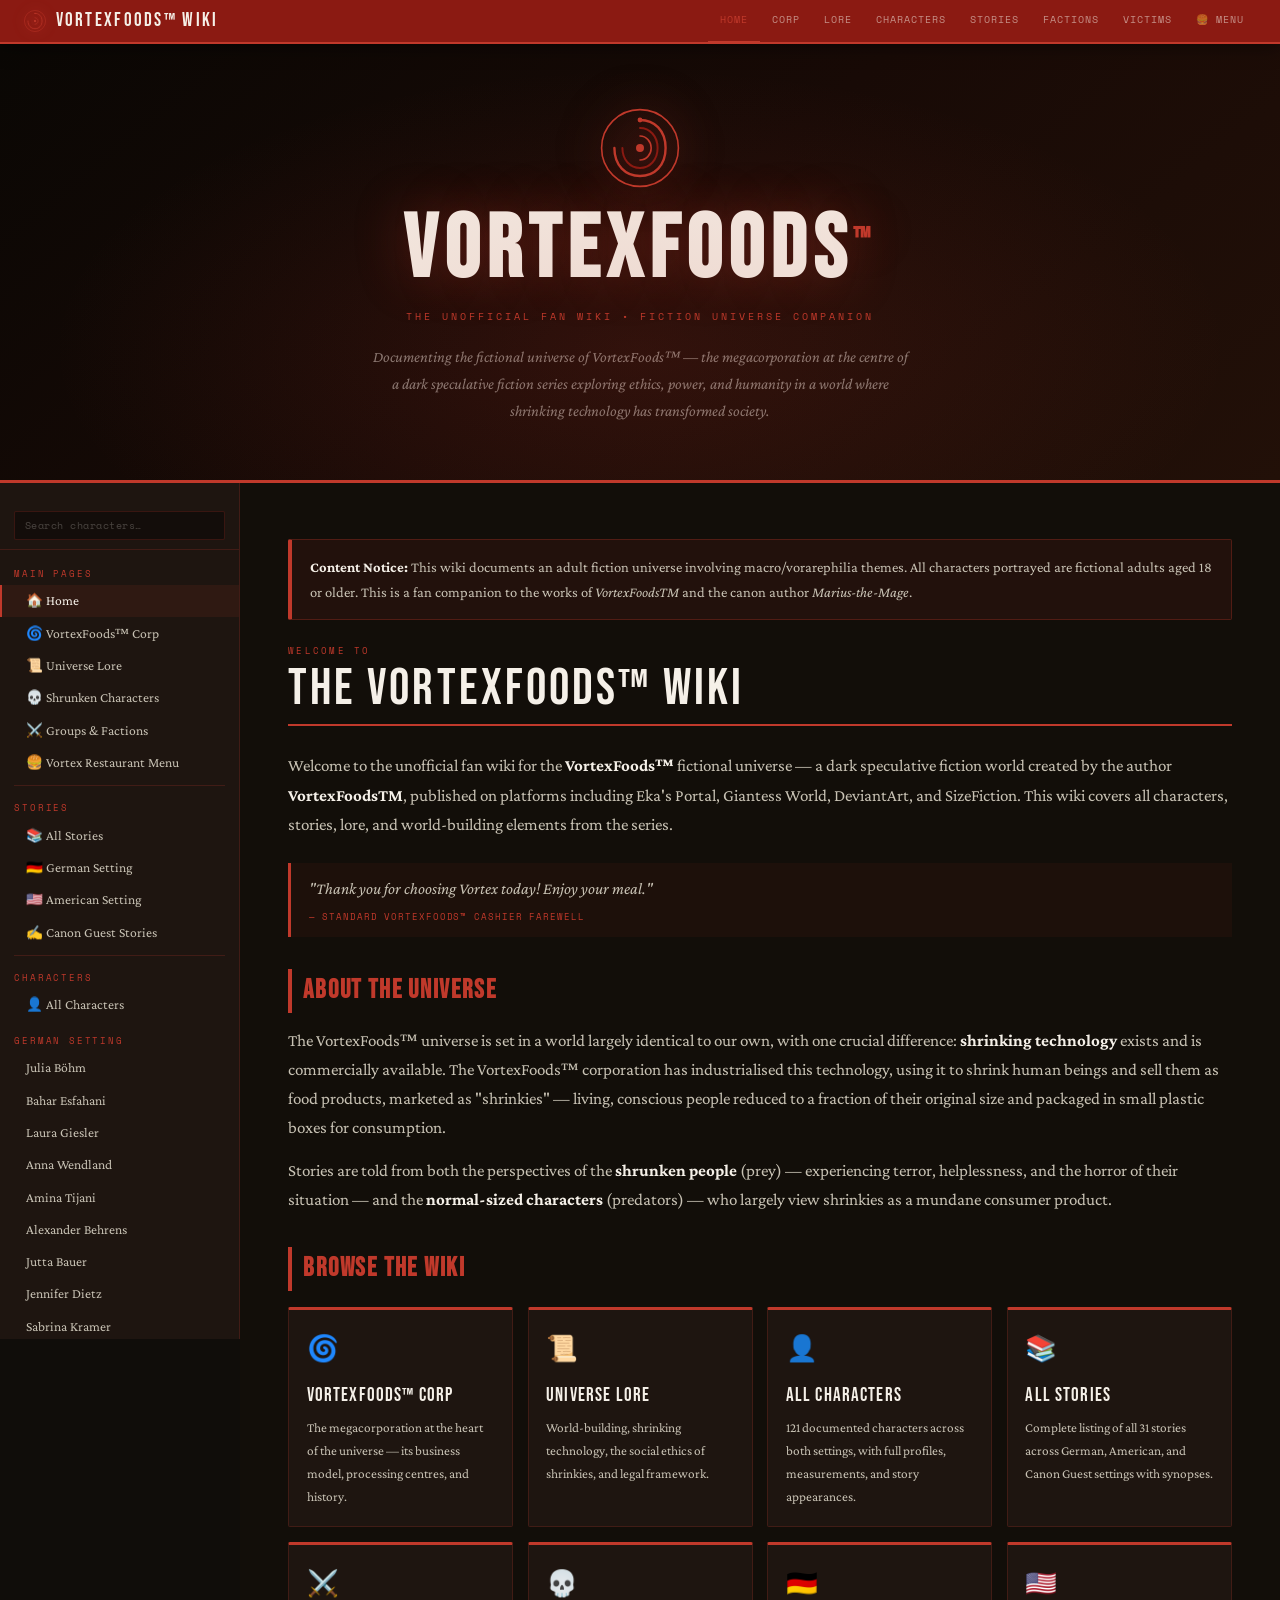
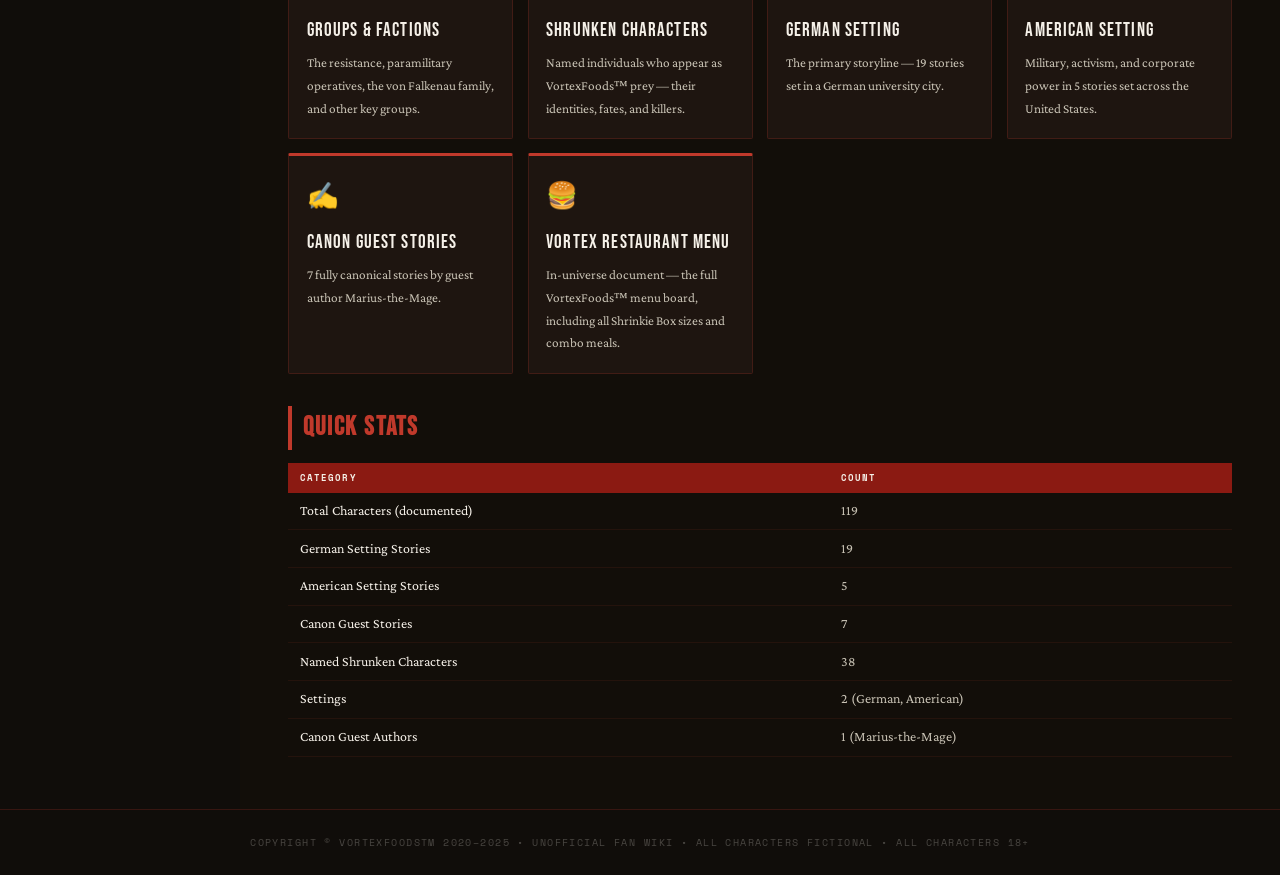
<file: index.html>
<!DOCTYPE html>
<html lang="en">
<head>
<meta charset="UTF-8">
<meta name="viewport" content="width=device-width, initial-scale=1.0">
<title>VortexFoods™ Wiki — Home</title>
<link rel="stylesheet" href="styles.css">
</head>
<body>

<div id="topbar"></div>

<div class="hero">
  <div class="hero-logo">
    <svg viewBox="0 0 100 100" fill="none" xmlns="http://www.w3.org/2000/svg">
      <circle cx="50" cy="50" r="48" stroke="#c0392b" stroke-width="2"/>
      <path d="M50 15 C68 15,82 28,82 50 C82 72,68 85,50 85 C32 85,18 72,18 50" stroke="#c0392b" stroke-width="3" fill="none" stroke-linecap="round"/>
      <path d="M50 25 C62 25,72 35,72 50 C72 65,62 75,50 75 C38 75,28 65,28 50" stroke="#8b1a12" stroke-width="2.5" fill="none" stroke-linecap="round"/>
      <path d="M50 35 C58 35,64 42,64 50 C64 58,58 65,50 65" stroke="#c0392b" stroke-width="2" fill="none" stroke-linecap="round"/>
      <circle cx="50" cy="50" r="5" fill="#c0392b"/>
      <circle cx="50" cy="15" r="3" fill="#c0392b"/>
    </svg>
  </div>
  <h1>VortexFoods<sup>™</sup></h1>
  <div class="hero-tag">The Unofficial Fan Wiki &bull; Fiction Universe Companion</div>
  <p class="hero-desc">Documenting the fictional universe of VortexFoods™ — the megacorporation at the centre of a dark speculative fiction series exploring ethics, power, and humanity in a world where shrinking technology has transformed society.</p>
</div>

<div class="wiki-layout">
  <nav id="sidebar"></nav>
  <main id="content" class="fade-in">

    <div class="callout">
      <strong>Content Notice:</strong> This wiki documents an adult fiction universe involving macro/vorarephilia themes. All characters portrayed are fictional adults aged 18 or older. This is a fan companion to the works of <em>VortexFoodsTM</em> and the canon author <em>Marius-the-Mage</em>.
    </div>

    <div class="page-eyebrow">Welcome to</div>
    <div class="page-title">The VortexFoods™ Wiki</div>

    <p>Welcome to the unofficial fan wiki for the <strong>VortexFoods™</strong> fictional universe — a dark speculative fiction world created by the author <strong>VortexFoodsTM</strong>, published on platforms including Eka's Portal, Giantess World, DeviantArt, and SizeFiction. This wiki covers all characters, stories, lore, and world-building elements from the series.</p>

    <div class="lore-quote">
      "Thank you for choosing Vortex today! Enjoy your meal."
      <cite>— Standard VortexFoods™ cashier farewell</cite>
    </div>

    <h2 class="sh">About the Universe</h2>
    <p>The VortexFoods™ universe is set in a world largely identical to our own, with one crucial difference: <strong>shrinking technology</strong> exists and is commercially available. The VortexFoods™ corporation has industrialised this technology, using it to shrink human beings and sell them as food products, marketed as "shrinkies" — living, conscious people reduced to a fraction of their original size and packaged in small plastic boxes for consumption.</p>
    <p>Stories are told from both the perspectives of the <strong>shrunken people</strong> (prey) — experiencing terror, helplessness, and the horror of their situation — and the <strong>normal-sized characters</strong> (predators) — who largely view shrinkies as a mundane consumer product.</p>

    <h2 class="sh">Browse the Wiki</h2>
    <div class="section-grid">
      <a class="section-card" href="corp.html">
        <span class="sc-icon">🌀</span>
        <div class="sc-card-title">VortexFoods™ Corp</div>
        <div class="sc-card-desc">The megacorporation at the heart of the universe — its business model, processing centres, and history.</div>
      </a>
      <a class="section-card" href="lore.html">
        <span class="sc-icon">📜</span>
        <div class="sc-card-title">Universe Lore</div>
        <div class="sc-card-desc">World-building, shrinking technology, the social ethics of shrinkies, and legal framework.</div>
      </a>
      <a class="section-card" href="characters.html">
        <span class="sc-icon">👤</span>
        <div class="sc-card-title">All Characters</div>
        <div class="sc-card-desc">121 documented characters across both settings, with full profiles, measurements, and story appearances.</div>
      </a>
      <a class="section-card" href="stories.html">
        <span class="sc-icon">📚</span>
        <div class="sc-card-title">All Stories</div>
        <div class="sc-card-desc">Complete listing of all 31 stories across German, American, and Canon Guest settings with synopses.</div>
      </a>
      <a class="section-card" href="factions.html">
        <span class="sc-icon">⚔️</span>
        <div class="sc-card-title">Groups & Factions</div>
        <div class="sc-card-desc">The resistance, paramilitary operatives, the von Falkenau family, and other key groups.</div>
      </a>
      <a class="section-card" href="shrunken.html">
        <span class="sc-icon">💀</span>
        <div class="sc-card-title">Shrunken Characters</div>
        <div class="sc-card-desc">Named individuals who appear as VortexFoods™ prey — their identities, fates, and killers.</div>
      </a>
      <a class="section-card" href="german.html">
        <span class="sc-icon">🇩🇪</span>
        <div class="sc-card-title">German Setting</div>
        <div class="sc-card-desc">The primary storyline — 19 stories set in a German university city.</div>
      </a>
      <a class="section-card" href="american.html">
        <span class="sc-icon">🇺🇸</span>
        <div class="sc-card-title">American Setting</div>
        <div class="sc-card-desc">Military, activism, and corporate power in 5 stories set across the United States.</div>
      </a>
      <a class="section-card" href="canon.html">
        <span class="sc-icon">✍️</span>
        <div class="sc-card-title">Canon Guest Stories</div>
        <div class="sc-card-desc">7 fully canonical stories by guest author Marius-the-Mage.</div>
      </a>
      <a class="section-card" href="menu.html">
        <span class="sc-icon">🍔</span>
        <div class="sc-card-title">Vortex Restaurant Menu</div>
        <div class="sc-card-desc">In-universe document — the full VortexFoods™ menu board, including all Shrinkie Box sizes and combo meals.</div>
      </a>
    </div>

    <h2 class="sh">Quick Stats</h2>
    <table class="wiki-table">
      <thead><tr><th>Category</th><th>Count</th></tr></thead>
      <tbody>
        <tr><td>Total Characters (documented)</td><td>119</td></tr>
        <tr><td>German Setting Stories</td><td>19</td></tr>
        <tr><td>American Setting Stories</td><td>5</td></tr>
        <tr><td>Canon Guest Stories</td><td>7</td></tr>
        <tr><td>Named Shrunken Characters</td><td>38</td></tr>
        <tr><td>Settings</td><td>2 (German, American)</td></tr>
        <tr><td>Canon Guest Authors</td><td>1 (Marius-the-Mage)</td></tr>
      </tbody>
    </table>

  </main>
</div>

<footer>COPYRIGHT © VORTEXFOODSTM 2020–2025 &bull; UNOFFICIAL FAN WIKI &bull; ALL CHARACTERS FICTIONAL &bull; ALL CHARACTERS 18+</footer>

<script src="data.js"></script>
<script>renderNav('index.html');</script>
</body>
</html>
</file>
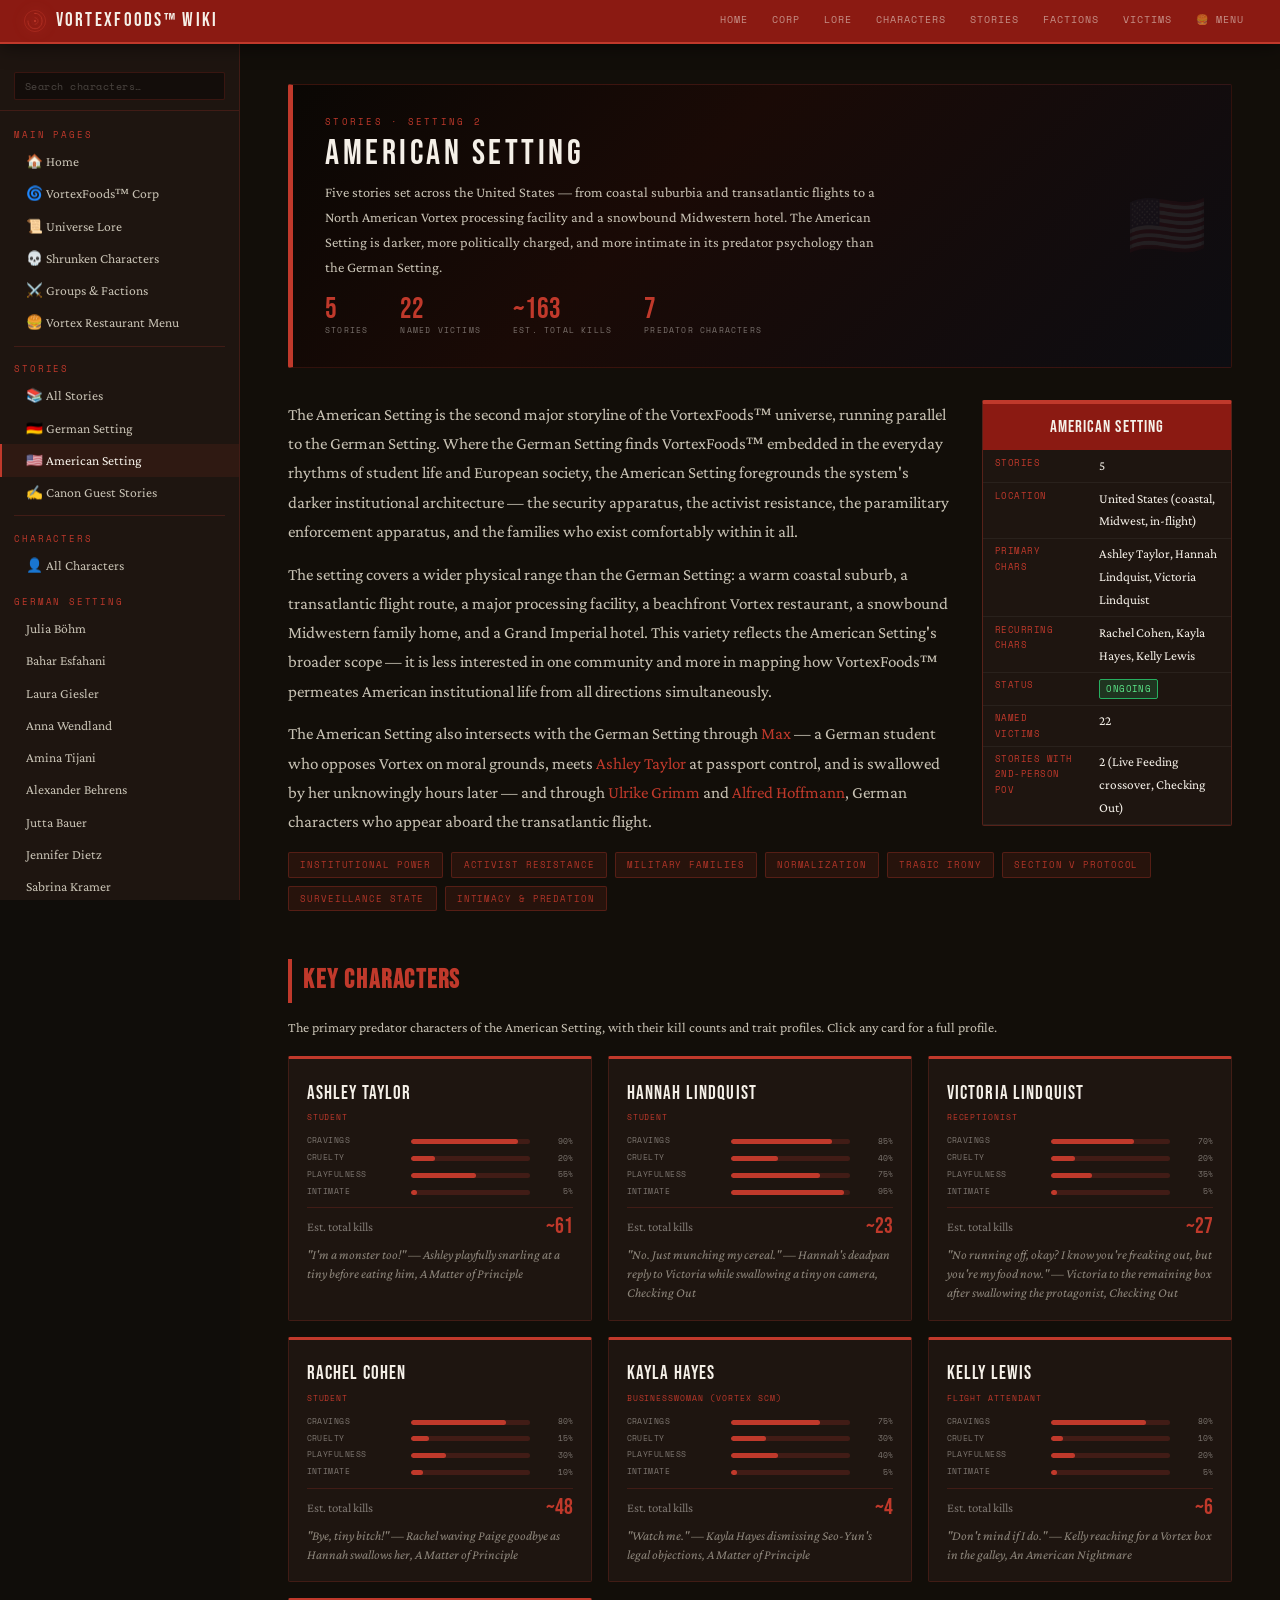
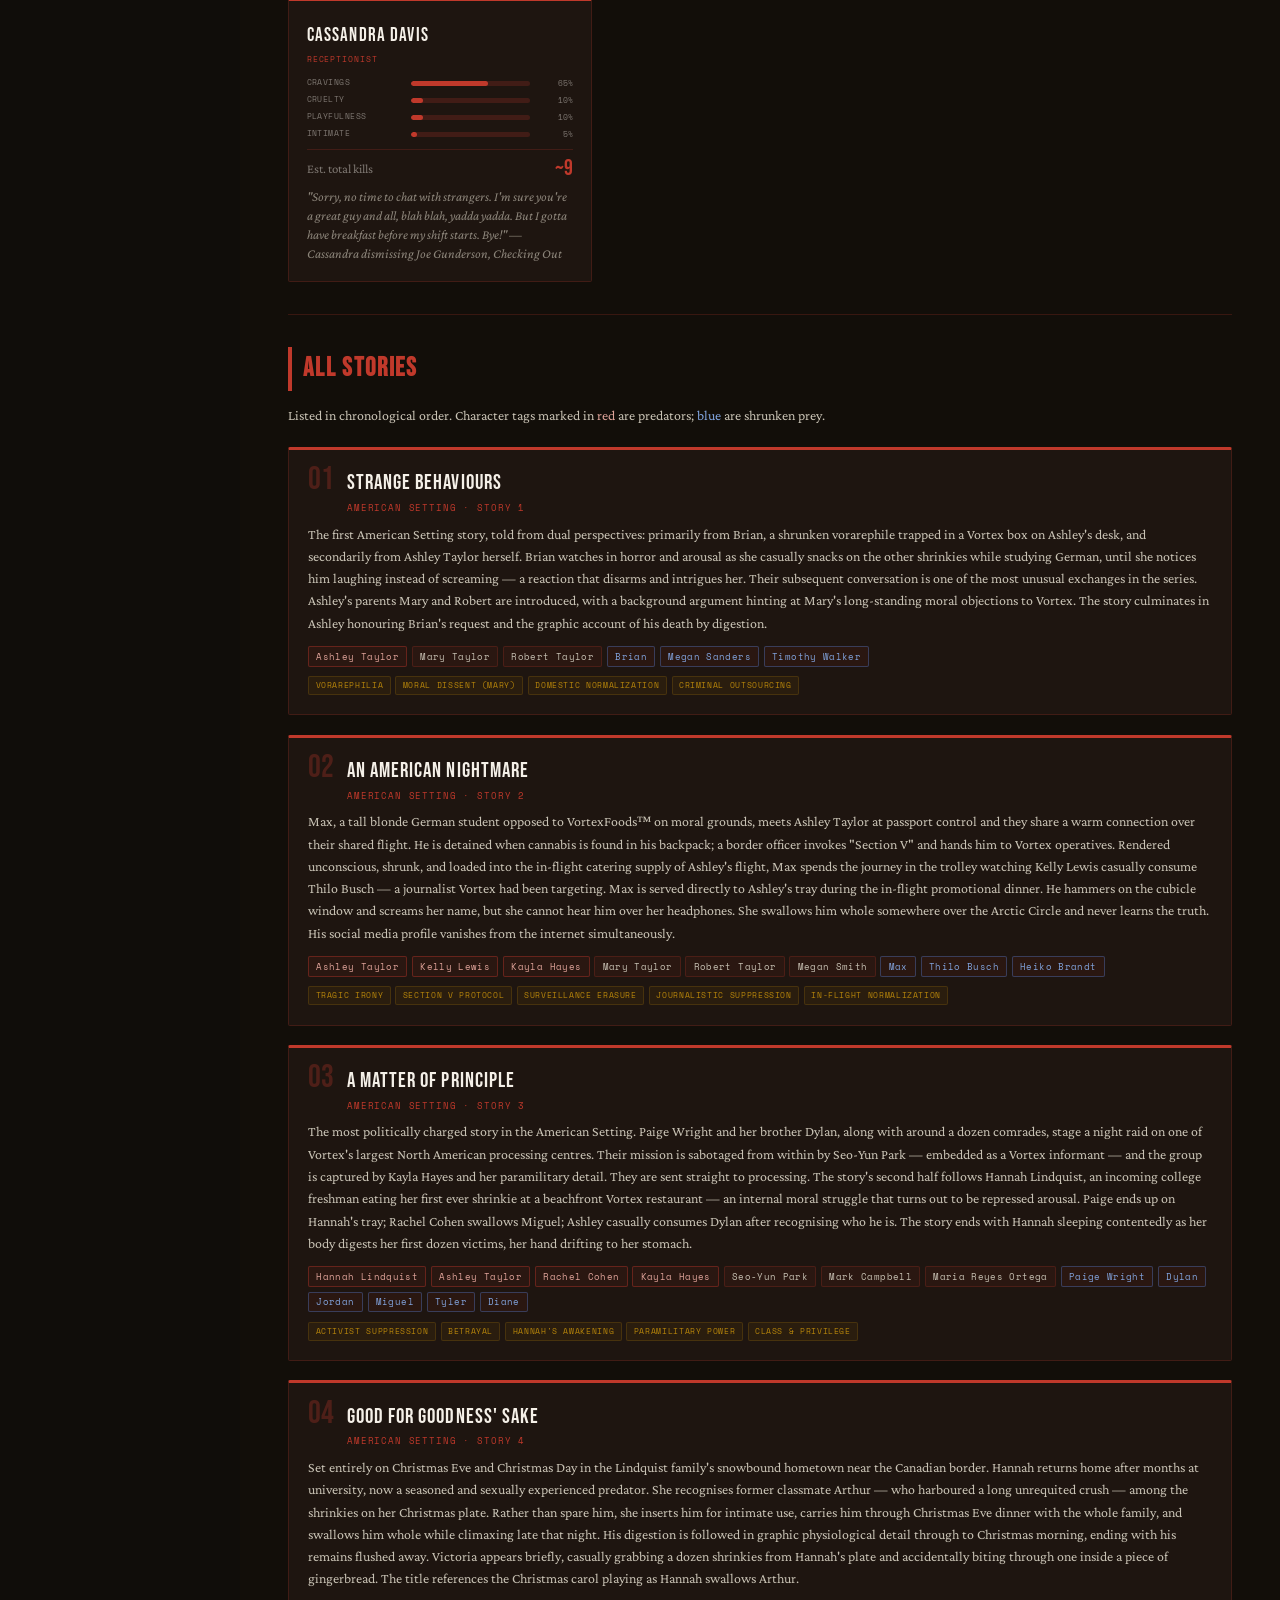
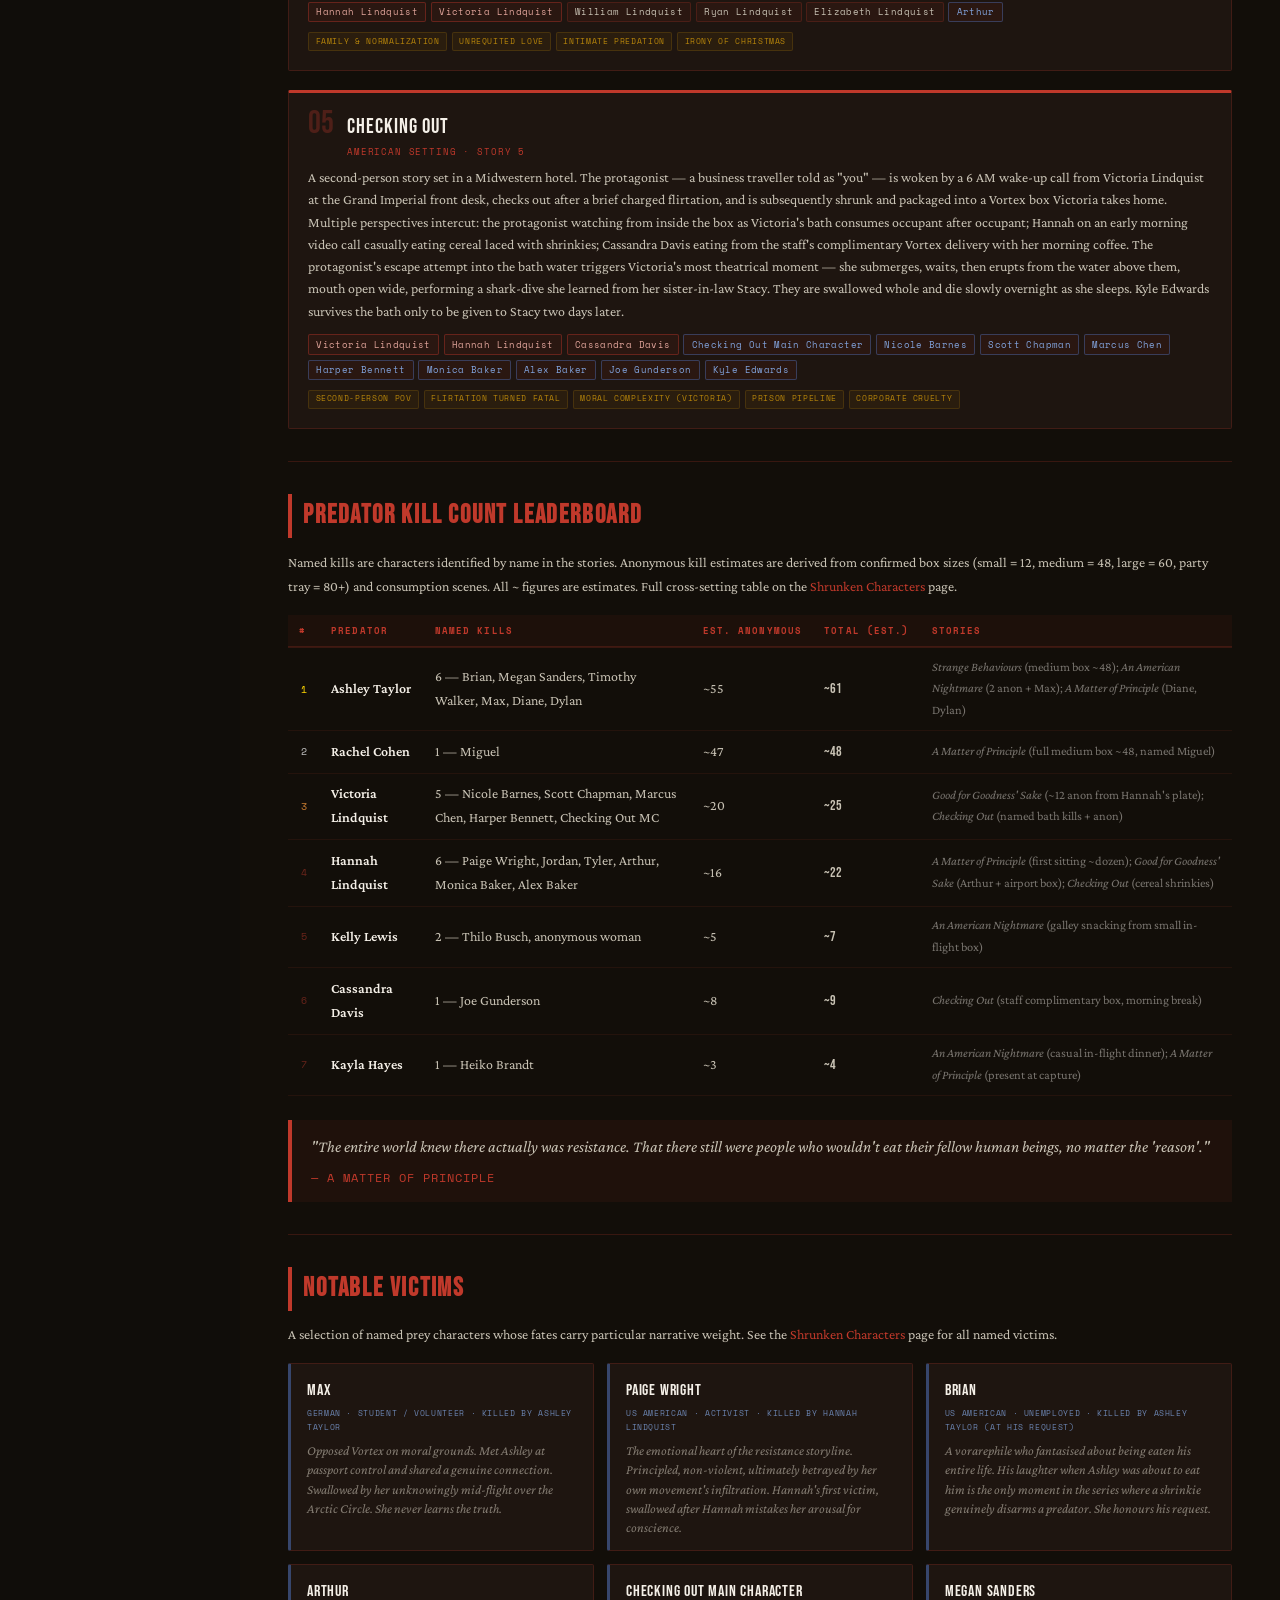
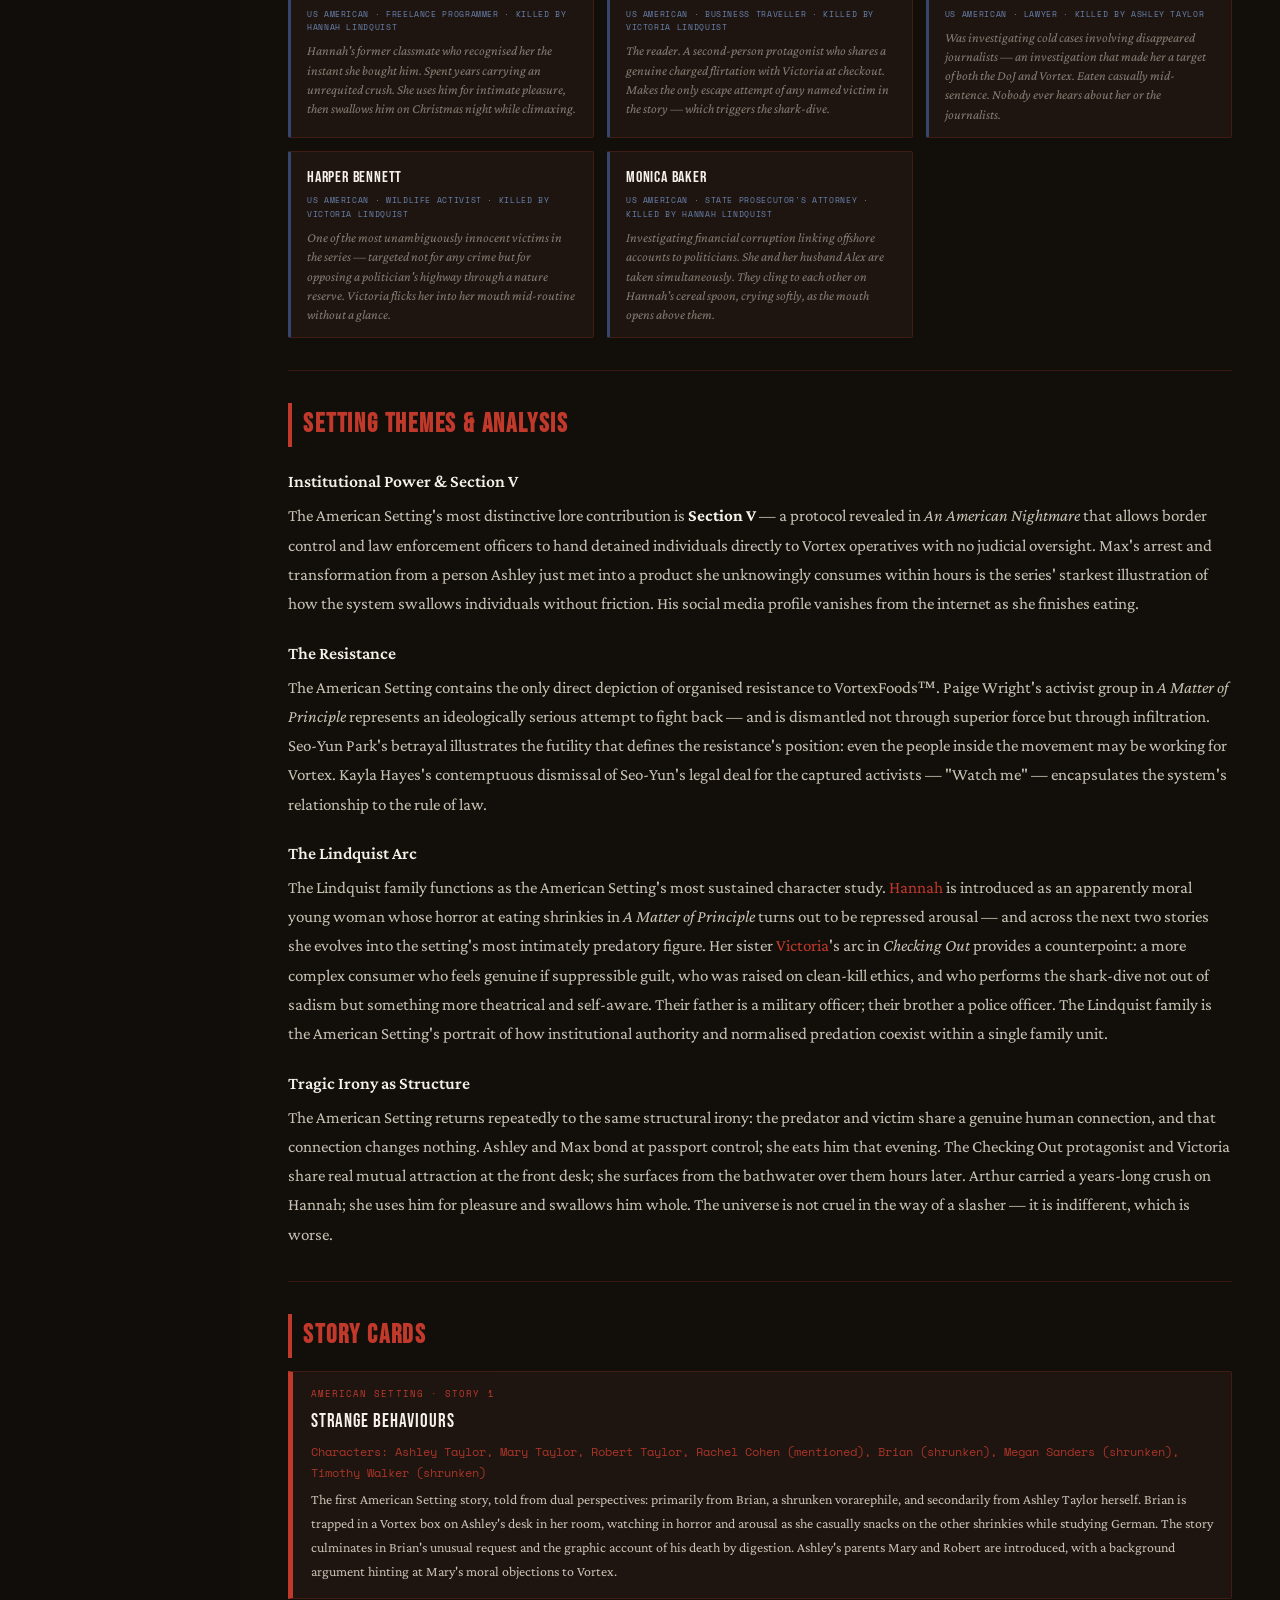
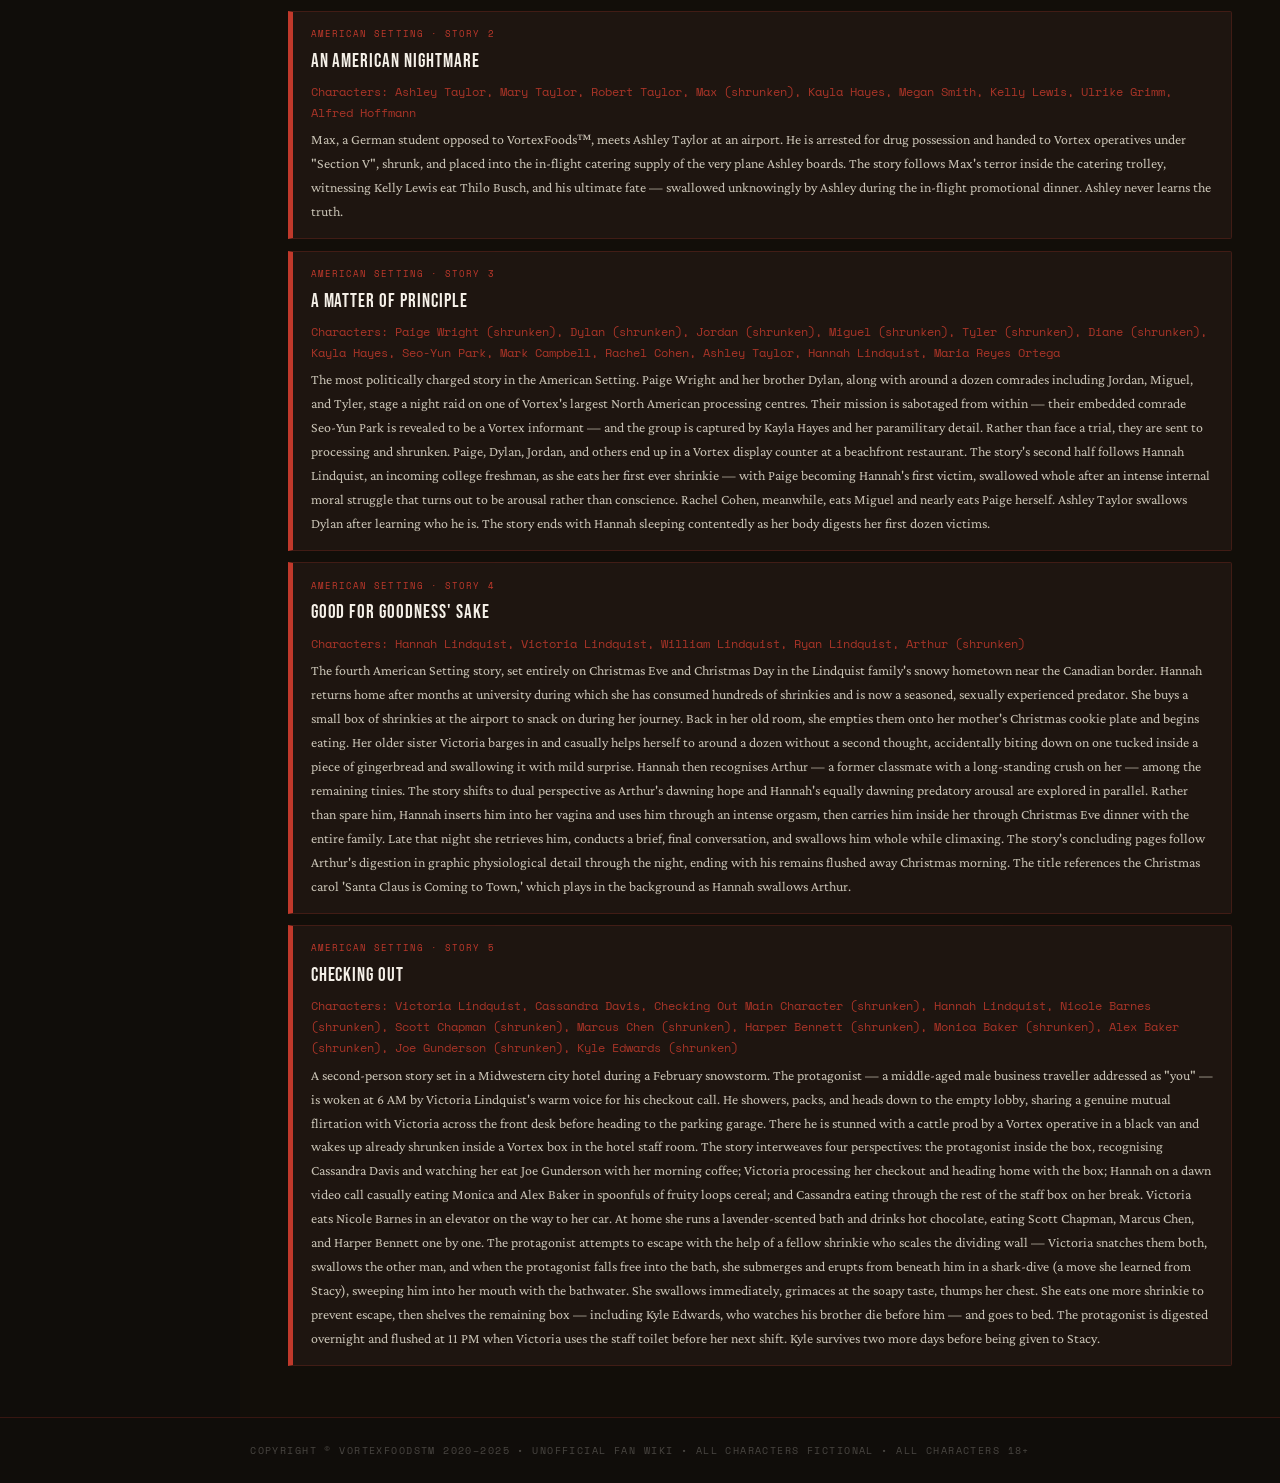
<file: american.html>
<!DOCTYPE html>
<html lang="en">
<head>
<meta charset="UTF-8">
<meta name="viewport" content="width=device-width, initial-scale=1.0">
<title>American Setting — VortexFoods™ Wiki</title>
<link rel="stylesheet" href="styles.css">
<style>

/* ── BANNER ── */
.am-banner {
  background: linear-gradient(135deg, #0a0704 0%, #1a0a06 40%, #0d0d12 100%);
  border: 1px solid var(--border);
  border-left: 5px solid var(--red);
  border-radius: 2px;
  padding: 1.8rem 2rem;
  margin-bottom: 2rem;
  position: relative;
  overflow: hidden;
}

.am-banner::before {
  content: '🇺🇸';
  position: absolute;
  right: 1.5rem;
  top: 50%;
  transform: translateY(-50%);
  font-size: 4rem;
  opacity: 0.08;
  pointer-events: none;
}

.am-banner-label {
  font-family: 'Space Mono', monospace;
  font-size: 9px;
  letter-spacing: 0.25em;
  text-transform: uppercase;
  color: var(--red);
  margin-bottom: 0.4rem;
}

.am-banner-title {
  font-family: 'Bebas Neue', sans-serif;
  font-size: 2.2rem;
  letter-spacing: 0.1em;
  color: var(--cream);
  line-height: 1;
  margin-bottom: 0.6rem;
}

.am-banner-stats {
  display: flex;
  gap: 2rem;
  flex-wrap: wrap;
  margin-top: 1rem;
}

.am-stat {
  display: flex;
  flex-direction: column;
}

.am-stat-val {
  font-family: 'Bebas Neue', sans-serif;
  font-size: 1.8rem;
  color: var(--red);
  line-height: 1;
}

.am-stat-label {
  font-family: 'Space Mono', monospace;
  font-size: 8px;
  letter-spacing: 0.15em;
  text-transform: uppercase;
  color: var(--muted);
}

/* ── THEME PILLS ── */
.theme-row {
  display: flex;
  flex-wrap: wrap;
  gap: 0.5rem;
  margin: 1rem 0;
}

.theme-pill {
  background: rgba(192,57,43,0.12);
  border: 1px solid rgba(192,57,43,0.3);
  border-radius: 2px;
  padding: 0.25rem 0.7rem;
  font-family: 'Space Mono', monospace;
  font-size: 9px;
  letter-spacing: 0.1em;
  text-transform: uppercase;
  color: rgba(192,57,43,0.9);
}

/* ── STORY SPOTLIGHT CARDS ── */
.story-spotlight {
  background: var(--mid);
  border: 1px solid var(--border);
  border-top: 3px solid var(--red);
  border-radius: 2px;
  margin-bottom: 1.2rem;
  overflow: hidden;
  transition: all var(--t);
}

.story-spotlight:hover {
  border-color: rgba(192,57,43,0.5);
  box-shadow: 0 4px 20px rgba(192,57,43,0.12);
}

.story-spotlight-head {
  display: flex;
  align-items: baseline;
  gap: 0.8rem;
  padding: 0.9rem 1.2rem 0.5rem;
}

.story-number {
  font-family: 'Bebas Neue', sans-serif;
  font-size: 2rem;
  color: rgba(192,57,43,0.3);
  line-height: 1;
  flex-shrink: 0;
}

.story-spotlight-title {
  font-family: 'Bebas Neue', sans-serif;
  font-size: 1.3rem;
  letter-spacing: 0.05em;
  color: var(--cream);
}

.story-spotlight-body {
  padding: 0 1.2rem 1.2rem;
}

.story-spotlight-desc {
  font-size: 0.87rem;
  color: var(--faint);
  margin-bottom: 0.7rem;
  line-height: 1.6;
}

.story-chars-row {
  display: flex;
  flex-wrap: wrap;
  gap: 0.3rem;
  margin-top: 0.5rem;
}

.story-char-tag {
  background: rgba(192,57,43,0.08);
  border: 1px solid var(--border);
  border-radius: 2px;
  padding: 0.1rem 0.45rem;
  font-family: 'Space Mono', monospace;
  font-size: 9px;
  letter-spacing: 0.04em;
  color: var(--faint);
}

.story-char-tag.pred { border-color: rgba(192,57,43,0.4); color: rgba(245,180,170,0.9); }
.story-char-tag.prey { border-color: rgba(80,120,200,0.4); color: rgba(140,180,245,0.9); }

.story-themes-mini {
  display: flex;
  flex-wrap: wrap;
  gap: 0.3rem;
  margin-top: 0.6rem;
}

.story-theme-tag {
  font-family: 'Space Mono', monospace;
  font-size: 8px;
  letter-spacing: 0.08em;
  text-transform: uppercase;
  color: var(--gold);
  background: rgba(184,134,11,0.08);
  border: 1px solid rgba(184,134,11,0.2);
  padding: 0.1rem 0.4rem;
  border-radius: 2px;
}

/* ── PREDATOR PROFILE CARDS ── */
.pred-cards {
  display: grid;
  grid-template-columns: repeat(auto-fill, minmax(280px, 1fr));
  gap: 1rem;
  margin-bottom: 1.5rem;
}

.pred-card {
  background: var(--mid);
  border: 1px solid var(--border);
  border-top: 3px solid var(--red);
  border-radius: 2px;
  padding: 1.1rem;
  transition: all var(--t);
  text-decoration: none;
  display: block;
  color: inherit;
}

.pred-card:hover {
  background: rgba(192,57,43,0.07);
  border-color: rgba(192,57,43,0.45);
  transform: translateY(-2px);
  box-shadow: 0 6px 20px rgba(192,57,43,0.15);
}

.pred-card-name {
  font-family: 'Bebas Neue', sans-serif;
  font-size: 1.2rem;
  letter-spacing: 0.06em;
  color: var(--cream);
  margin-bottom: 0.1rem;
}

.pred-card-role {
  font-family: 'Space Mono', monospace;
  font-size: 8px;
  letter-spacing: 0.12em;
  text-transform: uppercase;
  color: var(--red);
  margin-bottom: 0.6rem;
}

.pred-card-stat-row {
  display: flex;
  justify-content: space-between;
  align-items: center;
  font-size: 0.82rem;
  color: var(--faint);
  border-top: 1px solid var(--border);
  padding-top: 0.5rem;
  margin-top: 0.5rem;
}

.pred-card-kill {
  font-family: 'Bebas Neue', sans-serif;
  font-size: 1.4rem;
  color: var(--red);
  line-height: 1;
}

.pred-card-desc {
  font-size: 0.82rem;
  color: rgba(200,194,180,0.65);
  line-height: 1.45;
  margin-top: 0.4rem;
  font-style: italic;
}

/* ── MINI STAT BARS ── */
.mini-bar-row {
  margin: 0.2rem 0;
  display: flex;
  align-items: center;
  gap: 0.5rem;
  font-size: 0.75rem;
}

.mini-bar-label {
  font-family: 'Space Mono', monospace;
  font-size: 7.5px;
  letter-spacing: 0.06em;
  text-transform: uppercase;
  color: var(--muted);
  width: 6rem;
  flex-shrink: 0;
}

.mini-bar-track {
  flex: 1;
  height: 5px;
  background: var(--border);
  border-radius: 3px;
  overflow: hidden;
}

.mini-bar-fill {
  height: 100%;
  background: var(--red);
  border-radius: 3px;
}

.mini-bar-val {
  font-family: 'Space Mono', monospace;
  font-size: 8px;
  color: var(--muted);
  width: 2.2rem;
  text-align: right;
  flex-shrink: 0;
}

/* ── LEADERBOARD ── */
.leaderboard {
  width: 100%;
  border-collapse: collapse;
  margin-bottom: 1.5rem;
}

.leaderboard th {
  font-family: 'Space Mono', monospace;
  font-size: 9px;
  letter-spacing: 0.12em;
  text-transform: uppercase;
  color: var(--red);
  padding: 0.5rem 0.7rem;
  text-align: left;
  border-bottom: 2px solid var(--border);
  background: rgba(192,57,43,0.06);
}

.leaderboard td {
  padding: 0.55rem 0.7rem;
  border-bottom: 1px solid rgba(192,57,43,0.1);
  font-size: 0.87rem;
  color: var(--faint);
  vertical-align: middle;
}

.leaderboard tr:hover td {
  background: rgba(192,57,43,0.04);
}

.leaderboard td:first-child {
  font-family: 'Space Mono', monospace;
  font-size: 10px;
  color: rgba(192,57,43,0.5);
  width: 2rem;
  text-align: center;
}

.leaderboard .rank-1 td:first-child { color: #ffd700; }
.leaderboard .rank-2 td:first-child { color: #c0c0c0; }
.leaderboard .rank-3 td:first-child { color: #cd7f32; }

.lb-total {
  font-family: 'Bebas Neue', sans-serif;
  font-size: 1.1rem;
  color: var(--red);
}

.lb-named {
  color: var(--cream);
  font-size: 0.82rem;
}

/* ── VICTIM SPOTLIGHT ── */
.notable-victim-grid {
  display: grid;
  grid-template-columns: repeat(auto-fill, minmax(260px, 1fr));
  gap: 0.8rem;
  margin-bottom: 1.5rem;
}

.notable-victim {
  background: var(--mid);
  border: 1px solid var(--border);
  border-left: 3px solid rgba(80,120,200,0.5);
  border-radius: 2px;
  padding: 0.8rem 1rem;
  font-size: 0.83rem;
}

.notable-victim-name {
  font-family: 'Bebas Neue', sans-serif;
  font-size: 1rem;
  letter-spacing: 0.05em;
  color: var(--cream);
  margin-bottom: 0.15rem;
}

.notable-victim-meta {
  font-family: 'Space Mono', monospace;
  font-size: 8px;
  letter-spacing: 0.08em;
  text-transform: uppercase;
  color: rgba(140,180,245,0.7);
  margin-bottom: 0.4rem;
}

.notable-victim-desc {
  color: rgba(200,194,180,0.6);
  font-style: italic;
  line-height: 1.45;
}

/* ── DIVIDER ── */
.am-divider {
  border: none;
  border-top: 1px solid var(--border);
  margin: 2rem 0;
}

/* ── LORE QUOTE override ── */
.lore-quote {
  border-left: 4px solid var(--red);
  padding: 0.8rem 1.2rem;
  background: rgba(192,57,43,0.07);
  margin: 1.5rem 0;
  font-style: italic;
  color: var(--faint);
}

.lore-quote cite {
  display: block;
  margin-top: 0.4rem;
  font-size: 0.78rem;
  font-family: 'Space Mono', monospace;
  letter-spacing: 0.08em;
  color: var(--red);
  font-style: normal;
}

</style>
</head>
<body>

<div id="topbar"></div>

<div class="wiki-layout">
  <nav id="sidebar"></nav>
  <main id="content" class="fade-in">

    <!-- BANNER -->
    <div class="am-banner">
      <div class="am-banner-label">Stories · Setting 2</div>
      <div class="am-banner-title">American Setting</div>
      <p style="color:var(--faint);font-size:0.9rem;max-width:560px;">Five stories set across the United States — from coastal suburbia and transatlantic flights to a North American Vortex processing facility and a snowbound Midwestern hotel. The American Setting is darker, more politically charged, and more intimate in its predator psychology than the German Setting.</p>
      <div class="am-banner-stats">
        <div class="am-stat"><span class="am-stat-val">5</span><span class="am-stat-label">Stories</span></div>
        <div class="am-stat"><span class="am-stat-val">22</span><span class="am-stat-label">Named Victims</span></div>
        <div class="am-stat"><span class="am-stat-val">~163</span><span class="am-stat-label">Est. Total Kills</span></div>
        <div class="am-stat"><span class="am-stat-val">7</span><span class="am-stat-label">Predator Characters</span></div>
      </div>
    </div>

    <!-- INFOBOX + OVERVIEW -->
    <div class="clearfix">
      <div class="infobox">
        <div class="infobox-title">American Setting</div>
        <table>
          <tr><td>Stories</td><td>5</td></tr>
          <tr><td>Location</td><td>United States (coastal, Midwest, in-flight)</td></tr>
          <tr><td>Primary chars</td><td>Ashley Taylor, Hannah Lindquist, Victoria Lindquist</td></tr>
          <tr><td>Recurring chars</td><td>Rachel Cohen, Kayla Hayes, Kelly Lewis</td></tr>
          <tr><td>Status</td><td><span class="badge b-alive">Ongoing</span></td></tr>
          <tr><td>Named victims</td><td>22</td></tr>
          <tr><td>Stories with 2nd-person POV</td><td>2 (Live Feeding crossover, Checking Out)</td></tr>
        </table>
      </div>

      <p>The American Setting is the second major storyline of the VortexFoods™ universe, running parallel to the German Setting. Where the German Setting finds VortexFoods™ embedded in the everyday rhythms of student life and European society, the American Setting foregrounds the system's darker institutional architecture — the security apparatus, the activist resistance, the paramilitary enforcement apparatus, and the families who exist comfortably within it all.</p>

      <p>The setting covers a wider physical range than the German Setting: a warm coastal suburb, a transatlantic flight route, a major processing facility, a beachfront Vortex restaurant, a snowbound Midwestern family home, and a Grand Imperial hotel. This variety reflects the American Setting's broader scope — it is less interested in one community and more in mapping how VortexFoods™ permeates American institutional life from all directions simultaneously.</p>

      <p>The American Setting also intersects with the German Setting through <a href="characters.html#max">Max</a> — a German student who opposes Vortex on moral grounds, meets <a href="characters.html#ashley-taylor">Ashley Taylor</a> at passport control, and is swallowed by her unknowingly hours later — and through <a href="characters.html#ulrike-grimm">Ulrike Grimm</a> and <a href="characters.html#alfred-hoffmann">Alfred Hoffmann</a>, German characters who appear aboard the transatlantic flight.</p>

      <div class="theme-row">
        <span class="theme-pill">Institutional Power</span>
        <span class="theme-pill">Activist Resistance</span>
        <span class="theme-pill">Military Families</span>
        <span class="theme-pill">Normalization</span>
        <span class="theme-pill">Tragic Irony</span>
        <span class="theme-pill">Section V Protocol</span>
        <span class="theme-pill">Surveillance State</span>
        <span class="theme-pill">Intimacy & Predation</span>
      </div>
    </div>

    <!-- KEY CHARACTERS -->
    <h2 class="sh">Key Characters</h2>
    <p style="font-size:0.87rem;color:var(--faint);margin-bottom:1rem;">The primary predator characters of the American Setting, with their kill counts and trait profiles. Click any card for a full profile.</p>
    <div class="pred-cards" id="key-chars"></div>

    <hr class="am-divider">

    <!-- STORIES -->
    <h2 class="sh">All Stories</h2>
    <p style="font-size:0.87rem;color:var(--faint);margin-bottom:1.2rem;">Listed in chronological order. Character tags marked in <span style="color:rgba(245,180,170,0.9);">red</span> are predators; <span style="color:rgba(140,180,245,0.9);">blue</span> are shrunken prey.</p>

    <div class="story-spotlight">
      <div class="story-spotlight-head">
        <span class="story-number">01</span>
        <div>
          <div class="story-spotlight-title">Strange Behaviours</div>
          <div style="font-family:'Space Mono',monospace;font-size:8.5px;letter-spacing:0.1em;color:var(--red);">AMERICAN SETTING · STORY 1</div>
        </div>
      </div>
      <div class="story-spotlight-body">
        <p class="story-spotlight-desc">The first American Setting story, told from dual perspectives: primarily from Brian, a shrunken vorarephile trapped in a Vortex box on Ashley's desk, and secondarily from Ashley Taylor herself. Brian watches in horror and arousal as she casually snacks on the other shrinkies while studying German, until she notices him laughing instead of screaming — a reaction that disarms and intrigues her. Their subsequent conversation is one of the most unusual exchanges in the series. Ashley's parents Mary and Robert are introduced, with a background argument hinting at Mary's long-standing moral objections to Vortex. The story culminates in Ashley honouring Brian's request and the graphic account of his death by digestion.</p>
        <div class="story-chars-row">
          <span class="story-char-tag pred">Ashley Taylor</span>
          <span class="story-char-tag">Mary Taylor</span>
          <span class="story-char-tag">Robert Taylor</span>
          <span class="story-char-tag prey">Brian</span>
          <span class="story-char-tag prey">Megan Sanders</span>
          <span class="story-char-tag prey">Timothy Walker</span>
        </div>
        <div class="story-themes-mini">
          <span class="story-theme-tag">Vorarephilia</span>
          <span class="story-theme-tag">Moral Dissent (Mary)</span>
          <span class="story-theme-tag">Domestic Normalization</span>
          <span class="story-theme-tag">Criminal Outsourcing</span>
        </div>
      </div>
    </div>

    <div class="story-spotlight">
      <div class="story-spotlight-head">
        <span class="story-number">02</span>
        <div>
          <div class="story-spotlight-title">An American Nightmare</div>
          <div style="font-family:'Space Mono',monospace;font-size:8.5px;letter-spacing:0.1em;color:var(--red);">AMERICAN SETTING · STORY 2</div>
        </div>
      </div>
      <div class="story-spotlight-body">
        <p class="story-spotlight-desc">Max, a tall blonde German student opposed to VortexFoods™ on moral grounds, meets Ashley Taylor at passport control and they share a warm connection over their shared flight. He is detained when cannabis is found in his backpack; a border officer invokes "Section V" and hands him to Vortex operatives. Rendered unconscious, shrunk, and loaded into the in-flight catering supply of Ashley's flight, Max spends the journey in the trolley watching Kelly Lewis casually consume Thilo Busch — a journalist Vortex had been targeting. Max is served directly to Ashley's tray during the in-flight promotional dinner. He hammers on the cubicle window and screams her name, but she cannot hear him over her headphones. She swallows him whole somewhere over the Arctic Circle and never learns the truth. His social media profile vanishes from the internet simultaneously.</p>
        <div class="story-chars-row">
          <span class="story-char-tag pred">Ashley Taylor</span>
          <span class="story-char-tag pred">Kelly Lewis</span>
          <span class="story-char-tag pred">Kayla Hayes</span>
          <span class="story-char-tag">Mary Taylor</span>
          <span class="story-char-tag">Robert Taylor</span>
          <span class="story-char-tag">Megan Smith</span>
          <span class="story-char-tag prey">Max</span>
          <span class="story-char-tag prey">Thilo Busch</span>
          <span class="story-char-tag prey">Heiko Brandt</span>
        </div>
        <div class="story-themes-mini">
          <span class="story-theme-tag">Tragic Irony</span>
          <span class="story-theme-tag">Section V Protocol</span>
          <span class="story-theme-tag">Surveillance Erasure</span>
          <span class="story-theme-tag">Journalistic Suppression</span>
          <span class="story-theme-tag">In-Flight Normalization</span>
        </div>
      </div>
    </div>

    <div class="story-spotlight">
      <div class="story-spotlight-head">
        <span class="story-number">03</span>
        <div>
          <div class="story-spotlight-title">A Matter of Principle</div>
          <div style="font-family:'Space Mono',monospace;font-size:8.5px;letter-spacing:0.1em;color:var(--red);">AMERICAN SETTING · STORY 3</div>
        </div>
      </div>
      <div class="story-spotlight-body">
        <p class="story-spotlight-desc">The most politically charged story in the American Setting. Paige Wright and her brother Dylan, along with around a dozen comrades, stage a night raid on one of Vortex's largest North American processing centres. Their mission is sabotaged from within by Seo-Yun Park — embedded as a Vortex informant — and the group is captured by Kayla Hayes and her paramilitary detail. They are sent straight to processing. The story's second half follows Hannah Lindquist, an incoming college freshman eating her first ever shrinkie at a beachfront Vortex restaurant — an internal moral struggle that turns out to be repressed arousal. Paige ends up on Hannah's tray; Rachel Cohen swallows Miguel; Ashley casually consumes Dylan after recognising who he is. The story ends with Hannah sleeping contentedly as her body digests her first dozen victims, her hand drifting to her stomach.</p>
        <div class="story-chars-row">
          <span class="story-char-tag pred">Hannah Lindquist</span>
          <span class="story-char-tag pred">Ashley Taylor</span>
          <span class="story-char-tag pred">Rachel Cohen</span>
          <span class="story-char-tag pred">Kayla Hayes</span>
          <span class="story-char-tag">Seo-Yun Park</span>
          <span class="story-char-tag">Mark Campbell</span>
          <span class="story-char-tag">Maria Reyes Ortega</span>
          <span class="story-char-tag prey">Paige Wright</span>
          <span class="story-char-tag prey">Dylan</span>
          <span class="story-char-tag prey">Jordan</span>
          <span class="story-char-tag prey">Miguel</span>
          <span class="story-char-tag prey">Tyler</span>
          <span class="story-char-tag prey">Diane</span>
        </div>
        <div class="story-themes-mini">
          <span class="story-theme-tag">Activist Suppression</span>
          <span class="story-theme-tag">Betrayal</span>
          <span class="story-theme-tag">Hannah's Awakening</span>
          <span class="story-theme-tag">Paramilitary Power</span>
          <span class="story-theme-tag">Class & Privilege</span>
        </div>
      </div>
    </div>

    <div class="story-spotlight">
      <div class="story-spotlight-head">
        <span class="story-number">04</span>
        <div>
          <div class="story-spotlight-title">Good for Goodness' Sake</div>
          <div style="font-family:'Space Mono',monospace;font-size:8.5px;letter-spacing:0.1em;color:var(--red);">AMERICAN SETTING · STORY 4</div>
        </div>
      </div>
      <div class="story-spotlight-body">
        <p class="story-spotlight-desc">Set entirely on Christmas Eve and Christmas Day in the Lindquist family's snowbound hometown near the Canadian border. Hannah returns home after months at university, now a seasoned and sexually experienced predator. She recognises former classmate Arthur — who harboured a long unrequited crush — among the shrinkies on her Christmas plate. Rather than spare him, she inserts him for intimate use, carries him through Christmas Eve dinner with the whole family, and swallows him whole while climaxing late that night. His digestion is followed in graphic physiological detail through to Christmas morning, ending with his remains flushed away. Victoria appears briefly, casually grabbing a dozen shrinkies from Hannah's plate and accidentally biting through one inside a piece of gingerbread. The title references the Christmas carol playing as Hannah swallows Arthur.</p>
        <div class="story-chars-row">
          <span class="story-char-tag pred">Hannah Lindquist</span>
          <span class="story-char-tag pred">Victoria Lindquist</span>
          <span class="story-char-tag">William Lindquist</span>
          <span class="story-char-tag">Ryan Lindquist</span>
          <span class="story-char-tag">Elizabeth Lindquist</span>
          <span class="story-char-tag prey">Arthur</span>
        </div>
        <div class="story-themes-mini">
          <span class="story-theme-tag">Family & Normalization</span>
          <span class="story-theme-tag">Unrequited Love</span>
          <span class="story-theme-tag">Intimate Predation</span>
          <span class="story-theme-tag">Irony of Christmas</span>
        </div>
      </div>
    </div>

    <div class="story-spotlight">
      <div class="story-spotlight-head">
        <span class="story-number">05</span>
        <div>
          <div class="story-spotlight-title">Checking Out</div>
          <div style="font-family:'Space Mono',monospace;font-size:8.5px;letter-spacing:0.1em;color:var(--red);">AMERICAN SETTING · STORY 5</div>
        </div>
      </div>
      <div class="story-spotlight-body">
        <p class="story-spotlight-desc">A second-person story set in a Midwestern hotel. The protagonist — a business traveller told as "you" — is woken by a 6 AM wake-up call from Victoria Lindquist at the Grand Imperial front desk, checks out after a brief charged flirtation, and is subsequently shrunk and packaged into a Vortex box Victoria takes home. Multiple perspectives intercut: the protagonist watching from inside the box as Victoria's bath consumes occupant after occupant; Hannah on an early morning video call casually eating cereal laced with shrinkies; Cassandra Davis eating from the staff's complimentary Vortex delivery with her morning coffee. The protagonist's escape attempt into the bath water triggers Victoria's most theatrical moment — she submerges, waits, then erupts from the water above them, mouth open wide, performing a shark-dive she learned from her sister-in-law Stacy. They are swallowed whole and die slowly overnight as she sleeps. Kyle Edwards survives the bath only to be given to Stacy two days later.</p>
        <div class="story-chars-row">
          <span class="story-char-tag pred">Victoria Lindquist</span>
          <span class="story-char-tag pred">Hannah Lindquist</span>
          <span class="story-char-tag pred">Cassandra Davis</span>
          <span class="story-char-tag prey">Checking Out Main Character</span>
          <span class="story-char-tag prey">Nicole Barnes</span>
          <span class="story-char-tag prey">Scott Chapman</span>
          <span class="story-char-tag prey">Marcus Chen</span>
          <span class="story-char-tag prey">Harper Bennett</span>
          <span class="story-char-tag prey">Monica Baker</span>
          <span class="story-char-tag prey">Alex Baker</span>
          <span class="story-char-tag prey">Joe Gunderson</span>
          <span class="story-char-tag prey">Kyle Edwards</span>
        </div>
        <div class="story-themes-mini">
          <span class="story-theme-tag">Second-Person POV</span>
          <span class="story-theme-tag">Flirtation Turned Fatal</span>
          <span class="story-theme-tag">Moral Complexity (Victoria)</span>
          <span class="story-theme-tag">Prison Pipeline</span>
          <span class="story-theme-tag">Corporate Cruelty</span>
        </div>
      </div>
    </div>

    <hr class="am-divider">

    <!-- PREDATOR KILL COUNT LEADERBOARD -->
    <h2 class="sh">Predator Kill Count Leaderboard</h2>
    <p style="font-size:0.87rem;color:var(--faint);margin-bottom:1rem;">Named kills are characters identified by name in the stories. Anonymous kill estimates are derived from confirmed box sizes (small = 12, medium = 48, large = 60, party tray = 80+) and consumption scenes. All ~ figures are estimates. Full cross-setting table on the <a href="shrunken.html" style="color:var(--red);">Shrunken Characters</a> page.</p>

    <table class="leaderboard wiki-table">
      <thead>
        <tr>
          <th>#</th>
          <th>Predator</th>
          <th>Named Kills</th>
          <th>Est. Anonymous</th>
          <th>Total (est.)</th>
          <th>Stories</th>
        </tr>
      </thead>
      <tbody>
        <tr class="rank-1">
          <td>1</td>
          <td><a href="characters.html#ashley-taylor" style="color:var(--cream);font-weight:600;">Ashley Taylor</a></td>
          <td class="lb-named">6 — Brian, Megan Sanders, Timothy Walker, Max, Diane, Dylan</td>
          <td>~55</td>
          <td class="lb-total">~61</td>
          <td style="font-size:0.78rem;color:var(--muted);"><em>Strange Behaviours</em> (medium box ~48); <em>An American Nightmare</em> (2 anon + Max); <em>A Matter of Principle</em> (Diane, Dylan)</td>
        </tr>
        <tr class="rank-2">
          <td>2</td>
          <td><a href="characters.html#rachel-cohen" style="color:var(--cream);font-weight:600;">Rachel Cohen</a></td>
          <td class="lb-named">1 — Miguel</td>
          <td>~47</td>
          <td class="lb-total">~48</td>
          <td style="font-size:0.78rem;color:var(--muted);"><em>A Matter of Principle</em> (full medium box ~48, named Miguel)</td>
        </tr>
        <tr class="rank-3">
          <td>3</td>
          <td><a href="characters.html#victoria-lindquist" style="color:var(--cream);font-weight:600;">Victoria Lindquist</a></td>
          <td class="lb-named">5 — Nicole Barnes, Scott Chapman, Marcus Chen, Harper Bennett, Checking Out MC</td>
          <td>~20</td>
          <td class="lb-total">~25</td>
          <td style="font-size:0.78rem;color:var(--muted);"><em>Good for Goodness' Sake</em> (~12 anon from Hannah's plate); <em>Checking Out</em> (named bath kills + anon)</td>
        </tr>
        <tr>
          <td>4</td>
          <td><a href="characters.html#hannah-lindquist" style="color:var(--cream);font-weight:600;">Hannah Lindquist</a></td>
          <td class="lb-named">6 — Paige Wright, Jordan, Tyler, Arthur, Monica Baker, Alex Baker</td>
          <td>~16</td>
          <td class="lb-total">~22</td>
          <td style="font-size:0.78rem;color:var(--muted);"><em>A Matter of Principle</em> (first sitting ~dozen); <em>Good for Goodness' Sake</em> (Arthur + airport box); <em>Checking Out</em> (cereal shrinkies)</td>
        </tr>
        <tr>
          <td>5</td>
          <td><a href="characters.html#kelly-lewis" style="color:var(--cream);font-weight:600;">Kelly Lewis</a></td>
          <td class="lb-named">2 — Thilo Busch, anonymous woman</td>
          <td>~5</td>
          <td class="lb-total">~7</td>
          <td style="font-size:0.78rem;color:var(--muted);"><em>An American Nightmare</em> (galley snacking from small in-flight box)</td>
        </tr>
        <tr>
          <td>6</td>
          <td><a href="characters.html#cassandra-davis" style="color:var(--cream);font-weight:600;">Cassandra Davis</a></td>
          <td class="lb-named">1 — Joe Gunderson</td>
          <td>~8</td>
          <td class="lb-total">~9</td>
          <td style="font-size:0.78rem;color:var(--muted);"><em>Checking Out</em> (staff complimentary box, morning break)</td>
        </tr>
        <tr>
          <td>7</td>
          <td><a href="characters.html#kayla-hayes" style="color:var(--cream);font-weight:600;">Kayla Hayes</a></td>
          <td class="lb-named">1 — Heiko Brandt</td>
          <td>~3</td>
          <td class="lb-total">~4</td>
          <td style="font-size:0.78rem;color:var(--muted);"><em>An American Nightmare</em> (casual in-flight dinner); <em>A Matter of Principle</em> (present at capture)</td>
        </tr>
      </tbody>
    </table>

    <div class="lore-quote">
      "The entire world knew there actually was resistance. That there still were people who wouldn't eat their fellow human beings, no matter the 'reason'."
      <cite>— A Matter of Principle</cite>
    </div>

    <hr class="am-divider">

    <!-- NOTABLE VICTIMS -->
    <h2 class="sh">Notable Victims</h2>
    <p style="font-size:0.87rem;color:var(--faint);margin-bottom:1rem;">A selection of named prey characters whose fates carry particular narrative weight. See the <a href="shrunken.html" style="color:var(--red);">Shrunken Characters</a> page for all named victims.</p>

    <div class="notable-victim-grid" id="notable-victims-grid"></div>

    <hr class="am-divider">

    <!-- SETTING THEMES -->
    <h2 class="sh">Setting Themes & Analysis</h2>

    <h3 class="sub">Institutional Power & Section V</h3>
    <p>The American Setting's most distinctive lore contribution is <strong>Section V</strong> — a protocol revealed in <em>An American Nightmare</em> that allows border control and law enforcement officers to hand detained individuals directly to Vortex operatives with no judicial oversight. Max's arrest and transformation from a person Ashley just met into a product she unknowingly consumes within hours is the series' starkest illustration of how the system swallows individuals without friction. His social media profile vanishes from the internet as she finishes eating.</p>

    <h3 class="sub">The Resistance</h3>
    <p>The American Setting contains the only direct depiction of organised resistance to VortexFoods™. Paige Wright's activist group in <em>A Matter of Principle</em> represents an ideologically serious attempt to fight back — and is dismantled not through superior force but through infiltration. Seo-Yun Park's betrayal illustrates the futility that defines the resistance's position: even the people inside the movement may be working for Vortex. Kayla Hayes's contemptuous dismissal of Seo-Yun's legal deal for the captured activists — "Watch me" — encapsulates the system's relationship to the rule of law.</p>

    <h3 class="sub">The Lindquist Arc</h3>
    <p>The Lindquist family functions as the American Setting's most sustained character study. <a href="characters.html#hannah-lindquist">Hannah</a> is introduced as an apparently moral young woman whose horror at eating shrinkies in <em>A Matter of Principle</em> turns out to be repressed arousal — and across the next two stories she evolves into the setting's most intimately predatory figure. Her sister <a href="characters.html#victoria-lindquist">Victoria</a>'s arc in <em>Checking Out</em> provides a counterpoint: a more complex consumer who feels genuine if suppressible guilt, who was raised on clean-kill ethics, and who performs the shark-dive not out of sadism but something more theatrical and self-aware. Their father is a military officer; their brother a police officer. The Lindquist family is the American Setting's portrait of how institutional authority and normalised predation coexist within a single family unit.</p>

    <h3 class="sub">Tragic Irony as Structure</h3>
    <p>The American Setting returns repeatedly to the same structural irony: the predator and victim share a genuine human connection, and that connection changes nothing. Ashley and Max bond at passport control; she eats him that evening. The Checking Out protagonist and Victoria share real mutual attraction at the front desk; she surfaces from the bathwater over them hours later. Arthur carried a years-long crush on Hannah; she uses him for pleasure and swallows him whole. The universe is not cruel in the way of a slasher — it is indifferent, which is worse.</p>

    <hr class="am-divider">

    <!-- ALL STORIES (rendered from data) -->
    <h2 class="sh">Story Cards</h2>
    <div id="story-list"></div>

  </main>
</div>

<footer>COPYRIGHT © VORTEXFOODSTM 2020–2025 &bull; UNOFFICIAL FAN WIKI &bull; ALL CHARACTERS FICTIONAL &bull; ALL CHARACTERS 18+</footer>

<script src="data.js"></script>
<script>

const notableVictims = [
  {
    id: 'max',
    name: 'Max',
    meta: 'German · Student / Volunteer · Killed by Ashley Taylor',
    desc: 'Opposed Vortex on moral grounds. Met Ashley at passport control and shared a genuine connection. Swallowed by her unknowingly mid-flight over the Arctic Circle. She never learns the truth.'
  },
  {
    id: 'paige-wright',
    name: 'Paige Wright',
    meta: 'US American · Activist · Killed by Hannah Lindquist',
    desc: 'The emotional heart of the resistance storyline. Principled, non-violent, ultimately betrayed by her own movement\'s infiltration. Hannah\'s first victim, swallowed after Hannah mistakes her arousal for conscience.'
  },
  {
    id: 'brian',
    name: 'Brian',
    meta: 'US American · Unemployed · Killed by Ashley Taylor (at his request)',
    desc: 'A vorarephile who fantasised about being eaten his entire life. His laughter when Ashley was about to eat him is the only moment in the series where a shrinkie genuinely disarms a predator. She honours his request.'
  },
  {
    id: 'arthur',
    name: 'Arthur',
    meta: 'US American · Freelance programmer · Killed by Hannah Lindquist',
    desc: 'Hannah\'s former classmate who recognised her the instant she bought him. Spent years carrying an unrequited crush. She uses him for intimate pleasure, then swallows him on Christmas night while climaxing.'
  },
  {
    id: 'checking-out-main-character',
    name: 'Checking Out Main Character',
    meta: 'US American · Business Traveller · Killed by Victoria Lindquist',
    desc: 'The reader. A second-person protagonist who shares a genuine charged flirtation with Victoria at checkout. Makes the only escape attempt of any named victim in the story — which triggers the shark-dive.'
  },
  {
    id: 'megan-sanders',
    name: 'Megan Sanders',
    meta: 'US American · Lawyer · Killed by Ashley Taylor',
    desc: 'Was investigating cold cases involving disappeared journalists — an investigation that made her a target of both the DoJ and Vortex. Eaten casually mid-sentence. Nobody ever hears about her or the journalists.'
  },
  {
    id: 'harper-bennett',
    name: 'Harper Bennett',
    meta: 'US American · Wildlife Activist · Killed by Victoria Lindquist',
    desc: 'One of the most unambiguously innocent victims in the series — targeted not for any crime but for opposing a politician\'s highway through a nature reserve. Victoria flicks her into her mouth mid-routine without a glance.'
  },
  {
    id: 'monica-baker',
    name: 'Monica Baker',
    meta: 'US American · State Prosecutor\'s Attorney · Killed by Hannah Lindquist',
    desc: 'Investigating financial corruption linking offshore accounts to politicians. She and her husband Alex are taken simultaneously. They cling to each other on Hannah\'s cereal spoon, crying softly, as the mouth opens above them.'
  },
];

function makePredCard(c) {
  if (!c) return '';
  const bars = [
    { label: 'Cravings', val: c.shrinkieCravings },
    { label: 'Cruelty', val: c.cruelty },
    { label: 'Playfulness', val: c.playfulness },
    { label: 'Intimate', val: c.intimateBehavior },
  ].filter(b => b.val !== undefined);

  const namedKills = c.victims ? c.victims.filter(v => !v.startsWith('~') && !v.startsWith('Multiple') && !v.startsWith('Anonymous')).length : 0;
  const totalEst = c.estimatedAnonymousKills ? namedKills + c.estimatedAnonymousKills : namedKills;

  return `<a class="pred-card" href="characters.html#${c.id}">
    <div class="pred-card-name">${c.name}</div>
    <div class="pred-card-role">${c.occupation}</div>
    ${bars.map(b => `
      <div class="mini-bar-row">
        <span class="mini-bar-label">${b.label}</span>
        <div class="mini-bar-track"><div class="mini-bar-fill" style="width:${b.val}%"></div></div>
        <span class="mini-bar-val">${b.val}%</span>
      </div>`).join('')}
    <div class="pred-card-stat-row">
      <span style="font-size:0.8rem;color:var(--muted);">Est. total kills</span>
      <span class="pred-card-kill">~${totalEst}</span>
    </div>
    ${c.iconicQuote ? `<div class="pred-card-desc">${c.iconicQuote}</div>` : ''}
  </a>`;
}

function makeNotableVictimCard(v) {
  return `<div class="notable-victim">
    <a href="characters.html#${v.id}" style="text-decoration:none;">
      <div class="notable-victim-name">${v.name}</div>
    </a>
    <div class="notable-victim-meta">${v.meta}</div>
    <div class="notable-victim-desc">${v.desc}</div>
  </div>`;
}

function init() {
  renderNav('american.html');

  // Key predator cards — the most significant named predators
  const keyIds = ['ashley-taylor','hannah-lindquist','victoria-lindquist','rachel-cohen','kayla-hayes','kelly-lewis','cassandra-davis'];
  const grid = document.getElementById('key-chars');
  keyIds.forEach(id => {
    const c = americanCharacters.find(c => c.id === id);
    if (c) grid.innerHTML += makePredCard(c);
  });

  // Notable victims
  const nvGrid = document.getElementById('notable-victims-grid');
  notableVictims.forEach(v => {
    nvGrid.innerHTML += makeNotableVictimCard(v);
  });

  // Story cards from data
  const list = document.getElementById('story-list');
  americanStories.forEach(s => list.innerHTML += makeStoryCard(s, 'American Setting'));
}

init();
</script>
</body>
</html>
</file>
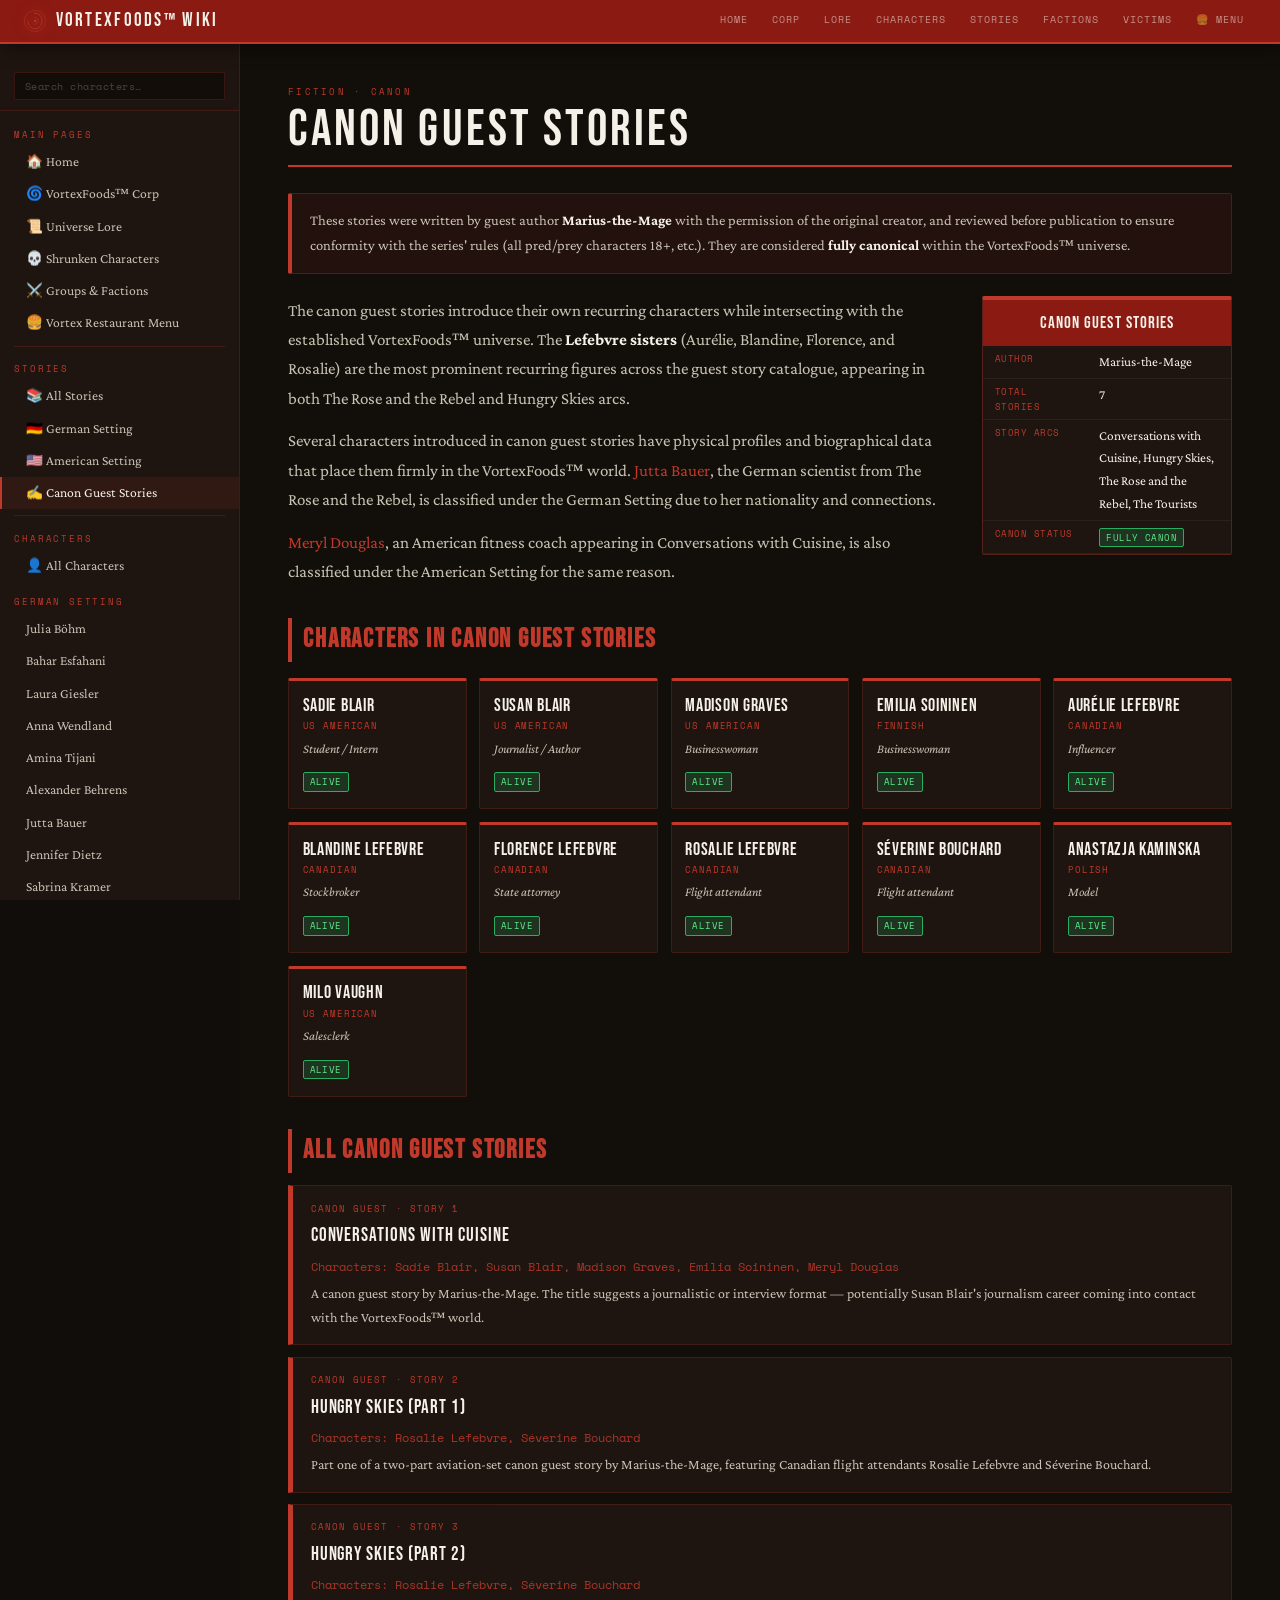
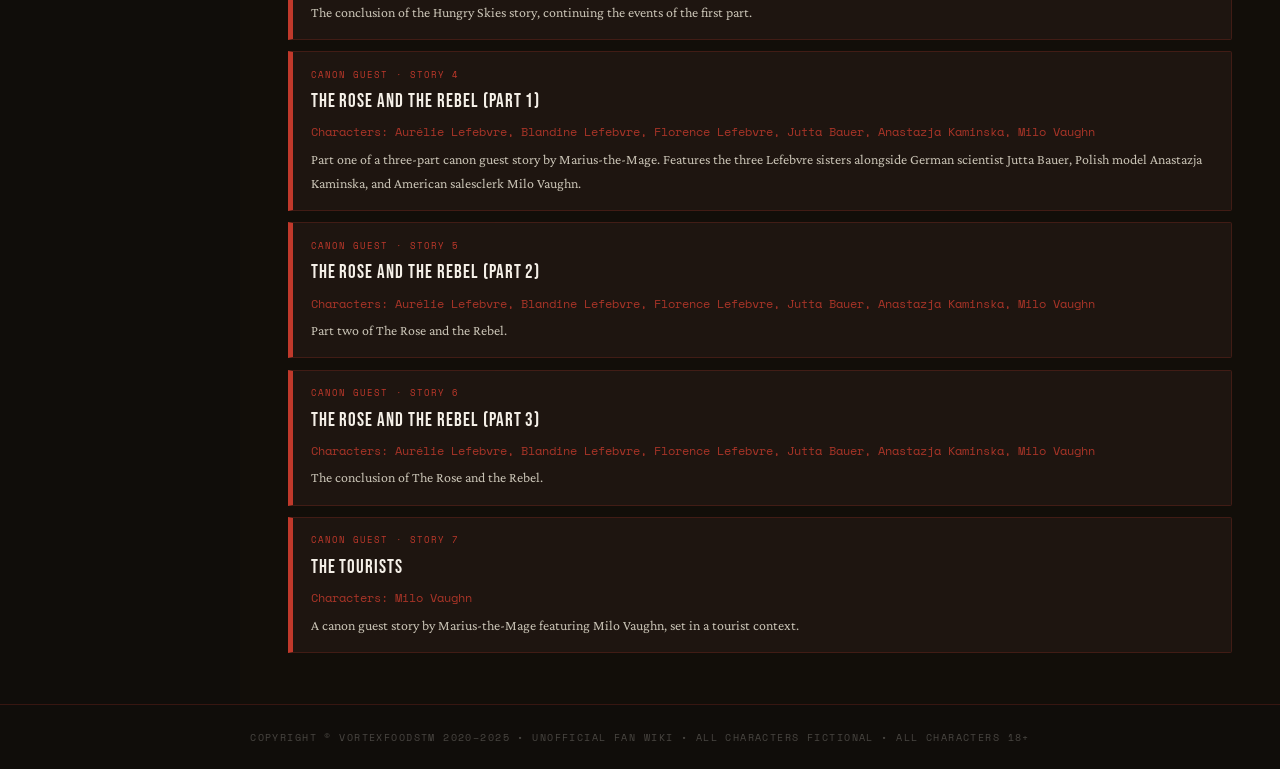
<file: canon.html>
<!DOCTYPE html>
<html lang="en">
<head>
<meta charset="UTF-8">
<meta name="viewport" content="width=device-width, initial-scale=1.0">
<title>Canon Guest Stories — VortexFoods™ Wiki</title>
<link rel="stylesheet" href="styles.css">
</head>
<body>

<div id="topbar"></div>

<div class="wiki-layout">
  <nav id="sidebar"></nav>
  <main id="content" class="fade-in">

    <div class="page-eyebrow">Fiction · Canon</div>
    <div class="page-title">Canon Guest Stories</div>

    <div class="callout">
      These stories were written by guest author <strong>Marius-the-Mage</strong> with the permission of the original creator, and reviewed before publication to ensure conformity with the series' rules (all pred/prey characters 18+, etc.). They are considered <strong>fully canonical</strong> within the VortexFoods™ universe.
    </div>

    <div class="clearfix">
      <div class="infobox">
        <div class="infobox-title">Canon Guest Stories</div>
        <table>
          <tr><td>Author</td><td>Marius-the-Mage</td></tr>
          <tr><td>Total stories</td><td>7</td></tr>
          <tr><td>Story arcs</td><td>Conversations with Cuisine, Hungry Skies, The Rose and the Rebel, The Tourists</td></tr>
          <tr><td>Canon status</td><td><span class="badge b-alive">Fully Canon</span></td></tr>
        </table>
      </div>

      <p>The canon guest stories introduce their own recurring characters while intersecting with the established VortexFoods™ universe. The <strong>Lefebvre sisters</strong> (Aurélie, Blandine, Florence, and Rosalie) are the most prominent recurring figures across the guest story catalogue, appearing in both The Rose and the Rebel and Hungry Skies arcs.</p>
      <p>Several characters introduced in canon guest stories have physical profiles and biographical data that place them firmly in the VortexFoods™ world. <a href="characters.html#jutta-bauer">Jutta Bauer</a>, the German scientist from The Rose and the Rebel, is classified under the German Setting due to her nationality and connections.</p>
      <p><a href="characters.html#meryl-douglas">Meryl Douglas</a>, an American fitness coach appearing in Conversations with Cuisine, is also classified under the American Setting for the same reason.</p>

      <h2 class="sh">Characters in Canon Guest Stories</h2>
      <div class="char-grid" id="guest-grid"></div>

      <h2 class="sh" style="clear:both;">All Canon Guest Stories</h2>
      <div id="story-list"></div>
    </div>

  </main>
</div>

<footer>COPYRIGHT © VORTEXFOODSTM 2020–2025 &bull; UNOFFICIAL FAN WIKI &bull; ALL CHARACTERS FICTIONAL &bull; ALL CHARACTERS 18+</footer>

<script src="data.js"></script>
<script>

function init() {
  renderNav('canon.html');

  const grid = document.getElementById('guest-grid');
  guestCharacters.forEach(c => grid.innerHTML += makeCharCard(c));

  const list = document.getElementById('story-list');
  canonStories.forEach(s => list.innerHTML += makeStoryCard(s, 'Canon Guest'));
}

init();
</script>
</body>
</html>
</file>
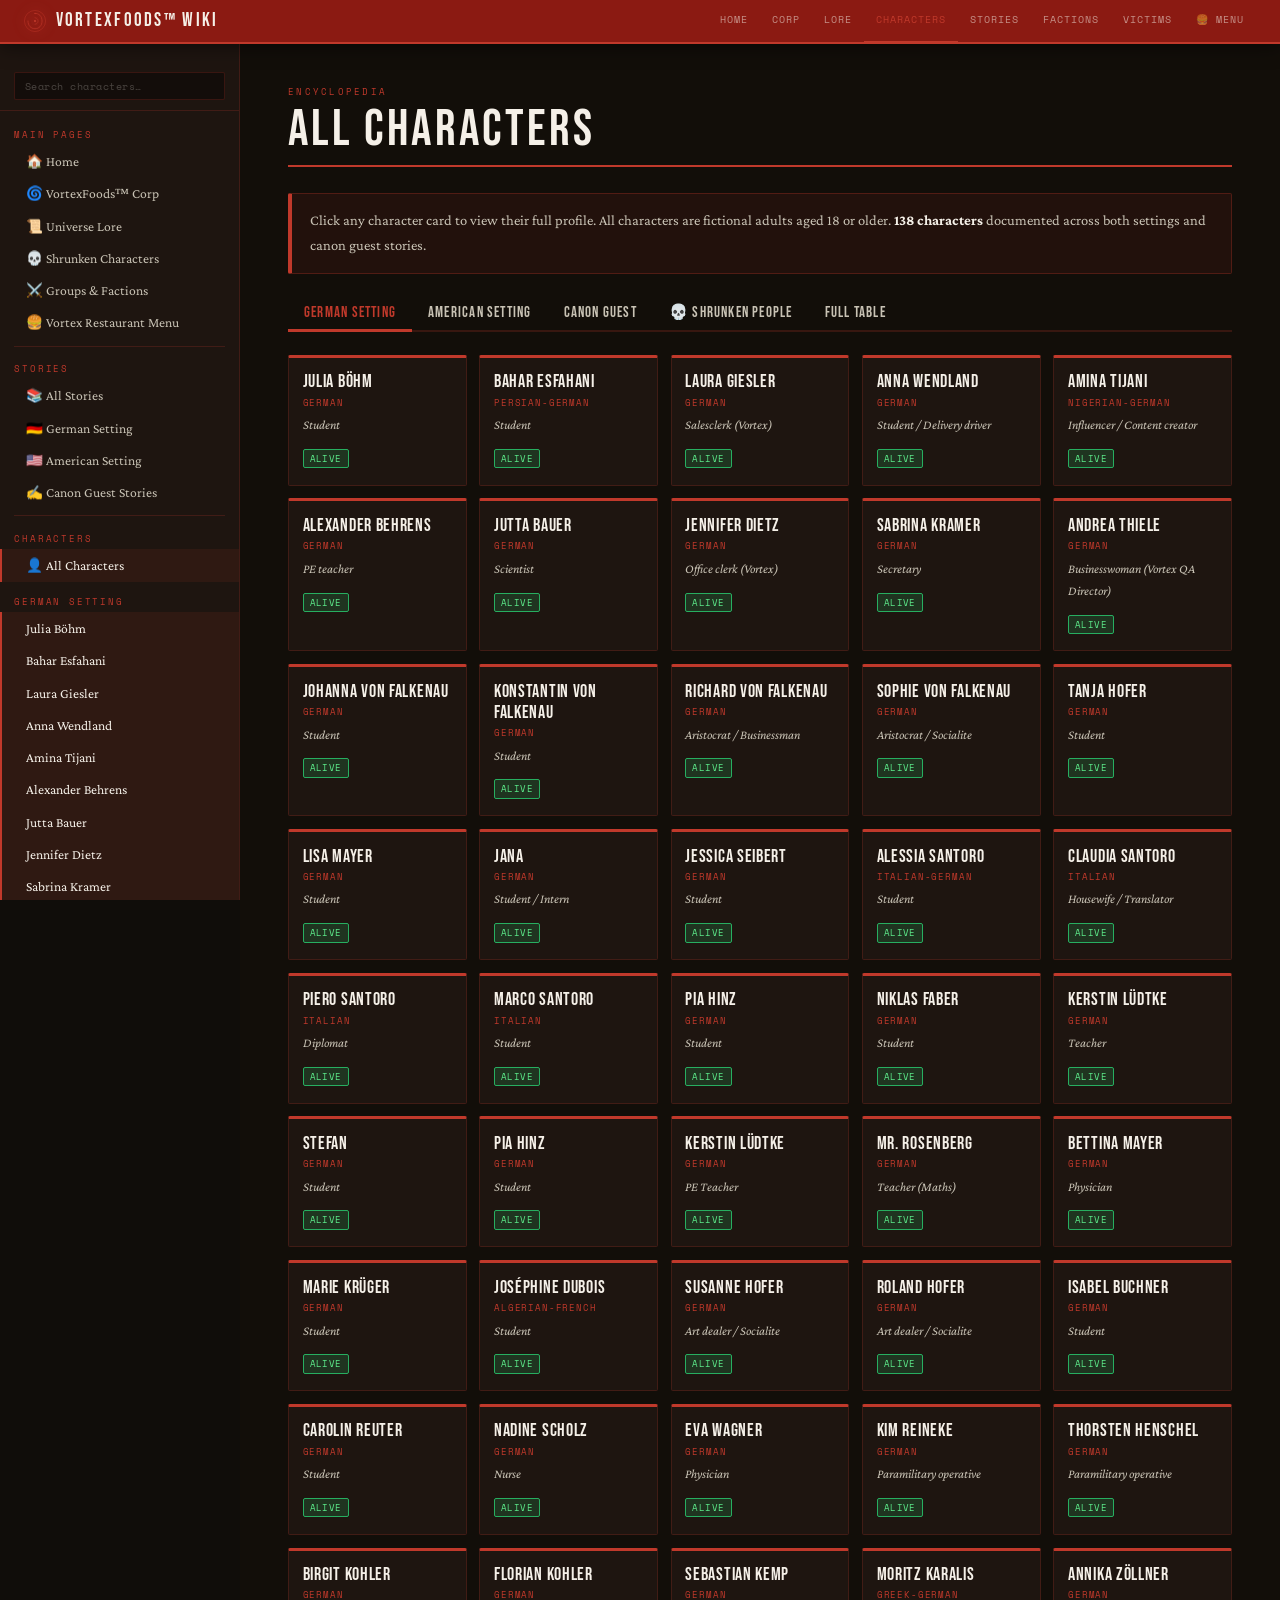
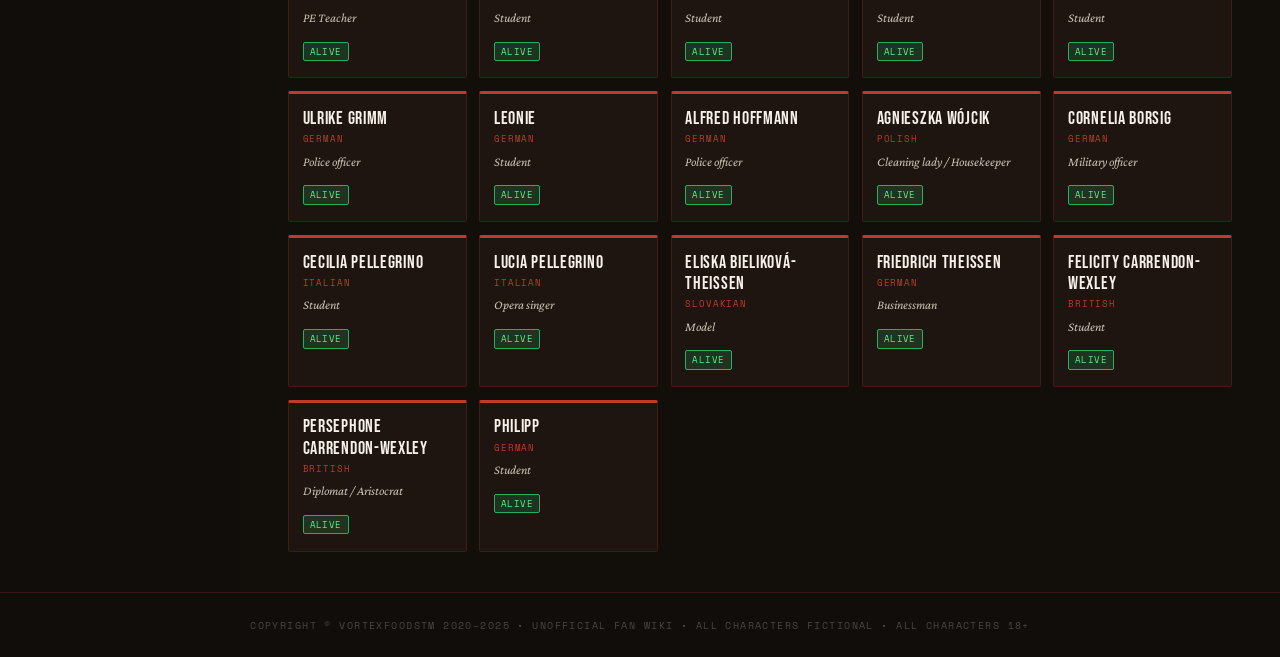
<file: characters.html>
<!DOCTYPE html>
<html lang="en">
<head>
<meta charset="UTF-8">
<meta name="viewport" content="width=device-width, initial-scale=1.0">
<title>Characters — VortexFoods™ Wiki</title>
<link rel="stylesheet" href="styles.css">
<style>
  .profile-section { display: none; }
  .profile-section.active { display: block; }
  .directory-section { display: block; }
  .directory-section.hidden { display: none; }
</style>
</head>
<body>

<div id="topbar"></div>

<div class="wiki-layout">
  <nav id="sidebar"></nav>
  <main id="content">

    <!-- DIRECTORY VIEW -->
    <div class="directory-section" id="directory">
      <div class="page-eyebrow">Encyclopedia</div>
      <div class="page-title">All Characters</div>

      <div class="callout">
        Click any character card to view their full profile. All characters are fictional adults aged 18 or older. <strong>138 characters</strong> documented across both settings and canon guest stories.
      </div>

      <div class="tab-bar">
        <button class="tab-btn active" onclick="switchTab(this,'tab-german')">German Setting</button>
        <button class="tab-btn" onclick="switchTab(this,'tab-american')">American Setting</button>
        <button class="tab-btn" onclick="switchTab(this,'tab-guest')">Canon Guest</button>
        <button class="tab-btn" onclick="switchTab(this,'tab-shrunken')">💀 Shrunken People</button>
        <button class="tab-btn" onclick="switchTab(this,'tab-table')">Full Table</button>
      </div>

      <div class="tab-panel active" id="tab-german">
        <div class="char-grid" id="grid-german"></div>
      </div>
      <div class="tab-panel" id="tab-american">
        <div class="char-grid" id="grid-american"></div>
      </div>
      <div class="tab-panel" id="tab-guest">
        <div class="char-grid" id="grid-guest"></div>
      </div>

      <!-- SHRUNKEN PEOPLE TAB -->
      <div class="tab-panel" id="tab-shrunken">
        <div class="callout" style="margin-bottom:1.2rem;">
          Shrunken characters are named individuals confirmed to appear in a shrunken, packaged state as VortexFoods™ products. They are grouped by nationality. Click any card for a full profile, or visit the <a href="shrunken.html" style="color:var(--red);">Shrunken Characters</a> page for full analysis.
        </div>

        <!-- Shrunken Americans -->
        <div style="display:flex;align-items:center;gap:0.7rem;margin:1.5rem 0 0.7rem;padding-bottom:0.4rem;border-bottom:2px solid var(--border);">
          <span style="font-size:1.5rem;">🇺🇸</span>
          <div>
            <div style="font-family:'Bebas Neue',sans-serif;font-size:1.3rem;letter-spacing:0.08em;color:var(--cream);">Shrunken Americans</div>
            <div style="font-size:0.79rem;color:var(--faint);font-style:italic;">US nationals — packaged in the American Setting</div>
          </div>
          <span style="margin-left:auto;font-family:'Space Mono',monospace;font-size:7.5px;letter-spacing:0.15em;text-transform:uppercase;color:var(--red);">20 Documented</span>
        </div>
        <div class="char-grid" id="grid-shrunken-american"></div>

        <!-- Shrunken Germans -->
        <div style="display:flex;align-items:center;gap:0.7rem;margin:2rem 0 0.7rem;padding-bottom:0.4rem;border-bottom:2px solid var(--border);">
          <span style="font-size:1.5rem;">🇩🇪</span>
          <div>
            <div style="font-family:'Bebas Neue',sans-serif;font-size:1.3rem;letter-spacing:0.08em;color:var(--cream);">Shrunken Germans</div>
            <div style="font-size:0.79rem;color:var(--faint);font-style:italic;">German nationals — intercepted, shrunk, sold as Vortex product</div>
          </div>
          <span style="margin-left:auto;font-family:'Space Mono',monospace;font-size:7.5px;letter-spacing:0.15em;text-transform:uppercase;color:var(--red);">24 Documented</span>
        </div>
        <div class="char-grid" id="grid-shrunken-german"></div>

        <!-- Shrunken Japanese -->
        <div style="display:flex;align-items:center;gap:0.7rem;margin:2rem 0 0.7rem;padding-bottom:0.4rem;border-bottom:2px solid var(--border);">
          <span style="font-size:1.5rem;">🇯🇵</span>
          <div>
            <div style="font-family:'Bebas Neue',sans-serif;font-size:1.3rem;letter-spacing:0.08em;color:var(--cream);">Shrunken Japanese</div>
            <div style="font-size:0.79rem;color:var(--faint);font-style:italic;">Japanese nationals — processed through international Vortex SED arrangements</div>
          </div>
          <span style="margin-left:auto;font-family:'Space Mono',monospace;font-size:7.5px;letter-spacing:0.15em;text-transform:uppercase;color:var(--red);">1 Documented</span>
        </div>
        <div class="char-grid" id="grid-shrunken-japanese"></div>

        <!-- Shrunken British -->
        <div style="display:flex;align-items:center;gap:0.7rem;margin:2rem 0 0.7rem;padding-bottom:0.4rem;border-bottom:2px solid var(--border);">
          <span style="font-size:1.5rem;">🇬🇧</span>
          <div>
            <div style="font-family:'Bebas Neue',sans-serif;font-size:1.3rem;letter-spacing:0.08em;color:var(--cream);">Shrunken British</div>
            <div style="font-size:0.79rem;color:var(--faint);font-style:italic;">British nationals — shrunken and processed through German Vortex operations</div>
          </div>
          <span style="margin-left:auto;font-family:'Space Mono',monospace;font-size:7.5px;letter-spacing:0.15em;text-transform:uppercase;color:var(--red);">1 Documented</span>
        </div>
        <div class="char-grid" id="grid-shrunken-british"></div>
          Anonymous victims — individuals consumed without confirmed names — are not listed here. Their estimated numbers are noted on individual predator character profiles. See <a href="shrunken.html" style="color:var(--red);">Shrunken Characters</a> for predator kill count tables and full context.
        </p>
      </div>

      <div class="tab-panel" id="tab-table">
        <table class="wiki-table">
          <thead><tr><th>Name</th><th>Nationality</th><th>Occupation</th><th>First Appearance</th><th>Status</th></tr></thead>
          <tbody id="all-table"></tbody>
        </table>
      </div>
    </div>

    <!-- PROFILE VIEW (shown when hash is set) -->
    <div class="profile-section" id="profile-view"></div>

  </main>
</div>

<footer>COPYRIGHT © VORTEXFOODSTM 2020–2025 &bull; UNOFFICIAL FAN WIKI &bull; ALL CHARACTERS FICTIONAL &bull; ALL CHARACTERS 18+</footer>

<script src="data.js"></script>
<script>

function switchTab(btn, tabId) {
  document.querySelectorAll('.tab-btn').forEach(b => b.classList.remove('active'));
  btn.classList.add('active');
  document.querySelectorAll('.tab-panel').forEach(p => p.classList.remove('active'));
  document.getElementById(tabId).classList.add('active');
}

function buildMeasTable(c) {
  if (c.height === 'Unknown') return '';
  return `
    <div class="infobox-meas">
      <div class="infobox-meas-label">Measurements</div>
      <table class="wiki-table" style="margin:0;font-size:0.8rem;">
        <tr><td>Height</td><td>${c.height}</td></tr>
        <tr><td>Weight</td><td>${c.weight}</td></tr>
        <tr><td>Chest</td><td>${c.chest}</td></tr>
        <tr><td>Waist</td><td>${c.waist}</td></tr>
        <tr><td>Hips</td><td>${c.hips}</td></tr>
      </table>
    </div>`;
}

function buildPercentageBar(label, value, color = '#c0392b') {
  return `
    <div style="margin-bottom:0.7rem;">
      <div style="display:flex;justify-content:space-between;margin-bottom:0.3rem;font-size:0.8rem;">
        <span style="color:var(--cream);font-weight:500;">${label}</span>
        <span style="color:var(--muted);font-family:'Space Mono',monospace;">${value}%</span>
      </div>
      <div style="width:100%;height:8px;background:var(--border);border-radius:4px;overflow:hidden;">
        <div style="width:${value}%;height:100%;background:${color};transition:width 0.3s ease;"></div>
      </div>
    </div>`;
}

function buildPercentageBars(c) {
  const isShrunken = shrunkenVictims.includes(c);
  
  // Predator bars
  if (typeof c.shrinkieCravings !== 'undefined') {
    return `
      <h2 class="sh">Predator Traits</h2>
      ${buildPercentageBar('Shrinkie Cravings', c.shrinkieCravings)}
      ${buildPercentageBar('Cruelty', c.cruelty)}
      ${buildPercentageBar('Playfulness', c.playfulness)}
      ${buildPercentageBar('Intimate Behavior', c.intimateBehavior)}
      ${buildPercentageBar('Supports Vortex/Righteousness', c.supportsVortex)}
    `;
  }
  
  // Prey bars
  if (typeof c.intelligence !== 'undefined' && isShrunken) {
    return `
      <h2 class="sh">Prey Traits</h2>
      ${buildPercentageBar('Intelligence', c.intelligence, '#3498db')}
      ${buildPercentageBar('Fear', c.fear, '#e74c3c')}
      ${buildPercentageBar('Vocalness', c.vocalness, '#f39c12')}
      ${buildPercentageBar('Obedient', c.obedient, '#2ecc71')}
      ${buildPercentageBar('Desire', c.desire, '#9b59b6')}
    `;
  }
  
  return '';
}

function buildProfile(c) {
  const isShrunken = shrunkenVictims.includes(c);

  let victimsHtml = '';
  if (c.victims && c.victims.length > 0) {
    victimsHtml = `<h2 class="sh">Named Victims</h2>
      <ul class="victims-list">
        ${c.victims.map(v => `<li>${v}</li>`).join('')}
      </ul>
      ${c.estimatedAnonymousKills ? `<p style="font-size:0.85rem;font-style:italic;color:var(--muted);">Plus approximately <strong style="color:var(--red)">${c.estimatedAnonymousKills}</strong> unnamed anonymous victims (estimated).</p>` : ''}`;
  }

  let iconicQuoteHtml = '';
  if (c.iconicQuote) {
    iconicQuoteHtml = `
      <div style="margin:1.5rem 0;padding:1rem;background:rgba(192,57,43,0.1);border-left:3px solid var(--red);border-radius:4px;">
        <div style="font-size:0.75rem;text-transform:uppercase;letter-spacing:0.1em;color:var(--red);margin-bottom:0.4rem;">Iconic Quote</div>
        <div style="font-style:italic;color:var(--cream);">${c.iconicQuote}</div>
      </div>`;
  }

  const percentageBarsHtml = buildPercentageBars(c);

  return `
    <div class="char-profile-nav">
      <a href="characters.html">← All Characters</a>
      <span>/</span>
      <span style="color:var(--red)">${c.setting}</span>
      <span>/</span>
      <span>${c.name}</span>
    </div>
    <div class="page-eyebrow">${c.setting} Character</div>
    <div class="page-title">${c.name}</div>
    <div class="clearfix">
      <div class="infobox">
        <div class="infobox-title">${c.name}</div>
        <table>
          <tr><td>Status</td><td>${badgeHTML(c.status)}</td></tr>
          <tr><td>Birthday</td><td>${c.birthday}</td></tr>
          <tr><td>Gender</td><td>${c.gender}</td></tr>
          <tr><td>Nationality</td><td>${c.nationality}</td></tr>
          <tr><td>Occupation</td><td>${c.occupation}</td></tr>
          ${!isShrunken ? `<tr><td>Hair</td><td>${c.hair}</td></tr><tr><td>Eyes</td><td>${c.eyes}</td></tr>` : ''}
          <tr><td>First Seen</td><td><em>${c.firstAppearance}</em></td></tr>
          ${isShrunken ? `<tr><td>Cause of death</td><td style="color:#e87070">${c.deathCause || '—'}</td></tr><tr><td>Killed by</td><td style="color:#e87070">${c.killer || '—'}</td></tr>` : ''}
        </table>
        ${buildMeasTable(c)}
      </div>

      ${iconicQuoteHtml}

      <h2 class="sh">Biography</h2>
      <p>${c.bio}</p>

      ${percentageBarsHtml}

      ${victimsHtml}

      <h2 class="sh">Story Appearances</h2>
      <ul class="story-appear-list">
        ${c.stories.map(s => `<li>${s}</li>`).join('')}
      </ul>
    </div>`;
}

function showProfile(id) {
  const all = allCharacters();
  const char = all.find(c => c.id === id);
  if (!char) return false;

  document.getElementById('directory').classList.add('hidden');
  const pv = document.getElementById('profile-view');
  pv.innerHTML = buildProfile(char);
  pv.classList.add('active', 'fade-in');
  document.title = `${char.name} — VortexFoods™ Wiki`;
  window.scrollTo(0, 0);
  return true;
}

function showDirectory() {
  document.getElementById('directory').classList.remove('hidden');
  const pv = document.getElementById('profile-view');
  pv.classList.remove('active');
  pv.innerHTML = '';
  document.title = 'Characters — VortexFoods™ Wiki';
}

let initDone = false;

function handleHash() {
  // Don't respond to hash events that fire before init() finishes building data
  if (!initDone) return;
  const hash = window.location.hash.replace('#', '');
  if (hash) {
    if (!showProfile(hash)) showDirectory();
  } else {
    showDirectory();
  }
}

const americanShrunkenIds = [
  'brian','megan-sanders','timothy-walker',
  'paige-wright','dylan','miguel','jordan','tyler','diane',
  'arthur',
  'joe-gunderson','nicole-barnes','scott-chapman','marcus-chen','harper-bennett','monica-baker','alex-baker','kyle-edwards','checking-out-main-character',
  'george-conway'
];
const germanShrunkenIds = ['max','thilo-busch','heiko-brandt','felix','yannik','daniel','christian-lange','nadine-kowalczyk','live-feeding-main-character','beyond-the-sea-main-character','jim-thompson','maike','markus','lars','bernd-zimmermann','andreas','jorg-strobel','swim-practice-main-character','manuel','frank-schuhmacher','ralf-wischnewski','javier-gutierrez','werner-schulze','jan','monika-sauer','dennis-wust','pascal','takeshi-maeda','george-conway','mirko','sascha','lukas','melanie','francesco-ricci','robert-fischer','kevin-drinking-game','matthias-drinking-game','christoph-drinking-game','karsten-dahlmann','marina-weber','ann-christin-schmidt','patrick-korner','benjamin-muller','rene-gotz','walter-drinking-game','jonas-drinking-game','marvin-drinking-game','dominik-drinking-game','thomas','christina','nele','aylin','michael','ramona','sandra','marina','justine','jutta-grunow','daniel-gno','marc','nina','karim','johannes','yvonne','jurgen','sophia-stomach-bug'];
const japaneseShrunkenIds = ['takeshi-maeda'];
const britishShrunkenIds = ['paul'];

function init() {
  renderNav('characters.html');

  // Build grids
  germanCharacters.forEach(c => {
    document.getElementById('grid-german').innerHTML += makeCharCard(c);
  });
  americanCharacters.forEach(c => {
    document.getElementById('grid-american').innerHTML += makeCharCard(c);
  });
  guestCharacters.forEach(c => {
    document.getElementById('grid-guest').innerHTML += makeCharCard(c);
  });

  // Shrunken nationality grids
  shrunkenVictims.filter(c => americanShrunkenIds.includes(c.id)).forEach(c => {
    document.getElementById('grid-shrunken-american').innerHTML += makeCharCard(c);
  });
  shrunkenVictims.filter(c => germanShrunkenIds.includes(c.id)).forEach(c => {
    document.getElementById('grid-shrunken-german').innerHTML += makeCharCard(c);
  });
  shrunkenVictims.filter(c => japaneseShrunkenIds.includes(c.id)).forEach(c => {
    document.getElementById('grid-shrunken-japanese').innerHTML += makeCharCard(c);
  });
  shrunkenVictims.filter(c => britishShrunkenIds.includes(c.id)).forEach(c => {
    document.getElementById('grid-shrunken-british').innerHTML += makeCharCard(c);
  });

  // Build full table
  const tbody = document.getElementById('all-table');
  allCharacters().forEach(c => {
    tbody.innerHTML += `<tr>
      <td><a href="characters.html#${c.id}">${c.name}</a></td>
      <td>${c.nationality}</td>
      <td>${c.occupation}</td>
      <td><em>${c.firstAppearance}</em></td>
      <td>${badgeHTML(c.status)}</td>
    </tr>`;
  });

  // Mark init complete, then handle the initial hash
  initDone = true;
  const hash = window.location.hash.replace('#', '');
  if (hash) {
    if (!showProfile(hash)) showDirectory();
  } else {
    showDirectory();
  }
}

window.addEventListener('hashchange', handleHash);
init();
</script>
</body>
</html>
</file>
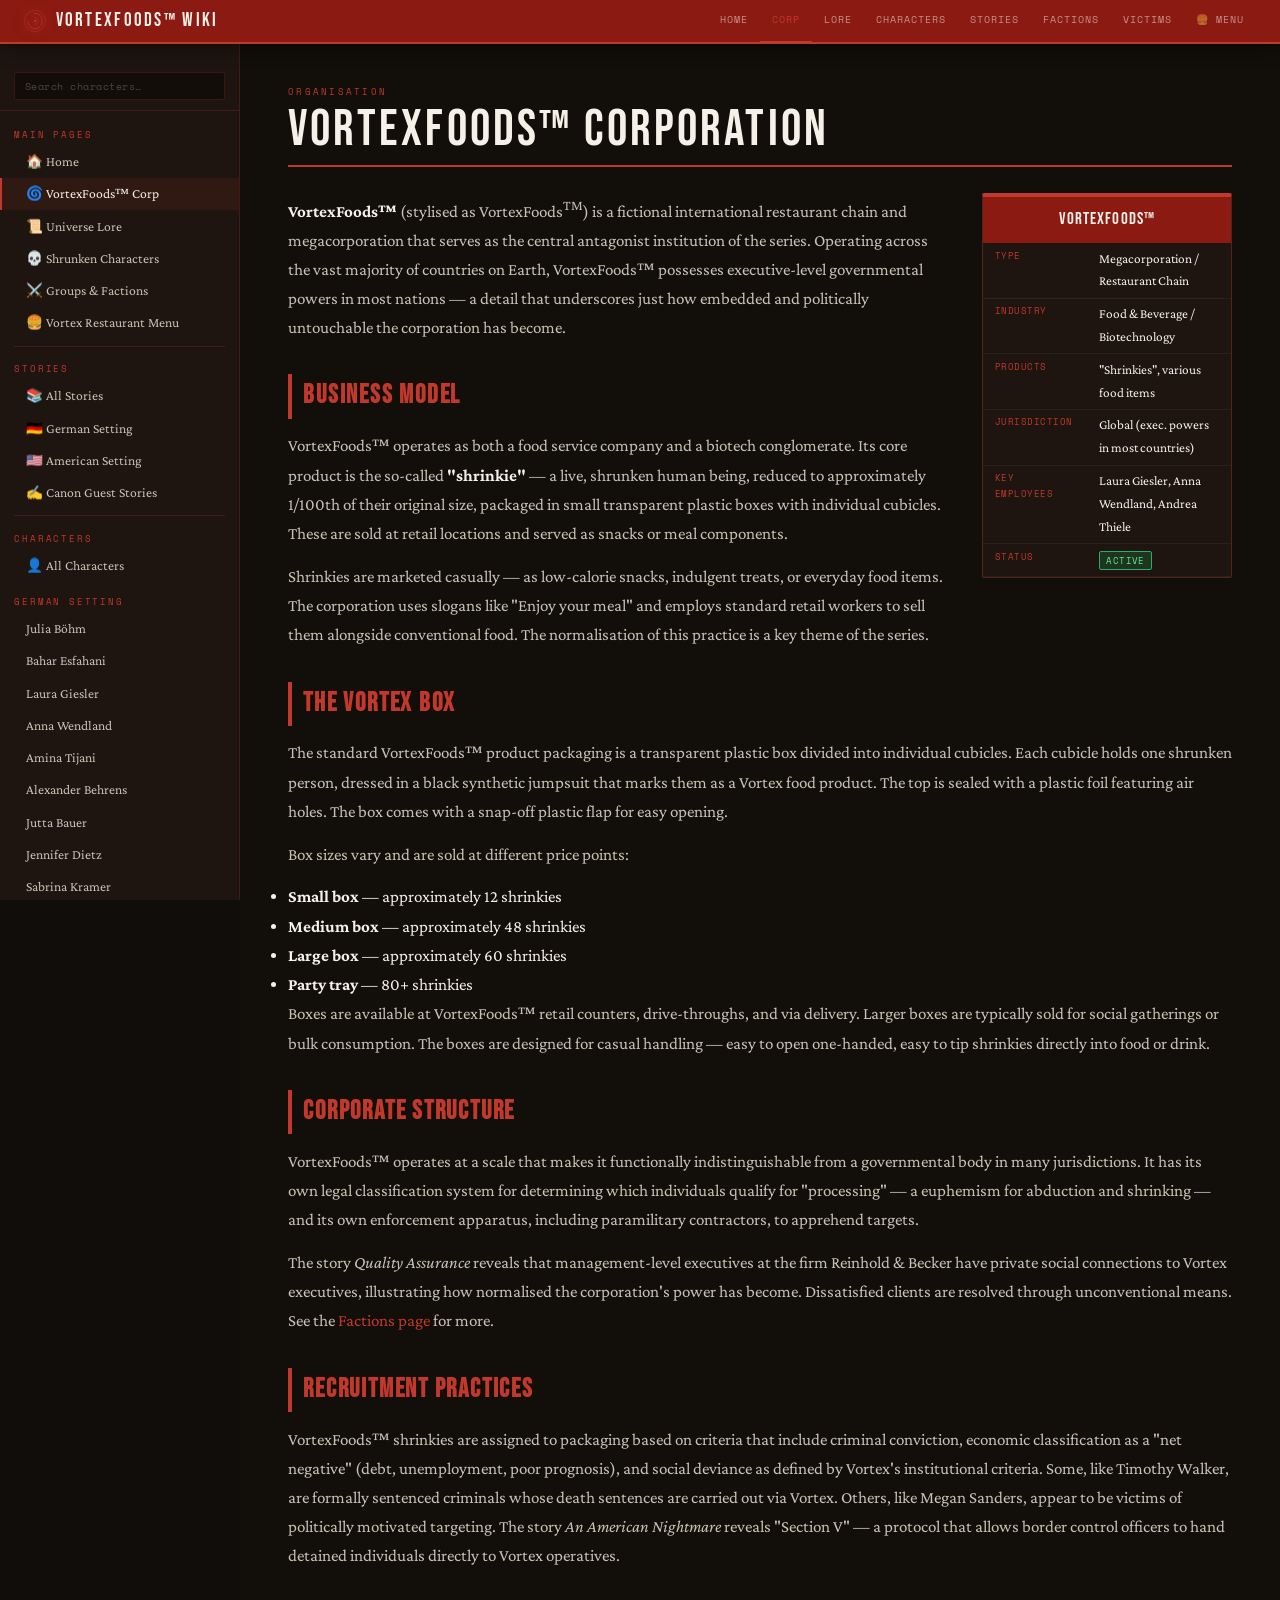
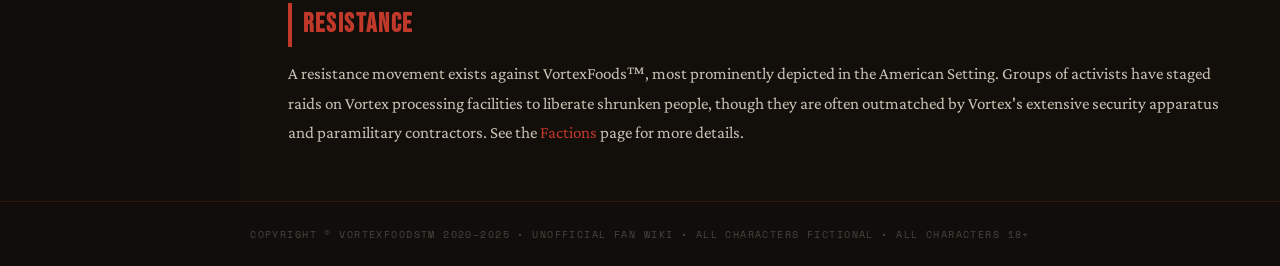
<file: corp.html>
<!DOCTYPE html>
<html lang="en">
<head>
<meta charset="UTF-8">
<meta name="viewport" content="width=device-width, initial-scale=1.0">
<title>VortexFoods™ Corp — Wiki</title>
<link rel="stylesheet" href="styles.css">
</head>
<body>

<div id="topbar"></div>

<div class="wiki-layout">
  <nav id="sidebar"></nav>
  <main id="content" class="fade-in">

    <div class="page-eyebrow">Organisation</div>
    <div class="page-title">VortexFoods™ Corporation</div>

    <div class="clearfix">
      <div class="infobox">
        <div class="infobox-title">VortexFoods™</div>
        <table>
          <tr><td>Type</td><td>Megacorporation / Restaurant Chain</td></tr>
          <tr><td>Industry</td><td>Food &amp; Beverage / Biotechnology</td></tr>
          <tr><td>Products</td><td>"Shrinkies", various food items</td></tr>
          <tr><td>Jurisdiction</td><td>Global (exec. powers in most countries)</td></tr>
          <tr><td>Key Employees</td><td>Laura Giesler, Anna Wendland, Andrea Thiele</td></tr>
          <tr><td>Status</td><td><span class="badge b-alive">Active</span></td></tr>
        </table>
      </div>

      <p><strong>VortexFoods™</strong> (stylised as VortexFoods<sup>TM</sup>) is a fictional international restaurant chain and megacorporation that serves as the central antagonist institution of the series. Operating across the vast majority of countries on Earth, VortexFoods™ possesses executive-level governmental powers in most nations — a detail that underscores just how embedded and politically untouchable the corporation has become.</p>

      <h2 class="sh">Business Model</h2>
      <p>VortexFoods™ operates as both a food service company and a biotech conglomerate. Its core product is the so-called <strong>"shrinkie"</strong> — a live, shrunken human being, reduced to approximately 1/100th of their original size, packaged in small transparent plastic boxes with individual cubicles. These are sold at retail locations and served as snacks or meal components.</p>
      <p>Shrinkies are marketed casually — as low-calorie snacks, indulgent treats, or everyday food items. The corporation uses slogans like "Enjoy your meal" and employs standard retail workers to sell them alongside conventional food. The normalisation of this practice is a key theme of the series.</p>

      <h2 class="sh">The Vortex Box</h2>
      <p>The standard VortexFoods™ product packaging is a transparent plastic box divided into individual cubicles. Each cubicle holds one shrunken person, dressed in a black synthetic jumpsuit that marks them as a Vortex food product. The top is sealed with a plastic foil featuring air holes. The box comes with a snap-off plastic flap for easy opening.</p>
      <p>Box sizes vary and are sold at different price points:</p>
      <ul>
        <li><strong>Small box</strong> — approximately 12 shrinkies</li>
        <li><strong>Medium box</strong> — approximately 48 shrinkies</li>
        <li><strong>Large box</strong> — approximately 60 shrinkies</li>
        <li><strong>Party tray</strong> — 80+ shrinkies</li>
      </ul>
      <p>Boxes are available at VortexFoods™ retail counters, drive-throughs, and via delivery. Larger boxes are typically sold for social gatherings or bulk consumption. The boxes are designed for casual handling — easy to open one-handed, easy to tip shrinkies directly into food or drink.</p>

      <h2 class="sh">Corporate Structure</h2>
      <p>VortexFoods™ operates at a scale that makes it functionally indistinguishable from a governmental body in many jurisdictions. It has its own legal classification system for determining which individuals qualify for "processing" — a euphemism for abduction and shrinking — and its own enforcement apparatus, including paramilitary contractors, to apprehend targets.</p>
      <p>The story <em>Quality Assurance</em> reveals that management-level executives at the firm Reinhold &amp; Becker have private social connections to Vortex executives, illustrating how normalised the corporation's power has become. Dissatisfied clients are resolved through unconventional means. See the <a href="factions.html">Factions page</a> for more.</p>

      <h2 class="sh">Recruitment Practices</h2>
      <p>VortexFoods™ shrinkies are assigned to packaging based on criteria that include criminal conviction, economic classification as a "net negative" (debt, unemployment, poor prognosis), and social deviance as defined by Vortex's institutional criteria. Some, like Timothy Walker, are formally sentenced criminals whose death sentences are carried out via Vortex. Others, like Megan Sanders, appear to be victims of politically motivated targeting. The story <em>An American Nightmare</em> reveals "Section V" — a protocol that allows border control officers to hand detained individuals directly to Vortex operatives.</p>

      <h2 class="sh">Resistance</h2>
      <p>A resistance movement exists against VortexFoods™, most prominently depicted in the American Setting. Groups of activists have staged raids on Vortex processing facilities to liberate shrunken people, though they are often outmatched by Vortex's extensive security apparatus and paramilitary contractors. See the <a href="factions.html">Factions</a> page for more details.</p>

    </div>

  </main>
</div>

<footer>COPYRIGHT © VORTEXFOODSTM 2020–2025 &bull; UNOFFICIAL FAN WIKI &bull; ALL CHARACTERS FICTIONAL &bull; ALL CHARACTERS 18+</footer>

<script src="data.js"></script>
<script>renderNav('corp.html');</script>
</body>
</html>
</file>
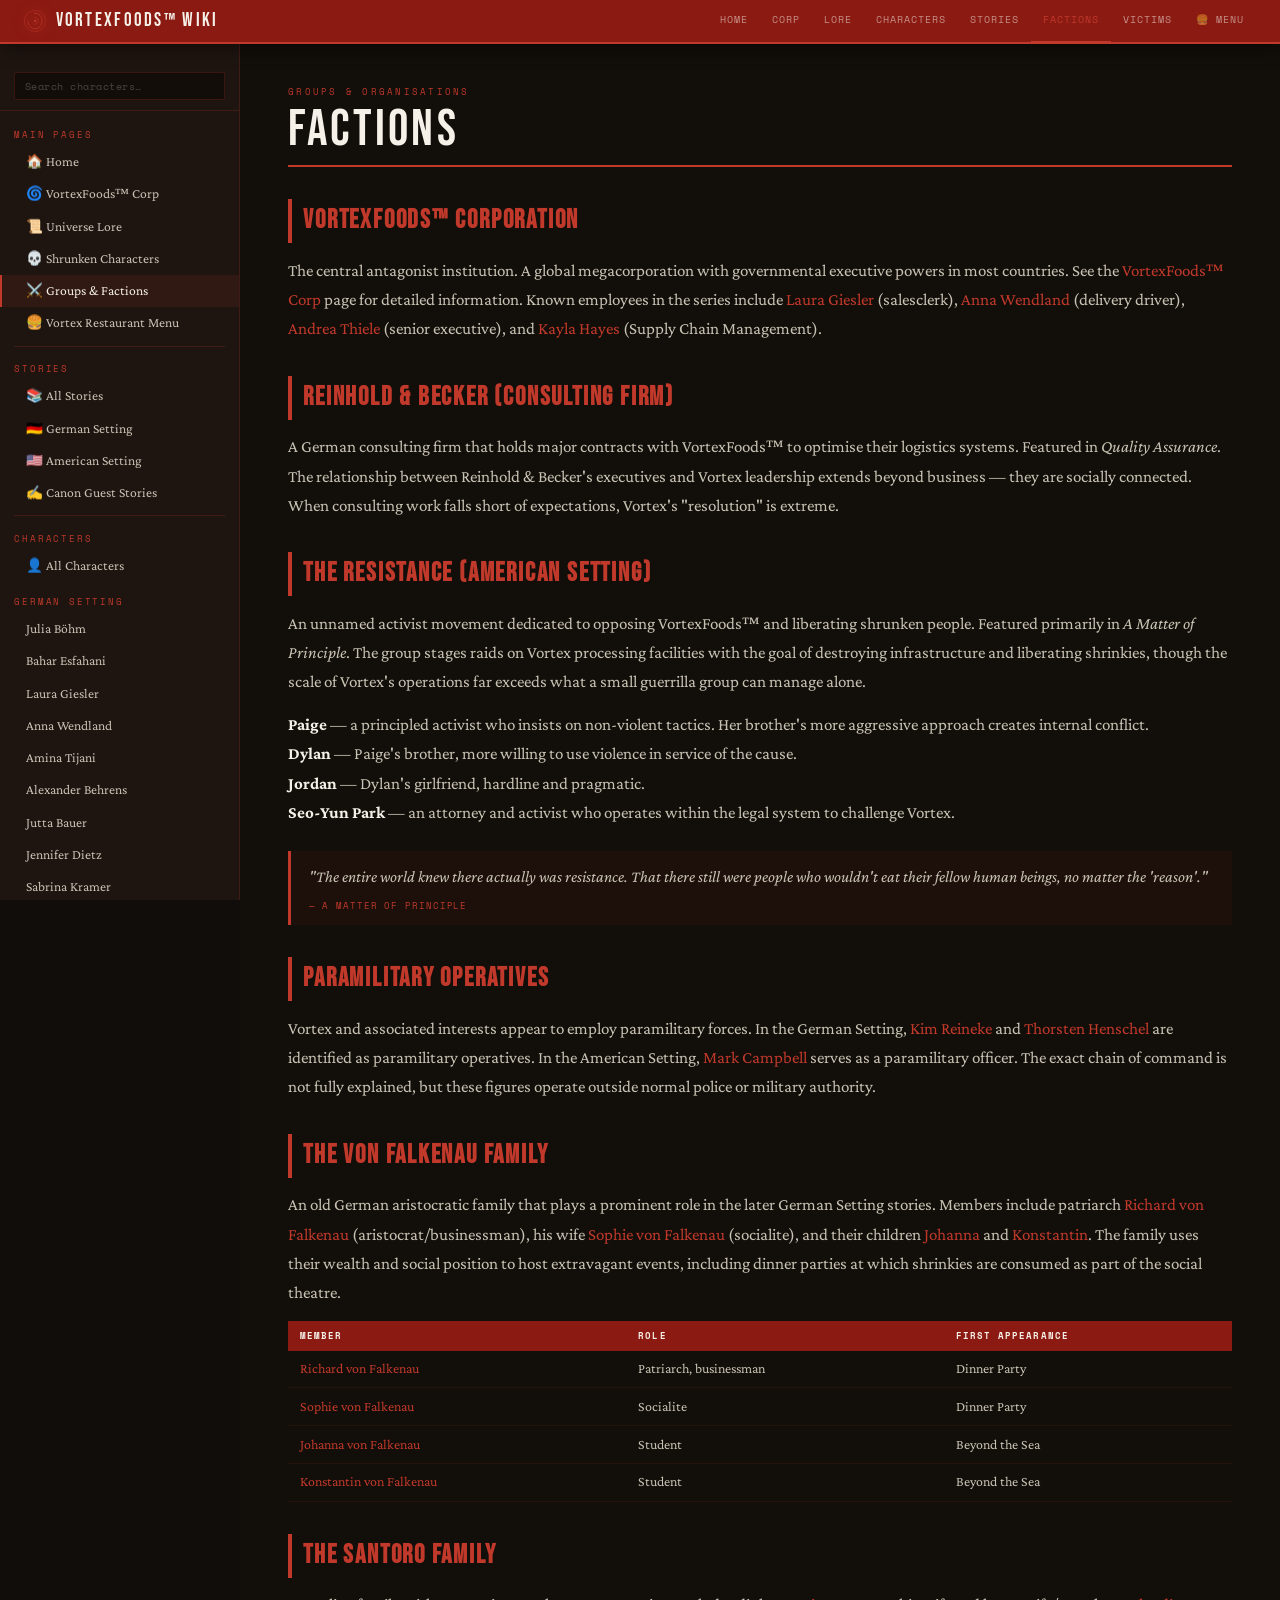
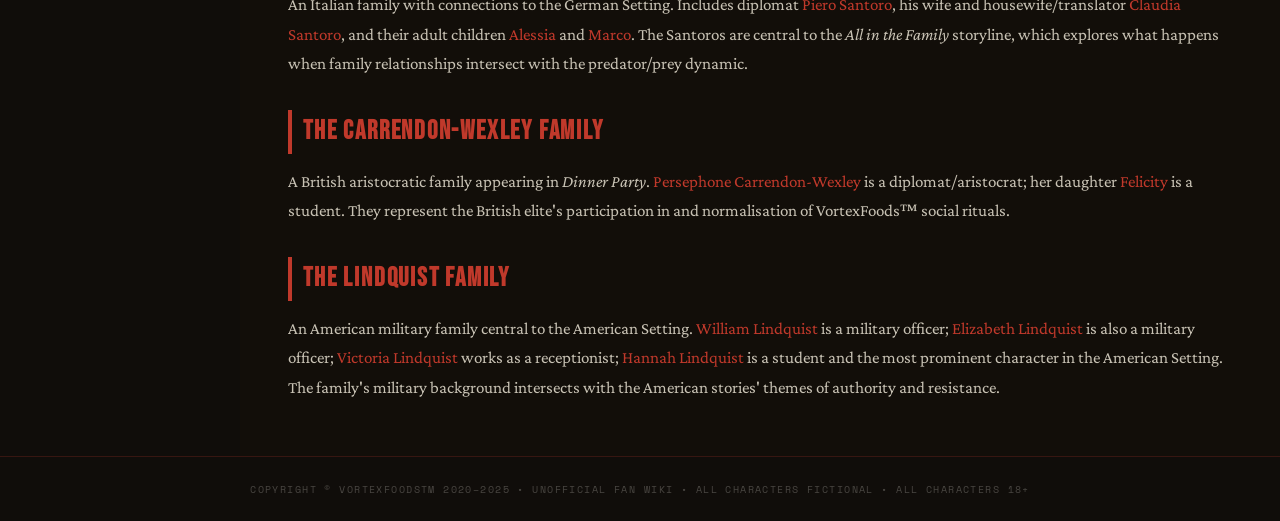
<file: factions.html>
<!DOCTYPE html>
<html lang="en">
<head>
<meta charset="UTF-8">
<meta name="viewport" content="width=device-width, initial-scale=1.0">
<title>Groups & Factions — VortexFoods™ Wiki</title>
<link rel="stylesheet" href="styles.css">
</head>
<body>

<div id="topbar"></div>

<div class="wiki-layout">
  <nav id="sidebar"></nav>
  <main id="content" class="fade-in">

    <div class="page-eyebrow">Groups & Organisations</div>
    <div class="page-title">Factions</div>

    <h2 class="sh">VortexFoods™ Corporation</h2>
    <p>The central antagonist institution. A global megacorporation with governmental executive powers in most countries. See the <a href="corp.html">VortexFoods™ Corp</a> page for detailed information. Known employees in the series include <a href="characters.html#laura-giesler">Laura Giesler</a> (salesclerk), <a href="characters.html#anna-wendland">Anna Wendland</a> (delivery driver), <a href="characters.html#andrea-thiele">Andrea Thiele</a> (senior executive), and <a href="characters.html#kayla-hayes">Kayla Hayes</a> (Supply Chain Management).</p>

    <h2 class="sh">Reinhold &amp; Becker (Consulting Firm)</h2>
    <p>A German consulting firm that holds major contracts with VortexFoods™ to optimise their logistics systems. Featured in <em>Quality Assurance</em>. The relationship between Reinhold &amp; Becker's executives and Vortex leadership extends beyond business — they are socially connected. When consulting work falls short of expectations, Vortex's "resolution" is extreme.</p>

    <h2 class="sh">The Resistance (American Setting)</h2>
    <p>An unnamed activist movement dedicated to opposing VortexFoods™ and liberating shrunken people. Featured primarily in <em>A Matter of Principle</em>. The group stages raids on Vortex processing facilities with the goal of destroying infrastructure and liberating shrinkies, though the scale of Vortex's operations far exceeds what a small guerrilla group can manage alone.</p>

    <p><strong>Paige</strong> — a principled activist who insists on non-violent tactics. Her brother's more aggressive approach creates internal conflict.<br>
    <strong>Dylan</strong> — Paige's brother, more willing to use violence in service of the cause.<br>
    <strong>Jordan</strong> — Dylan's girlfriend, hardline and pragmatic.<br>
    <a href="characters.html#seo-yun-park"><strong>Seo-Yun Park</strong></a> — an attorney and activist who operates within the legal system to challenge Vortex.</p>

    <div class="lore-quote">
      "The entire world knew there actually was resistance. That there still were people who wouldn't eat their fellow human beings, no matter the 'reason'."
      <cite>— A Matter of Principle</cite>
    </div>

    <h2 class="sh">Paramilitary Operatives</h2>
    <p>Vortex and associated interests appear to employ paramilitary forces. In the German Setting, <a href="characters.html#kim-reineke">Kim Reineke</a> and <a href="characters.html#thorsten-henschel">Thorsten Henschel</a> are identified as paramilitary operatives. In the American Setting, <a href="characters.html#mark-campbell">Mark Campbell</a> serves as a paramilitary officer. The exact chain of command is not fully explained, but these figures operate outside normal police or military authority.</p>

    <h2 class="sh">The Von Falkenau Family</h2>
    <p>An old German aristocratic family that plays a prominent role in the later German Setting stories. Members include patriarch <a href="characters.html#richard-von-falkenau">Richard von Falkenau</a> (aristocrat/businessman), his wife <a href="characters.html#sophie-von-falkenau">Sophie von Falkenau</a> (socialite), and their children <a href="characters.html#johanna-von-falkenau">Johanna</a> and <a href="characters.html#konstantin-von-falkenau">Konstantin</a>. The family uses their wealth and social position to host extravagant events, including dinner parties at which shrinkies are consumed as part of the social theatre.</p>

    <table class="wiki-table" style="margin-top:0.5rem;">
      <thead><tr><th>Member</th><th>Role</th><th>First Appearance</th></tr></thead>
      <tbody>
        <tr><td><a href="characters.html#richard-von-falkenau">Richard von Falkenau</a></td><td>Patriarch, businessman</td><td>Dinner Party</td></tr>
        <tr><td><a href="characters.html#sophie-von-falkenau">Sophie von Falkenau</a></td><td>Socialite</td><td>Dinner Party</td></tr>
        <tr><td><a href="characters.html#johanna-von-falkenau">Johanna von Falkenau</a></td><td>Student</td><td>Beyond the Sea</td></tr>
        <tr><td><a href="characters.html#konstantin-von-falkenau">Konstantin von Falkenau</a></td><td>Student</td><td>Beyond the Sea</td></tr>
      </tbody>
    </table>

    <h2 class="sh">The Santoro Family</h2>
    <p>An Italian family with connections to the German Setting. Includes diplomat <a href="characters.html#piero-santoro">Piero Santoro</a>, his wife and housewife/translator <a href="characters.html#claudia-santoro">Claudia Santoro</a>, and their adult children <a href="characters.html#alessia-santoro">Alessia</a> and <a href="characters.html#marco-santoro">Marco</a>. The Santoros are central to the <em>All in the Family</em> storyline, which explores what happens when family relationships intersect with the predator/prey dynamic.</p>

    <h2 class="sh">The Carrendon-Wexley Family</h2>
    <p>A British aristocratic family appearing in <em>Dinner Party</em>. <a href="characters.html#persephone-carrendon-wexley">Persephone Carrendon-Wexley</a> is a diplomat/aristocrat; her daughter <a href="characters.html#felicity-carrendon-wexley">Felicity</a> is a student. They represent the British elite's participation in and normalisation of VortexFoods™ social rituals.</p>

    <h2 class="sh">The Lindquist Family</h2>
    <p>An American military family central to the American Setting. <a href="characters.html#william-lindquist">William Lindquist</a> is a military officer; <a href="characters.html#elizabeth-lindquist">Elizabeth Lindquist</a> is also a military officer; <a href="characters.html#victoria-lindquist">Victoria Lindquist</a> works as a receptionist; <a href="characters.html#hannah-lindquist">Hannah Lindquist</a> is a student and the most prominent character in the American Setting. The family's military background intersects with the American stories' themes of authority and resistance.</p>

  </main>
</div>

<footer>COPYRIGHT © VORTEXFOODSTM 2020–2025 &bull; UNOFFICIAL FAN WIKI &bull; ALL CHARACTERS FICTIONAL &bull; ALL CHARACTERS 18+</footer>

<script src="data.js"></script>
<script>renderNav('factions.html');</script>
</body>
</html>
</file>
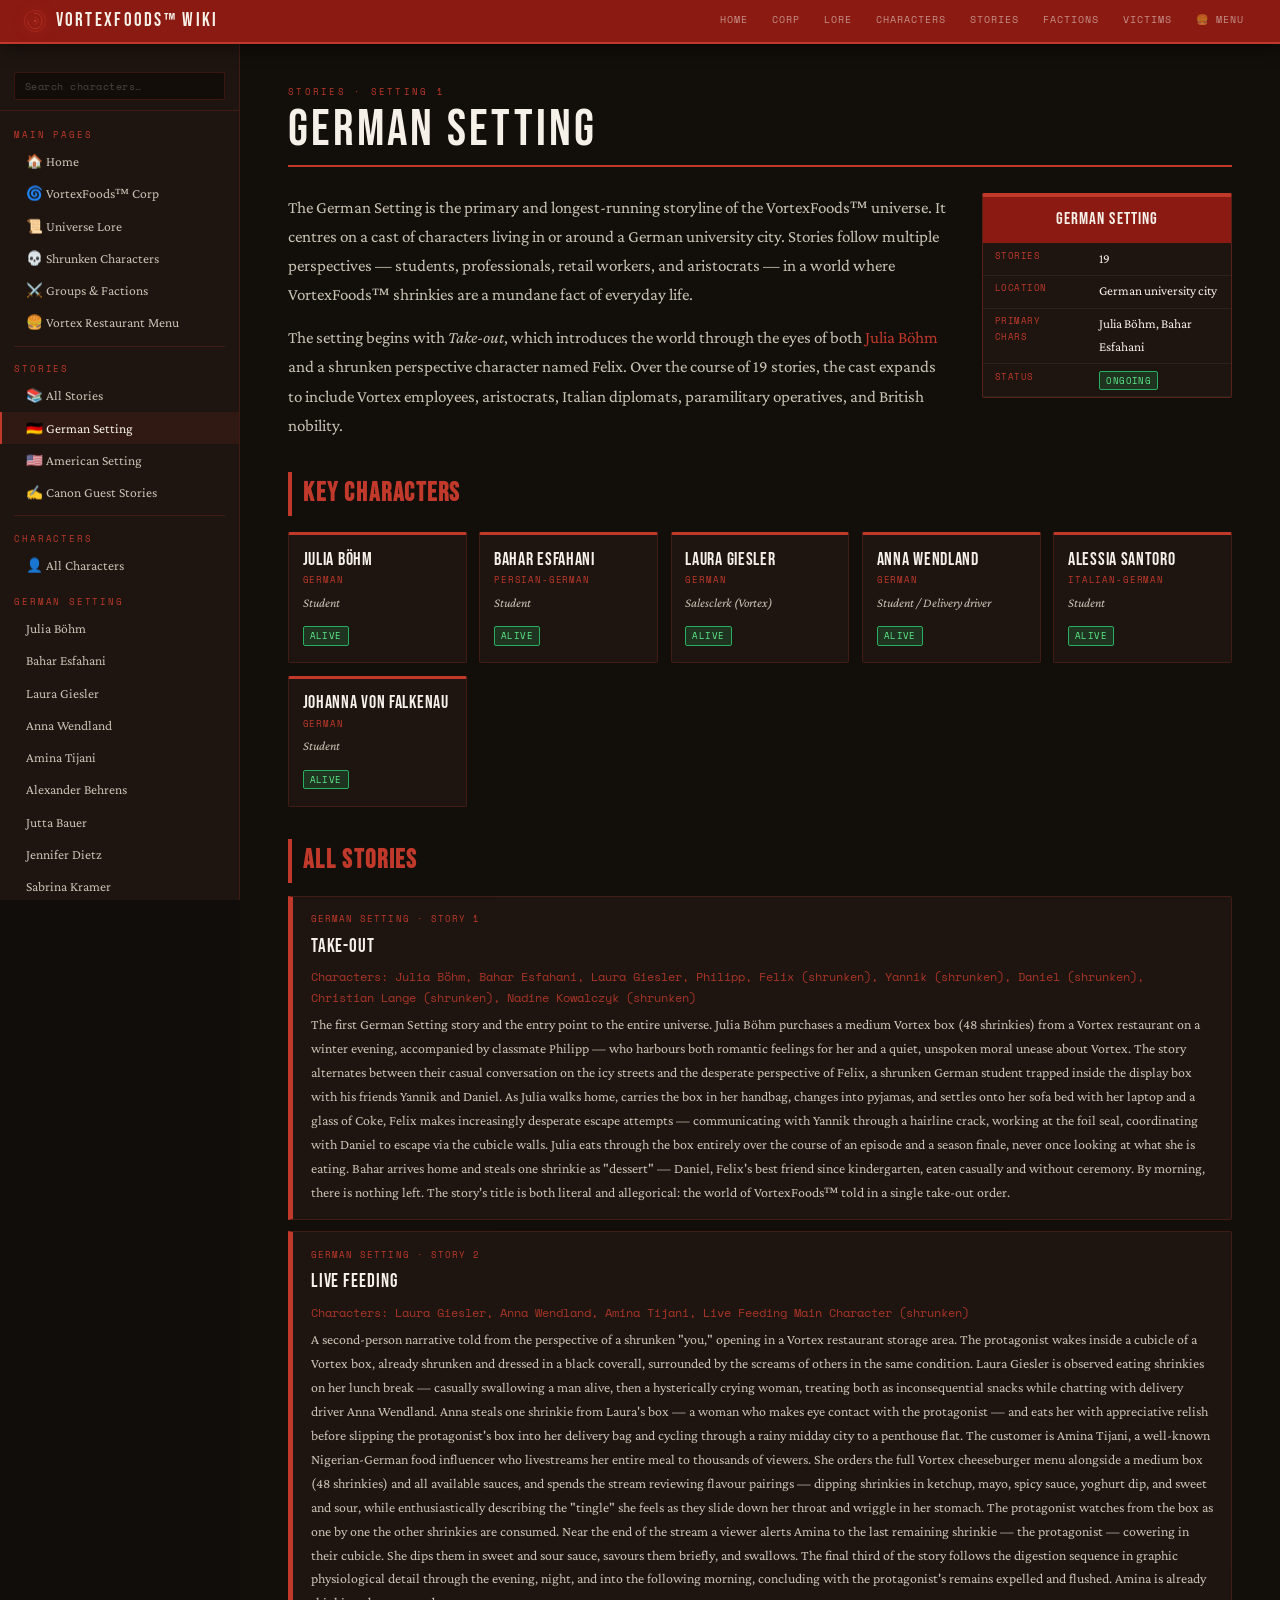
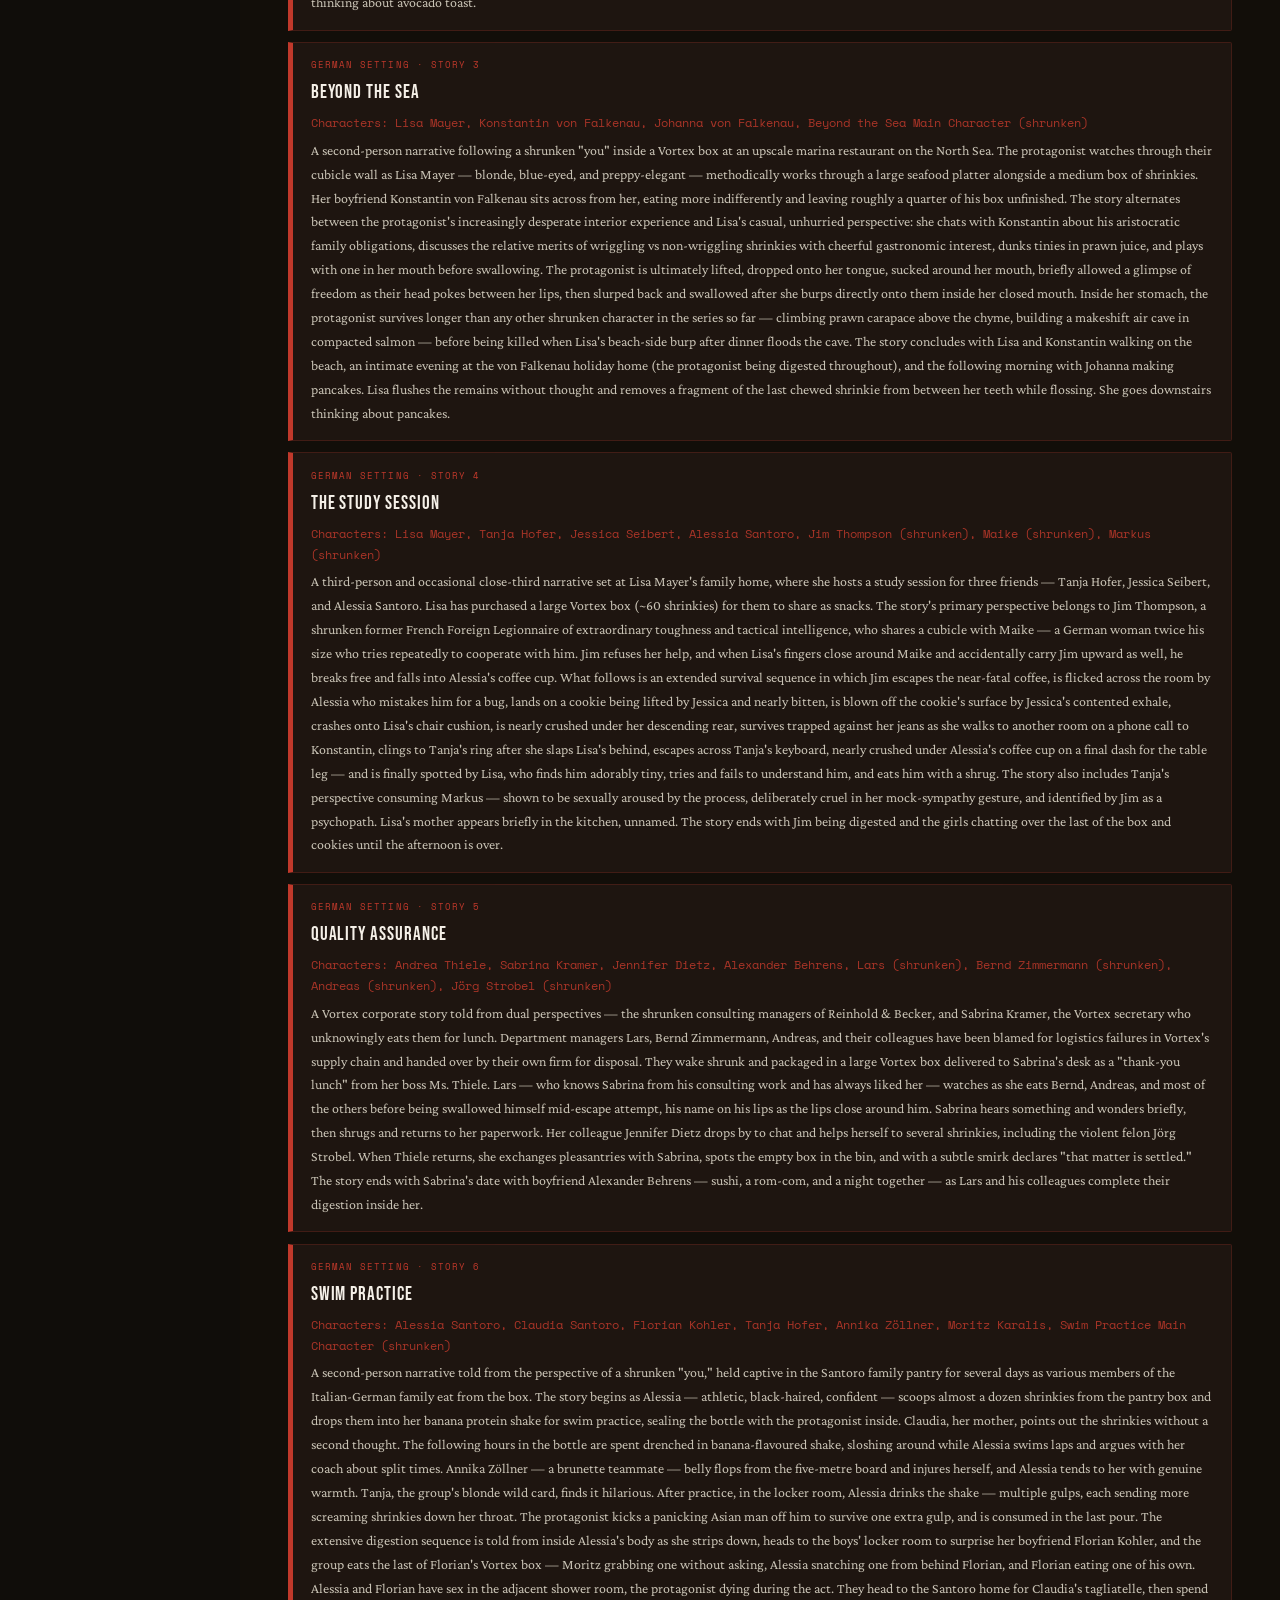
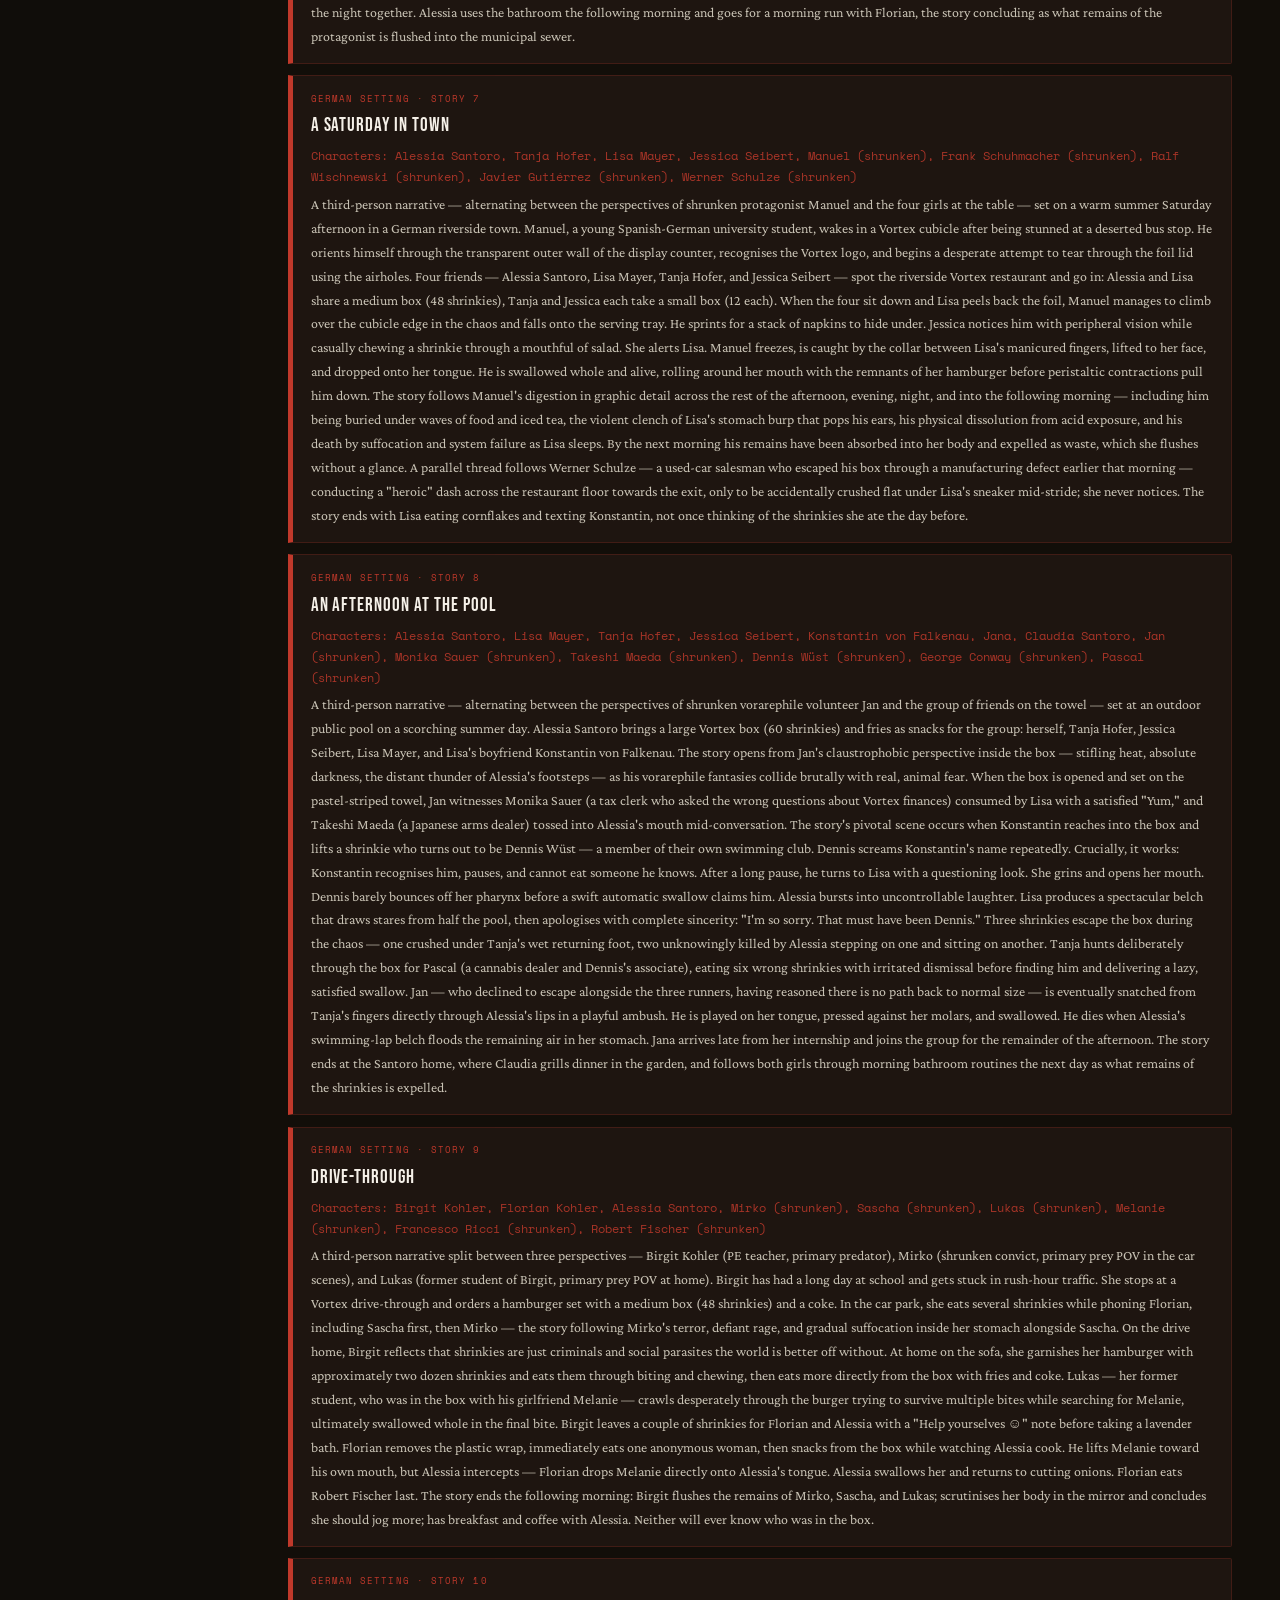
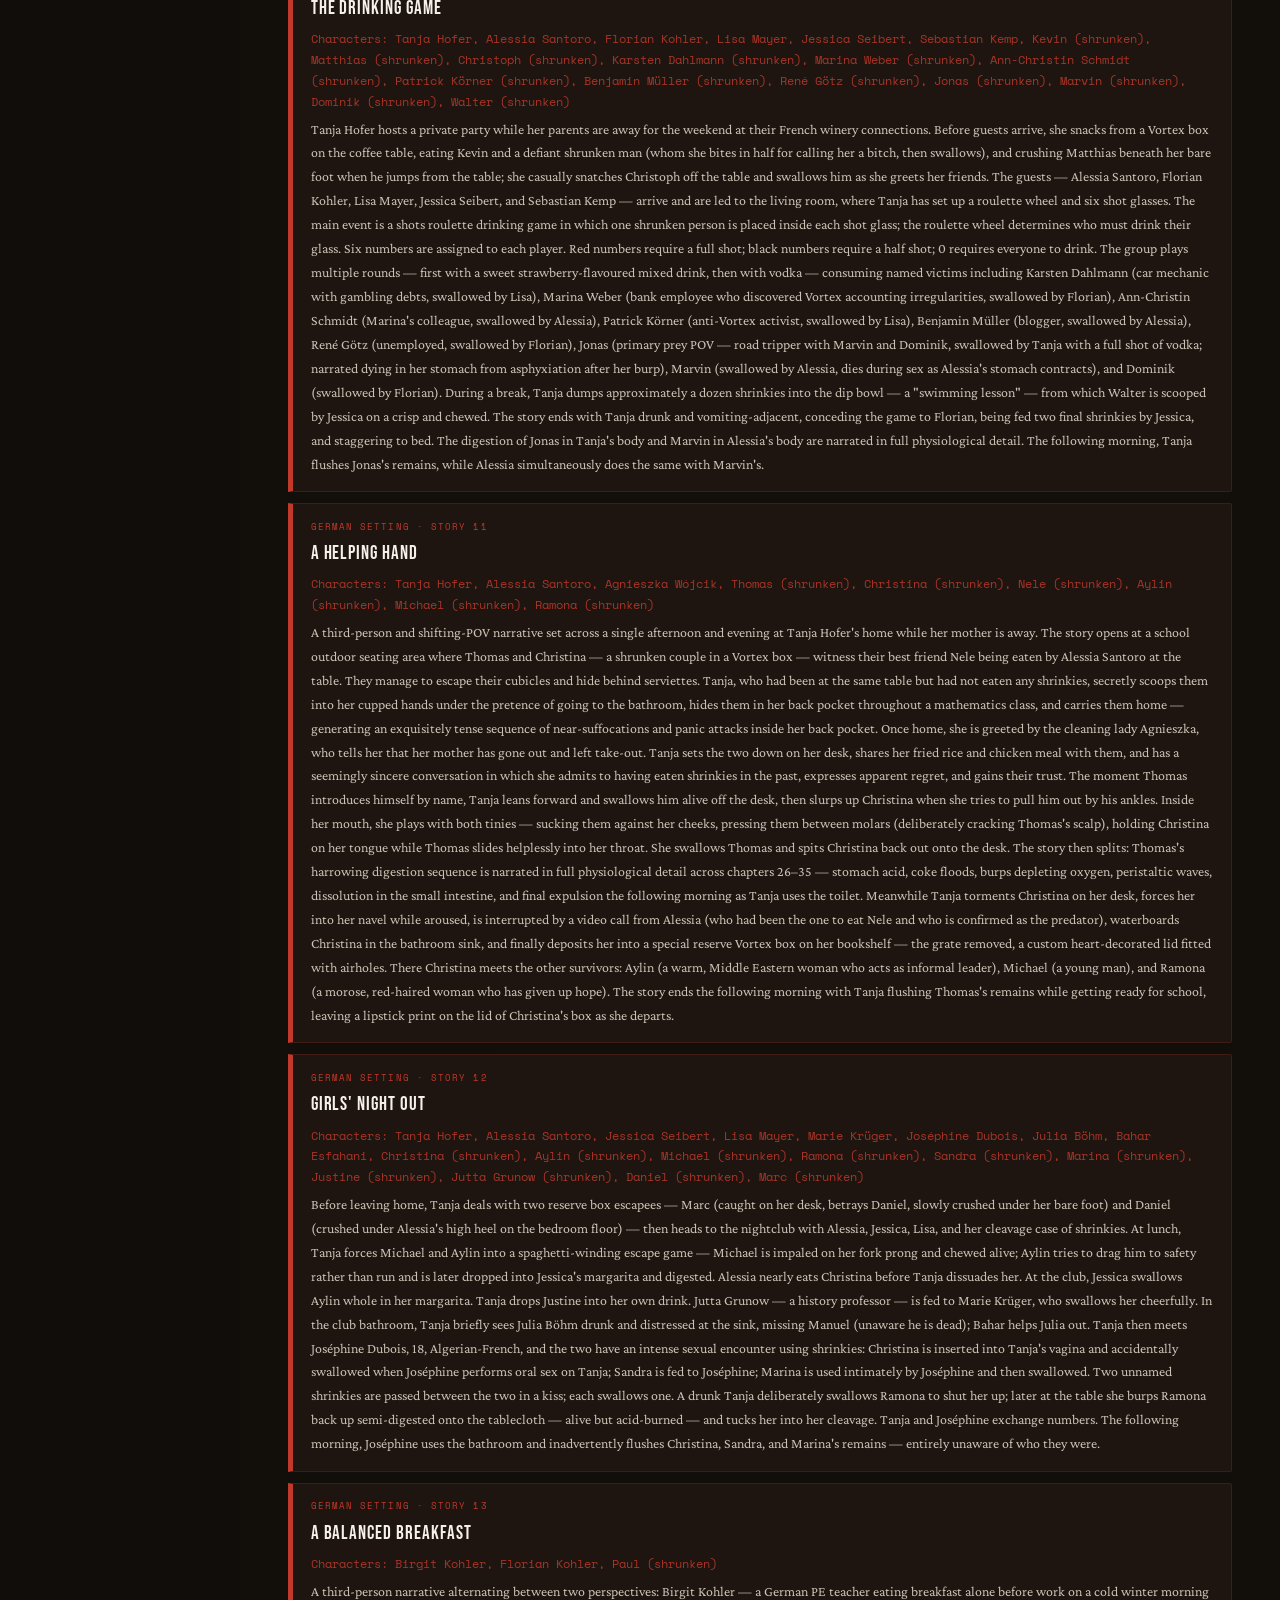
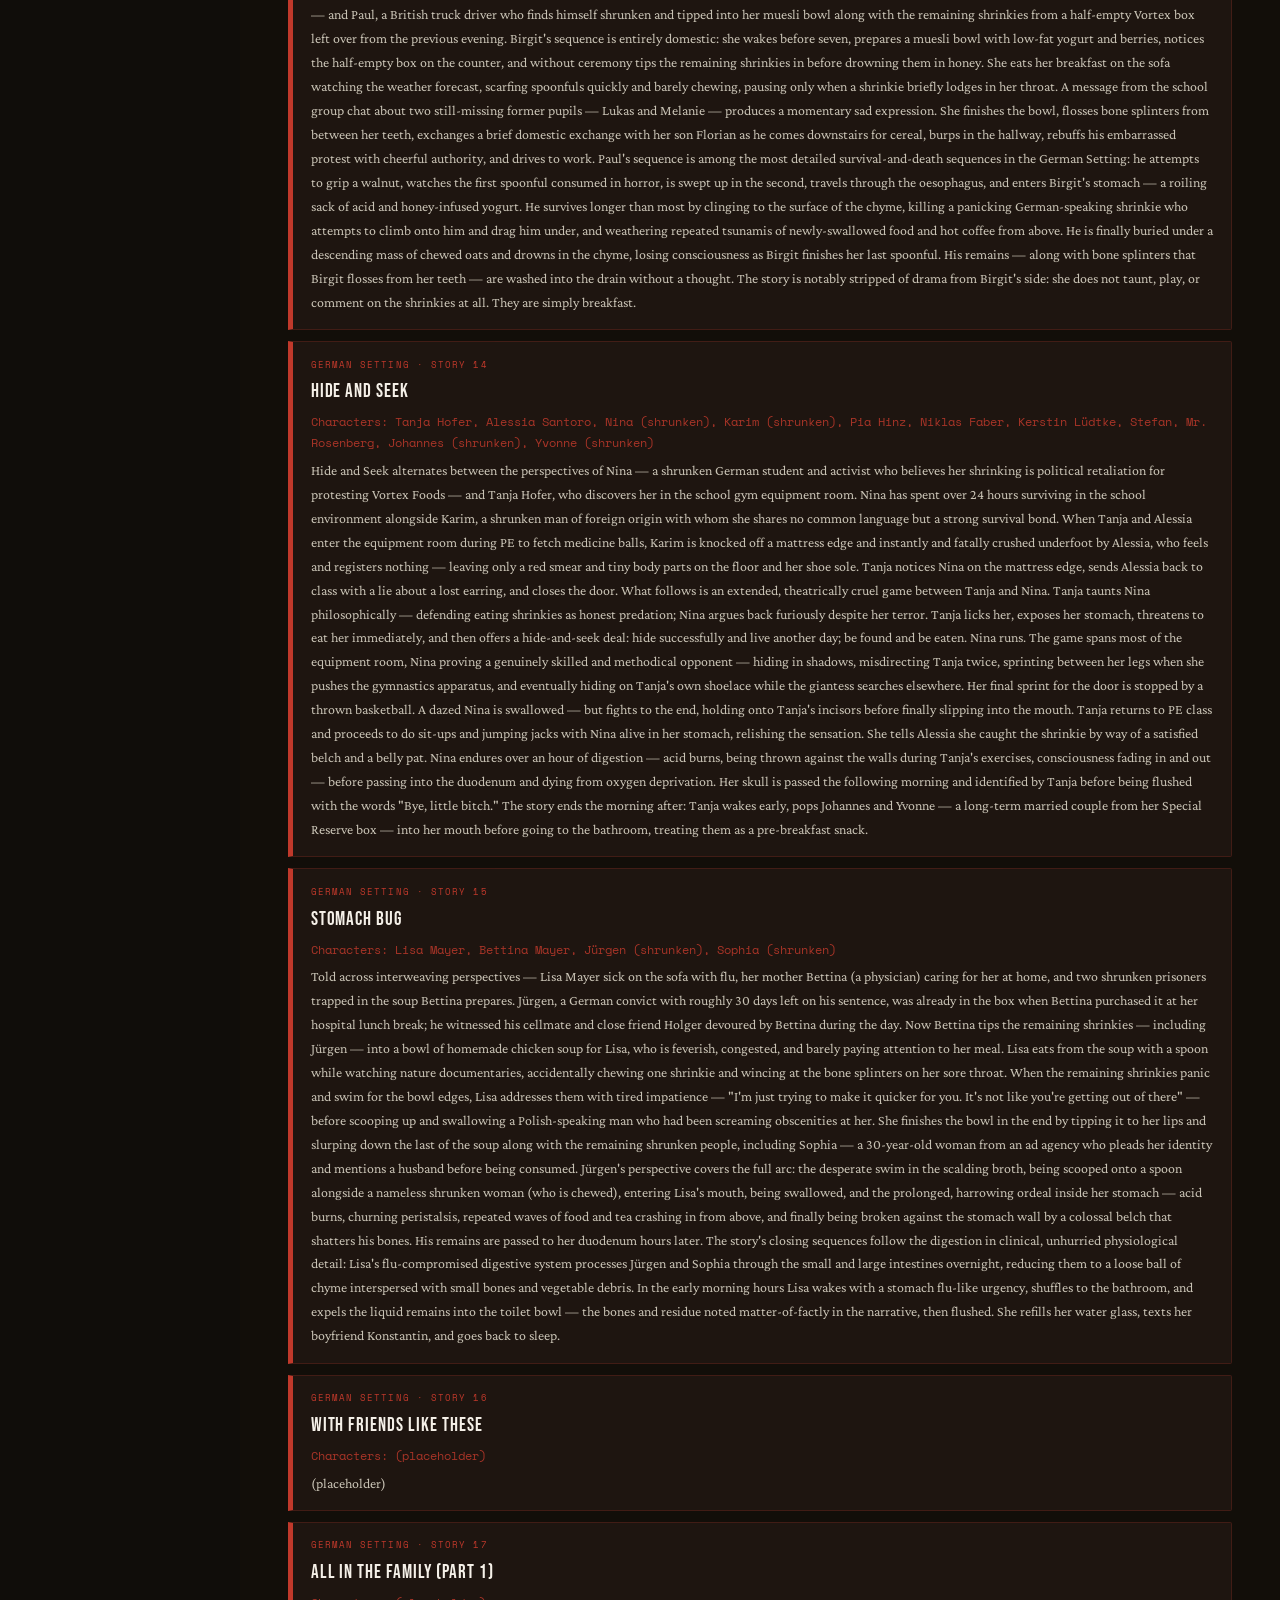
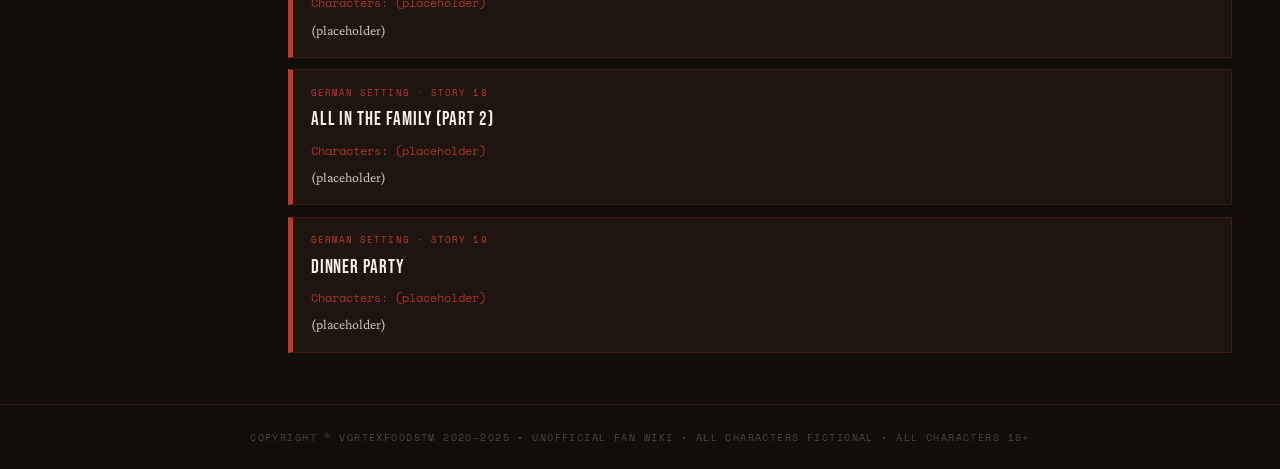
<file: german.html>
<!DOCTYPE html>
<html lang="en">
<head>
<meta charset="UTF-8">
<meta name="viewport" content="width=device-width, initial-scale=1.0">
<title>German Setting — VortexFoods™ Wiki</title>
<link rel="stylesheet" href="styles.css">
</head>
<body>

<div id="topbar"></div>

<div class="wiki-layout">
  <nav id="sidebar"></nav>
  <main id="content" class="fade-in">

    <div class="page-eyebrow">Stories · Setting 1</div>
    <div class="page-title">German Setting</div>

    <div class="clearfix">
      <div class="infobox">
        <div class="infobox-title">German Setting</div>
        <table>
          <tr><td>Stories</td><td>19</td></tr>
          <tr><td>Location</td><td>German university city</td></tr>
          <tr><td>Primary chars</td><td>Julia Böhm, Bahar Esfahani</td></tr>
          <tr><td>Status</td><td><span class="badge b-alive">Ongoing</span></td></tr>
        </table>
      </div>

      <p>The German Setting is the primary and longest-running storyline of the VortexFoods™ universe. It centres on a cast of characters living in or around a German university city. Stories follow multiple perspectives — students, professionals, retail workers, and aristocrats — in a world where VortexFoods™ shrinkies are a mundane fact of everyday life.</p>
      <p>The setting begins with <em>Take-out</em>, which introduces the world through the eyes of both <a href="characters.html#julia-bohm">Julia Böhm</a> and a shrunken perspective character named Felix. Over the course of 19 stories, the cast expands to include Vortex employees, aristocrats, Italian diplomats, paramilitary operatives, and British nobility.</p>

      <h2 class="sh">Key Characters</h2>
      <div class="char-grid" id="key-chars"></div>
    </div>

    <h2 class="sh">All Stories</h2>
    <div id="story-list"></div>

  </main>
</div>

<footer>COPYRIGHT © VORTEXFOODSTM 2020–2025 &bull; UNOFFICIAL FAN WIKI &bull; ALL CHARACTERS FICTIONAL &bull; ALL CHARACTERS 18+</footer>

<script src="data.js"></script>
<script>

function init() {
  renderNav('german.html');

  const keyIds = ['julia-bohm','bahar-esfahani','laura-giesler','anna-wendland','alessia-santoro','johanna-von-falkenau'];
  const grid = document.getElementById('key-chars');
  keyIds.forEach(id => {
    const c = germanCharacters.find(c => c.id === id);
    if (c) grid.innerHTML += makeCharCard(c);
  });

  const list = document.getElementById('story-list');
  germanStories.forEach(s => list.innerHTML += makeStoryCard(s, 'German Setting'));
}

init();
</script>
</body>
</html>
</file>
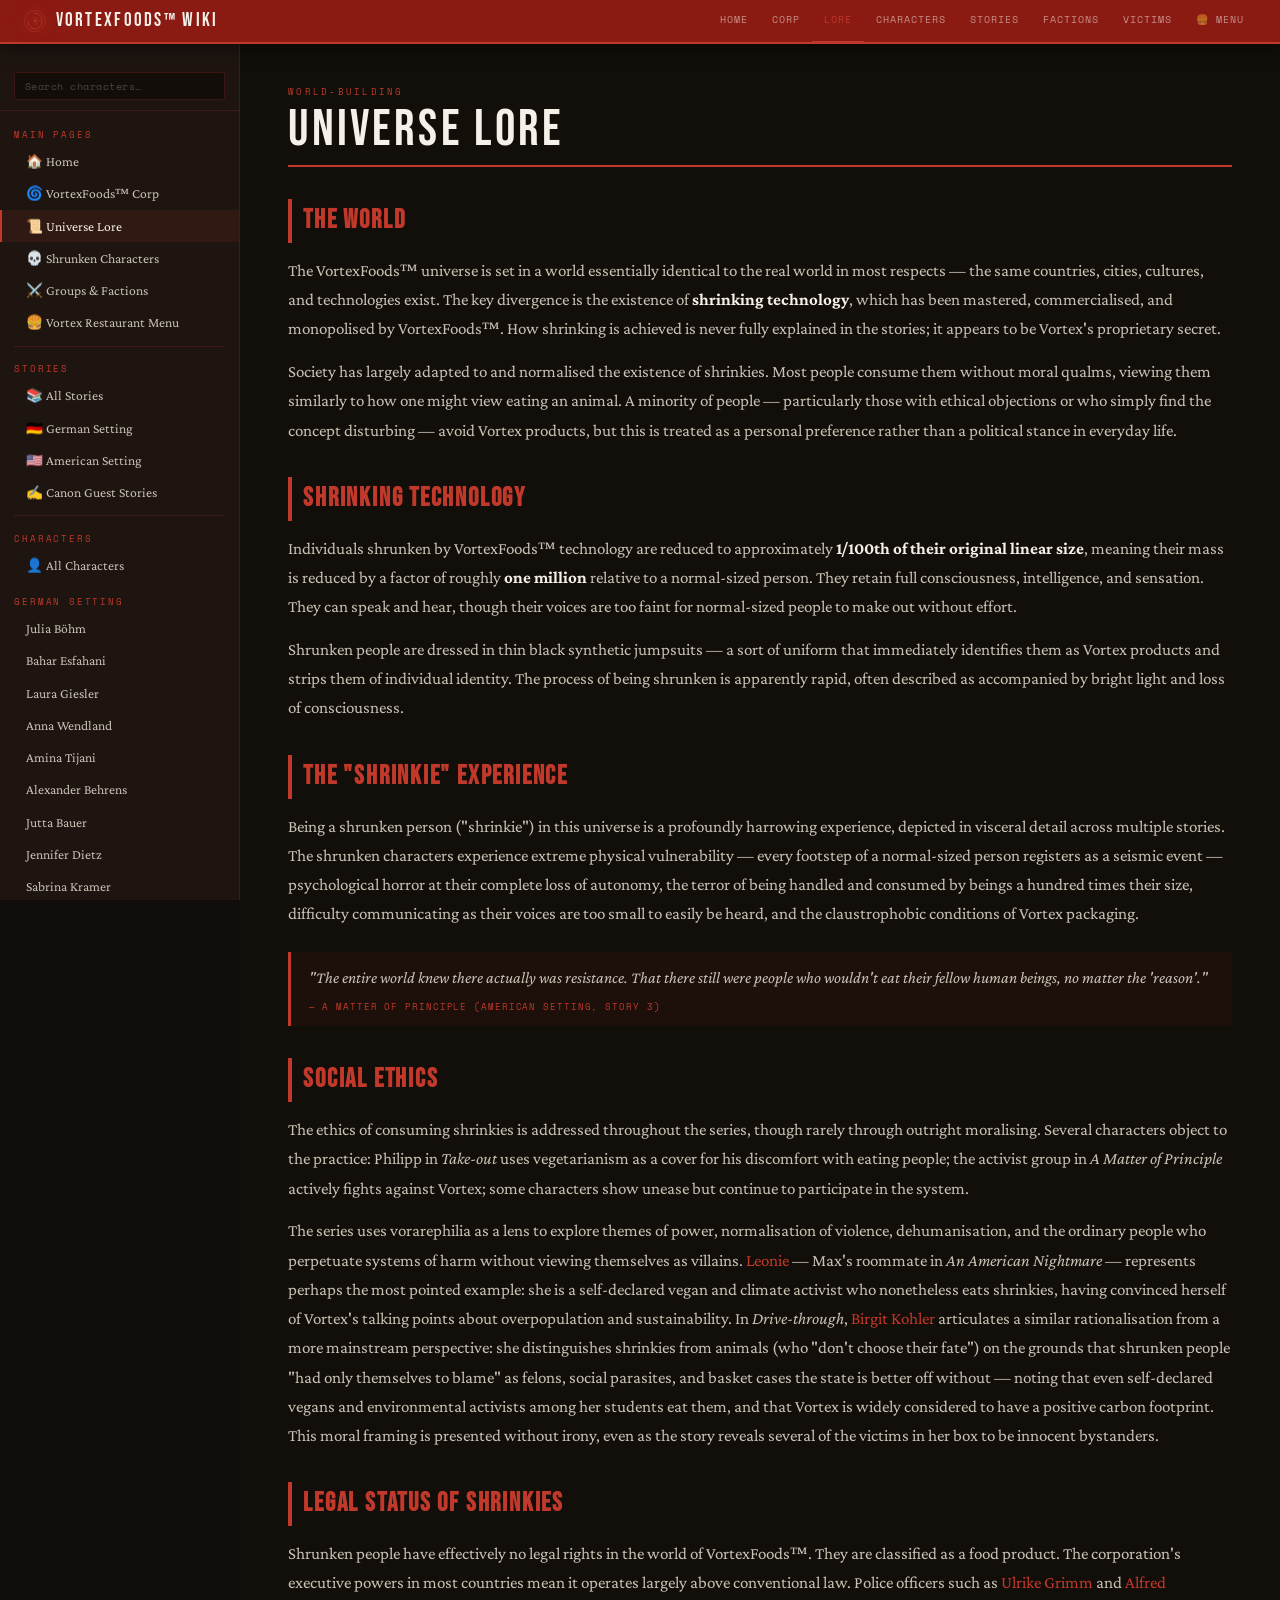
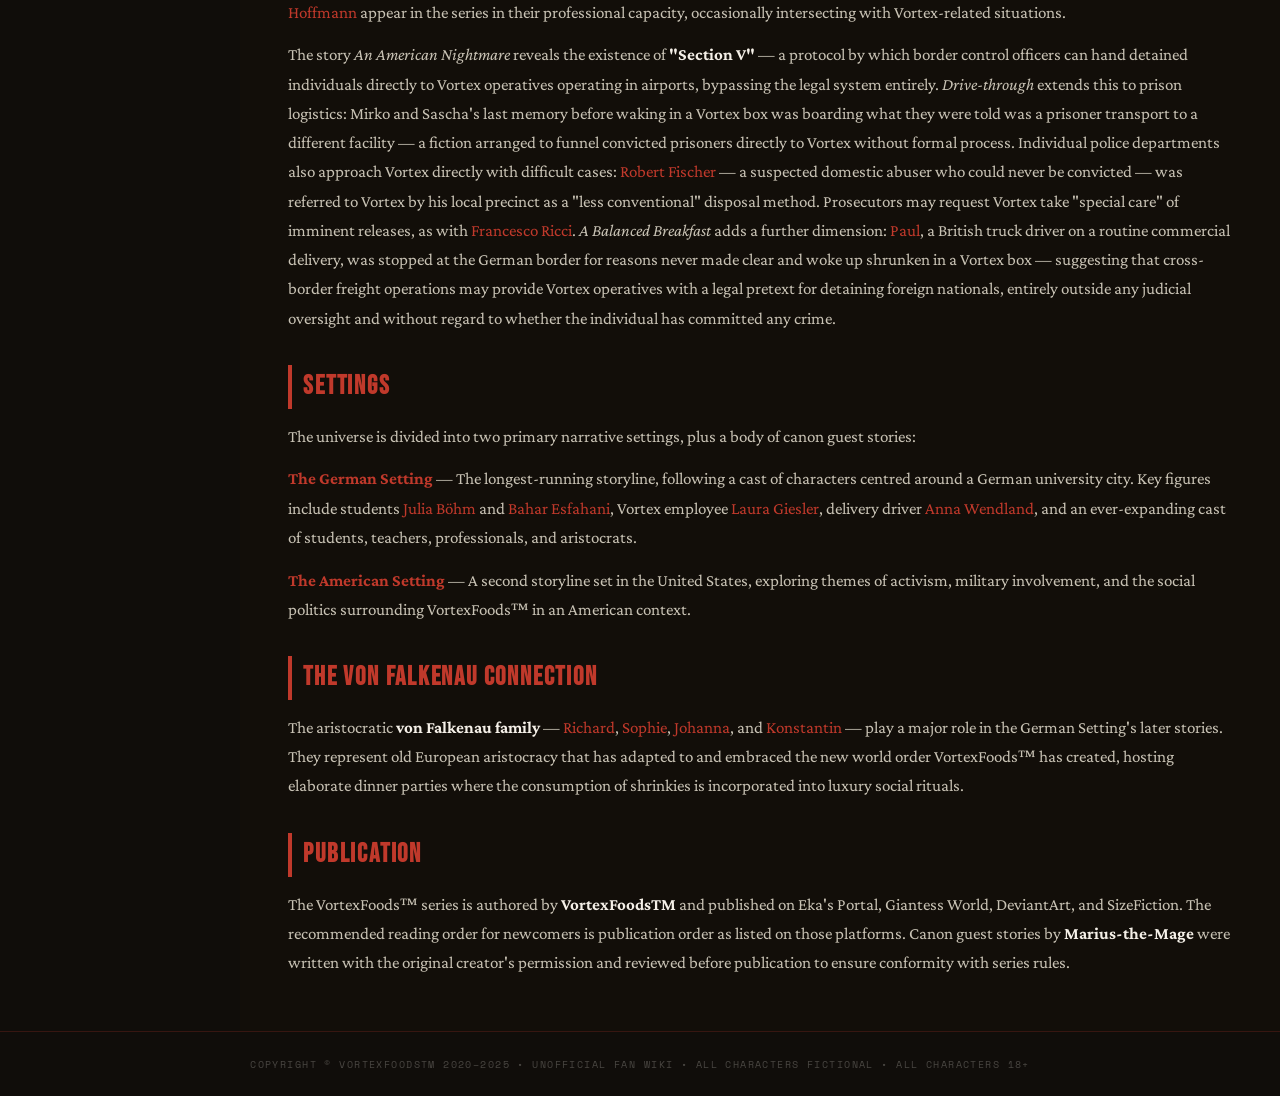
<file: lore.html>
<!DOCTYPE html>
<html lang="en">
<head>
<meta charset="UTF-8">
<meta name="viewport" content="width=device-width, initial-scale=1.0">
<title>Universe Lore — VortexFoods™ Wiki</title>
<link rel="stylesheet" href="styles.css">
</head>
<body>

<div id="topbar"></div>

<div class="wiki-layout">
  <nav id="sidebar"></nav>
  <main id="content" class="fade-in">

    <div class="page-eyebrow">World-Building</div>
    <div class="page-title">Universe Lore</div>

    <h2 class="sh">The World</h2>
    <p>The VortexFoods™ universe is set in a world essentially identical to the real world in most respects — the same countries, cities, cultures, and technologies exist. The key divergence is the existence of <strong>shrinking technology</strong>, which has been mastered, commercialised, and monopolised by VortexFoods™. How shrinking is achieved is never fully explained in the stories; it appears to be Vortex's proprietary secret.</p>
    <p>Society has largely adapted to and normalised the existence of shrinkies. Most people consume them without moral qualms, viewing them similarly to how one might view eating an animal. A minority of people — particularly those with ethical objections or who simply find the concept disturbing — avoid Vortex products, but this is treated as a personal preference rather than a political stance in everyday life.</p>

    <h2 class="sh">Shrinking Technology</h2>
    <p>Individuals shrunken by VortexFoods™ technology are reduced to approximately <strong>1/100th of their original linear size</strong>, meaning their mass is reduced by a factor of roughly <strong>one million</strong> relative to a normal-sized person. They retain full consciousness, intelligence, and sensation. They can speak and hear, though their voices are too faint for normal-sized people to make out without effort.</p>
    <p>Shrunken people are dressed in thin black synthetic jumpsuits — a sort of uniform that immediately identifies them as Vortex products and strips them of individual identity. The process of being shrunken is apparently rapid, often described as accompanied by bright light and loss of consciousness.</p>

    <h2 class="sh">The "Shrinkie" Experience</h2>
    <p>Being a shrunken person ("shrinkie") in this universe is a profoundly harrowing experience, depicted in visceral detail across multiple stories. The shrunken characters experience extreme physical vulnerability — every footstep of a normal-sized person registers as a seismic event — psychological horror at their complete loss of autonomy, the terror of being handled and consumed by beings a hundred times their size, difficulty communicating as their voices are too small to easily be heard, and the claustrophobic conditions of Vortex packaging.</p>

    <div class="lore-quote">
      "The entire world knew there actually was resistance. That there still were people who wouldn't eat their fellow human beings, no matter the 'reason'."
      <cite>— A Matter of Principle (American Setting, Story 3)</cite>
    </div>

    <h2 class="sh">Social Ethics</h2>
    <p>The ethics of consuming shrinkies is addressed throughout the series, though rarely through outright moralising. Several characters object to the practice: Philipp in <em>Take-out</em> uses vegetarianism as a cover for his discomfort with eating people; the activist group in <em>A Matter of Principle</em> actively fights against Vortex; some characters show unease but continue to participate in the system.</p>
    <p>The series uses vorarephilia as a lens to explore themes of power, normalisation of violence, dehumanisation, and the ordinary people who perpetuate systems of harm without viewing themselves as villains. <a href="characters.html#leonie">Leonie</a> — Max's roommate in <em>An American Nightmare</em> — represents perhaps the most pointed example: she is a self-declared vegan and climate activist who nonetheless eats shrinkies, having convinced herself of Vortex's talking points about overpopulation and sustainability. In <em>Drive-through</em>, <a href="characters.html#birgit-kohler">Birgit Kohler</a> articulates a similar rationalisation from a more mainstream perspective: she distinguishes shrinkies from animals (who "don't choose their fate") on the grounds that shrunken people "had only themselves to blame" as felons, social parasites, and basket cases the state is better off without — noting that even self-declared vegans and environmental activists among her students eat them, and that Vortex is widely considered to have a positive carbon footprint. This moral framing is presented without irony, even as the story reveals several of the victims in her box to be innocent bystanders.</p>

    <h2 class="sh">Legal Status of Shrinkies</h2>
    <p>Shrunken people have effectively no legal rights in the world of VortexFoods™. They are classified as a food product. The corporation's executive powers in most countries mean it operates largely above conventional law. Police officers such as <a href="characters.html#ulrike-grimm">Ulrike Grimm</a> and <a href="characters.html#alfred-hoffmann">Alfred Hoffmann</a> appear in the series in their professional capacity, occasionally intersecting with Vortex-related situations.</p>
    <p>The story <em>An American Nightmare</em> reveals the existence of <strong>"Section V"</strong> — a protocol by which border control officers can hand detained individuals directly to Vortex operatives operating in airports, bypassing the legal system entirely. <em>Drive-through</em> extends this to prison logistics: Mirko and Sascha's last memory before waking in a Vortex box was boarding what they were told was a prisoner transport to a different facility — a fiction arranged to funnel convicted prisoners directly to Vortex without formal process. Individual police departments also approach Vortex directly with difficult cases: <a href="characters.html#robert-fischer">Robert Fischer</a> — a suspected domestic abuser who could never be convicted — was referred to Vortex by his local precinct as a "less conventional" disposal method. Prosecutors may request Vortex take "special care" of imminent releases, as with <a href="characters.html#francesco-ricci">Francesco Ricci</a>. <em>A Balanced Breakfast</em> adds a further dimension: <a href="characters.html#paul">Paul</a>, a British truck driver on a routine commercial delivery, was stopped at the German border for reasons never made clear and woke up shrunken in a Vortex box — suggesting that cross-border freight operations may provide Vortex operatives with a legal pretext for detaining foreign nationals, entirely outside any judicial oversight and without regard to whether the individual has committed any crime.</p>

    <h2 class="sh">Settings</h2>
    <p>The universe is divided into two primary narrative settings, plus a body of canon guest stories:</p>
    <p><strong><a href="german.html">The German Setting</a></strong> — The longest-running storyline, following a cast of characters centred around a German university city. Key figures include students <a href="characters.html#julia-bohm">Julia Böhm</a> and <a href="characters.html#bahar-esfahani">Bahar Esfahani</a>, Vortex employee <a href="characters.html#laura-giesler">Laura Giesler</a>, delivery driver <a href="characters.html#anna-wendland">Anna Wendland</a>, and an ever-expanding cast of students, teachers, professionals, and aristocrats.</p>
    <p><strong><a href="american.html">The American Setting</a></strong> — A second storyline set in the United States, exploring themes of activism, military involvement, and the social politics surrounding VortexFoods™ in an American context.</p>

    <h2 class="sh">The Von Falkenau Connection</h2>
    <p>The aristocratic <strong>von Falkenau family</strong> — <a href="characters.html#richard-von-falkenau">Richard</a>, <a href="characters.html#sophie-von-falkenau">Sophie</a>, <a href="characters.html#johanna-von-falkenau">Johanna</a>, and <a href="characters.html#konstantin-von-falkenau">Konstantin</a> — play a major role in the German Setting's later stories. They represent old European aristocracy that has adapted to and embraced the new world order VortexFoods™ has created, hosting elaborate dinner parties where the consumption of shrinkies is incorporated into luxury social rituals.</p>

    <h2 class="sh">Publication</h2>
    <p>The VortexFoods™ series is authored by <strong>VortexFoodsTM</strong> and published on Eka's Portal, Giantess World, DeviantArt, and SizeFiction. The recommended reading order for newcomers is publication order as listed on those platforms. Canon guest stories by <strong>Marius-the-Mage</strong> were written with the original creator's permission and reviewed before publication to ensure conformity with series rules.</p>

  </main>
</div>

<footer>COPYRIGHT © VORTEXFOODSTM 2020–2025 &bull; UNOFFICIAL FAN WIKI &bull; ALL CHARACTERS FICTIONAL &bull; ALL CHARACTERS 18+</footer>

<script src="data.js"></script>
<script>renderNav('lore.html');</script>
</body>
</html>
</file>
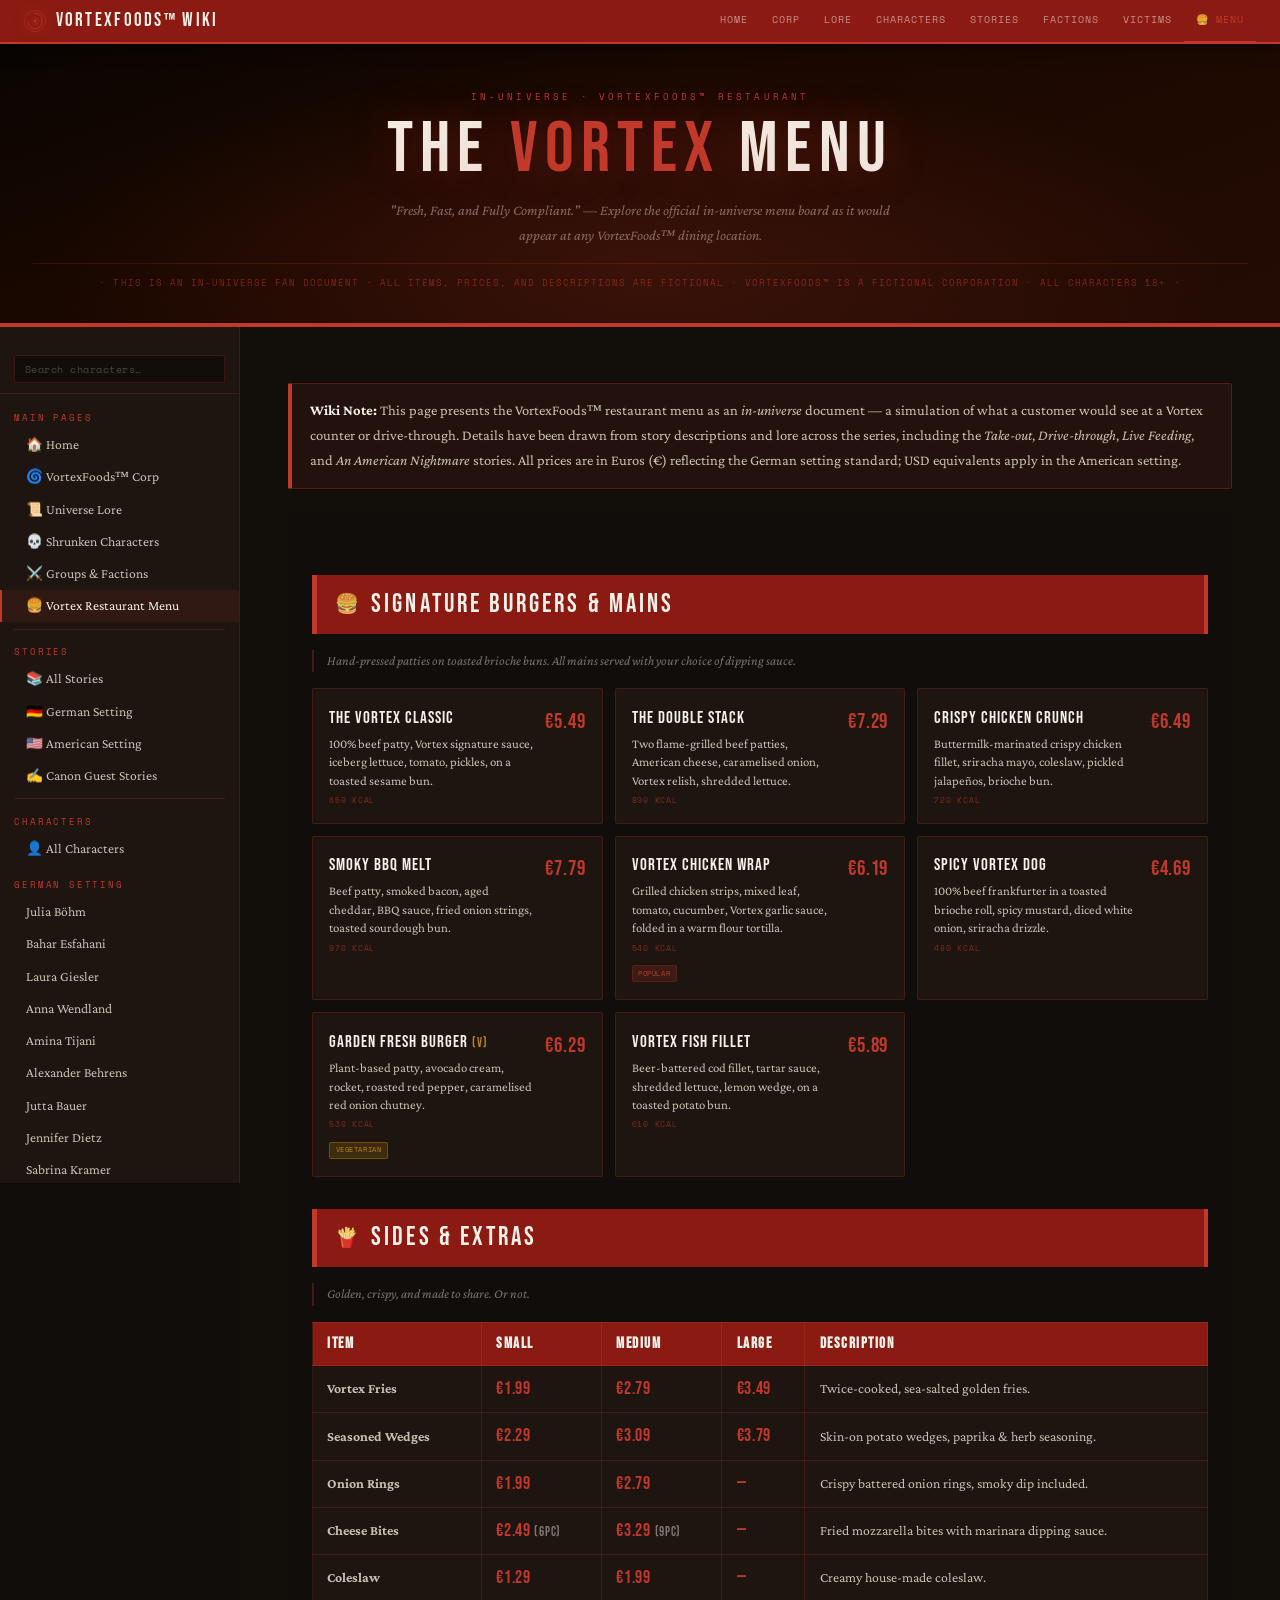
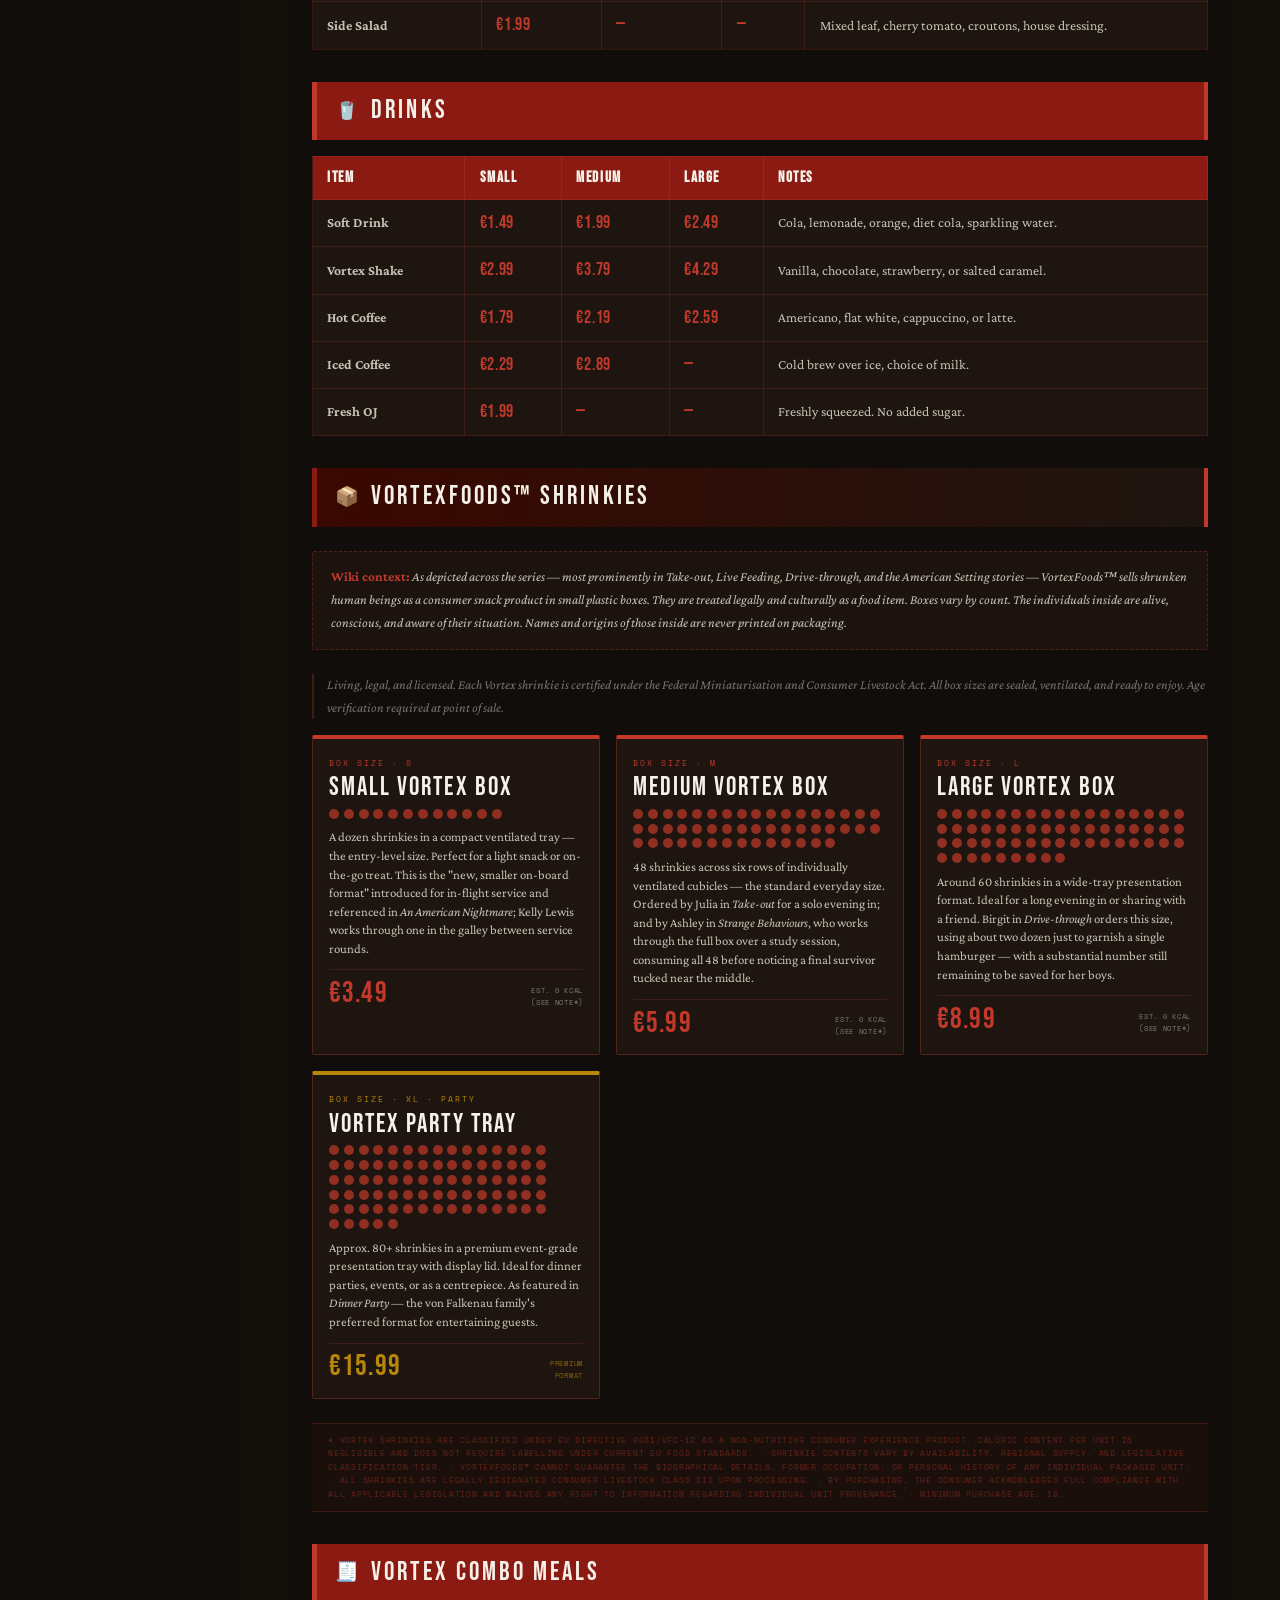
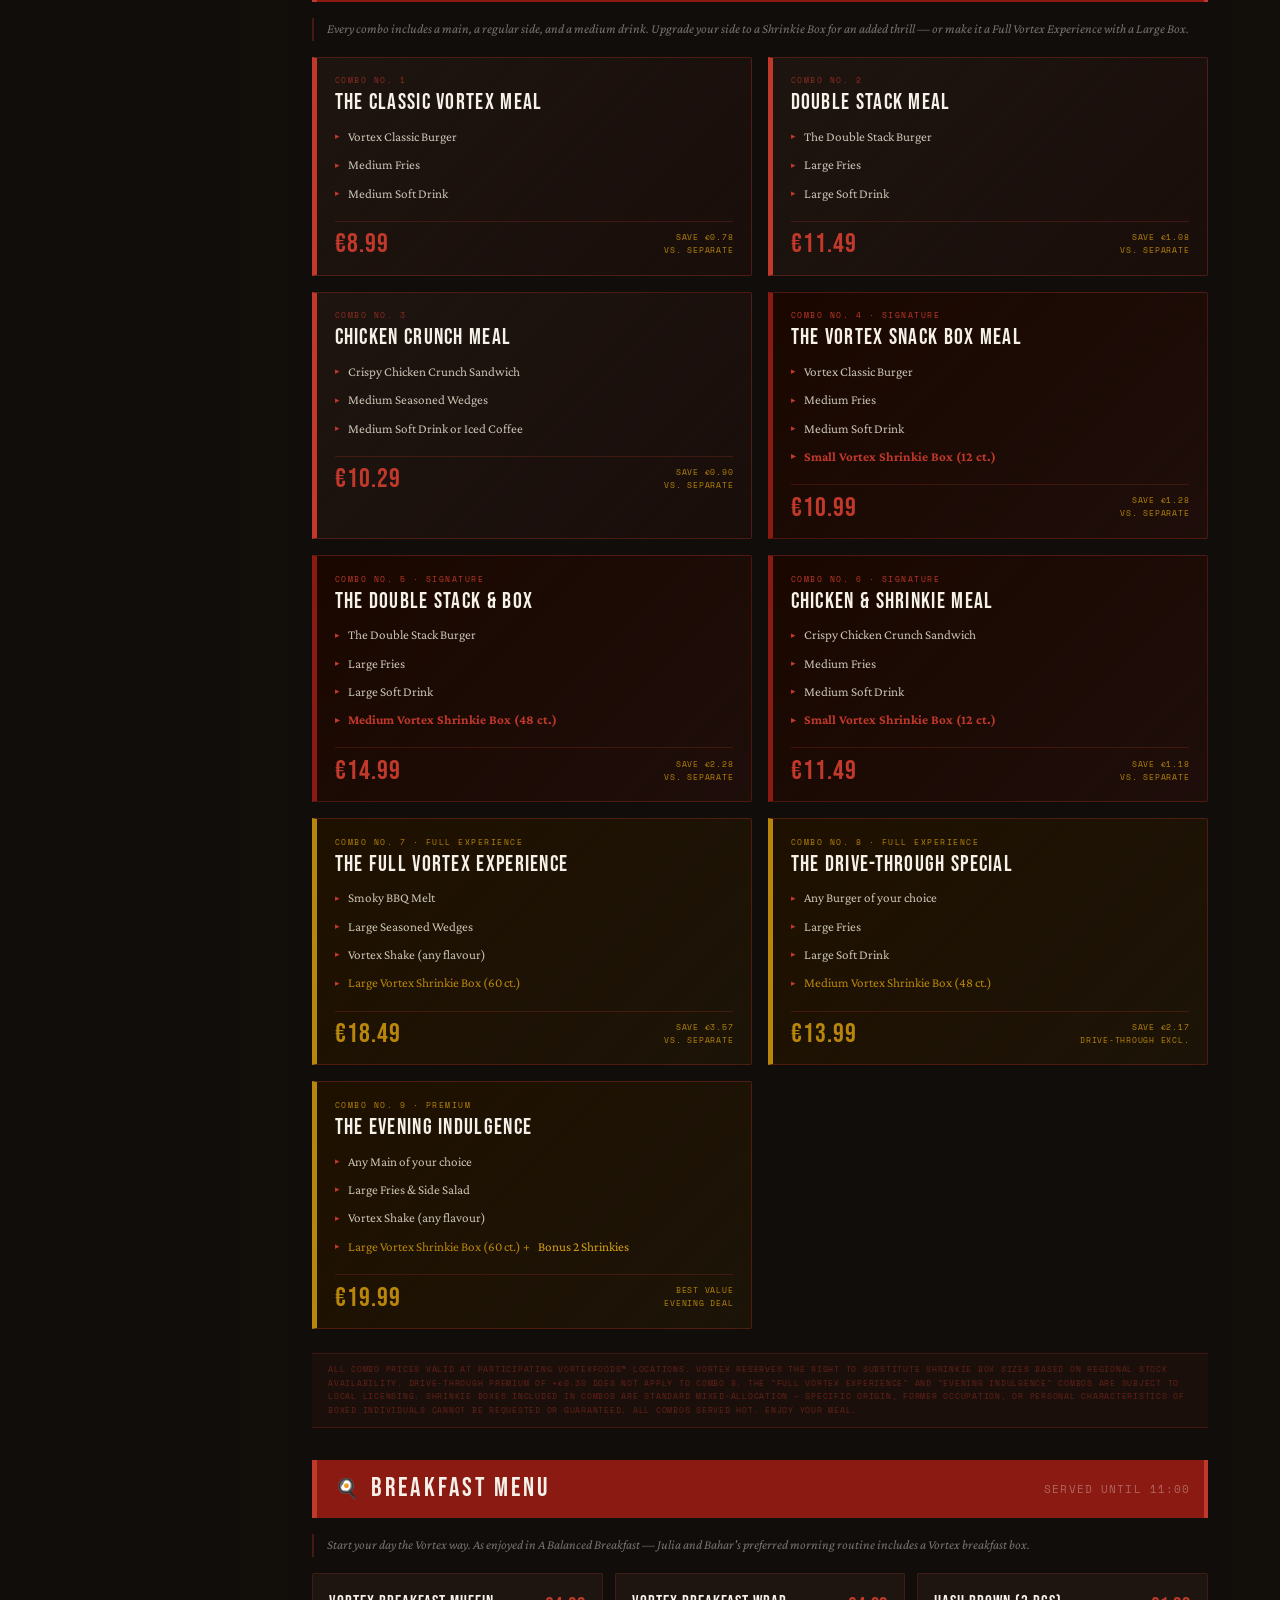
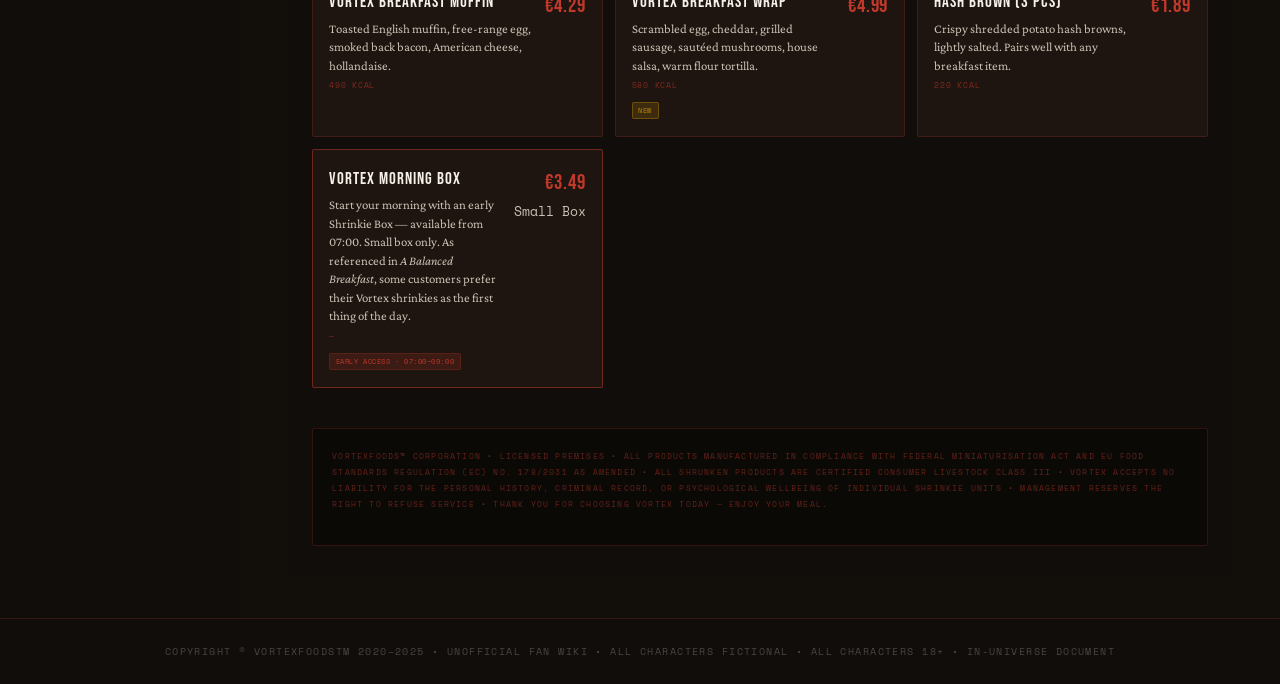
<file: menu.html>
<!DOCTYPE html>
<html lang="en">
<head>
<meta charset="UTF-8">
<meta name="viewport" content="width=device-width, initial-scale=1.0">
<title>The Vortex Menu — VortexFoods™ Wiki</title>
<link rel="stylesheet" href="styles.css">
<style>

/* ── MENU PAGE STYLES ─────────────────────────────── */

.menu-hero {
  background: linear-gradient(160deg, #0a0502 0%, #1a0800 40%, #240c04 100%);
  border-bottom: 4px solid var(--red);
  padding: 2.8rem 2rem 2rem;
  text-align: center;
  position: relative;
  overflow: hidden;
}

.menu-hero::before {
  content: '';
  position: absolute;
  inset: 0;
  background: radial-gradient(ellipse at 50% 80%, rgba(192,57,43,0.18) 0%, transparent 65%);
  pointer-events: none;
}

.menu-hero-eyebrow {
  font-family: 'Space Mono', monospace;
  font-size: 9px;
  letter-spacing: 0.35em;
  color: var(--red);
  text-transform: uppercase;
  margin-bottom: 0.6rem;
}

.menu-hero-title {
  font-family: 'Bebas Neue', sans-serif;
  font-size: clamp(2.4rem, 6vw, 4.5rem);
  letter-spacing: 0.1em;
  color: var(--cream);
  line-height: 1;
  text-shadow: 0 0 40px rgba(192,57,43,0.35);
}

.menu-hero-title span { color: var(--red); }

.menu-hero-sub {
  font-style: italic;
  color: rgba(245,240,232,0.45);
  font-size: 0.9rem;
  margin-top: 0.75rem;
  max-width: 540px;
  margin-left: auto;
  margin-right: auto;
}

.menu-disclaimer {
  font-family: 'Space Mono', monospace;
  font-size: 8.5px;
  letter-spacing: 0.12em;
  color: rgba(192,57,43,0.55);
  text-transform: uppercase;
  margin-top: 1rem;
  border-top: 1px solid var(--border);
  padding-top: 0.75rem;
}

/* ── MENU BOARD ───────────────────────────────────── */

.menu-board {
  background: var(--dark);
  padding: 2rem 1.5rem;
}

.menu-section-header {
  font-family: 'Bebas Neue', sans-serif;
  font-size: 1.6rem;
  letter-spacing: 0.12em;
  color: var(--cream);
  background: var(--dark-red);
  padding: 0.45rem 1.1rem;
  margin: 2rem 0 1rem;
  border-left: 5px solid var(--red);
  display: flex;
  align-items: center;
  gap: 0.6rem;
  position: relative;
}

.menu-section-header::after {
  content: '';
  position: absolute;
  right: 0;
  top: 0;
  bottom: 0;
  width: 4px;
  background: var(--red);
}

.menu-section-header .sec-icon {
  font-size: 1.2rem;
  filter: grayscale(0.2);
}

.menu-section-desc {
  font-size: 0.82rem;
  color: var(--muted);
  font-style: italic;
  margin-bottom: 1rem;
  padding-left: 0.2rem;
  border-left: 2px solid rgba(192,57,43,0.3);
  padding-left: 0.8rem;
}

.menu-grid {
  display: grid;
  grid-template-columns: repeat(auto-fill, minmax(280px, 1fr));
  gap: 0.75rem;
  margin-bottom: 0.5rem;
}

.menu-grid.wide {
  grid-template-columns: repeat(auto-fill, minmax(350px, 1fr));
}

.menu-item {
  background: var(--mid);
  border: 1px solid var(--border);
  border-radius: 2px;
  padding: 0.9rem 1rem;
  display: flex;
  justify-content: space-between;
  align-items: flex-start;
  gap: 0.75rem;
  transition: background var(--t), border-color var(--t);
}

.menu-item:hover {
  background: rgba(192,57,43,0.07);
  border-color: rgba(192,57,43,0.4);
}

.menu-item-info { flex: 1; min-width: 0; }

.menu-item-name {
  font-family: 'Bebas Neue', sans-serif;
  font-size: 1.05rem;
  letter-spacing: 0.06em;
  color: var(--cream);
  margin-bottom: 0.15rem;
}

.menu-item-desc {
  font-size: 0.8rem;
  color: var(--faint);
  line-height: 1.45;
}

.menu-item-cal {
  font-family: 'Space Mono', monospace;
  font-size: 7.5px;
  letter-spacing: 0.1em;
  color: rgba(192,57,43,0.6);
  text-transform: uppercase;
  margin-top: 0.3rem;
}

.menu-item-badge {
  font-family: 'Space Mono', monospace;
  font-size: 7px;
  letter-spacing: 0.08em;
  text-transform: uppercase;
  background: rgba(192,57,43,0.18);
  border: 1px solid var(--border);
  color: var(--red);
  border-radius: 2px;
  padding: 0.1rem 0.35rem;
  margin-top: 0.3rem;
  display: inline-block;
}

.menu-item-badge.new { background: rgba(184,134,11,0.2); border-color: rgba(184,134,11,0.4); color: var(--gold); }
.menu-item-badge.limited { background: rgba(100,60,0,0.3); border-color: rgba(184,134,11,0.3); color: #d4a017; }

.menu-price {
  font-family: 'Bebas Neue', sans-serif;
  font-size: 1.3rem;
  letter-spacing: 0.04em;
  color: var(--red);
  white-space: nowrap;
  flex-shrink: 0;
  text-align: right;
}

.menu-price .price-sm {
  font-size: 0.8rem;
  color: var(--faint);
  display: block;
  font-family: 'Space Mono', monospace;
  letter-spacing: 0;
  white-space: nowrap;
}

/* ── SHRINKIE BOXES ───────────────────────────────── */

.shrinkie-grid {
  display: grid;
  grid-template-columns: repeat(auto-fill, minmax(240px, 1fr));
  gap: 1rem;
  margin-bottom: 0.5rem;
}

.shrinkie-box {
  background: var(--mid);
  border: 1px solid rgba(192,57,43,0.35);
  border-top: 4px solid var(--red);
  border-radius: 2px;
  padding: 1.1rem 1rem 1rem;
  position: relative;
  transition: all var(--t);
}

.shrinkie-box:hover {
  background: rgba(192,57,43,0.06);
  border-color: var(--red);
  transform: translateY(-2px);
  box-shadow: 0 6px 22px rgba(192,57,43,0.18);
}

.shrinkie-box-label {
  font-family: 'Space Mono', monospace;
  font-size: 8px;
  letter-spacing: 0.25em;
  text-transform: uppercase;
  color: var(--red);
  margin-bottom: 0.3rem;
}

.shrinkie-box-name {
  font-family: 'Bebas Neue', sans-serif;
  font-size: 1.6rem;
  letter-spacing: 0.08em;
  color: var(--cream);
  line-height: 1;
  margin-bottom: 0.5rem;
}

.shrinkie-count {
  display: flex;
  gap: 0.3rem;
  margin-bottom: 0.6rem;
  flex-wrap: wrap;
}

.shrinkie-dot {
  width: 10px;
  height: 10px;
  border-radius: 50%;
  background: var(--red);
  opacity: 0.7;
  display: inline-block;
}

.shrinkie-box-desc {
  font-size: 0.8rem;
  color: var(--faint);
  line-height: 1.45;
  margin-bottom: 0.7rem;
}

.shrinkie-box-footer {
  display: flex;
  justify-content: space-between;
  align-items: flex-end;
  border-top: 1px solid var(--border);
  padding-top: 0.6rem;
  margin-top: 0.2rem;
}

.shrinkie-box-price {
  font-family: 'Bebas Neue', sans-serif;
  font-size: 1.8rem;
  color: var(--red);
  letter-spacing: 0.04em;
  line-height: 1;
}

.shrinkie-box-cal {
  font-family: 'Space Mono', monospace;
  font-size: 7px;
  letter-spacing: 0.1em;
  text-transform: uppercase;
  color: var(--muted);
  text-align: right;
}

/* ── COMBO MEALS ──────────────────────────────────── */

.combo-grid {
  display: grid;
  grid-template-columns: repeat(auto-fill, minmax(320px, 1fr));
  gap: 1rem;
}

.combo-card {
  background: linear-gradient(135deg, var(--mid) 0%, rgba(139,26,18,0.08) 100%);
  border: 1px solid rgba(192,57,43,0.3);
  border-left: 5px solid var(--red);
  border-radius: 0 2px 2px 0;
  padding: 1.1rem 1.1rem 1rem;
  transition: all var(--t);
}

.combo-card:hover {
  border-color: var(--red);
  background: linear-gradient(135deg, rgba(192,57,43,0.1) 0%, rgba(139,26,18,0.15) 100%);
  transform: translateX(3px);
}

.combo-number {
  font-family: 'Space Mono', monospace;
  font-size: 7.5px;
  letter-spacing: 0.2em;
  text-transform: uppercase;
  color: rgba(192,57,43,0.7);
  margin-bottom: 0.2rem;
}

.combo-name {
  font-family: 'Bebas Neue', sans-serif;
  font-size: 1.35rem;
  letter-spacing: 0.06em;
  color: var(--cream);
  margin-bottom: 0.5rem;
  line-height: 1.1;
}

.combo-contents {
  list-style: none;
  padding: 0;
  margin-bottom: 0.8rem;
}

.combo-contents li {
  font-size: 0.82rem;
  color: var(--faint);
  padding: 0.18rem 0;
  display: flex;
  align-items: center;
  gap: 0.5rem;
}

.combo-contents li::before {
  content: '▸';
  color: var(--red);
  font-size: 0.7em;
  flex-shrink: 0;
}

.combo-footer {
  display: flex;
  justify-content: space-between;
  align-items: center;
  border-top: 1px solid var(--border);
  padding-top: 0.6rem;
  margin-top: 0.2rem;
}

.combo-price {
  font-family: 'Bebas Neue', sans-serif;
  font-size: 1.7rem;
  color: var(--red);
  letter-spacing: 0.04em;
  line-height: 1;
}

.combo-saving {
  font-family: 'Space Mono', monospace;
  font-size: 7.5px;
  letter-spacing: 0.1em;
  text-transform: uppercase;
  color: var(--gold);
  text-align: right;
}

/* ── SIZE SELECTOR TABLE ──────────────────────────── */

.size-table-wrap {
  overflow-x: auto;
  margin-bottom: 1rem;
}

.size-table {
  width: 100%;
  border-collapse: collapse;
  font-size: 0.86rem;
}

.size-table th {
  background: var(--dark-red);
  color: var(--cream);
  font-family: 'Bebas Neue', sans-serif;
  font-size: 0.95rem;
  letter-spacing: 0.1em;
  padding: 0.5rem 0.9rem;
  text-align: left;
  border: 1px solid rgba(192,57,43,0.3);
}

.size-table td {
  padding: 0.5rem 0.9rem;
  border: 1px solid var(--border);
  color: var(--faint);
  background: var(--mid);
}

.size-table tr:hover td { background: rgba(192,57,43,0.06); }

.size-table .price-cell {
  color: var(--red);
  font-family: 'Bebas Neue', sans-serif;
  font-size: 1.1rem;
  letter-spacing: 0.04em;
}

/* ── FOOTNOTE STRIP ───────────────────────────────── */

.menu-footnote {
  background: rgba(192,57,43,0.06);
  border-top: 1px solid var(--border);
  border-bottom: 1px solid var(--border);
  padding: 0.6rem 1rem;
  font-family: 'Space Mono', monospace;
  font-size: 7.5px;
  letter-spacing: 0.1em;
  text-transform: uppercase;
  color: rgba(192,57,43,0.45);
  margin: 1.5rem 0;
  line-height: 1.8;
}

/* ── WIKI NOTE ────────────────────────────────────── */

.menu-wiki-note {
  background: rgba(30,21,16,0.9);
  border: 1px dashed rgba(192,57,43,0.35);
  border-radius: 2px;
  padding: 0.9rem 1.1rem;
  margin: 1.5rem 0;
  font-size: 0.83rem;
  color: var(--faint);
  font-style: italic;
}

.menu-wiki-note strong { color: var(--red); font-style: normal; }

</style>
</head>
<body>

<div id="topbar"></div>

<!-- IN-UNIVERSE MENU HERO -->
<div class="menu-hero">
  <div class="menu-hero-eyebrow">In-Universe · VortexFoods™ Restaurant</div>
  <div class="menu-hero-title">THE <span>VORTEX</span> MENU</div>
  <p class="menu-hero-sub">"Fresh, Fast, and Fully Compliant." — Explore the official in-universe menu board as it would appear at any VortexFoods™ dining location.</p>
  <div class="menu-disclaimer">
    · This is an in-universe fan document ·  All items, prices, and descriptions are fictional ·  VortexFoods™ is a fictional corporation ·  All characters 18+ ·
  </div>
</div>

<div class="wiki-layout">
  <nav id="sidebar"></nav>
  <main id="content" class="fade-in">

    <div class="callout">
      <strong>Wiki Note:</strong> This page presents the VortexFoods™ restaurant menu as an <em>in-universe</em> document — a simulation of what a customer would see at a Vortex counter or drive-through. Details have been drawn from story descriptions and lore across the series, including the <em>Take-out</em>, <em>Drive-through</em>, <em>Live Feeding</em>, and <em>An American Nightmare</em> stories. All prices are in Euros (€) reflecting the German setting standard; USD equivalents apply in the American setting.
    </div>

    <div class="menu-board">

      <!-- ═══════════ SECTION: SIGNATURES ═══════════ -->
      <div class="menu-section-header">
        <span class="sec-icon">🍔</span> Signature Burgers &amp; Mains
      </div>
      <p class="menu-section-desc">Hand-pressed patties on toasted brioche buns. All mains served with your choice of dipping sauce.</p>

      <div class="menu-grid">

        <div class="menu-item">
          <div class="menu-item-info">
            <div class="menu-item-name">The Vortex Classic</div>
            <div class="menu-item-desc">100% beef patty, Vortex signature sauce, iceberg lettuce, tomato, pickles, on a toasted sesame bun.</div>
            <div class="menu-item-cal">650 kcal</div>
          </div>
          <div class="menu-price">€5.49</div>
        </div>

        <div class="menu-item">
          <div class="menu-item-info">
            <div class="menu-item-name">The Double Stack</div>
            <div class="menu-item-desc">Two flame-grilled beef patties, American cheese, caramelised onion, Vortex relish, shredded lettuce.</div>
            <div class="menu-item-cal">890 kcal</div>
          </div>
          <div class="menu-price">€7.29</div>
        </div>

        <div class="menu-item">
          <div class="menu-item-info">
            <div class="menu-item-name">Crispy Chicken Crunch</div>
            <div class="menu-item-desc">Buttermilk-marinated crispy chicken fillet, sriracha mayo, coleslaw, pickled jalapeños, brioche bun.</div>
            <div class="menu-item-cal">720 kcal</div>
          </div>
          <div class="menu-price">€6.49</div>
        </div>

        <div class="menu-item">
          <div class="menu-item-info">
            <div class="menu-item-name">Smoky BBQ Melt</div>
            <div class="menu-item-desc">Beef patty, smoked bacon, aged cheddar, BBQ sauce, fried onion strings, toasted sourdough bun.</div>
            <div class="menu-item-cal">970 kcal</div>
          </div>
          <div class="menu-price">€7.79</div>
        </div>

        <div class="menu-item">
          <div class="menu-item-info">
            <div class="menu-item-name">Vortex Chicken Wrap</div>
            <div class="menu-item-desc">Grilled chicken strips, mixed leaf, tomato, cucumber, Vortex garlic sauce, folded in a warm flour tortilla.</div>
            <div class="menu-item-cal">540 kcal</div>
            <span class="menu-item-badge">Popular</span>
          </div>
          <div class="menu-price">€6.19</div>
        </div>

        <div class="menu-item">
          <div class="menu-item-info">
            <div class="menu-item-name">Spicy Vortex Dog</div>
            <div class="menu-item-desc">100% beef frankfurter in a toasted brioche roll, spicy mustard, diced white onion, sriracha drizzle.</div>
            <div class="menu-item-cal">480 kcal</div>
          </div>
          <div class="menu-price">€4.69</div>
        </div>

        <div class="menu-item">
          <div class="menu-item-info">
            <div class="menu-item-name">Garden Fresh Burger <span style="color:var(--gold);font-size:0.75em;">(V)</span></div>
            <div class="menu-item-desc">Plant-based patty, avocado cream, rocket, roasted red pepper, caramelised red onion chutney.</div>
            <div class="menu-item-cal">530 kcal</div>
            <span class="menu-item-badge new">Vegetarian</span>
          </div>
          <div class="menu-price">€6.29</div>
        </div>

        <div class="menu-item">
          <div class="menu-item-info">
            <div class="menu-item-name">Vortex Fish Fillet</div>
            <div class="menu-item-desc">Beer-battered cod fillet, tartar sauce, shredded lettuce, lemon wedge, on a toasted potato bun.</div>
            <div class="menu-item-cal">610 kcal</div>
          </div>
          <div class="menu-price">€5.89</div>
        </div>

      </div>

      <!-- ═══════════ SECTION: SIDES ═══════════ -->
      <div class="menu-section-header">
        <span class="sec-icon">🍟</span> Sides &amp; Extras
      </div>
      <p class="menu-section-desc">Golden, crispy, and made to share. Or not.</p>

      <div class="size-table-wrap">
        <table class="size-table">
          <thead>
            <tr>
              <th>Item</th>
              <th>Small</th>
              <th>Medium</th>
              <th>Large</th>
              <th>Description</th>
            </tr>
          </thead>
          <tbody>
            <tr>
              <td><strong>Vortex Fries</strong></td>
              <td class="price-cell">€1.99</td>
              <td class="price-cell">€2.79</td>
              <td class="price-cell">€3.49</td>
              <td>Twice-cooked, sea-salted golden fries.</td>
            </tr>
            <tr>
              <td><strong>Seasoned Wedges</strong></td>
              <td class="price-cell">€2.29</td>
              <td class="price-cell">€3.09</td>
              <td class="price-cell">€3.79</td>
              <td>Skin-on potato wedges, paprika &amp; herb seasoning.</td>
            </tr>
            <tr>
              <td><strong>Onion Rings</strong></td>
              <td class="price-cell">€1.99</td>
              <td class="price-cell">€2.79</td>
              <td class="price-cell">—</td>
              <td>Crispy battered onion rings, smoky dip included.</td>
            </tr>
            <tr>
              <td><strong>Cheese Bites</strong></td>
              <td class="price-cell">€2.49 <span style="color:var(--muted);font-size:0.75em;">(6pc)</span></td>
              <td class="price-cell">€3.29 <span style="color:var(--muted);font-size:0.75em;">(9pc)</span></td>
              <td class="price-cell">—</td>
              <td>Fried mozzarella bites with marinara dipping sauce.</td>
            </tr>
            <tr>
              <td><strong>Coleslaw</strong></td>
              <td class="price-cell">€1.29</td>
              <td class="price-cell">€1.99</td>
              <td class="price-cell">—</td>
              <td>Creamy house-made coleslaw.</td>
            </tr>
            <tr>
              <td><strong>Side Salad</strong></td>
              <td class="price-cell">€1.99</td>
              <td class="price-cell">—</td>
              <td class="price-cell">—</td>
              <td>Mixed leaf, cherry tomato, croutons, house dressing.</td>
            </tr>
          </tbody>
        </table>
      </div>

      <!-- ═══════════ SECTION: DRINKS ═══════════ -->
      <div class="menu-section-header">
        <span class="sec-icon">🥤</span> Drinks
      </div>

      <div class="size-table-wrap">
        <table class="size-table">
          <thead>
            <tr>
              <th>Item</th>
              <th>Small</th>
              <th>Medium</th>
              <th>Large</th>
              <th>Notes</th>
            </tr>
          </thead>
          <tbody>
            <tr>
              <td><strong>Soft Drink</strong></td>
              <td class="price-cell">€1.49</td>
              <td class="price-cell">€1.99</td>
              <td class="price-cell">€2.49</td>
              <td>Cola, lemonade, orange, diet cola, sparkling water.</td>
            </tr>
            <tr>
              <td><strong>Vortex Shake</strong></td>
              <td class="price-cell">€2.99</td>
              <td class="price-cell">€3.79</td>
              <td class="price-cell">€4.29</td>
              <td>Vanilla, chocolate, strawberry, or salted caramel.</td>
            </tr>
            <tr>
              <td><strong>Hot Coffee</strong></td>
              <td class="price-cell">€1.79</td>
              <td class="price-cell">€2.19</td>
              <td class="price-cell">€2.59</td>
              <td>Americano, flat white, cappuccino, or latte.</td>
            </tr>
            <tr>
              <td><strong>Iced Coffee</strong></td>
              <td class="price-cell">€2.29</td>
              <td class="price-cell">€2.89</td>
              <td class="price-cell">—</td>
              <td>Cold brew over ice, choice of milk.</td>
            </tr>
            <tr>
              <td><strong>Fresh OJ</strong></td>
              <td class="price-cell">€1.99</td>
              <td class="price-cell">—</td>
              <td class="price-cell">—</td>
              <td>Freshly squeezed. No added sugar.</td>
            </tr>
          </tbody>
        </table>
      </div>

      <!-- ═══════════ SECTION: SHRINKIES ═══════════ -->
      <div class="menu-section-header" style="border-left-color:#8b1a12; background: linear-gradient(90deg, #3a0800 0%, #1e1510 100%);">
        <span class="sec-icon">📦</span> VortexFoods™ Shrinkies
      </div>

      <div class="menu-wiki-note">
        <strong>Wiki context:</strong> As depicted across the series — most prominently in <em>Take-out</em>, <em>Live Feeding</em>, <em>Drive-through</em>, and the American Setting stories — VortexFoods™ sells shrunken human beings as a consumer snack product in small plastic boxes. They are treated legally and culturally as a food item. Boxes vary by count. The individuals inside are alive, conscious, and aware of their situation. Names and origins of those inside are never printed on packaging.
      </div>

      <p class="menu-section-desc">Living, legal, and licensed. Each Vortex shrinkie is certified under the Federal Miniaturisation and Consumer Livestock Act. All box sizes are sealed, ventilated, and ready to enjoy. Age verification required at point of sale.</p>

      <div class="shrinkie-grid">

        <!-- SMALL BOX -->
        <div class="shrinkie-box">
          <div class="shrinkie-box-label">Box Size · S</div>
          <div class="shrinkie-box-name">Small Vortex Box</div>
          <div class="shrinkie-count">
            <span class="shrinkie-dot"></span><span class="shrinkie-dot"></span><span class="shrinkie-dot"></span><span class="shrinkie-dot"></span><span class="shrinkie-dot"></span><span class="shrinkie-dot"></span>
            <span class="shrinkie-dot"></span><span class="shrinkie-dot"></span><span class="shrinkie-dot"></span><span class="shrinkie-dot"></span><span class="shrinkie-dot"></span><span class="shrinkie-dot"></span>
          </div>
          <div class="shrinkie-box-desc">A dozen shrinkies in a compact ventilated tray — the entry-level size. Perfect for a light snack or on-the-go treat. This is the "new, smaller on-board format" introduced for in-flight service and referenced in <em>An American Nightmare</em>; Kelly Lewis works through one in the galley between service rounds.</div>
          <div class="shrinkie-box-footer">
            <div class="shrinkie-box-price">€3.49</div>
            <div class="shrinkie-box-cal">Est. 0 kcal<br>(see note*)</div>
          </div>
        </div>

        <!-- MEDIUM BOX -->
        <div class="shrinkie-box">
          <div class="shrinkie-box-label">Box Size · M</div>
          <div class="shrinkie-box-name">Medium Vortex Box</div>
          <div class="shrinkie-count">
            <span class="shrinkie-dot"></span><span class="shrinkie-dot"></span><span class="shrinkie-dot"></span><span class="shrinkie-dot"></span><span class="shrinkie-dot"></span><span class="shrinkie-dot"></span><span class="shrinkie-dot"></span><span class="shrinkie-dot"></span>
            <span class="shrinkie-dot"></span><span class="shrinkie-dot"></span><span class="shrinkie-dot"></span><span class="shrinkie-dot"></span><span class="shrinkie-dot"></span><span class="shrinkie-dot"></span><span class="shrinkie-dot"></span><span class="shrinkie-dot"></span>
            <span class="shrinkie-dot"></span><span class="shrinkie-dot"></span><span class="shrinkie-dot"></span><span class="shrinkie-dot"></span><span class="shrinkie-dot"></span><span class="shrinkie-dot"></span><span class="shrinkie-dot"></span><span class="shrinkie-dot"></span>
            <span class="shrinkie-dot"></span><span class="shrinkie-dot"></span><span class="shrinkie-dot"></span><span class="shrinkie-dot"></span><span class="shrinkie-dot"></span><span class="shrinkie-dot"></span><span class="shrinkie-dot"></span><span class="shrinkie-dot"></span>
            <span class="shrinkie-dot"></span><span class="shrinkie-dot"></span><span class="shrinkie-dot"></span><span class="shrinkie-dot"></span><span class="shrinkie-dot"></span><span class="shrinkie-dot"></span><span class="shrinkie-dot"></span><span class="shrinkie-dot"></span>
            <span class="shrinkie-dot"></span><span class="shrinkie-dot"></span><span class="shrinkie-dot"></span><span class="shrinkie-dot"></span><span class="shrinkie-dot"></span><span class="shrinkie-dot"></span><span class="shrinkie-dot"></span><span class="shrinkie-dot"></span>
          </div>
          <div class="shrinkie-box-desc">48 shrinkies across six rows of individually ventilated cubicles — the standard everyday size. Ordered by Julia in <em>Take-out</em> for a solo evening in; and by Ashley in <em>Strange Behaviours</em>, who works through the full box over a study session, consuming all 48 before noticing a final survivor tucked near the middle.</div>
          <div class="shrinkie-box-footer">
            <div class="shrinkie-box-price">€5.99</div>
            <div class="shrinkie-box-cal">Est. 0 kcal<br>(see note*)</div>
          </div>
        </div>

        <!-- LARGE BOX -->
        <div class="shrinkie-box">
          <div class="shrinkie-box-label">Box Size · L</div>
          <div class="shrinkie-box-name">Large Vortex Box</div>
          <div class="shrinkie-count">
            <span class="shrinkie-dot"></span><span class="shrinkie-dot"></span><span class="shrinkie-dot"></span><span class="shrinkie-dot"></span><span class="shrinkie-dot"></span><span class="shrinkie-dot"></span><span class="shrinkie-dot"></span><span class="shrinkie-dot"></span><span class="shrinkie-dot"></span><span class="shrinkie-dot"></span>
            <span class="shrinkie-dot"></span><span class="shrinkie-dot"></span><span class="shrinkie-dot"></span><span class="shrinkie-dot"></span><span class="shrinkie-dot"></span><span class="shrinkie-dot"></span><span class="shrinkie-dot"></span><span class="shrinkie-dot"></span><span class="shrinkie-dot"></span><span class="shrinkie-dot"></span>
            <span class="shrinkie-dot"></span><span class="shrinkie-dot"></span><span class="shrinkie-dot"></span><span class="shrinkie-dot"></span><span class="shrinkie-dot"></span><span class="shrinkie-dot"></span><span class="shrinkie-dot"></span><span class="shrinkie-dot"></span><span class="shrinkie-dot"></span><span class="shrinkie-dot"></span>
            <span class="shrinkie-dot"></span><span class="shrinkie-dot"></span><span class="shrinkie-dot"></span><span class="shrinkie-dot"></span><span class="shrinkie-dot"></span><span class="shrinkie-dot"></span><span class="shrinkie-dot"></span><span class="shrinkie-dot"></span><span class="shrinkie-dot"></span><span class="shrinkie-dot"></span>
            <span class="shrinkie-dot"></span><span class="shrinkie-dot"></span><span class="shrinkie-dot"></span><span class="shrinkie-dot"></span><span class="shrinkie-dot"></span><span class="shrinkie-dot"></span><span class="shrinkie-dot"></span><span class="shrinkie-dot"></span><span class="shrinkie-dot"></span><span class="shrinkie-dot"></span>
            <span class="shrinkie-dot"></span><span class="shrinkie-dot"></span><span class="shrinkie-dot"></span><span class="shrinkie-dot"></span><span class="shrinkie-dot"></span><span class="shrinkie-dot"></span><span class="shrinkie-dot"></span><span class="shrinkie-dot"></span><span class="shrinkie-dot"></span><span class="shrinkie-dot"></span>
          </div>
          <div class="shrinkie-box-desc">Around 60 shrinkies in a wide-tray presentation format. Ideal for a long evening in or sharing with a friend. Birgit in <em>Drive-through</em> orders this size, using about two dozen just to garnish a single hamburger — with a substantial number still remaining to be saved for her boys.</div>
          <div class="shrinkie-box-footer">
            <div class="shrinkie-box-price">€8.99</div>
            <div class="shrinkie-box-cal">Est. 0 kcal<br>(see note*)</div>
          </div>
        </div>

        <!-- PARTY TRAY -->
        <div class="shrinkie-box" style="border-top-color: var(--gold);">
          <div class="shrinkie-box-label" style="color:var(--gold);">Box Size · XL · Party</div>
          <div class="shrinkie-box-name">Vortex Party Tray</div>
          <div class="shrinkie-count" style="flex-wrap:wrap;max-width:220px;">
            <span class="shrinkie-dot"></span><span class="shrinkie-dot"></span><span class="shrinkie-dot"></span><span class="shrinkie-dot"></span><span class="shrinkie-dot"></span><span class="shrinkie-dot"></span><span class="shrinkie-dot"></span><span class="shrinkie-dot"></span><span class="shrinkie-dot"></span><span class="shrinkie-dot"></span>
            <span class="shrinkie-dot"></span><span class="shrinkie-dot"></span><span class="shrinkie-dot"></span><span class="shrinkie-dot"></span><span class="shrinkie-dot"></span><span class="shrinkie-dot"></span><span class="shrinkie-dot"></span><span class="shrinkie-dot"></span><span class="shrinkie-dot"></span><span class="shrinkie-dot"></span>
            <span class="shrinkie-dot"></span><span class="shrinkie-dot"></span><span class="shrinkie-dot"></span><span class="shrinkie-dot"></span><span class="shrinkie-dot"></span><span class="shrinkie-dot"></span><span class="shrinkie-dot"></span><span class="shrinkie-dot"></span><span class="shrinkie-dot"></span><span class="shrinkie-dot"></span>
            <span class="shrinkie-dot"></span><span class="shrinkie-dot"></span><span class="shrinkie-dot"></span><span class="shrinkie-dot"></span><span class="shrinkie-dot"></span><span class="shrinkie-dot"></span><span class="shrinkie-dot"></span><span class="shrinkie-dot"></span><span class="shrinkie-dot"></span><span class="shrinkie-dot"></span>
            <span class="shrinkie-dot"></span><span class="shrinkie-dot"></span><span class="shrinkie-dot"></span><span class="shrinkie-dot"></span><span class="shrinkie-dot"></span><span class="shrinkie-dot"></span><span class="shrinkie-dot"></span><span class="shrinkie-dot"></span><span class="shrinkie-dot"></span><span class="shrinkie-dot"></span>
            <span class="shrinkie-dot"></span><span class="shrinkie-dot"></span><span class="shrinkie-dot"></span><span class="shrinkie-dot"></span><span class="shrinkie-dot"></span><span class="shrinkie-dot"></span><span class="shrinkie-dot"></span><span class="shrinkie-dot"></span><span class="shrinkie-dot"></span><span class="shrinkie-dot"></span>
            <span class="shrinkie-dot"></span><span class="shrinkie-dot"></span><span class="shrinkie-dot"></span><span class="shrinkie-dot"></span><span class="shrinkie-dot"></span><span class="shrinkie-dot"></span><span class="shrinkie-dot"></span><span class="shrinkie-dot"></span><span class="shrinkie-dot"></span><span class="shrinkie-dot"></span>
            <span class="shrinkie-dot"></span><span class="shrinkie-dot"></span><span class="shrinkie-dot"></span><span class="shrinkie-dot"></span><span class="shrinkie-dot"></span><span class="shrinkie-dot"></span><span class="shrinkie-dot"></span><span class="shrinkie-dot"></span><span class="shrinkie-dot"></span><span class="shrinkie-dot"></span>
          </div>
          <div class="shrinkie-box-desc">Approx. 80+ shrinkies in a premium event-grade presentation tray with display lid. Ideal for dinner parties, events, or as a centrepiece. As featured in <em>Dinner Party</em> — the von Falkenau family's preferred format for entertaining guests.</div>
          <div class="shrinkie-box-footer">
            <div class="shrinkie-box-price" style="color:var(--gold);">€15.99</div>
            <div class="shrinkie-box-cal" style="color:var(--gold);opacity:0.7;">Premium<br>Format</div>
          </div>
        </div>

      </div>

      <div class="menu-footnote">
        * Vortex shrinkies are classified under EU Directive 2031/VFC-12 as a non-nutritive consumer experience product. Caloric content per unit is negligible and does not require labelling under current EU food standards. · Shrinkie contents vary by availability, regional supply, and legislative classification tier. · VortexFoods™ cannot guarantee the biographical details, former occupation, or personal history of any individual packaged unit. · All shrinkies are legally designated Consumer Livestock Class III upon processing. · By purchasing, the consumer acknowledges full compliance with all applicable legislation and waives any right to information regarding individual unit provenance. · Minimum purchase age: 18.
      </div>

      <!-- ═══════════ SECTION: COMBO MEALS ═══════════ -->
      <div class="menu-section-header">
        <span class="sec-icon">🧾</span> Vortex Combo Meals
      </div>
      <p class="menu-section-desc">Every combo includes a main, a regular side, and a medium drink. Upgrade your side to a Shrinkie Box for an added thrill — or make it a Full Vortex Experience with a Large Box.</p>

      <div class="combo-grid">

        <div class="combo-card">
          <div class="combo-number">Combo No. 1</div>
          <div class="combo-name">The Classic Vortex Meal</div>
          <ul class="combo-contents">
            <li>Vortex Classic Burger</li>
            <li>Medium Fries</li>
            <li>Medium Soft Drink</li>
          </ul>
          <div class="combo-footer">
            <div class="combo-price">€8.99</div>
            <div class="combo-saving">Save €0.78<br>vs. separate</div>
          </div>
        </div>

        <div class="combo-card">
          <div class="combo-number">Combo No. 2</div>
          <div class="combo-name">Double Stack Meal</div>
          <ul class="combo-contents">
            <li>The Double Stack Burger</li>
            <li>Large Fries</li>
            <li>Large Soft Drink</li>
          </ul>
          <div class="combo-footer">
            <div class="combo-price">€11.49</div>
            <div class="combo-saving">Save €1.08<br>vs. separate</div>
          </div>
        </div>

        <div class="combo-card">
          <div class="combo-number">Combo No. 3</div>
          <div class="combo-name">Chicken Crunch Meal</div>
          <ul class="combo-contents">
            <li>Crispy Chicken Crunch Sandwich</li>
            <li>Medium Seasoned Wedges</li>
            <li>Medium Soft Drink or Iced Coffee</li>
          </ul>
          <div class="combo-footer">
            <div class="combo-price">€10.29</div>
            <div class="combo-saving">Save €0.90<br>vs. separate</div>
          </div>
        </div>

        <div class="combo-card" style="border-left-color: #8b1a12; background: linear-gradient(135deg, #1a0800 0%, rgba(139,26,18,0.12) 100%);">
          <div class="combo-number" style="color:var(--red);">Combo No. 4 · Signature</div>
          <div class="combo-name">The Vortex Snack Box Meal</div>
          <ul class="combo-contents">
            <li>Vortex Classic Burger</li>
            <li>Medium Fries</li>
            <li>Medium Soft Drink</li>
            <li style="color: var(--red); font-weight: bold;">Small Vortex Shrinkie Box (12 ct.)</li>
          </ul>
          <div class="combo-footer">
            <div class="combo-price">€10.99</div>
            <div class="combo-saving">Save €1.28<br>vs. separate</div>
          </div>
        </div>

        <div class="combo-card" style="border-left-color: #8b1a12; background: linear-gradient(135deg, #1a0800 0%, rgba(139,26,18,0.12) 100%);">
          <div class="combo-number" style="color:var(--red);">Combo No. 5 · Signature</div>
          <div class="combo-name">The Double Stack &amp; Box</div>
          <ul class="combo-contents">
            <li>The Double Stack Burger</li>
            <li>Large Fries</li>
            <li>Large Soft Drink</li>
            <li style="color: var(--red); font-weight: bold;">Medium Vortex Shrinkie Box (48 ct.)</li>
          </ul>
          <div class="combo-footer">
            <div class="combo-price">€14.99</div>
            <div class="combo-saving">Save €2.28<br>vs. separate</div>
          </div>
        </div>

        <div class="combo-card" style="border-left-color: #8b1a12; background: linear-gradient(135deg, #1a0800 0%, rgba(139,26,18,0.12) 100%);">
          <div class="combo-number" style="color:var(--red);">Combo No. 6 · Signature</div>
          <div class="combo-name">Chicken &amp; Shrinkie Meal</div>
          <ul class="combo-contents">
            <li>Crispy Chicken Crunch Sandwich</li>
            <li>Medium Fries</li>
            <li>Medium Soft Drink</li>
            <li style="color: var(--red); font-weight: bold;">Small Vortex Shrinkie Box (12 ct.)</li>
          </ul>
          <div class="combo-footer">
            <div class="combo-price">€11.49</div>
            <div class="combo-saving">Save €1.18<br>vs. separate</div>
          </div>
        </div>

        <div class="combo-card" style="border-left-color: var(--gold); background: linear-gradient(135deg, #1f1100 0%, rgba(100,60,0,0.15) 100%);">
          <div class="combo-number" style="color:var(--gold);">Combo No. 7 · Full Experience</div>
          <div class="combo-name">The Full Vortex Experience</div>
          <ul class="combo-contents">
            <li>Smoky BBQ Melt</li>
            <li>Large Seasoned Wedges</li>
            <li>Vortex Shake (any flavour)</li>
            <li style="color: var(--gold);">Large Vortex Shrinkie Box (60 ct.)</li>
          </ul>
          <div class="combo-footer">
            <div class="combo-price" style="color:var(--gold);">€18.49</div>
            <div class="combo-saving" style="color:var(--gold);">Save €3.57<br>vs. separate</div>
          </div>
        </div>

        <div class="combo-card" style="border-left-color: var(--gold); background: linear-gradient(135deg, #1f1100 0%, rgba(100,60,0,0.15) 100%);">
          <div class="combo-number" style="color:var(--gold);">Combo No. 8 · Full Experience</div>
          <div class="combo-name">The Drive-Through Special</div>
          <ul class="combo-contents">
            <li>Any Burger of your choice</li>
            <li>Large Fries</li>
            <li>Large Soft Drink</li>
            <li style="color: var(--gold);">Medium Vortex Shrinkie Box (48 ct.)</li>
          </ul>
          <div class="combo-footer">
            <div class="combo-price" style="color:var(--gold);">€13.99</div>
            <div class="combo-saving" style="color:var(--gold);">Save €2.17<br>drive-through excl.</div>
          </div>
        </div>

        <div class="combo-card" style="border-left-color: var(--gold); background: linear-gradient(135deg, #1f1100 0%, rgba(100,60,0,0.15) 100%);">
          <div class="combo-number" style="color:var(--gold);">Combo No. 9 · Premium</div>
          <div class="combo-name">The Evening Indulgence</div>
          <ul class="combo-contents">
            <li>Any Main of your choice</li>
            <li>Large Fries &amp; Side Salad</li>
            <li>Vortex Shake (any flavour)</li>
            <li style="color: var(--gold);">Large Vortex Shrinkie Box (60 ct.) + <span style="color:#d4a017;">Bonus 2 Shrinkies</span></li>
          </ul>
          <div class="combo-footer">
            <div class="combo-price" style="color:var(--gold);">€19.99</div>
            <div class="combo-saving" style="color:var(--gold);">Best Value<br>Evening Deal</div>
          </div>
        </div>

      </div>

      <div class="menu-footnote">
        All combo prices valid at participating VortexFoods™ locations. Vortex reserves the right to substitute shrinkie box sizes based on regional stock availability. Drive-through premium of +€0.30 does not apply to Combo 8. The "Full Vortex Experience" and "Evening Indulgence" combos are subject to local licensing. Shrinkie boxes included in combos are standard mixed-allocation — specific origin, former occupation, or personal characteristics of boxed individuals cannot be requested or guaranteed. All combos served hot. Enjoy your meal.
      </div>

      <!-- ═══════════ SECTION: BREAKFAST ═══════════ -->
      <div class="menu-section-header">
        <span class="sec-icon">🍳</span> Breakfast Menu
        <span style="font-size:0.7rem;font-family:'Space Mono',monospace;letter-spacing:0.1em;margin-left:auto;color:rgba(245,240,232,0.35);">SERVED UNTIL 11:00</span>
      </div>
      <p class="menu-section-desc">Start your day the Vortex way. As enjoyed in <em>A Balanced Breakfast</em> — Julia and Bahar's preferred morning routine includes a Vortex breakfast box.</p>

      <div class="menu-grid">

        <div class="menu-item">
          <div class="menu-item-info">
            <div class="menu-item-name">Vortex Breakfast Muffin</div>
            <div class="menu-item-desc">Toasted English muffin, free-range egg, smoked back bacon, American cheese, hollandaise.</div>
            <div class="menu-item-cal">490 kcal</div>
          </div>
          <div class="menu-price">€4.29</div>
        </div>

        <div class="menu-item">
          <div class="menu-item-info">
            <div class="menu-item-name">Vortex Breakfast Wrap</div>
            <div class="menu-item-desc">Scrambled egg, cheddar, grilled sausage, sautéed mushrooms, house salsa, warm flour tortilla.</div>
            <div class="menu-item-cal">580 kcal</div>
            <span class="menu-item-badge new">New</span>
          </div>
          <div class="menu-price">€4.99</div>
        </div>

        <div class="menu-item">
          <div class="menu-item-info">
            <div class="menu-item-name">Hash Brown (3 pcs)</div>
            <div class="menu-item-desc">Crispy shredded potato hash browns, lightly salted. Pairs well with any breakfast item.</div>
            <div class="menu-item-cal">220 kcal</div>
          </div>
          <div class="menu-price">€1.89</div>
        </div>

        <div class="menu-item" style="border-color:rgba(192,57,43,0.5);">
          <div class="menu-item-info">
            <div class="menu-item-name">Vortex Morning Box</div>
            <div class="menu-item-desc">Start your morning with an early Shrinkie Box — available from 07:00. Small box only. As referenced in <em>A Balanced Breakfast</em>, some customers prefer their Vortex shrinkies as the first thing of the day.</div>
            <div class="menu-item-cal">—</div>
            <span class="menu-item-badge">Early Access · 07:00–09:00</span>
          </div>
          <div class="menu-price">€3.49<span class="price-sm">Small Box</span></div>
        </div>

      </div>

      <!-- ═══════════ FOOTER NOTE ═══════════ -->
      <div style="margin-top:2.5rem; padding: 1.2rem; background: rgba(0,0,0,0.3); border: 1px solid var(--border); border-radius:2px;">
        <p style="font-family:'Space Mono',monospace;font-size:8px;letter-spacing:0.15em;text-transform:uppercase;color:rgba(192,57,43,0.5);line-height:2;">
          VORTEXFOODS™ CORPORATION &bull; LICENSED PREMISES &bull; ALL PRODUCTS MANUFACTURED IN COMPLIANCE WITH FEDERAL MINIATURISATION ACT AND EU FOOD STANDARDS REGULATION (EC) NO. 178/2031 AS AMENDED &bull; ALL SHRUNKEN PRODUCTS ARE CERTIFIED CONSUMER LIVESTOCK CLASS III &bull; VORTEX ACCEPTS NO LIABILITY FOR THE PERSONAL HISTORY, CRIMINAL RECORD, OR PSYCHOLOGICAL WELLBEING OF INDIVIDUAL SHRINKIE UNITS &bull; MANAGEMENT RESERVES THE RIGHT TO REFUSE SERVICE &bull; THANK YOU FOR CHOOSING VORTEX TODAY — ENJOY YOUR MEAL.
        </p>
      </div>

    </div><!-- /menu-board -->

  </main>
</div>

<footer>COPYRIGHT © VORTEXFOODSTM 2020–2025 &bull; UNOFFICIAL FAN WIKI &bull; ALL CHARACTERS FICTIONAL &bull; ALL CHARACTERS 18+ &bull; IN-UNIVERSE DOCUMENT</footer>

<script src="data.js"></script>
<script>renderNav('menu.html');</script>
</body>
</html>
</file>
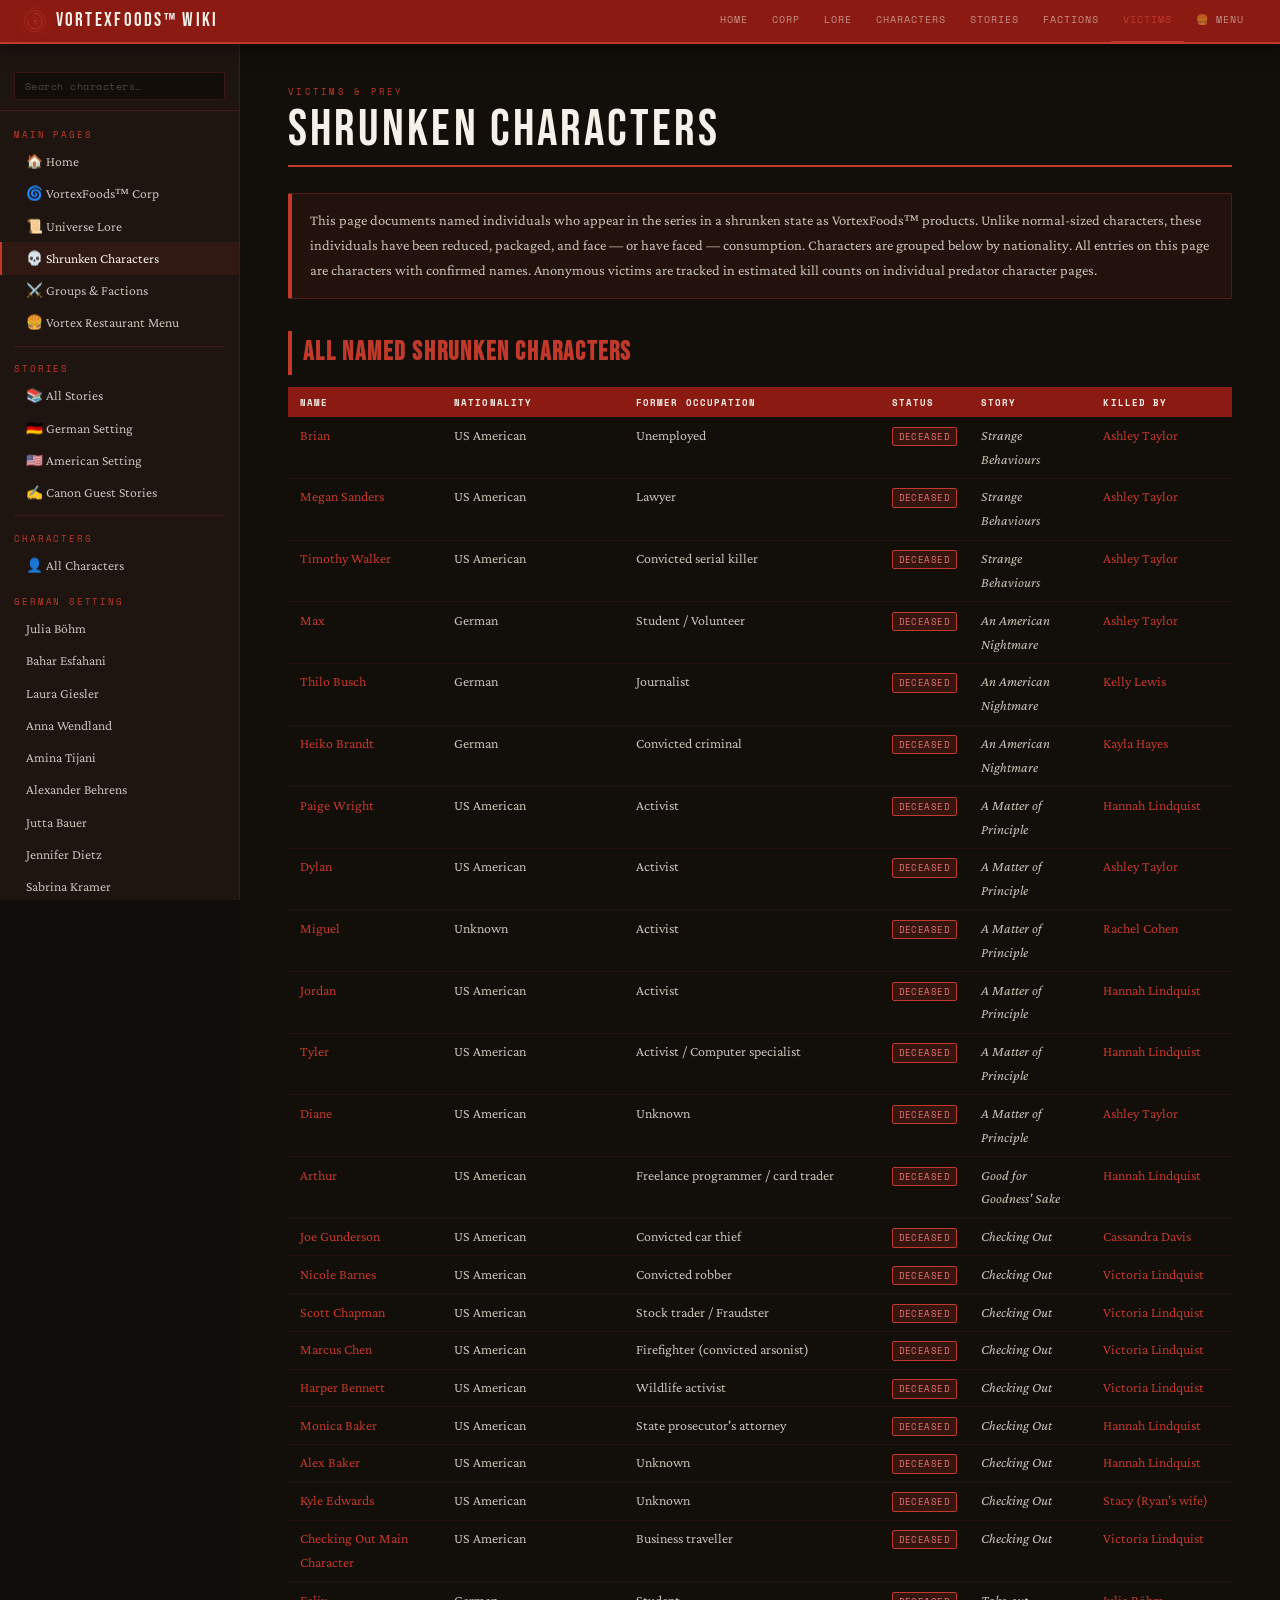
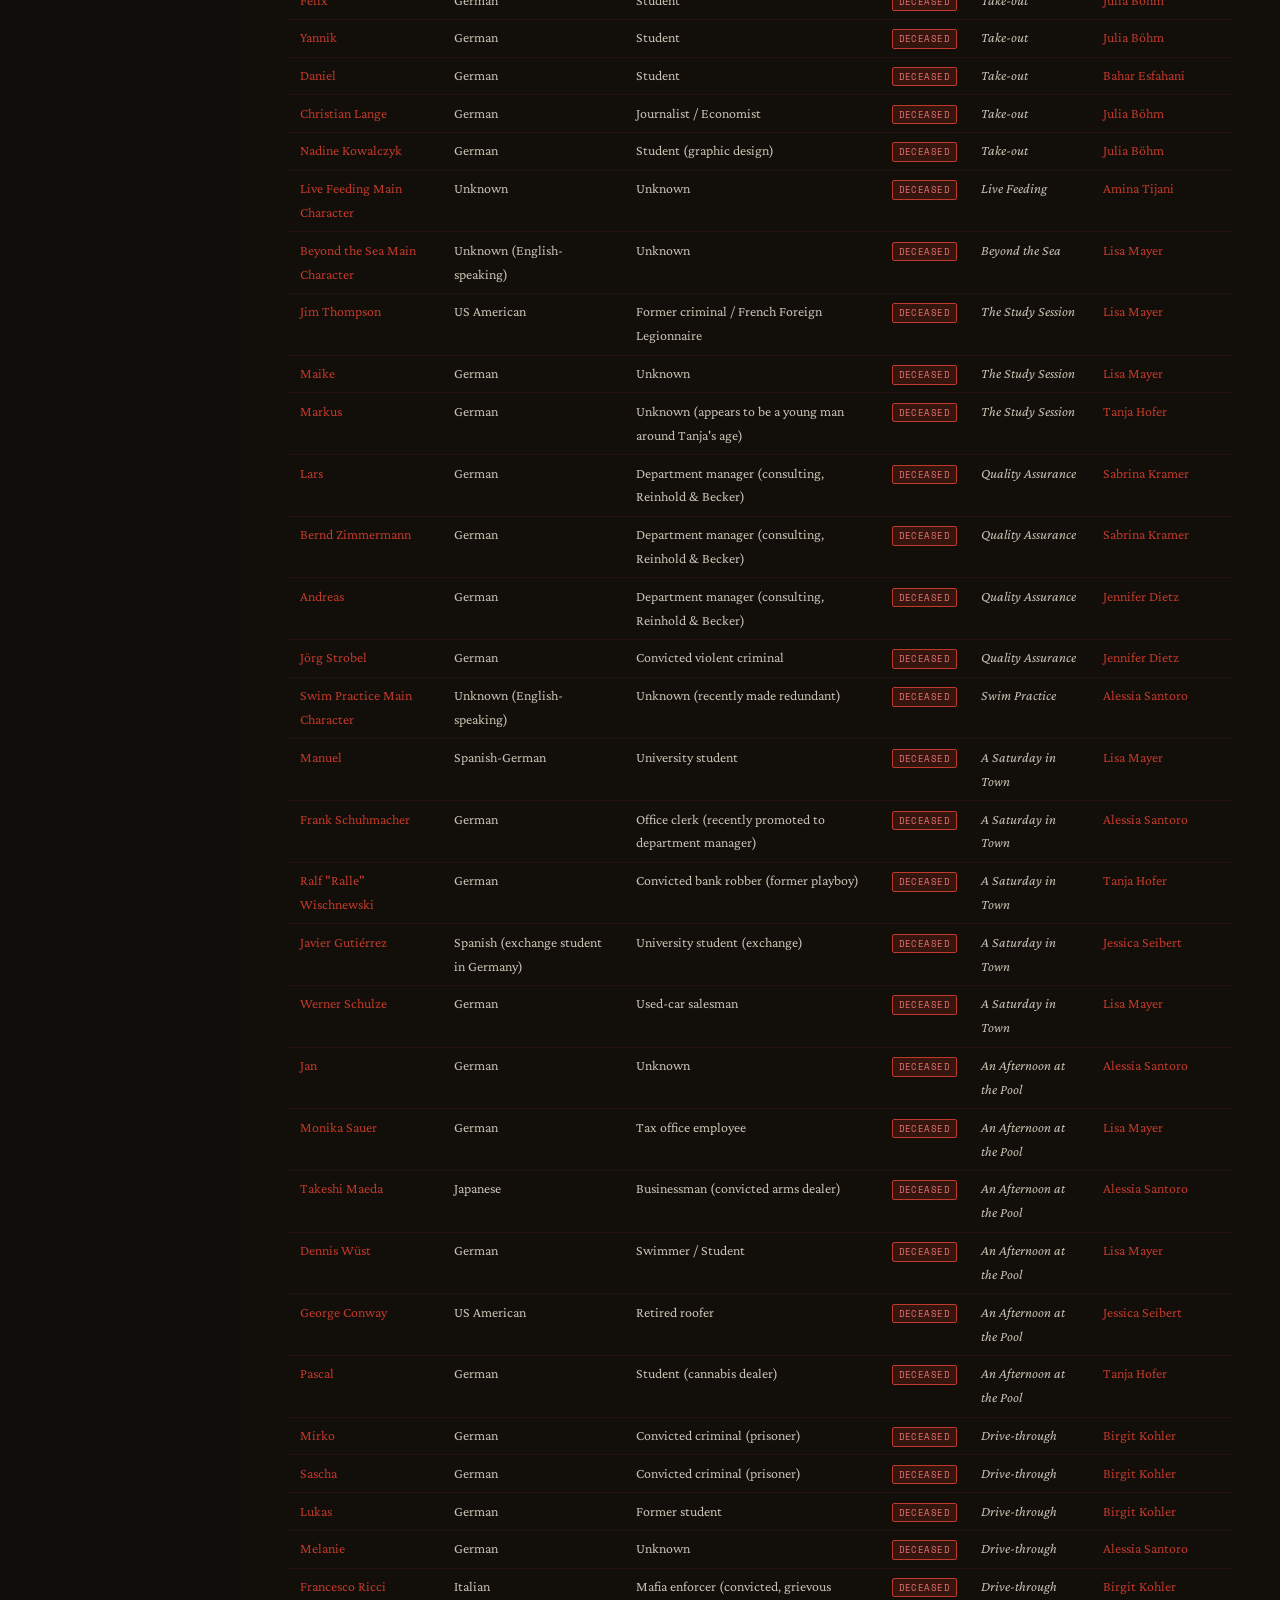
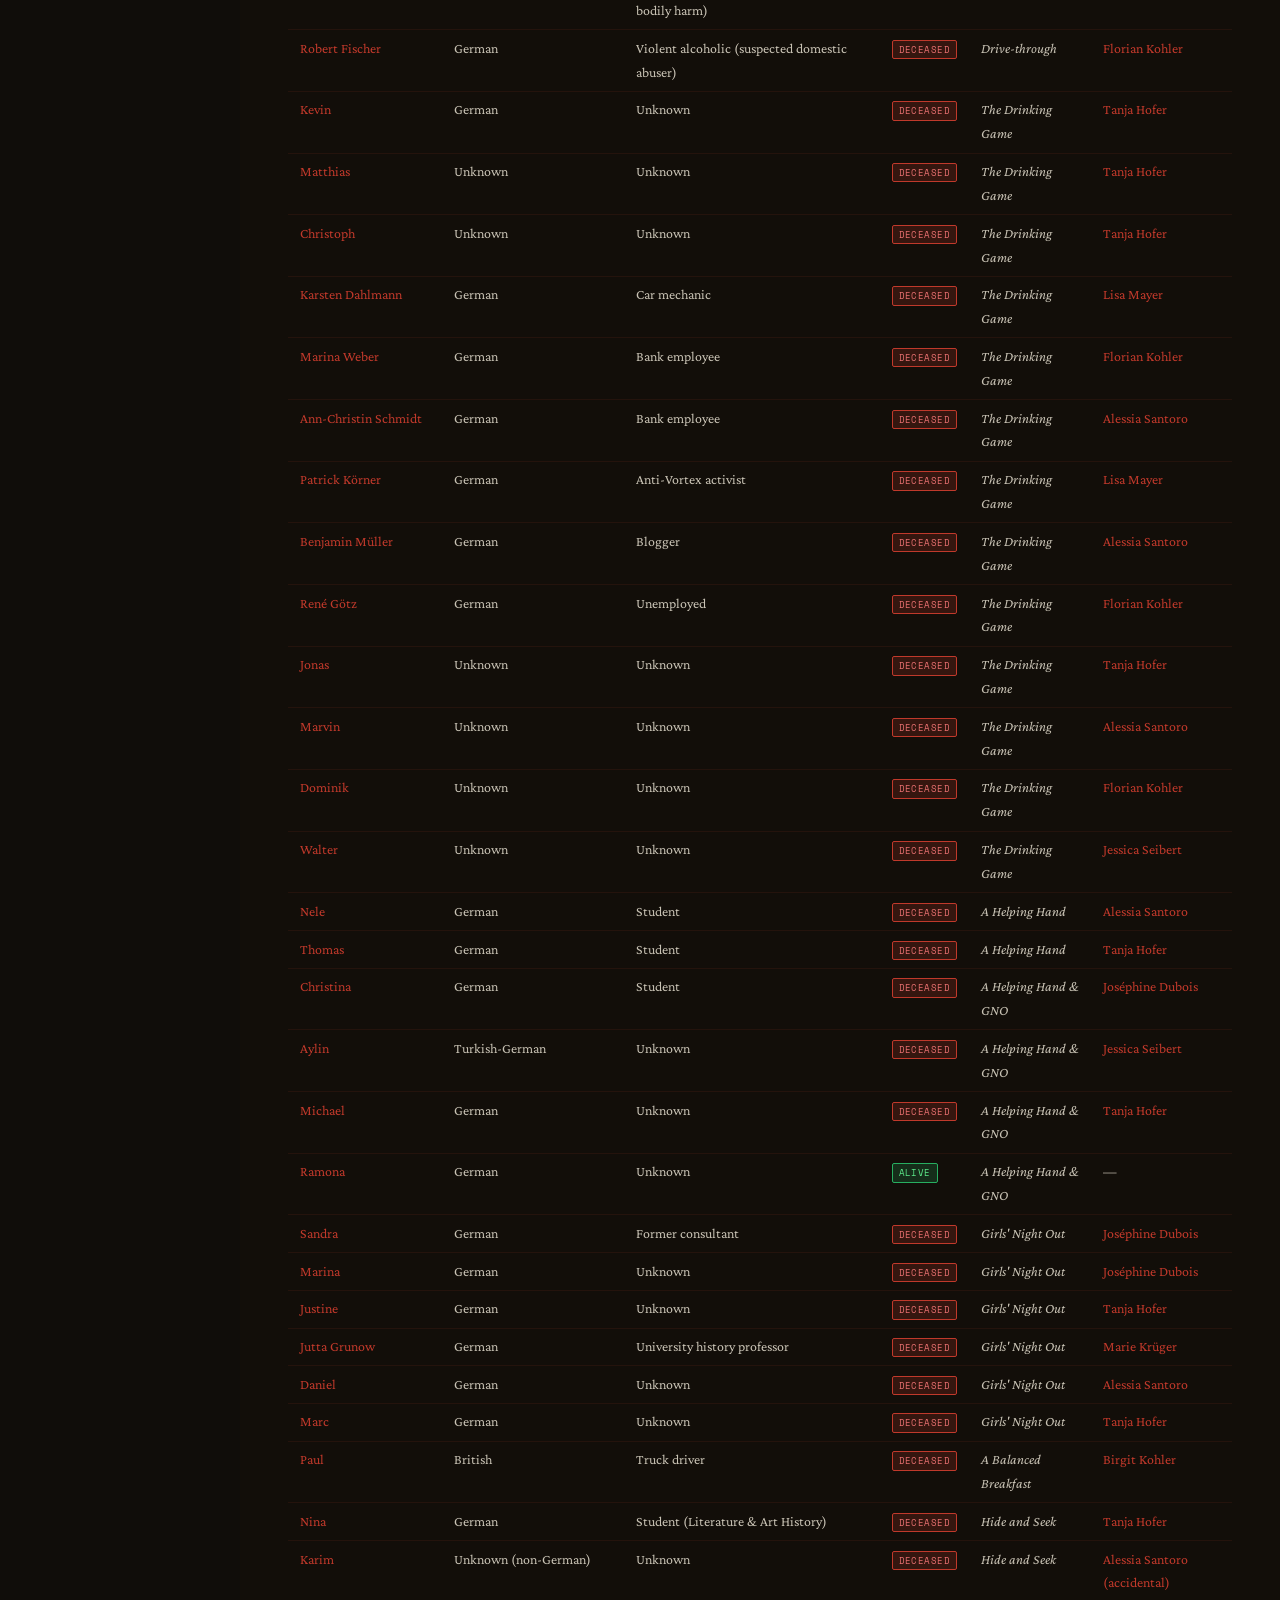
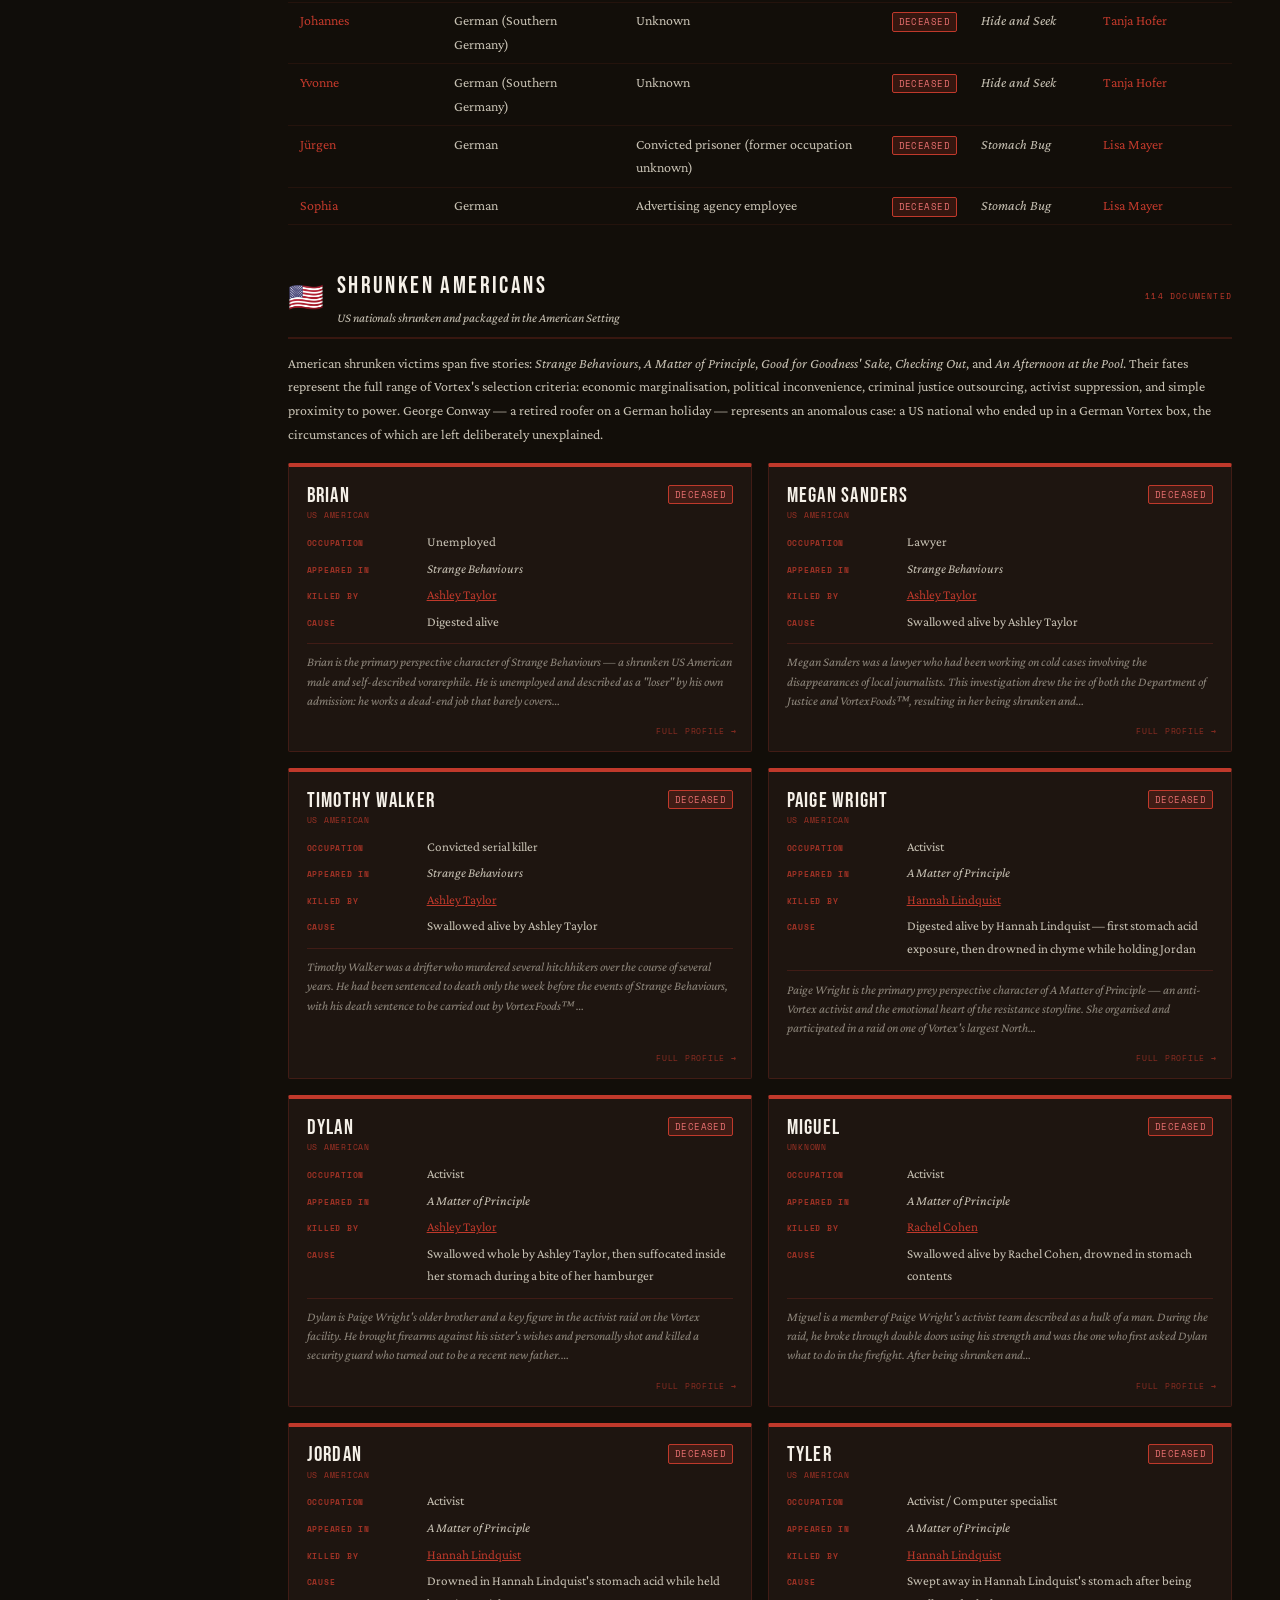
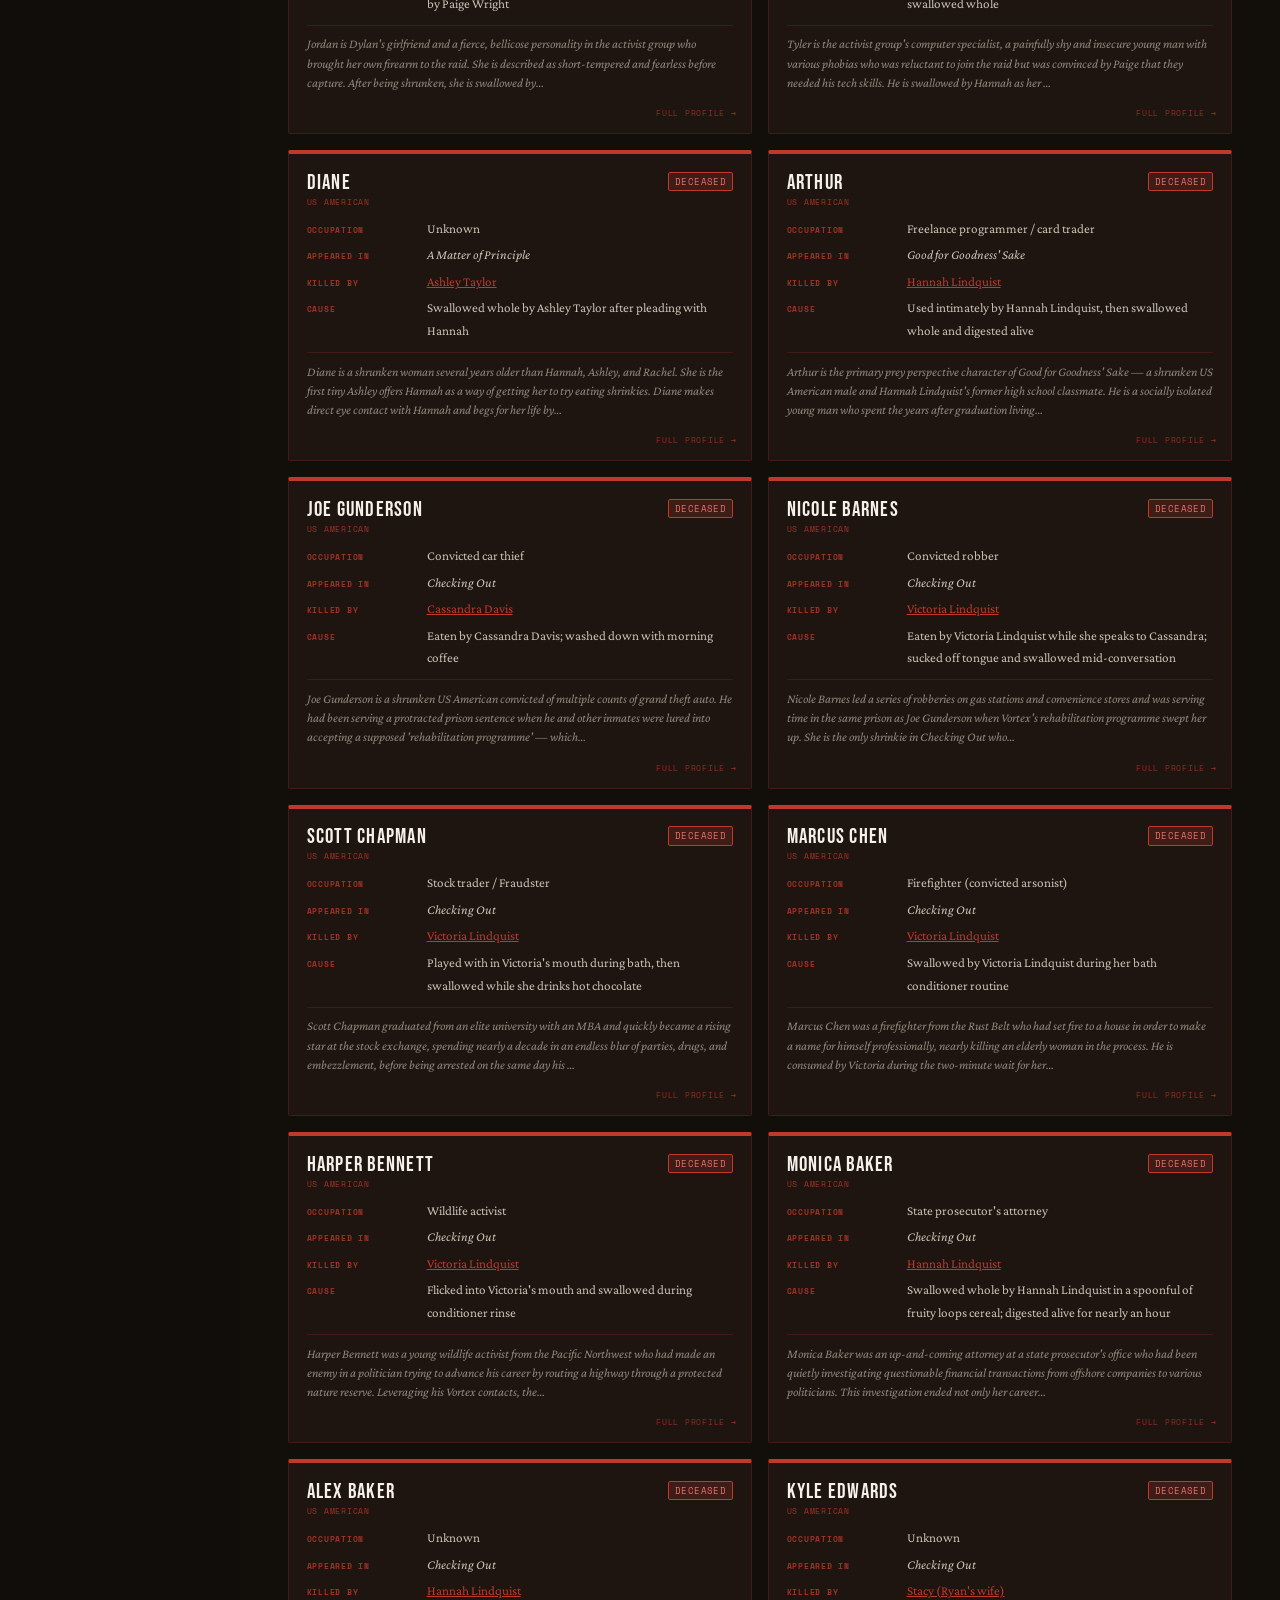
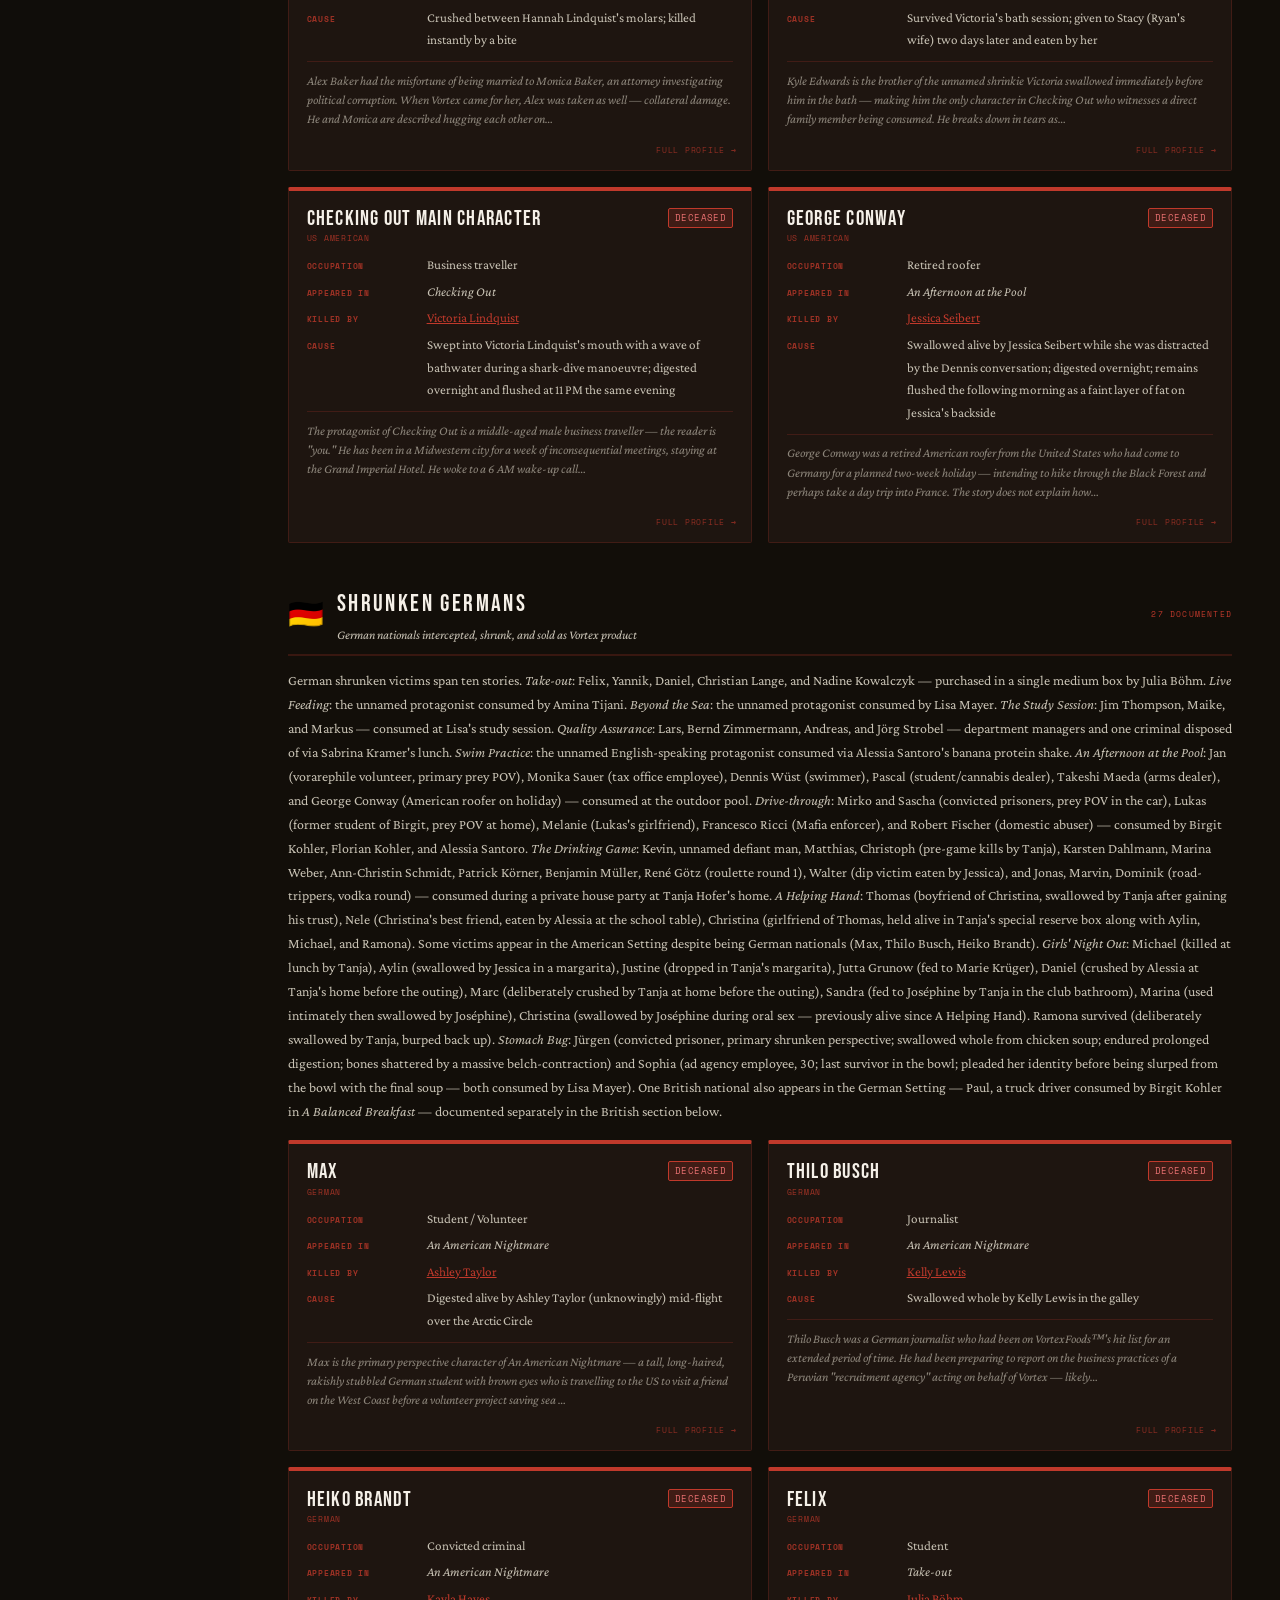
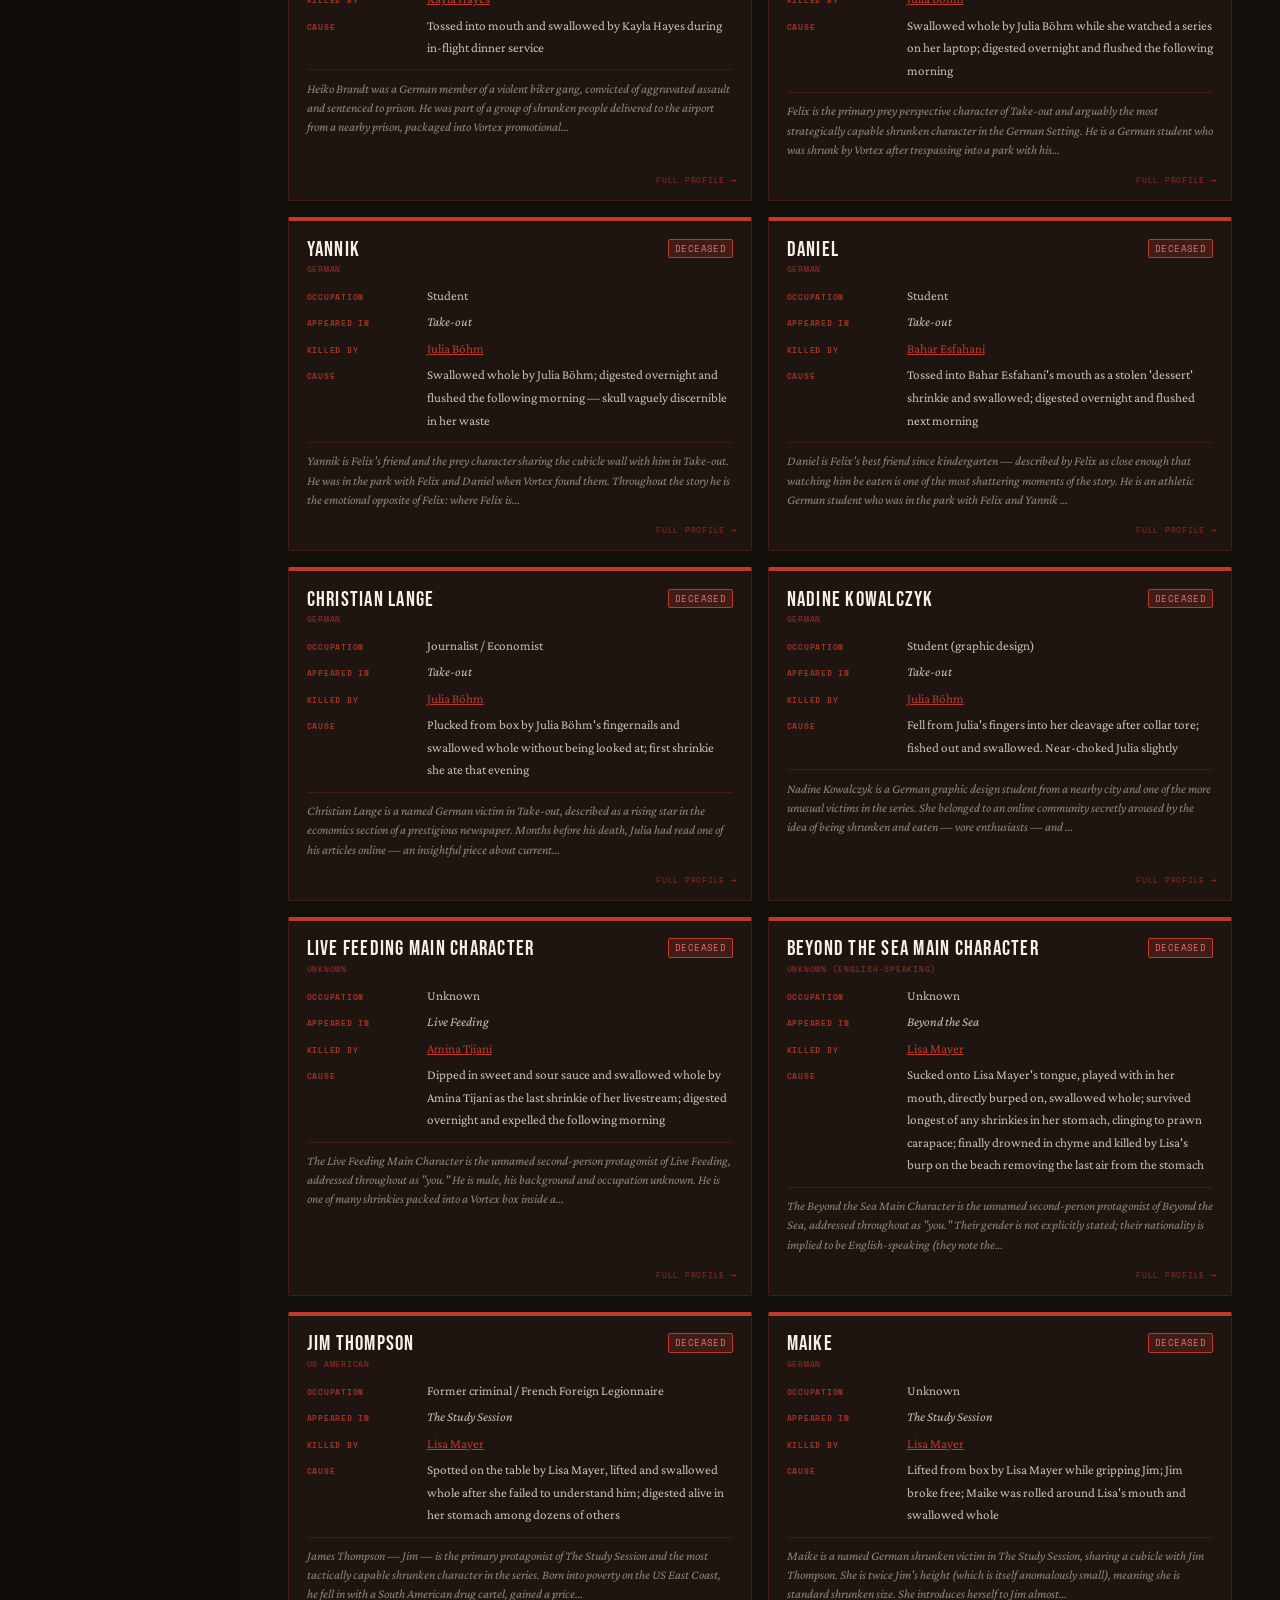
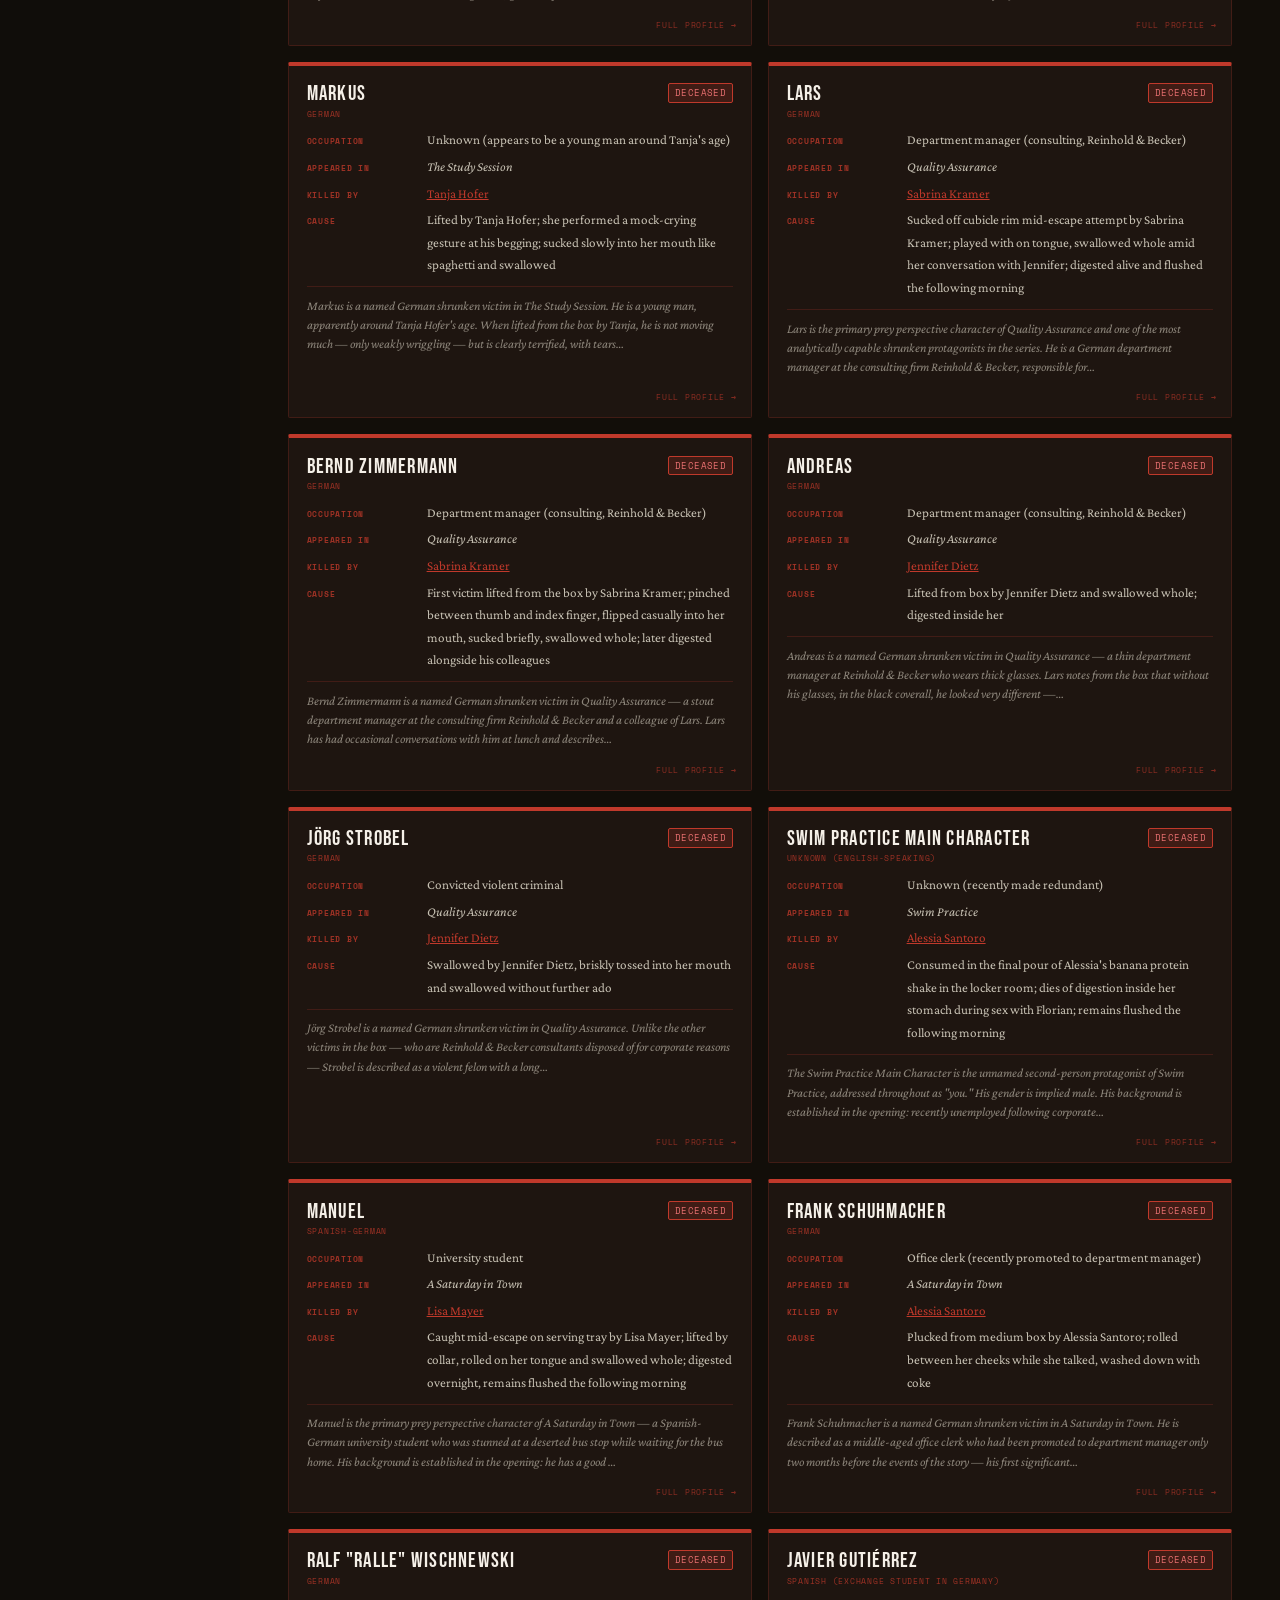
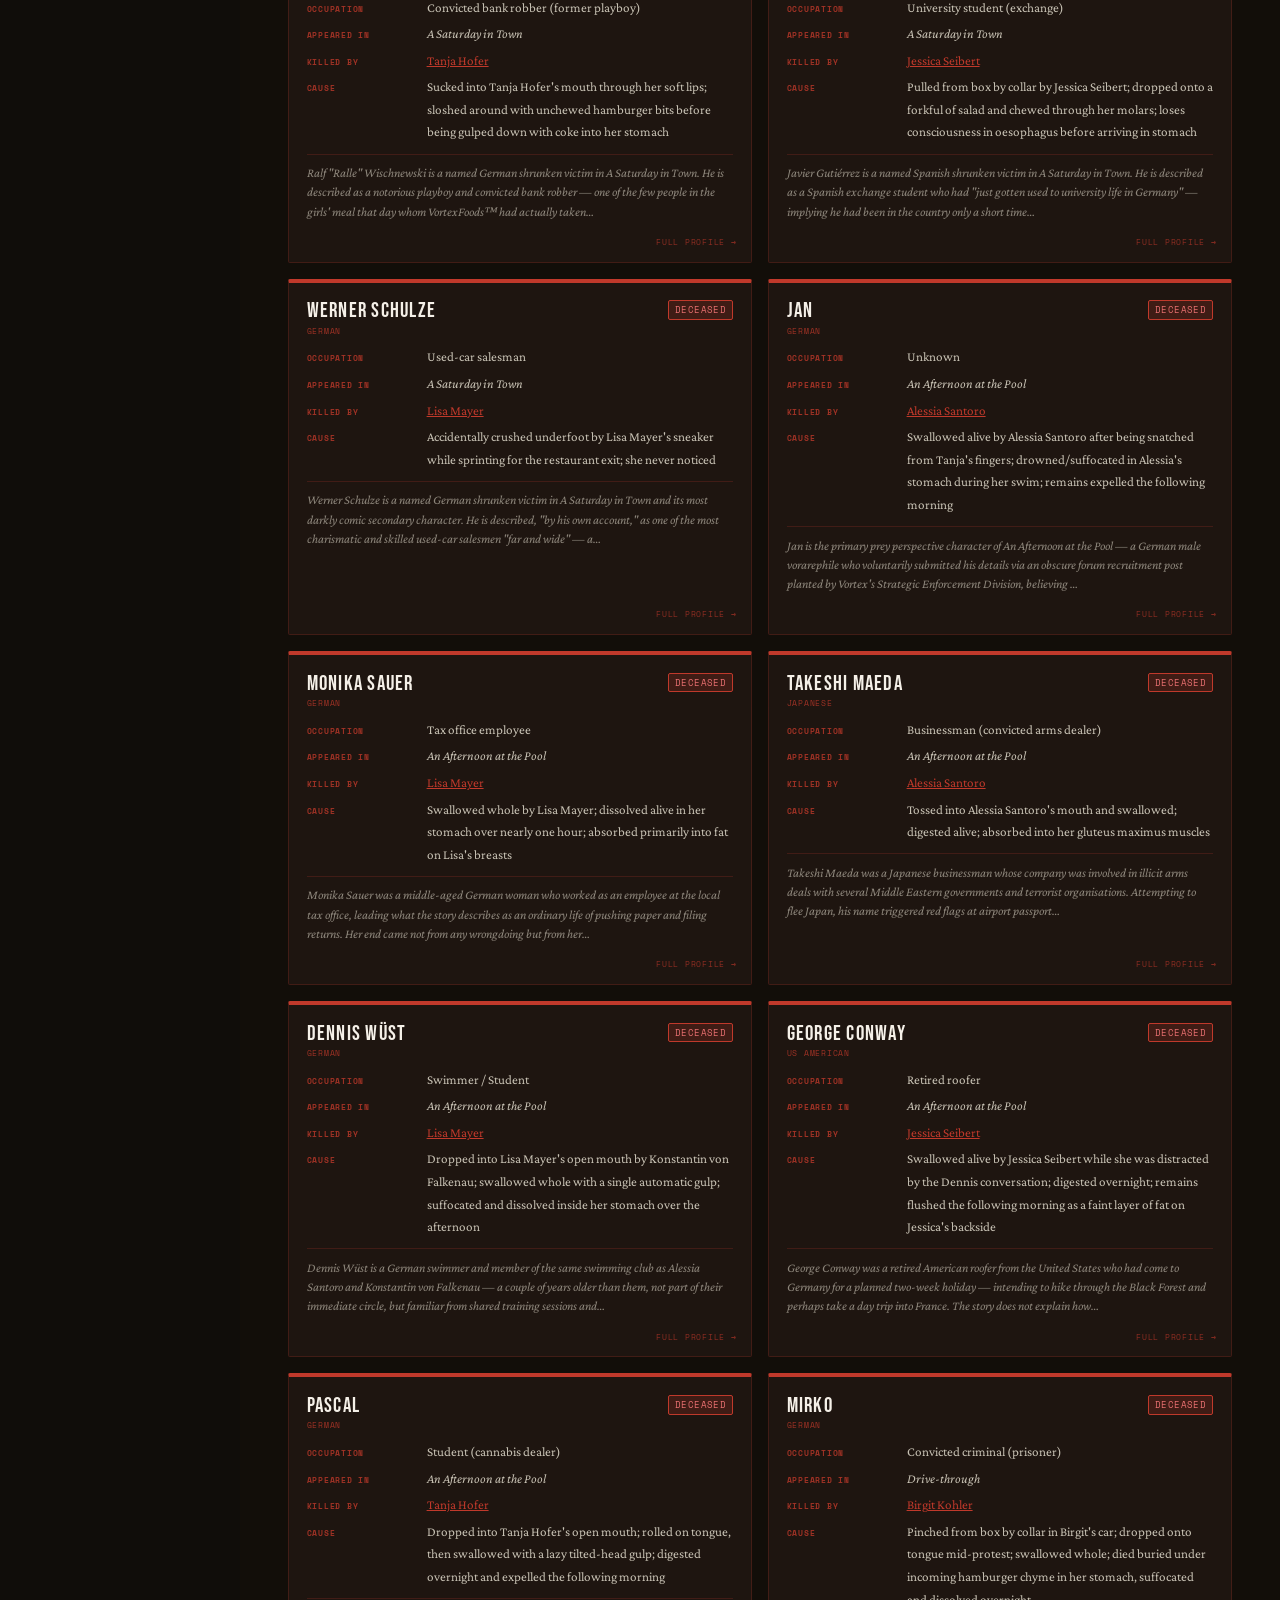
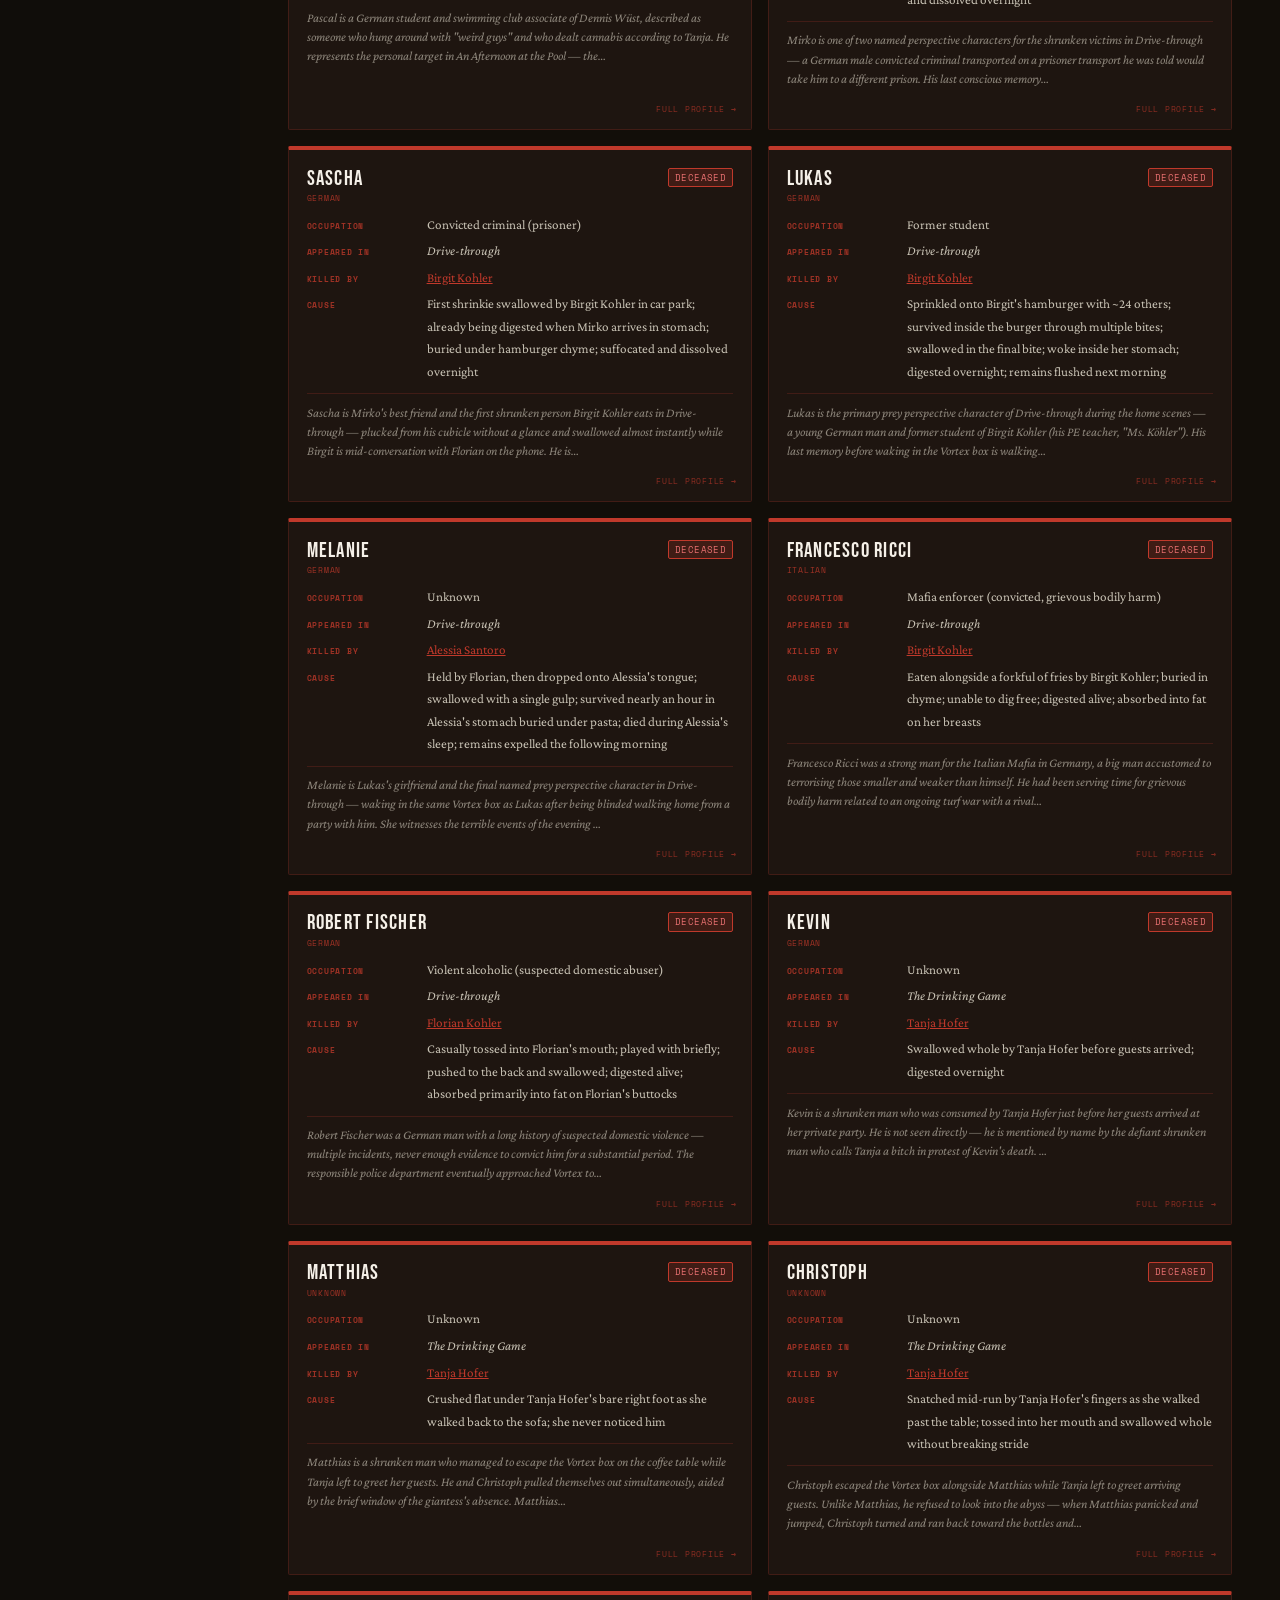
<file: shrunken.html>
<!DOCTYPE html>
<html lang="en">
<head>
<meta charset="UTF-8">
<meta name="viewport" content="width=device-width, initial-scale=1.0">
<title>Shrunken Characters — VortexFoods™ Wiki</title>
<link rel="stylesheet" href="styles.css">
<style>

.victim-section-header {
  display: flex;
  align-items: center;
  gap: 0.8rem;
  margin: 2.5rem 0 0.8rem;
  padding-bottom: 0.5rem;
  border-bottom: 2px solid var(--border);
}

.victim-section-flag { font-size: 1.8rem; line-height: 1; }

.victim-section-title {
  font-family: 'Bebas Neue', sans-serif;
  font-size: 1.5rem;
  letter-spacing: 0.1em;
  color: var(--cream);
}

.victim-section-count {
  font-family: 'Space Mono', monospace;
  font-size: 8px;
  letter-spacing: 0.15em;
  text-transform: uppercase;
  color: var(--red);
  margin-left: auto;
}

.victim-grid {
  display: grid;
  grid-template-columns: repeat(auto-fill, minmax(320px, 1fr));
  gap: 1rem;
  margin-bottom: 1rem;
}

.victim-card {
  background: var(--mid);
  border: 1px solid var(--border);
  border-top: 4px solid var(--red);
  border-radius: 2px;
  padding: 1.1rem 1.1rem 2.5rem;
  position: relative;
  transition: all var(--t);
}

.victim-card:hover {
  background: rgba(192,57,43,0.07);
  border-color: rgba(192,57,43,0.5);
  transform: translateY(-2px);
  box-shadow: 0 6px 20px rgba(192,57,43,0.15);
}

.victim-card-top {
  display: flex;
  justify-content: space-between;
  align-items: flex-start;
  margin-bottom: 0.5rem;
}

.victim-name {
  font-family: 'Bebas Neue', sans-serif;
  font-size: 1.3rem;
  letter-spacing: 0.06em;
  color: var(--cream);
  line-height: 1.1;
}

.victim-nat {
  font-family: 'Space Mono', monospace;
  font-size: 7.5px;
  letter-spacing: 0.1em;
  text-transform: uppercase;
  color: rgba(192,57,43,0.8);
  margin-top: 0.15rem;
}

.victim-card-row {
  display: flex;
  gap: 0.5rem;
  font-size: 0.82rem;
  color: var(--faint);
  margin-bottom: 0.25rem;
  align-items: baseline;
}

.victim-card-row strong {
  color: rgba(192,57,43,0.8);
  font-family: 'Space Mono', monospace;
  font-size: 7.5px;
  letter-spacing: 0.1em;
  text-transform: uppercase;
  width: 7rem;
  flex-shrink: 0;
}

.victim-bio-preview {
  margin-top: 0.6rem;
  padding-top: 0.6rem;
  border-top: 1px solid var(--border);
  font-size: 0.8rem;
  color: rgba(200,194,180,0.65);
  line-height: 1.5;
  font-style: italic;
}

.victim-link {
  font-family: 'Space Mono', monospace;
  font-size: 7.5px;
  letter-spacing: 0.1em;
  text-transform: uppercase;
  color: var(--red);
  text-decoration: none;
  position: absolute;
  bottom: 0.75rem;
  right: 0.9rem;
  opacity: 0.7;
  transition: opacity var(--t);
}
.victim-link:hover { opacity: 1; }

</style>
</head>
<body>

<div id="topbar"></div>

<div class="wiki-layout">
  <nav id="sidebar"></nav>
  <main id="content" class="fade-in">

    <div class="page-eyebrow">Victims &amp; Prey</div>
    <div class="page-title">Shrunken Characters</div>

    <div class="callout">
      This page documents named individuals who appear in the series in a shrunken state as VortexFoods™ products. Unlike normal-sized characters, these individuals have been reduced, packaged, and face — or have faced — consumption. Characters are grouped below by nationality. All entries on this page are characters with confirmed names. Anonymous victims are tracked in estimated kill counts on individual predator character pages.
    </div>

    <h2 class="sh">All Named Shrunken Characters</h2>

    <table class="wiki-table">
      <thead><tr><th>Name</th><th>Nationality</th><th>Former Occupation</th><th>Status</th><th>Story</th><th>Killed By</th></tr></thead>
      <tbody id="shrunken-table"></tbody>
    </table>

    <!-- ══ SHRUNKEN AMERICANS ══ -->
    <div class="victim-section-header">
      <span class="victim-section-flag">🇺🇸</span>
      <div>
        <div class="victim-section-title">Shrunken Americans</div>
        <div style="font-size:0.8rem;color:var(--faint);font-style:italic;">US nationals shrunken and packaged in the American Setting</div>
      </div>
      <div class="victim-section-count">114 Documented</div>
    </div>

    <p style="font-size:0.87rem;color:var(--faint);margin-bottom:1rem;">American shrunken victims span five stories: <em>Strange Behaviours</em>, <em>A Matter of Principle</em>, <em>Good for Goodness' Sake</em>, <em>Checking Out</em>, and <em>An Afternoon at the Pool</em>. Their fates represent the full range of Vortex's selection criteria: economic marginalisation, political inconvenience, criminal justice outsourcing, activist suppression, and simple proximity to power. George Conway — a retired roofer on a German holiday — represents an anomalous case: a US national who ended up in a German Vortex box, the circumstances of which are left deliberately unexplained.</p>

    <div class="victim-grid" id="grid-american-shrunken"></div>

    <!-- ══ SHRUNKEN GERMANS ══ -->
    <div class="victim-section-header">
      <span class="victim-section-flag">🇩🇪</span>
      <div>
        <div class="victim-section-title">Shrunken Germans</div>
        <div style="font-size:0.8rem;color:var(--faint);font-style:italic;">German nationals intercepted, shrunk, and sold as Vortex product</div>
      </div>
      <div class="victim-section-count">27 Documented</div>
    </div>

    <p style="font-size:0.87rem;color:var(--faint);margin-bottom:1rem;">German shrunken victims span ten stories. <em>Take-out</em>: Felix, Yannik, Daniel, Christian Lange, and Nadine Kowalczyk — purchased in a single medium box by Julia Böhm. <em>Live Feeding</em>: the unnamed protagonist consumed by Amina Tijani. <em>Beyond the Sea</em>: the unnamed protagonist consumed by Lisa Mayer. <em>The Study Session</em>: Jim Thompson, Maike, and Markus — consumed at Lisa's study session. <em>Quality Assurance</em>: Lars, Bernd Zimmermann, Andreas, and Jörg Strobel — department managers and one criminal disposed of via Sabrina Kramer's lunch. <em>Swim Practice</em>: the unnamed English-speaking protagonist consumed via Alessia Santoro's banana protein shake. <em>An Afternoon at the Pool</em>: Jan (vorarephile volunteer, primary prey POV), Monika Sauer (tax office employee), Dennis Wüst (swimmer), Pascal (student/cannabis dealer), Takeshi Maeda (arms dealer), and George Conway (American roofer on holiday) — consumed at the outdoor pool. <em>Drive-through</em>: Mirko and Sascha (convicted prisoners, prey POV in the car), Lukas (former student of Birgit, prey POV at home), Melanie (Lukas's girlfriend), Francesco Ricci (Mafia enforcer), and Robert Fischer (domestic abuser) — consumed by Birgit Kohler, Florian Kohler, and Alessia Santoro. <em>The Drinking Game</em>: Kevin, unnamed defiant man, Matthias, Christoph (pre-game kills by Tanja), Karsten Dahlmann, Marina Weber, Ann-Christin Schmidt, Patrick Körner, Benjamin Müller, René Götz (roulette round 1), Walter (dip victim eaten by Jessica), and Jonas, Marvin, Dominik (road-trippers, vodka round) — consumed during a private house party at Tanja Hofer's home. <em>A Helping Hand</em>: Thomas (boyfriend of Christina, swallowed by Tanja after gaining his trust), Nele (Christina's best friend, eaten by Alessia at the school table), Christina (girlfriend of Thomas, held alive in Tanja's special reserve box along with Aylin, Michael, and Ramona). Some victims appear in the American Setting despite being German nationals (Max, Thilo Busch, Heiko Brandt). <em>Girls' Night Out</em>: Michael (killed at lunch by Tanja), Aylin (swallowed by Jessica in a margarita), Justine (dropped in Tanja's margarita), Jutta Grunow (fed to Marie Krüger), Daniel (crushed by Alessia at Tanja's home before the outing), Marc (deliberately crushed by Tanja at home before the outing), Sandra (fed to Joséphine by Tanja in the club bathroom), Marina (used intimately then swallowed by Joséphine), Christina (swallowed by Joséphine during oral sex — previously alive since A Helping Hand). Ramona survived (deliberately swallowed by Tanja, burped back up). <em>Stomach Bug</em>: Jürgen (convicted prisoner, primary shrunken perspective; swallowed whole from chicken soup; endured prolonged digestion; bones shattered by a massive belch-contraction) and Sophia (ad agency employee, 30; last survivor in the bowl; pleaded her identity before being slurped from the bowl with the final soup — both consumed by Lisa Mayer). One British national also appears in the German Setting — Paul, a truck driver consumed by Birgit Kohler in <em>A Balanced Breakfast</em> — documented separately in the British section below.</p>

    <div class="victim-grid" id="grid-german-shrunken"></div>

    <!-- ══ SHRUNKEN JAPANESE ══ -->
    <div class="victim-section-header">
      <span class="victim-section-flag">🇯🇵</span>
      <div>
        <div class="victim-section-title">Shrunken Japanese</div>
        <div style="font-size:0.8rem;color:var(--faint);font-style:italic;">Japanese nationals processed through international Vortex SED arrangements</div>
      </div>
      <div class="victim-section-count">1 Documented</div>
    </div>

    <p style="font-size:0.87rem;color:var(--faint);margin-bottom:1rem;">One confirmed Japanese national appears as a named shrunken victim in the German Setting. Takeshi Maeda was handed to the Vortex Strategic Enforcement Division by German police after Japanese authorities declined extradition costs — a rare cross-jurisdiction disposal case.</p>

    <div class="victim-grid" id="grid-japanese-shrunken"></div>

    <!-- ══ SHRUNKEN BRITISH ══ -->
    <div class="victim-section-header">
      <span class="victim-section-flag">🇬🇧</span>
      <div>
        <div class="victim-section-title">Shrunken British</div>
        <div style="font-size:0.8rem;color:var(--faint);font-style:italic;">British nationals shrunken and processed through German Vortex operations</div>
      </div>
      <div class="victim-section-count">1 Documented</div>
    </div>

    <p style="font-size:0.87rem;color:var(--faint);margin-bottom:1rem;">One confirmed British national appears as a named shrunken victim in the German Setting. Paul was a truck driver stopped at the German border — the circumstances of his shrinking remain unexplained in the narrative — and ended up in Birgit Kohler's leftover breakfast box, consumed with her morning muesli.</p>

    <div class="victim-grid" id="grid-british-shrunken"></div>
    <h2 class="sh">By Story</h2>

    <h3 class="sub">Take-out — German Setting, Story 1</h3>
    <table class="wiki-table">
      <thead><tr><th>Name</th><th>Former Occupation</th><th>Status</th><th>Cause of Death</th><th>Killed By</th></tr></thead>
      <tbody>
        <tr>
          <td><a href="characters.html#christian-lange">Christian Lange</a></td>
          <td>Journalist / Economist</td>
          <td><span class="badge b-dec">Deceased</span></td>
          <td>First shrinkie plucked from box by Julia; swallowed whole without being looked at</td>
          <td><a href="characters.html#julia-bohm">Julia Böhm</a></td>
        </tr>
        <tr>
          <td><a href="characters.html#nadine-kowalczyk">Nadine Kowalczyk</a></td>
          <td>Student (graphic design)</td>
          <td><span class="badge b-dec">Deceased</span></td>
          <td>Collar tore mid-flick; fell into Julia's cleavage; fished out and swallowed on second attempt</td>
          <td><a href="characters.html#julia-bohm">Julia Böhm</a></td>
        </tr>
        <tr>
          <td><a href="characters.html#daniel">Daniel</a></td>
          <td>Student</td>
          <td><span class="badge b-dec">Deceased</span></td>
          <td>Stolen from Julia's box by Bahar as "dessert"; tossed into mouth and swallowed whole</td>
          <td><a href="characters.html#bahar-esfahani">Bahar Esfahani</a></td>
        </tr>
        <tr>
          <td><a href="characters.html#felix">Felix</a></td>
          <td>Student</td>
          <td><span class="badge b-dec">Deceased</span></td>
          <td>Swallowed whole by Julia near end of evening; lost consciousness in stomach after Coke flood</td>
          <td><a href="characters.html#julia-bohm">Julia Böhm</a></td>
        </tr>
        <tr>
          <td><a href="characters.html#yannik">Yannik</a></td>
          <td>Student</td>
          <td><span class="badge b-dec">Deceased</span></td>
          <td>Swallowed whole by Julia; skull vaguely discernible in morning waste</td>
          <td><a href="characters.html#julia-bohm">Julia Böhm</a></td>
        </tr>
      </tbody>
    </table>
    <p style="font-size:0.84rem;color:var(--muted);font-style:italic;">Julia consumed the entire medium box over roughly one hour — approximately 48 shrinkies total, of whom 5 are named above. The remaining ~43 are anonymous. Bahar consumed 1 additional named shrinkie (Daniel) plus an estimated full box earlier that evening at the restaurant as part of her dinner.</p>

    <h3 class="sub">Live Feeding — German Setting, Story 2</h3>
    <p style="font-size:0.84rem;color:var(--muted);font-style:italic;">The named protagonist of Live Feeding is documented in the wiki as "Live Feeding Main Character" — the last shrinkie consumed in the story, spotted by a viewer and eaten by Amina as the final morsel of her stream. Laura Giesler also consumes an estimated 3–4 shrinkies from her personal lunch box during the opening sequence; Anna Wendland steals and eats one from Laura's box. Amina consumes a full medium box (approximately 48 shrinkies) including the protagonist.</p>
    <table class="wiki-table">
      <thead><tr><th>Consumer</th><th>Approx. Consumed</th><th>Context</th></tr></thead>
      <tbody>
        <tr>
          <td><a href="characters.html#laura-giesler">Laura Giesler</a></td>
          <td>~3–4 (anonymous)</td>
          <td>Lunch break in Vortex storage area; casual, bored consumption while chatting</td>
        </tr>
        <tr>
          <td><a href="characters.html#anna-wendland">Anna Wendland</a></td>
          <td>~1 (anonymous)</td>
          <td>Stolen from Laura's box mid-conversation; eaten on the way out to deliver</td>
        </tr>
        <tr>
          <td><a href="characters.html#amina-tijani">Amina Tijani</a></td>
          <td>1 named (<a href="characters.html#live-feeding-main-character">Live Feeding Main Character</a>) + ~47 anonymous</td>
          <td>Livestreamed food review; entire medium box consumed with various sauce pairings; protagonist was the last shrinkie, spotted by a viewer</td>
        </tr>
      </tbody>
    </table>

    <h3 class="sub">Beyond the Sea — German Setting, Story 3</h3>
    <p style="font-size:0.84rem;color:var(--muted);font-style:italic;">Lisa Mayer orders a medium box (approximately 48 shrinkies) alongside a large seafood platter. She eats the entire box over the course of the meal, including the protagonist as a named documented victim. Konstantin von Falkenau also has a medium box but leaves roughly a quarter (~12) uneaten — these are taken by the waitress for the restaurant staff. The Beyond the Sea Main Character is the only named prey in this story.</p>
    <table class="wiki-table">
      <thead><tr><th>Name</th><th>Nationality</th><th>Fate</th><th>Killer</th></tr></thead>
      <tbody>
        <tr>
          <td><a href="characters.html#beyond-the-sea-main-character">Beyond the Sea Main Character</a></td>
          <td>Unknown (English-speaking)</td>
          <td>Sucked onto tongue, played with, burped on inside closed mouth, swallowed whole; survived in stomach longer than any prior character; killed when Lisa's beach burp flooded their air cave with chyme</td>
          <td><a href="characters.html#lisa-mayer" style="color:var(--red);">Lisa Mayer</a></td>
        </tr>
      </tbody>
    </table>

    <h3 class="sub">The Study Session — German Setting, Story 4</h3>
    <p style="font-size:0.84rem;color:var(--muted);font-style:italic;">Lisa Mayer purchases one large box (~60 shrinkies) shared among four girls. Three named prey are documented. Jim Thompson is anomalously small — even smaller than standard shrinkies due to a processing error — and is the story's primary protagonist. Maike and Markus are also named. The remainder of the box is consumed by all four girls collectively over the afternoon.</p>
    <table class="wiki-table">
      <thead><tr><th>Name</th><th>Nationality</th><th>Fate</th><th>Killer</th></tr></thead>
      <tbody>
        <tr>
          <td><a href="characters.html#jim-thompson">Jim Thompson</a></td>
          <td>US American</td>
          <td>Former Foreign Legionnaire; survived multiple near-misses (coffee cup, cookie, chair cushion, keyboard, table edge); finally spotted by Lisa, tossed into her mouth and swallowed; digested alive</td>
          <td><a href="characters.html#lisa-mayer" style="color:var(--red);">Lisa Mayer</a></td>
        </tr>
        <tr>
          <td><a href="characters.html#maike">Maike</a></td>
          <td>German</td>
          <td>Attempted cooperation with Jim; went into panic attack when lifted; rolled in Lisa's mouth and swallowed whole</td>
          <td><a href="characters.html#lisa-mayer" style="color:var(--red);">Lisa Mayer</a></td>
        </tr>
        <tr>
          <td><a href="characters.html#markus">Markus</a></td>
          <td>German</td>
          <td>Begged Tanja for mercy; mocked with a fake-crying gesture; sucked slowly into her mouth and swallowed alive while she was distracted by Lisa walking past</td>
          <td><a href="characters.html#tanja-hofer" style="color:var(--red);">Tanja Hofer</a></td>
        </tr>
      </tbody>
    </table>

    <h3 class="sub">Quality Assurance — German Setting, Story 5</h3>
    <p style="font-size:0.84rem;color:var(--muted);font-style:italic;">A large Vortex box (~60 shrinkies) is delivered to Sabrina Kramer's desk as a "thank-you lunch" from Ms. Thiele. The box contains the shrunken department managers of consulting firm Reinhold &amp; Becker plus one criminal. Sabrina eats approximately half herself; Jennifer Dietz takes a palmful before returning to her desk. The remainder is finished by Sabrina over the afternoon.</p>
    <table class="wiki-table">
      <thead><tr><th>Name</th><th>Nationality</th><th>Fate</th><th>Killer</th></tr></thead>
      <tbody>
        <tr>
          <td><a href="characters.html#lars">Lars</a></td>
          <td>German</td>
          <td>Primary prey protagonist; pulled himself halfway out of his cubicle in escape attempt; spotted by Sabrina, sucked off the rim, played with on her tongue, and swallowed mid-conversation with Jennifer. Called her name and his own — she heard something and shrugged. Digested alive; flushed the following morning.</td>
          <td><a href="characters.html#sabrina-kramer" style="color:var(--red);">Sabrina Kramer</a></td>
        </tr>
        <tr>
          <td><a href="characters.html#bernd-zimmermann">Bernd Zimmermann</a></td>
          <td>German</td>
          <td>First victim selected from box; pinched between fingers, flipped into mouth, sucked briefly, swallowed whole. Later survived inside stomach clinging to salad mound until knocked off by Sabrina patting her belly.</td>
          <td><a href="characters.html#sabrina-kramer" style="color:var(--red);">Sabrina Kramer</a></td>
        </tr>
        <tr>
          <td><a href="characters.html#andreas">Andreas</a></td>
          <td>German</td>
          <td>Reached for by Jennifer Dietz; dangled briefly before her lips, dropped into waiting mouth, swallowed whole during her visit to Sabrina's office.</td>
          <td><a href="characters.html#jennifer-dietz" style="color:var(--red);">Jennifer Dietz</a></td>
        </tr>
        <tr>
          <td><a href="characters.html#jorg-strobel">Jörg Strobel</a></td>
          <td>German</td>
          <td>Violent felon disposed of via Ministry of Justice request; briskly tossed into Jennifer Dietz's mouth and swallowed without ceremony mid-conversation.</td>
          <td><a href="characters.html#jennifer-dietz" style="color:var(--red);">Jennifer Dietz</a></td>
        </tr>
      </tbody>
    </table>
    <p style="font-size:0.84rem;color:var(--muted);font-style:italic;">Sabrina Kramer consumed approximately 35–40 anonymous shrinkies from the large box in addition to the named victims above. Jennifer Dietz consumed approximately 12–15 anonymous shrinkies from the portion she took. One anonymous shrunken woman was also chewed between Sabrina's molars mid-afternoon after kicking the inside of her cheek — her remains were washed down with water.</p>

    <h3 class="sub">Swim Practice — German Setting, Story 6</h3>
    <p style="font-size:0.84rem;color:var(--muted);font-style:italic;">Alessia Santoro scoops almost a dozen shrinkies from the Santoro family pantry box and drops them into a banana protein shake for swim practice — a routine she performs before every training session. The protagonist is among them. After practice at the pool, she empties the bottle in the locker room across three gulps, consuming all remaining shrinkies. Moritz Karalis and Florian Kohler each eat one from Florian's small box during the boys' locker room scene. Alessia takes two more from that box herself — one inside the locker room, one in the hallway. An extended digestion and death sequence follows inside Alessia's body as she has sex with Florian, eats dinner with her family, and goes to sleep. Remains are flushed the following morning.</p>
    <table class="wiki-table">
      <thead><tr><th>Name</th><th>Nationality</th><th>Fate</th><th>Killer</th></tr></thead>
      <tbody>
        <tr>
          <td><a href="characters.html#swim-practice-main-character">Swim Practice Main Character</a></td>
          <td>Unknown (English-speaking)</td>
          <td>Second-person protagonist. Held in Santoro pantry for several days before being dropped into Alessia's protein shake. Kicks an Asian man in the stomach to survive one extra gulp; consumed in the final pour. Digested alive during sex with Florian — dies sometime mid-encounter. Remains absorbed into Alessia's body; indigestible residue flushed the following morning.</td>
          <td><a href="characters.html#alessia-santoro" style="color:var(--red);">Alessia Santoro</a></td>
        </tr>
      </tbody>
    </table>
    <p style="font-size:0.84rem;color:var(--muted);font-style:italic;">Alessia Santoro consumed approximately 11 anonymous shrinkies via the protein shake, plus 2 additional from Florian's small box (locker room and hallway). Florian Kohler consumed 1 anonymous shrinkie from his box during the locker room scene, plus an estimated 7–8 earlier in the day before the scene begins (small box, handful left). Moritz Karalis consumed 1 anonymous shrinkie taken from Florian's box without asking.</p>

    <h3 class="sub">A Saturday in Town — German Setting, Story 7</h3>
    <p style="font-size:0.84rem;color:var(--muted);font-style:italic;">Alessia and Lisa share a medium box (48 shrinkies); Tanja and Jessica each take a small box (12 each) — totalling 72 shrinkies at the table. Werner Schulze is not eaten but accidentally crushed underfoot. Manuel is the primary prey protagonist, the only character in the series to successfully escape his Vortex box before being recaptured on the serving tray.</p>
    <table class="wiki-table">
      <thead><tr><th>Name</th><th>Nationality</th><th>Fate</th><th>Killer</th></tr></thead>
      <tbody>
        <tr>
          <td><a href="characters.html#manuel">Manuel</a></td>
          <td>Spanish-German</td>
          <td>Primary prey protagonist. Escaped his cubicle by leaping to the box edge when the foil was peeled; sprinted across the tray for the napkins. Spotted by Jessica; caught by collar by Lisa. Rolled on her tongue, swallowed whole and alive. Digested overnight; remains flushed the following morning. Lisa does not think of him once.</td>
          <td><a href="characters.html#lisa-mayer" style="color:var(--red);">Lisa Mayer</a></td>
        </tr>
        <tr>
          <td><a href="characters.html#frank-schuhmacher">Frank Schuhmacher</a></td>
          <td>German</td>
          <td>Middle-aged office clerk recently promoted to department manager; plucked from box by Alessia immediately after unwrapping her burger; rolled between her cheeks while she talked, washed down with coke. Did not live to see his second month in the new role.</td>
          <td><a href="characters.html#alessia-santoro" style="color:var(--red);">Alessia Santoro</a></td>
        </tr>
        <tr>
          <td><a href="characters.html#ralf-wischnewski">Ralf "Ralle" Wischnewski</a></td>
          <td>German</td>
          <td>Notorious playboy and convicted bank robber; one of the few taken directly from prison. Sucked through Tanja's lips onto a mouthful of unchewed hamburger; sloshed around before being gulped down with coke. His lifelong insistence that women "swallow" makes his end ironic.</td>
          <td><a href="characters.html#tanja-hofer" style="color:var(--red);">Tanja Hofer</a></td>
        </tr>
        <tr>
          <td><a href="characters.html#javier-gutierrez">Javier Gutiérrez</a></td>
          <td>Spanish (exchange student)</td>
          <td>Exchange student who had just settled into German university life; pulled from box by collar by Jessica Seibert, dropped onto a forkful of salad and chewed through her molars. Lost consciousness in her oesophagus — the only named victim in this story who does not experience arriving in his killer's stomach.</td>
          <td><a href="characters.html#jessica-seibert" style="color:var(--red);">Jessica Seibert</a></td>
        </tr>
        <tr>
          <td><a href="characters.html#werner-schulze">Werner Schulze</a></td>
          <td>German</td>
          <td>Used-car salesman; escaped his box through a manufacturing defect and had been navigating the restaurant floor for most of the day. Accidentally crushed flat under Lisa Mayer's sneaker as she walked to the restroom. She never noticed. His remains were carried home on her shoe sole.</td>
          <td><a href="characters.html#lisa-mayer" style="color:var(--red);">Lisa Mayer</a> (accidental)</td>
        </tr>
      </tbody>
    </table>
    <p style="font-size:0.84rem;color:var(--muted);font-style:italic;">In addition to the named victims above: Alessia ate approximately 23 more anonymous shrinkies from the medium box (half of 48 minus Frank Schuhmacher and one given to Lisa at the end). Lisa ate approximately 24 anonymous shrinkies from her half of the box plus Manuel and the last one Alessia offered. Tanja ate approximately 11 anonymous shrinkies from her small box in addition to Ralle. Jessica ate approximately 11 anonymous shrinkies from her small box in addition to Javier.</p>

    <h3 class="sub">An Afternoon at the Pool — German Setting, Story 8</h3>
    <p style="font-size:0.84rem;color:var(--muted);font-style:italic;">Alessia Santoro brings a large Vortex box (60 shrinkies) to the outdoor pool for the group — Tanja, Jessica, Lisa, and Konstantin. Six named victims are documented. Three shrinkies escape the box during the Dennis chaos and are killed accidentally (one under Tanja's wet foot, two under Alessia's sole and buttock). Jan is the primary prey POV character — a vorarephile volunteer who chose to stay in the box despite having a chance to flee. George Conway is an anomalous American victim, a retired roofer on holiday in Germany, whose presence in a German Vortex box is left unexplained.</p>
    <table class="wiki-table">
      <thead><tr><th>Name</th><th>Nationality</th><th>Fate</th><th>Killed By</th></tr></thead>
      <tbody>
        <tr>
          <td><a href="characters.html#monika-sauer">Monika Sauer</a></td>
          <td>German</td>
          <td>Tax office employee who discovered Vortex financial irregularities; plucked from box by Lisa as her first pick, savoured on tongue and swallowed with a satisfied "Yum"; dissolved alive in Lisa's stomach over nearly one hour</td>
          <td><a href="characters.html#lisa-mayer" style="color:var(--red);">Lisa Mayer</a></td>
        </tr>
        <tr>
          <td><a href="characters.html#takeshi-maeda">Takeshi Maeda</a></td>
          <td>Japanese</td>
          <td>Convicted arms dealer handed to Vortex by German police; tossed into Alessia's mouth mid-conversation; clung desperately to her molars before suction swept him down; absorbed into her gluteus maximus</td>
          <td><a href="characters.html#alessia-santoro" style="color:var(--red);">Alessia Santoro</a></td>
        </tr>
        <tr>
          <td><a href="characters.html#dennis-wust">Dennis Wüst</a></td>
          <td>German</td>
          <td>Swimming club member known to Konstantin and Alessia; screamed Konstantin's name and was recognised — Konstantin paused but couldn't eat him and turned to Lisa instead; dropped open-mouthed into Lisa's waiting mouth; swallowed automatically with a single gulp; suffocated and dissolved over the afternoon</td>
          <td><a href="characters.html#lisa-mayer" style="color:var(--red);">Lisa Mayer</a></td>
        </tr>
        <tr>
          <td><a href="characters.html#pascal">Pascal</a></td>
          <td>German</td>
          <td>Student and cannabis dealer; specifically hunted by Tanja through the box — she ate six wrong shrinkies in irritation before finding him; held aloft taunting, given a cheerful "Bye, Pascal" from Alessia, then dropped onto Tanja's tongue and swallowed with a lazy tilted-head gulp</td>
          <td><a href="characters.html#tanja-hofer" style="color:var(--red);">Tanja Hofer</a></td>
        </tr>
        <tr>
          <td><a href="characters.html#jan">Jan</a></td>
          <td>German</td>
          <td>Vorarephile volunteer who chose to remain in the box despite a chance to flee; snatched from Tanja's fingers directly through Alessia's lips in a playful ambush; played on tongue, pressed against molars, swallowed; died when Alessia's swimming-lap belch flooded the remaining air in her stomach</td>
          <td><a href="characters.html#alessia-santoro" style="color:var(--red);">Alessia Santoro</a></td>
        </tr>
        <tr>
          <td><a href="characters.html#george-conway">George Conway</a></td>
          <td>US American</td>
          <td>Retired roofer on a German holiday; swallowed alive by Jessica Seibert while she was distracted by the Dennis conversation; quick slurp mid-discussion, final shriek cut off by a wet gulp; remains expelled the following morning as a faint layer of fat on Jessica's backside</td>
          <td><a href="characters.html#jessica-seibert" style="color:var(--red);">Jessica Seibert</a></td>
        </tr>
      </tbody>
    </table>
    <p style="font-size:0.84rem;color:var(--muted);font-style:italic;">In addition to the named victims above, Alessia ate approximately 50+ anonymous shrinkies from the large box across the afternoon (including unknowingly stepping on one and sitting on another). Lisa, Tanja, Jessica, and Jana also ate steadily from the box. Jana arrived late and consumed at least one named-anonymous shrinkie from the box. Claudia Santoro is noted to have eaten an entire separate box with breakfast earlier that day.</p>

    <h3 class="sub">Drive-through — German Setting, Story 9</h3>
    <p style="font-size:0.84rem;color:var(--muted);font-style:italic;">Birgit Kohler stops at a Vortex drive-through after a long school day and orders a hamburger set with a medium box (48 shrinkies) and a coke. She eats several shrinkies in the car park while phoning Florian, then finishes the remainder at home, garnishing her hamburger with approximately two dozen and eating more directly from the box with fries. She leaves a couple of shrinkies for Florian and Alessia with a "Help yourselves ☺" note. Florian and Alessia finish the box in the kitchen while cooking dinner. Six named victims are documented. Mirko and Lukas are the two primary prey POV characters.</p>
    <table class="wiki-table">
      <thead><tr><th>Name</th><th>Nationality</th><th>Fate</th><th>Killed By</th></tr></thead>
      <tbody>
        <tr>
          <td><a href="characters.html#sascha">Sascha</a></td>
          <td>German</td>
          <td>Convicted prisoner on a falsified transport; first shrinkie plucked by Birgit while on the phone with Florian; swallowed almost instantly, alive and screaming; dissolves in her stomach before Mirko arrives; dies buried under chyme</td>
          <td><a href="characters.html#birgit-kohler" style="color:var(--red);">Birgit Kohler</a></td>
        </tr>
        <tr>
          <td><a href="characters.html#mirko">Mirko</a></td>
          <td>German</td>
          <td>Primary prey POV for the car scenes; Sascha's best friend; pinched from box by collar mid-protest, dropped onto tongue, swallowed whole; inside her stomach he finds Sascha and attempts to climb the walls; buried under incoming hamburger chyme, gasps out a final wheeze and dies</td>
          <td><a href="characters.html#birgit-kohler" style="color:var(--red);">Birgit Kohler</a></td>
        </tr>
        <tr>
          <td><a href="characters.html#lukas">Lukas</a></td>
          <td>German</td>
          <td>Primary prey POV for the home scenes; former student of Birgit (his PE teacher); sprinkled onto hamburger with ~24 others; survives multiple bites crawling through the burger; hesitates to escape when he hears Melanie scream; swallowed whole in the final bite; digested overnight; remains flushed next morning — Birgit will never know she ate him</td>
          <td><a href="characters.html#birgit-kohler" style="color:var(--red);">Birgit Kohler</a></td>
        </tr>
        <tr>
          <td><a href="characters.html#melanie">Melanie</a></td>
          <td>German</td>
          <td>Lukas's girlfriend; watches helplessly from her cubicle as Lukas is eaten; Florian lifts her toward his own mouth but redirects at Alessia's reproach — drops her onto Alessia's tongue; falls headfirst into Alessia's throat with a last muffled scream; survives nearly an hour buried under pasta before dying during Alessia's sleep</td>
          <td><a href="characters.html#alessia-santoro" style="color:var(--red);">Alessia Santoro</a></td>
        </tr>
        <tr>
          <td><a href="characters.html#francesco-ricci">Francesco Ricci</a></td>
          <td>Italian</td>
          <td>Italian Mafia enforcer convicted of grievous bodily harm; eaten mixed with a forkful of fries by Birgit; buried in chyme, unable to dig free; absorbed into fat on her breasts</td>
          <td><a href="characters.html#birgit-kohler" style="color:var(--red);">Birgit Kohler</a></td>
        </tr>
        <tr>
          <td><a href="characters.html#robert-fischer">Robert Fischer</a></td>
          <td>German</td>
          <td>Violent alcoholic and suspected domestic abuser; handed to Vortex by police after repeated incidents without sufficient evidence for conviction; last shrinkie in the box; casually tossed into Florian's mouth, played with briefly on his tongue, then pushed to the back and swallowed while Florian compliments the smell of Alessia's cooking</td>
          <td><a href="characters.html#florian-kohler" style="color:var(--red);">Florian Kohler</a></td>
        </tr>
      </tbody>
    </table>
    <p style="font-size:0.84rem;color:var(--muted);font-style:italic;">In addition to the named victims above, Birgit consumed approximately 42 anonymous shrinkies from the medium box — several in the car park, approximately 24 sprinkled into her hamburger, and the rest from the box directly with fries and coke. Florian consumed approximately 4–5 anonymous shrinkies from the leftover box while cooking. All shrunken victims' remains were flushed the following morning.</p>

    <h3 class="sub">The Drinking Game — German Setting, Story 10</h3>
    <p style="font-size:0.84rem;color:var(--muted);font-style:italic;">Tanja Hofer hosts a private house party while her parents are away at a French winery. Guests: Alessia Santoro, Florian Kohler, Lisa Mayer, Jessica Seibert, and Sebastian Kemp. A Vortex box is placed on the coffee table. The group plays shots roulette: each player is assigned six numbers (Tanja 1–6, Alessia 7–12, Florian 13–18, Lisa 19–24, Jessica 25–30, Sebastian 31–36). Red numbers = full shot, black = half shot, 0 = everyone drinks. Jonas, a road-tripper abducted near the Dutch border, is the primary prey POV character. He is joined in captivity by his friends Marvin and Dominik. Fourteen named victims are documented across two rounds (mixed drink, then vodka) plus a "swimming lesson" dip stunt. All six predators participate. Florian wins the game.</p>
    <table class="wiki-table">
      <thead><tr><th>Name</th><th>Former Occupation / Background</th><th>Status</th><th>Cause of Death</th><th>Killed By</th></tr></thead>
      <tbody>
        <tr>
          <td><a href="characters.html#kevin-drinking-game">Kevin</a></td>
          <td>Unknown — mentioned by name only</td>
          <td><span class="badge b-dec">Deceased</span></td>
          <td>Swallowed whole by Tanja before guests arrived; digested overnight</td>
          <td><a href="characters.html#tanja-hofer" style="color:var(--red);">Tanja Hofer</a></td>
        </tr>
        <tr>
          <td>Unnamed defiant man</td>
          <td>Unknown — called Tanja a "bitch"; mentioned Kevin as his friend</td>
          <td><span class="badge b-dec">Deceased</span></td>
          <td>Legs bitten off by Tanja's incisors as punishment; rest of body swallowed; digested overnight</td>
          <td><a href="characters.html#tanja-hofer" style="color:var(--red);">Tanja Hofer</a></td>
        </tr>
        <tr>
          <td><a href="characters.html#matthias-drinking-game">Matthias</a></td>
          <td>Unknown — escaped the box with Christoph</td>
          <td><span class="badge b-dec">Deceased</span></td>
          <td>Jumped from table in panic; survived fall; crushed flat under Tanja's bare right foot as she walked past; never noticed</td>
          <td><a href="characters.html#tanja-hofer" style="color:var(--red);">Tanja Hofer</a></td>
        </tr>
        <tr>
          <td><a href="characters.html#christoph-drinking-game">Christoph</a></td>
          <td>Unknown — escaped the box with Matthias</td>
          <td><span class="badge b-dec">Deceased</span></td>
          <td>Snatched mid-run by Tanja's fingers as she walked past the table; tossed into her mouth and swallowed whole without breaking stride</td>
          <td><a href="characters.html#tanja-hofer" style="color:var(--red);">Tanja Hofer</a></td>
        </tr>
        <tr>
          <td><a href="characters.html#karsten-dahlmann">Karsten Dahlmann</a></td>
          <td>Car mechanic with gambling debts</td>
          <td><span class="badge b-dec">Deceased</span></td>
          <td>Swallowed with half-shot of mixed drink; Lisa played black 22; digested overnight — ironic end for a man destroyed by games of chance</td>
          <td><a href="characters.html#lisa-mayer">Lisa Mayer</a></td>
        </tr>
        <tr>
          <td><a href="characters.html#marina-weber">Marina Weber</a></td>
          <td>Bank employee investigating VortexFoods accounting</td>
          <td><span class="badge b-dec">Deceased</span></td>
          <td>Swallowed with full shot of mixed drink; Alessia played red 16, Florian drank; asphyxiated in his stomach after his belch evacuated air; digested overnight</td>
          <td><a href="characters.html#florian-kohler">Florian Kohler</a></td>
        </tr>
        <tr>
          <td><a href="characters.html#ann-christin-schmidt">Ann-Christin Schmidt</a></td>
          <td>Bank employee — colleague of Marina Weber</td>
          <td><span class="badge b-dec">Deceased</span></td>
          <td>Swallowed with half-shot of mixed drink; Florian played black 10, Alessia drank; digested overnight</td>
          <td><a href="characters.html#alessia-santoro">Alessia Santoro</a></td>
        </tr>
        <tr>
          <td><a href="characters.html#patrick-korner">Patrick Körner</a></td>
          <td>Anti-VortexFoods activist</td>
          <td><span class="badge b-dec">Deceased</span></td>
          <td>Swallowed with half-shot of mixed drink; Lisa played black 24 and selected herself; digested overnight</td>
          <td><a href="characters.html#lisa-mayer">Lisa Mayer</a></td>
        </tr>
        <tr>
          <td><a href="characters.html#benjamin-muller">Benjamin Müller</a></td>
          <td>Blogger</td>
          <td><span class="badge b-dec">Deceased</span></td>
          <td>Swallowed with half-shot of mixed drink; Jessica played black 8, Alessia drank; digested overnight</td>
          <td><a href="characters.html#alessia-santoro">Alessia Santoro</a></td>
        </tr>
        <tr>
          <td><a href="characters.html#rene-gotz">René Götz</a></td>
          <td>Unemployed</td>
          <td><span class="badge b-dec">Deceased</span></td>
          <td>Swallowed with half-shot of mixed drink; Sebastian played black 15, Florian drank; last of first round's named victims; digested overnight</td>
          <td><a href="characters.html#florian-kohler">Florian Kohler</a></td>
        </tr>
        <tr>
          <td><a href="characters.html#walter-drinking-game">Walter</a></td>
          <td>Unknown — dropped into dip by Tanja's "swimming lesson" stunt</td>
          <td><span class="badge b-dec">Deceased</span></td>
          <td>Fought hard in dip; scooped onto a crisp by Jessica; tossed into mouth; chewed thoroughly between molars; washed down with gin and tonic</td>
          <td><a href="characters.html#jessica-seibert">Jessica Seibert</a></td>
        </tr>
        <tr>
          <td><a href="characters.html#jonas-drinking-game">Jonas</a></td>
          <td>Road-tripper — abducted with friends at motorway rest stop near Dutch border</td>
          <td><span class="badge b-dec">Deceased</span></td>
          <td>Primary prey POV; placed in Tanja's shot glass; washed into her mouth with vodka (red 1); swallowed whole; survives inside her stomach for hours; asphyxiates when a thunderous belch evacuates remaining air; remains processed overnight and flushed next morning</td>
          <td><a href="characters.html#tanja-hofer" style="color:var(--red);">Tanja Hofer</a></td>
        </tr>
        <tr>
          <td><a href="characters.html#marvin-drinking-game">Marvin</a></td>
          <td>Road-tripper — Jonas's friend</td>
          <td><span class="badge b-dec">Deceased</span></td>
          <td>Placed in Alessia's glass; swallowed with vodka (Lisa played black 8); survives in her stomach for hours; drowns in stomach acid during Alessia's orgasm as contractions overwhelm him; remains flushed next morning</td>
          <td><a href="characters.html#alessia-santoro">Alessia Santoro</a></td>
        </tr>
        <tr>
          <td><a href="characters.html#dominik-drinking-game">Dominik</a></td>
          <td>Road-tripper — Jonas's friend</td>
          <td><span class="badge b-dec">Deceased</span></td>
          <td>Placed in Florian's glass; swallowed with vodka (Sebastian played black 16); digested overnight — last of the three road-trip friends</td>
          <td><a href="characters.html#florian-kohler">Florian Kohler</a></td>
        </tr>
      </tbody>
    </table>
    <p style="font-size:0.84rem;color:var(--muted);font-style:italic;">In addition to the named victims above: Tanja consumed 2 unnamed shrinkies before guests arrived (Kevin named + defiant man named), snatched Christoph walking by (named), and accidentally crushed Matthias (named). During the game she drank unnamed shrinkies from her glass in rounds black 2 (half shot), the zero-round (Jonas named), and several additional shots across the vodka rounds including one that slipped into her cleavage. She dumped approximately 12 shrinkies into the dip for the "swimming lesson" stunt. Jessica fed her two unnamed shrinkies at the end to settle her stomach. Lisa drank unnamed shrinkies in the zero-round, black 20 (full shot vodka), black 24 vodka (half shot), and one final full shot before quitting. Jessica drank unnamed shrinkies in the zero-round, dunked and ate one from the dip before the swimming lesson stunt, black 29 (half shot vodka), and received the older unnamed shrunken man in red 25. Sebastian drank one unnamed shrunkie in red 32. Florian drank unnamed shrinkies in the zero-round and additional vodka rounds. Alessia drank unnamed shrinkies in the zero-round and ate from the dip. All six players also ate from the dip bowl during the swimming lesson (~12 total victims split among them). All remains were flushed the following morning — Tanja and Alessia simultaneously, having texted each other while on their respective toilets.</p>

    <h3 class="sub">A Helping Hand — German Setting, Story 11</h3>
    <p style="font-size:0.84rem;color:var(--muted);font-style:italic;">Tanja Hofer steals two shrunken people — Thomas and his girlfriend Christina — from Alessia's Vortex box at a school picnic table, hiding them in her back pocket under the pretence of protecting them. She carries them home, shares a meal, gains their trust, and then swallows Thomas alive the moment he introduces himself by name. Christina is spat back out and held as a captive in a special reserve box with two-to-three dozen other long-term survivors including Aylin, Michael, and Ramona. Nele (Christina's best friend) is eaten by Alessia at the school table in the opening scene. No new Vortex box was purchased — Tanja simply stole two shrinkies from Alessia's already-open box.</p>
    <table class="wiki-table">
      <thead><tr><th>Name</th><th>Identity</th><th>Fate</th><th>Killer</th></tr></thead>
      <tbody>
        <tr>
          <td><a href="characters.html#nele">Nele</a></td>
          <td>German student; childhood best friend of Christina</td>
          <td>Lifted from Vortex box at school table and swallowed by Alessia during casual conversation; witnessed by Thomas and Christina from hiding; her name later mangled by Tanja as "Nele or something"</td>
          <td><a href="characters.html#alessia-santoro" style="color:var(--red);">Alessia Santoro</a></td>
        </tr>
        <tr>
          <td><a href="characters.html#thomas">Thomas</a></td>
          <td>German student; boyfriend of Christina; intelligent, introverted</td>
          <td>Swallowed alive by Tanja the instant he introduced himself by name; played in her mouth alongside Christina, his skull briefly cracked by her molars, then separated and swallowed semi-conscious; narrated dying in her stomach over the course of the evening across a full digestion sequence; remains flushed the following morning</td>
          <td><a href="characters.html#tanja-hofer" style="color:var(--red);">Tanja Hofer</a></td>
        </tr>
        <tr>
          <td><a href="characters.html#christina">Christina</a></td>
          <td>German student; girlfriend of Thomas; defiant, grief-stricken</td>
          <td>Spat back onto Tanja's desk after being played in her mouth; tormented (waterboarded, held against navel, nearly used sexually, photographed for social media); deposited in Tanja's special reserve box — fate unresolved</td>
          <td>Alive (held captive)</td>
        </tr>
        <tr>
          <td><a href="characters.html#aylin">Aylin</a></td>
          <td>Turkish-German young woman; informal leader of reserve box captives</td>
          <td>Alive in Tanja's special reserve box for unknown duration prior to story; comforts Christina on arrival; defiant toward Tanja</td>
          <td>Alive (held captive)</td>
        </tr>
        <tr>
          <td><a href="characters.html#michael">Michael</a></td>
          <td>German young man; captive in reserve box</td>
          <td>Alive in Tanja's special reserve box; introduces himself to Christina as a "leftover"</td>
          <td>Alive (held captive)</td>
        </tr>
        <tr>
          <td><a href="characters.html#ramona">Ramona</a></td>
          <td>German young woman; red-dyed hair, side cut; pessimist</td>
          <td>Alive in Tanja's special reserve box; has given up hope of escape; clashes with Aylin</td>
          <td>Alive (held captive)</td>
        </tr>
      </tbody>
    </table>

    <h3 class="sub">Girls' Night Out — German Setting, Story 12</h3>
    <p style="font-size:0.84rem;color:var(--muted);font-style:italic;">Before leaving for a nightclub, Tanja deals with two escapees from her reserve box — Marc (caught on her desk, betrays Daniel for his life, slowly crushed under Tanja's bare foot) and Daniel (makes it as far as the floor, crushed under Alessia's high heel mid-plea). At the club, Michael is killed at lunch in a spaghetti escape-game, impaled on Tanja's fork and chewed. Aylin is dropped into Jessica's margarita and digested. In the club bathroom, Tanja encounters Joséphine Dubois (18, Algerian-French), who agrees to a sexual encounter using shrinkies: Christina is inserted into Tanja's vagina and accidentally swallowed when Joséphine goes down on Tanja; Sandra is fed to Joséphine; Marina is used intimately by Joséphine and then swallowed. Justine is dropped in Tanja's margarita and swallowed. Jutta Grunow (history professor) is fed to Marie Krüger at the table. A drunk Tanja deliberately swallows Ramona to stop her screaming; later at the table Tanja burps Ramona back up semi-digested, tucks her into her cleavage, and deposits her in the reserve box at home. Joséphine flushes Christina, Sandra, and Marina's remains the following morning, entirely unaware of who they were.</p>
    <table class="wiki-table">
      <thead><tr><th>Name</th><th>Identity</th><th>Fate</th><th>Killer</th></tr></thead>
      <tbody>
        <tr>
          <td><a href="characters.html#daniel-gno">Daniel</a></td>
          <td>German male captive; reserve box escapee</td>
          <td>Escaped the reserve box while Tanja was getting ready at home; made it as far as the floor near the wardrobe before being spotted; crushed under Alessia's high heel mid-plea, before they left for the club</td>
          <td><a href="characters.html#alessia-santoro" style="color:var(--red);">Alessia Santoro</a></td>
        </tr>
        <tr>
          <td><a href="characters.html#marc">Marc</a></td>
          <td>German male captive; Daniel's companion in the escape attempt</td>
          <td>Caught on Tanja's desk before making it far; betrayed Daniel's position to bargain for his life; Tanja dropped him from full height shattering his bones, then slowly crushed him under her bare foot while he was still conscious — all before leaving for the club</td>
          <td><a href="characters.html#tanja-hofer" style="color:var(--red);">Tanja Hofer</a></td>
        </tr>
        <tr>
          <td><a href="characters.html#michael">Michael</a></td>
          <td>German young man; reserve box captive; Christina's acquaintance</td>
          <td>Killed at lunch during a spaghetti-winding escape attempt; foot slipped into the fork prongs; impaled and chewed alive by Tanja</td>
          <td><a href="characters.html#tanja-hofer" style="color:var(--red);">Tanja Hofer</a></td>
        </tr>
        <tr>
          <td><a href="characters.html#aylin">Aylin</a></td>
          <td>Turkish-German young woman; informal leader of reserve box captives; Tanja's "favourite" for two weeks</td>
          <td>Dropped into Jessica's margarita glass by Tanja at the nightclub; slurped in with the drink; digested alive overnight — death narrated in full</td>
          <td><a href="characters.html#jessica-seibert" style="color:var(--red);">Jessica Seibert</a></td>
        </tr>
        <tr>
          <td><a href="characters.html#justine">Justine</a></td>
          <td>German woman; flat affect, emotionless demeanour</td>
          <td>Dropped into Tanja's margarita at the nightclub; swallowed alive with the drink; characteristically made no sound</td>
          <td><a href="characters.html#tanja-hofer" style="color:var(--red);">Tanja Hofer</a></td>
        </tr>
        <tr>
          <td><a href="characters.html#jutta-grunow">Jutta Grunow</a></td>
          <td>German university history professor</td>
          <td>Fed to Marie Krüger by Tanja at the nightclub table; screamed her profession and identity as the mouth opened beneath her; swallowed whole</td>
          <td><a href="characters.html#marie-kruger" style="color:var(--red);">Marie Krüger</a></td>
        </tr>
        <tr>
          <td><a href="characters.html#sandra">Sandra</a></td>
          <td>German woman; former consultant; drug addict; close friend of Marina</td>
          <td>Fed to Joséphine by Tanja in the club bathroom; swallowed whole; digested overnight alongside Christina; remains flushed next morning</td>
          <td><a href="characters.html#josephine-dubois" style="color:var(--red);">Joséphine Dubois</a></td>
        </tr>
        <tr>
          <td><a href="characters.html#marina">Marina</a></td>
          <td>German woman; fragile, drug addict; Sandra's closest friend</td>
          <td>Used intimately by Joséphine during the bathroom encounter; then swallowed alive; suffocated in Joséphine's duodenum; remains flushed next morning</td>
          <td><a href="characters.html#josephine-dubois" style="color:var(--red);">Joséphine Dubois</a></td>
        </tr>
        <tr>
          <td><a href="characters.html#christina">Christina</a></td>
          <td>German student; girlfriend of Thomas; reserve box captive since A Helping Hand</td>
          <td>Inserted into Tanja's vagina during sexual encounter with Joséphine; accidentally swallowed when Joséphine performed oral sex on Tanja; met Sandra inside Joséphine's stomach; drowned in chyme overnight; remains flushed next morning</td>
          <td><a href="characters.html#josephine-dubois" style="color:var(--red);">Joséphine Dubois</a></td>
        </tr>
        <tr>
          <td><a href="characters.html#ramona">Ramona</a></td>
          <td>German young woman; red-dyed hair, side cut; pessimist; reserve box captive since A Helping Hand</td>
          <td>Deliberately swallowed by Tanja to stop her screaming; later burped back up semi-digested onto the nightclub table; skin acid-burned and distorted; tucked into Tanja's cleavage; deposited back in the reserve box at home — survived</td>
          <td>Survived</td>
        </tr>
      </tbody>
    </table>

    <h3 class="sub">A Balanced Breakfast — German Setting, Story 13</h3>
    <p style="font-size:0.84rem;color:var(--muted);font-style:italic;">Birgit Kohler tips the remaining shrinkies from a half-empty leftover Vortex box directly into her morning muesli bowl, covers them in honey, and eats her entire breakfast over roughly twenty minutes while watching television — barely chewing, never glancing at the bowl. Paul is the only named victim; the rest of the ~23 remaining shrinkies are anonymous. The story follows Paul's full death sequence inside Birgit's stomach.</p>
    <table class="wiki-table">
      <thead><tr><th>Name</th><th>Nationality</th><th>Fate</th><th>Killer</th></tr></thead>
      <tbody>
        <tr>
          <td><a href="characters.html#paul">Paul</a></td>
          <td>British</td>
          <td><span class="badge b-dec">Deceased</span></td>
          <td>Tipped into muesli bowl with remaining shrinkies from half-empty leftover box; covered in honey; swallowed in the second spoonful; killed another panicking shrinkie in the stomach before drowning in chyme under a descending mass of masticated oats; lost consciousness at the bottom of the stomach; remains digested and expelled</td>
          <td><a href="characters.html#birgit-kohler" style="color:var(--red);">Birgit Kohler</a></td>
        </tr>
      </tbody>
    </table>

    <h3 class="sub">Hide and Seek — German Setting, Story 14</h3>
    <p style="font-size:0.84rem;color:var(--muted);font-style:italic;">Tanja Hofer discovers Nina and Karim hiding in the school gym equipment room. Alessia accidentally steps on Karim, killing him instantly. Tanja plays an extended hide-and-seek game with Nina before eating her. The following morning, Tanja also consumes Johannes and Yvonne from her Special Reserve box.</p>
    <table class="wiki-table">
      <thead><tr><th>Name</th><th>Nationality</th><th>Fate</th><th>Killer</th></tr></thead>
      <tbody>
        <tr>
          <td><a href="characters.html#nina">Nina</a></td>
          <td>German</td>
          <td>Swallowed alive by Tanja after a hide-and-seek game; digested through PE class; died in duodenum from oxygen deprivation; skull flushed next morning</td>
          <td><a href="characters.html#tanja-hofer">Tanja Hofer</a></td>
        </tr>
        <tr>
          <td><a href="characters.html#karim">Karim</a></td>
          <td>Unknown</td>
          <td>Accidentally crushed underfoot by Alessia as she walked to the medicine ball cabinet; instant death; only a red smear remained</td>
          <td><a href="characters.html#alessia-santoro">Alessia Santoro</a> (accidental)</td>
        </tr>
        <tr>
          <td><a href="characters.html#johannes">Johannes</a></td>
          <td>German (Southern Germany)</td>
          <td>Taken from Special Reserve box before dawn the following morning; swallowed in one gulp with Yvonne</td>
          <td><a href="characters.html#tanja-hofer">Tanja Hofer</a></td>
        </tr>
        <tr>
          <td><a href="characters.html#yvonne">Yvonne</a></td>
          <td>German (Southern Germany)</td>
          <td>Taken from Special Reserve box before dawn the following morning; swallowed in one gulp with Johannes</td>
          <td><a href="characters.html#tanja-hofer">Tanja Hofer</a></td>
        </tr>
      </tbody>
    </table>

    <h3 class="sub">Stomach Bug — German Setting, Story 15</h3>
    <p style="font-size:0.84rem;color:var(--muted);font-style:italic;">Lisa Mayer's mother Bettina has tipped her lunch leftovers — approximately 12 remaining shrinkies from a medium box — into chicken soup for Lisa, who is sick with flu at home. Lisa eats through the bowl gradually while watching nature documentaries, largely indifferent to the tiny people in the broth. She finishes by tipping the bowl to her lips and slurping down the last of the soup, including Sophia. Bettina herself had consumed approximately 36 anonymous shrinkies from the same medium box at her hospital lunch break earlier that day, including Holger — Jürgen's friend — who is mentioned but never visually appears. Lisa's flu-compromised digestive system processes the victims over the course of the night; she expels their liquid remains in the early hours and flushes without noticing. Holger is not listed below as he does not appear directly in the story — he is only referenced in Jürgen's thoughts.</p>
    <table class="wiki-table">
      <thead><tr><th>Name</th><th>Nationality</th><th>Fate</th><th>Killer</th></tr></thead>
      <tbody>
        <tr>
          <td><a href="characters.html#jurgen">Jürgen</a></td>
          <td>German</td>
          <td>Primary shrunken perspective. Scooped onto a spoon alongside an unnamed woman (who was chewed); swallowed whole into Lisa's mouth. Survived the longest of any shrinkie in the bowl — clinging to gastric folds, swept off by sneezes, witnessing others arrive above him. Bones eventually shattered by a massive belch-induced stomach contraction. Remains passed in the early morning hours and expelled with Lisa's bowels.</td>
          <td><a href="characters.html#lisa-mayer" style="color:var(--red);">Lisa Mayer</a></td>
        </tr>
        <tr>
          <td><a href="characters.html#sophia-stomach-bug">Sophia</a></td>
          <td>German</td>
          <td>Last surviving shrinkie in the bowl. Pleaded her name, age, occupation, and the existence of a husband before being slurped from the bowl with the final mouthful of soup. Landed in Lisa's stomach and managed one final scream. Digested overnight; body still largely intact entering the duodenum. Remains expelled and flushed in the early hours.</td>
          <td><a href="characters.html#lisa-mayer" style="color:var(--red);">Lisa Mayer</a></td>
        </tr>
      </tbody>
    </table>

    <h3 class="sub">Strange Behaviours — American Setting, Story 1</h3>
    <table class="wiki-table">
      <thead><tr><th>Name</th><th>Former Occupation</th><th>Status</th><th>Cause of Death</th><th>Killed By</th></tr></thead>
      <tbody>
        <tr>
          <td><a href="characters.html#brian">Brian</a></td>
          <td>Unemployed</td>
          <td><span class="badge b-dec">Deceased</span></td>
          <td>Digested alive (at own request)</td>
          <td><a href="characters.html#ashley-taylor">Ashley Taylor</a></td>
        </tr>
        <tr>
          <td><a href="characters.html#megan-sanders">Megan Sanders</a></td>
          <td>Lawyer</td>
          <td><span class="badge b-dec">Deceased</span></td>
          <td>Swallowed alive, digested</td>
          <td><a href="characters.html#ashley-taylor">Ashley Taylor</a></td>
        </tr>
        <tr>
          <td><a href="characters.html#timothy-walker">Timothy Walker</a></td>
          <td>Convicted serial killer</td>
          <td><span class="badge b-dec">Deceased</span></td>
          <td>Swallowed alive, digested</td>
          <td><a href="characters.html#ashley-taylor">Ashley Taylor</a></td>
        </tr>
      </tbody>
    </table>
    <p style="font-size:0.84rem;color:var(--muted);font-style:italic;">In addition to the named victims above, Ashley Taylor consumed approximately 27 unnamed anonymous shrinkies during the events of Strange Behaviours.</p>

    <h3 class="sub">An American Nightmare — American Setting, Story 2</h3>
    <table class="wiki-table">
      <thead><tr><th>Name</th><th>Former Occupation</th><th>Status</th><th>Cause of Death</th><th>Killed By</th></tr></thead>
      <tbody>
        <tr>
          <td><a href="characters.html#max">Max</a></td>
          <td>Student / Volunteer</td>
          <td><span class="badge b-dec">Deceased</span></td>
          <td>Digested alive, unknowingly eaten as in-flight snack</td>
          <td><a href="characters.html#ashley-taylor">Ashley Taylor</a></td>
        </tr>
        <tr>
          <td><a href="characters.html#thilo-busch">Thilo Busch</a></td>
          <td>Journalist</td>
          <td><span class="badge b-dec">Deceased</span></td>
          <td>Swallowed whole in galley</td>
          <td><a href="characters.html#kelly-lewis">Kelly Lewis</a></td>
        </tr>
        <tr>
          <td><a href="characters.html#heiko-brandt">Heiko Brandt</a></td>
          <td>Convicted criminal</td>
          <td><span class="badge b-dec">Deceased</span></td>
          <td>Swallowed whole during dinner service</td>
          <td><a href="characters.html#kayla-hayes">Kayla Hayes</a></td>
        </tr>
      </tbody>
    </table>
    <p style="font-size:0.84rem;color:var(--muted);font-style:italic;">Ashley Taylor also unknowingly ate approximately 2 anonymous shrinkies from her in-flight box. Kelly Lewis consumed several more anonymous shrinkies while snacking in the galley. Kayla Hayes sprinkled additional anonymous shrinkies on her salad.</p>

    <h3 class="sub">A Matter of Principle — American Setting, Story 3</h3>
    <table class="wiki-table">
      <thead><tr><th>Name</th><th>Former Occupation</th><th>Status</th><th>Cause of Death</th><th>Killed By</th></tr></thead>
      <tbody>
        <tr>
          <td><a href="characters.html#paige-wright">Paige Wright</a></td>
          <td>Activist</td>
          <td><span class="badge b-dec">Deceased</span></td>
          <td>Digested alive in Hannah Lindquist's stomach; drowned in chyme while holding Jordan</td>
          <td><a href="characters.html#hannah-lindquist">Hannah Lindquist</a></td>
        </tr>
        <tr>
          <td><a href="characters.html#dylan">Dylan</a></td>
          <td>Activist</td>
          <td><span class="badge b-dec">Deceased</span></td>
          <td>Swallowed whole; suffocated inside stomach</td>
          <td><a href="characters.html#ashley-taylor">Ashley Taylor</a></td>
        </tr>
        <tr>
          <td><a href="characters.html#miguel">Miguel</a></td>
          <td>Activist</td>
          <td><span class="badge b-dec">Deceased</span></td>
          <td>Swallowed alive; drowned in stomach contents</td>
          <td><a href="characters.html#rachel-cohen">Rachel Cohen</a></td>
        </tr>
        <tr>
          <td><a href="characters.html#jordan">Jordan</a></td>
          <td>Activist</td>
          <td><span class="badge b-dec">Deceased</span></td>
          <td>Drowned in Hannah Lindquist's stomach acid while held by Paige</td>
          <td><a href="characters.html#hannah-lindquist">Hannah Lindquist</a></td>
        </tr>
        <tr>
          <td><a href="characters.html#tyler">Tyler</a></td>
          <td>Activist / Computer specialist</td>
          <td><span class="badge b-dec">Deceased</span></td>
          <td>Swept away in Hannah Lindquist's stomach; died in stomach acid</td>
          <td><a href="characters.html#hannah-lindquist">Hannah Lindquist</a></td>
        </tr>
        <tr>
          <td><a href="characters.html#diane">Diane</a></td>
          <td>Unknown</td>
          <td><span class="badge b-dec">Deceased</span></td>
          <td>Swallowed whole by Ashley Taylor while pleading with Hannah</td>
          <td><a href="characters.html#ashley-taylor">Ashley Taylor</a></td>
        </tr>
      </tbody>
    </table>
    <p style="font-size:0.84rem;color:var(--muted);font-style:italic;">Rachel Cohen also consumed a full medium box of anonymous shrinkies. Hannah Lindquist ate approximately half of Rachel's box in addition to the named victims above. Roughly a dozen other activists captured in the raid were sent to processing.</p>

    <h3 class="sub">Good for Goodness' Sake — American Setting, Story 4</h3>
    <table class="wiki-table">
      <thead><tr><th>Name</th><th>Former Occupation</th><th>Status</th><th>Cause of Death</th><th>Killed By</th></tr></thead>
      <tbody>
        <tr>
          <td><a href="characters.html#arthur">Arthur</a></td>
          <td>Freelance programmer / card trader</td>
          <td><span class="badge b-dec">Deceased</span></td>
          <td>Used intimately by Hannah Lindquist, then swallowed whole and digested alive on Christmas night</td>
          <td><a href="characters.html#hannah-lindquist">Hannah Lindquist</a></td>
        </tr>
      </tbody>
    </table>
    <p style="font-size:0.84rem;color:var(--muted);font-style:italic;">Victoria Lindquist consumed approximately 12 anonymous shrinkies from Hannah's Christmas plate. Hannah purchased a small airport box whose anonymous occupants were also eaten during her Christmas Eve travel.</p>

    <h3 class="sub">Checking Out — American Setting, Story 5</h3>
    <table class="wiki-table">
      <thead><tr><th>Name</th><th>Former Occupation</th><th>Status</th><th>Cause of Death</th><th>Killed By</th></tr></thead>
      <tbody>
        <tr>
          <td><a href="characters.html#joe-gunderson">Joe Gunderson</a></td>
          <td>Convicted car thief</td>
          <td><span class="badge b-dec">Deceased</span></td>
          <td>Eaten by Cassandra Davis; washed down with morning coffee</td>
          <td><a href="characters.html#cassandra-davis">Cassandra Davis</a></td>
        </tr>
        <tr>
          <td><a href="characters.html#nicole-barnes">Nicole Barnes</a></td>
          <td>Convicted robber</td>
          <td><span class="badge b-dec">Deceased</span></td>
          <td>Sucked off tongue and swallowed mid-conversation by Victoria Lindquist</td>
          <td><a href="characters.html#victoria-lindquist">Victoria Lindquist</a></td>
        </tr>
        <tr>
          <td><a href="characters.html#scott-chapman">Scott Chapman</a></td>
          <td>Stock trader / Fraudster</td>
          <td><span class="badge b-dec">Deceased</span></td>
          <td>Played with in Victoria Lindquist's mouth during bath, then swallowed while she drinks hot chocolate</td>
          <td><a href="characters.html#victoria-lindquist">Victoria Lindquist</a></td>
        </tr>
        <tr>
          <td><a href="characters.html#marcus-chen">Marcus Chen</a></td>
          <td>Firefighter (convicted arsonist)</td>
          <td><span class="badge b-dec">Deceased</span></td>
          <td>Swallowed by Victoria Lindquist during bath conditioner routine</td>
          <td><a href="characters.html#victoria-lindquist">Victoria Lindquist</a></td>
        </tr>
        <tr>
          <td><a href="characters.html#harper-bennett">Harper Bennett</a></td>
          <td>Wildlife activist</td>
          <td><span class="badge b-dec">Deceased</span></td>
          <td>Flicked into Victoria Lindquist's mouth and swallowed during conditioner rinse</td>
          <td><a href="characters.html#victoria-lindquist">Victoria Lindquist</a></td>
        </tr>
        <tr>
          <td><a href="characters.html#monica-baker">Monica Baker</a></td>
          <td>State prosecutor's attorney</td>
          <td><span class="badge b-dec">Deceased</span></td>
          <td>Swallowed whole by Hannah Lindquist in a spoonful of fruity loops cereal; digested alive for nearly an hour</td>
          <td><a href="characters.html#hannah-lindquist">Hannah Lindquist</a></td>
        </tr>
        <tr>
          <td><a href="characters.html#alex-baker">Alex Baker</a></td>
          <td>Unknown</td>
          <td><span class="badge b-dec">Deceased</span></td>
          <td>Crushed between Hannah Lindquist's molars; killed instantly</td>
          <td><a href="characters.html#hannah-lindquist">Hannah Lindquist</a></td>
        </tr>
        <tr>
          <td><a href="characters.html#kyle-edwards">Kyle Edwards</a></td>
          <td>Unknown</td>
          <td><span class="badge b-dec">Deceased</span></td>
          <td>Survived Victoria's bath; given to Stacy (Ryan's wife) two days later and eaten by her</td>
          <td>Stacy (Ryan's wife)</td>
        </tr>
        <tr>
          <td><a href="characters.html#checking-out-main-character">Checking Out Main Character</a></td>
          <td>Business traveller</td>
          <td><span class="badge b-dec">Deceased</span></td>
          <td>Stunned by Vortex operative in hotel parking garage; woke already shrunk in staff room box. Grabbed the hand of a fellow shrinkie attempting a wall escape — both snatched up together. Victoria swallowed the other man; the protagonist fell free into the bathwater and called out to her by name. She gave a sly grin and submerged — erupting from below in a shark-dive, sweeping him into her mouth with a wave of bathwater. Swallowed immediately with a grimace at the soapy taste. Digested overnight; flushed at 11 PM.</td>
          <td><a href="characters.html#victoria-lindquist">Victoria Lindquist</a></td>
        </tr>
      </tbody>
    </table>
    <p style="font-size:0.84rem;color:var(--muted);font-style:italic;">Victoria Lindquist consumed 3–4 additional anonymous shrinkies during her bath session, Nicole Barnes in an elevator on the way to her car, and one unnamed buzz-cut female with her last gulp of hot chocolate to prevent an overnight escape. Cassandra Davis ate Joe Gunderson and the rest of her staff box during her morning break. Hannah Lindquist consumed multiple anonymous cereal shrinkies during her dawn video call with Victoria, including Monica and Alex Baker.</p>


    <h2 class="sh">Notes on Victim Selection</h2>
    <p>VortexFoods™ shrinkies are assigned to packaging based on criteria that include criminal conviction, economic classification as a "net negative" (debt, unemployment, poor prognosis), and social deviance as defined by Vortex's institutional criteria. Some, like Timothy Walker, are formally sentenced criminals whose death sentences are carried out via Vortex. Others, like Megan Sanders, appear to be victims of politically motivated targeting — she was investigating journalist disappearances inconvenient to the Department of Justice and Vortex alike. Max and Thilo Busch represent an ideological/journalistic suppression category, handed over under the "Section V" protocol or equivalent international arrangements.</p>

            <h2 class="sh">Predator Kill Counts</h2>
    <table class="wiki-table">
      <thead><tr><th>Rank</th><th>Character</th><th>Named Kills</th><th>Est. Anonymous Kills</th><th>Total (est.)</th></tr></thead>
      <tbody>
        <tr>
          <td>1</td>
          <td><a href="characters.html#lisa-mayer">Lisa Mayer</a></td>
          <td>12 (Beyond the Sea Main Character, Maike, Jim Thompson, Manuel, Werner Schulze, Dennis Wüst, Monika Sauer, Karsten Dahlmann, Patrick Körner, George Conway, Jürgen, Sophia)</td>
          <td>~109</td>
          <td>~121</td>
        </tr>
        <tr>
          <td>2</td>
          <td><a href="characters.html#alessia-santoro">Alessia Santoro</a></td>
          <td>11 (Swim Practice Main Character, Frank Schuhmacher, Takeshi Maeda, Jan, Melanie, Ann-Christin Schmidt, Benjamin Müller, Marvin, Nele, Daniel, Karim)</td>
          <td>~91</td>
          <td>~102</td>
        </tr>
        <tr>
          <td>3</td>
          <td><a href="characters.html#birgit-kohler">Birgit Kohler</a></td>
          <td>5 (Sascha, Mirko, Francesco Ricci, Lukas, Paul)</td>
          <td>~89</td>
          <td>~94</td>
        </tr>
        <tr>
          <td>4</td>
          <td><a href="characters.html#tanja-hofer">Tanja Hofer</a></td>
          <td>14 (Markus, Ralf Wischnewski, Pascal, Kevin, Christoph, Matthias, Jonas, Thomas, Michael, Justine, Marc, Nina, Johannes, Yvonne)</td>
          <td>~64</td>
          <td>~78</td>
        </tr>
        <tr>
          <td>5</td>
          <td><a href="characters.html#ashley-taylor">Ashley Taylor</a></td>
          <td>6 (Brian, Megan Sanders, Timothy Walker, Max, Diane, Dylan)</td>
          <td>~55</td>
          <td>~61</td>
        </tr>
        <tr>
          <td>6</td>
          <td><a href="characters.html#bahar-esfahani">Bahar Esfahani</a></td>
          <td>1 (Daniel)</td>
          <td>~59</td>
          <td>~60</td>
        </tr>
        <tr>
          <td>7</td>
          <td><a href="characters.html#amina-tijani">Amina Tijani</a></td>
          <td>1 (Live Feeding Main Character)</td>
          <td>~47</td>
          <td>~48</td>
        </tr>
        <tr>
          <td>7</td>
          <td><a href="characters.html#rachel-cohen">Rachel Cohen</a></td>
          <td>1 (Miguel)</td>
          <td>~47</td>
          <td>~48</td>
        </tr>
        <tr>
          <td>7</td>
          <td><a href="characters.html#julia-bohm">Julia Böhm</a></td>
          <td>4 (Christian Lange, Nadine Kowalczyk, Felix, Yannik)</td>
          <td>~44</td>
          <td>~48</td>
        </tr>
        <tr>
          <td>10</td>
          <td><a href="characters.html#jessica-seibert">Jessica Seibert</a></td>
          <td>4 (Javier Gutiérrez, George Conway, Walter, Aylin)</td>
          <td>~40</td>
          <td>~44</td>
        </tr>
        <tr>
          <td>11</td>
          <td><a href="characters.html#sabrina-kramer">Sabrina Kramer</a></td>
          <td>4 (Lars, Bernd Zimmermann, unnamed shrunken woman, Andreas – shared)</td>
          <td>~35</td>
          <td>~39</td>
        </tr>
        <tr>
          <td>12</td>
          <td><a href="characters.html#konstantin-von-falkenau">Konstantin von Falkenau</a></td>
          <td>0 named</td>
          <td>~36</td>
          <td>~36</td>
        </tr>
        <tr>
          <td>13</td>
          <td><a href="characters.html#victoria-lindquist">Victoria Lindquist</a></td>
          <td>5 (Nicole Barnes, Scott Chapman, Marcus Chen, Harper Bennett, Checking Out Main Character)</td>
          <td>~20</td>
          <td>~25</td>
        </tr>
        <tr>
          <td>14</td>
          <td><a href="characters.html#bettina-mayer">Bettina Mayer</a></td>
          <td>0 named (Holger is named in narration but does not appear directly)</td>
          <td>~35</td>
          <td>~35</td>
        </tr>
        <tr>
          <td>15</td>
          <td><a href="characters.html#hannah-lindquist">Hannah Lindquist</a></td>
          <td>6 (Paige Wright, Jordan, Tyler, Arthur, Monica Baker, Alex Baker)</td>
          <td>~16</td>
          <td>~22</td>
        </tr>
        <tr>
          <td>16</td>
          <td><a href="characters.html#florian-kohler">Florian Kohler</a></td>
          <td>4 (Robert Fischer, Marina Weber, René Götz, Dominik)</td>
          <td>~17</td>
          <td>~21</td>
        </tr>
        <tr>
          <td>17</td>
          <td><a href="characters.html#claudia-santoro">Claudia Santoro</a></td>
          <td>0 named</td>
          <td>~18</td>
          <td>~18</td>
        </tr>
        <tr>
          <td>18</td>
          <td><a href="characters.html#laura-giesler">Laura Giesler</a></td>
          <td>0 named</td>
          <td>~15</td>
          <td>~15</td>
        </tr>
        <tr>
          <td>19</td>
          <td><a href="characters.html#jennifer-dietz">Jennifer Dietz</a></td>
          <td>2 (Andreas, Jörg Strobel)</td>
          <td>~12</td>
          <td>~14</td>
        </tr>
        <tr>
          <td>20</td>
          <td><a href="characters.html#cassandra-davis">Cassandra Davis</a></td>
          <td>1 (Joe Gunderson)</td>
          <td>~8</td>
          <td>~9</td>
        </tr>
        <tr>
          <td>21</td>
          <td><a href="characters.html#kelly-lewis">Kelly Lewis</a></td>
          <td>2 (Thilo Busch, anonymous woman)</td>
          <td>~5</td>
          <td>~7</td>
        </tr>
        <tr>
          <td>22</td>
          <td><a href="characters.html#marie-kruger">Marie Krüger</a></td>
          <td>1 (Jutta Grunow)</td>
          <td>~5</td>
          <td>~6</td>
        </tr>
        <tr>
          <td>23</td>
          <td><a href="characters.html#anna-wendland">Anna Wendland</a></td>
          <td>0 named</td>
          <td>~5</td>
          <td>~5</td>
        </tr>
        <tr>
          <td>23</td>
          <td><a href="characters.html#josephine-dubois">Joséphine Dubois</a></td>
          <td>3 (Christina, Sandra, Marina)</td>
          <td>~2</td>
          <td>~5</td>
        </tr>
        <tr>
          <td>25</td>
          <td><a href="characters.html#kayla-hayes">Kayla Hayes</a></td>
          <td>1 (Heiko Brandt)</td>
          <td>~3</td>
          <td>~4</td>
        </tr>
        <tr>
          <td>26</td>
          <td><a href="characters.html#sebastian-kemp">Sebastian Kemp</a></td>
          <td>0 named</td>
          <td>~3</td>
          <td>~3</td>
        </tr>
        <tr>
          <td>27</td>
          <td><a href="characters.html#moritz-karalis">Moritz Karalis</a></td>
          <td>0 named</td>
          <td>~1</td>
          <td>~1</td>
        </tr>
      </tbody>
    </table>

  </main>
</div>

<footer>COPYRIGHT © VORTEXFOODSTM 2020–2025 &bull; UNOFFICIAL FAN WIKI &bull; ALL CHARACTERS FICTIONAL &bull; ALL CHARACTERS 18+</footer>

<script src="data.js"></script>
<script>

const americanShrunkenIds = [
  'brian','megan-sanders','timothy-walker',
  'paige-wright','dylan','miguel','jordan','tyler','diane',
  'arthur',
  'joe-gunderson','nicole-barnes','scott-chapman','marcus-chen','harper-bennett','monica-baker','alex-baker','kyle-edwards','checking-out-main-character',
  'george-conway'
];
const germanShrunkenIds   = ['max','thilo-busch','heiko-brandt','felix','yannik','daniel','christian-lange','nadine-kowalczyk','live-feeding-main-character','beyond-the-sea-main-character','jim-thompson','maike','markus','lars','bernd-zimmermann','andreas','jorg-strobel','swim-practice-main-character','manuel','frank-schuhmacher','ralf-wischnewski','javier-gutierrez','werner-schulze','jan','monika-sauer','dennis-wust','pascal','takeshi-maeda','george-conway','mirko','sascha','lukas','melanie','francesco-ricci','robert-fischer','kevin-drinking-game','matthias-drinking-game','christoph-drinking-game','karsten-dahlmann','marina-weber','ann-christin-schmidt','patrick-korner','benjamin-muller','rene-gotz','walter-drinking-game','jonas-drinking-game','marvin-drinking-game','dominik-drinking-game','thomas','christina','nele','aylin','michael','ramona','sandra','marina','justine','jutta-grunow','daniel-gno','marc','nina','karim','johannes','yvonne','jurgen','sophia-stomach-bug'];
const japaneseShrunkenIds = ['takeshi-maeda'];
const britishShrunkenIds = ['paul'];

function makeVictimCard(c) {
  const bioSnippet = c.bio ? c.bio.substring(0, 240).replace(/\s\S+$/, '') + '…' : '';
  return `
    <div class="victim-card">
      <div class="victim-card-top">
        <div>
          <div class="victim-name">${c.name}</div>
          <div class="victim-nat">${c.nationality}</div>
        </div>
        ${badgeHTML(c.status)}
      </div>
      <div class="victim-card-row"><strong>Occupation</strong> ${c.occupation}</div>
      <div class="victim-card-row"><strong>Appeared In</strong> <em>${c.stories[0]}</em></div>
      <div class="victim-card-row"><strong>Killed By</strong> ${c.killer ? `<a href="characters.html#${nameToId(c.killer)}" style="color:var(--red);">${c.killer}</a>` : '—'}</div>
      <div class="victim-card-row"><strong>Cause</strong> ${c.deathCause || '—'}</div>
      <div class="victim-bio-preview">${bioSnippet}</div>
      <a class="victim-link" href="characters.html#${c.id}">Full Profile →</a>
    </div>`;
}

function init() {
  renderNav('shrunken.html');

  // Master table
  const tbody = document.getElementById('shrunken-table');
  shrunkenVictims.forEach(c => {
    tbody.innerHTML += `<tr>
      <td><a href="characters.html#${c.id}">${c.name}</a></td>
      <td>${c.nationality}</td>
      <td>${c.occupation}</td>
      <td>${badgeHTML(c.status)}</td>
      <td><em>${c.stories.length > 1 ? c.stories[0].replace("A Helping Hand", "A Helping Hand &amp; GNO") : c.stories[0]}</em></td>
      <td>${c.killer ? `<a href="characters.html#${nameToId(c.killer)}">${c.killer}</a>` : '—'}</td>
    </tr>`;
  });

  // American shrunken grid
  const gaAm = document.getElementById('grid-american-shrunken');
  shrunkenVictims.filter(c => americanShrunkenIds.includes(c.id)).forEach(c => {
    gaAm.innerHTML += makeVictimCard(c);
  });

  // German shrunken grid
  const gaGe = document.getElementById('grid-german-shrunken');
  shrunkenVictims.filter(c => germanShrunkenIds.includes(c.id)).forEach(c => {
    gaGe.innerHTML += makeVictimCard(c);
  });

  // Japanese shrunken grid
  const gaJp = document.getElementById('grid-japanese-shrunken');
  shrunkenVictims.filter(c => japaneseShrunkenIds.includes(c.id)).forEach(c => {
    gaJp.innerHTML += makeVictimCard(c);
  });

  // British shrunken grid
  const gaBr = document.getElementById('grid-british-shrunken');
  shrunkenVictims.filter(c => britishShrunkenIds.includes(c.id)).forEach(c => {
    gaBr.innerHTML += makeVictimCard(c);
  });
}

init();
</script>
</body>
</html>
</file>
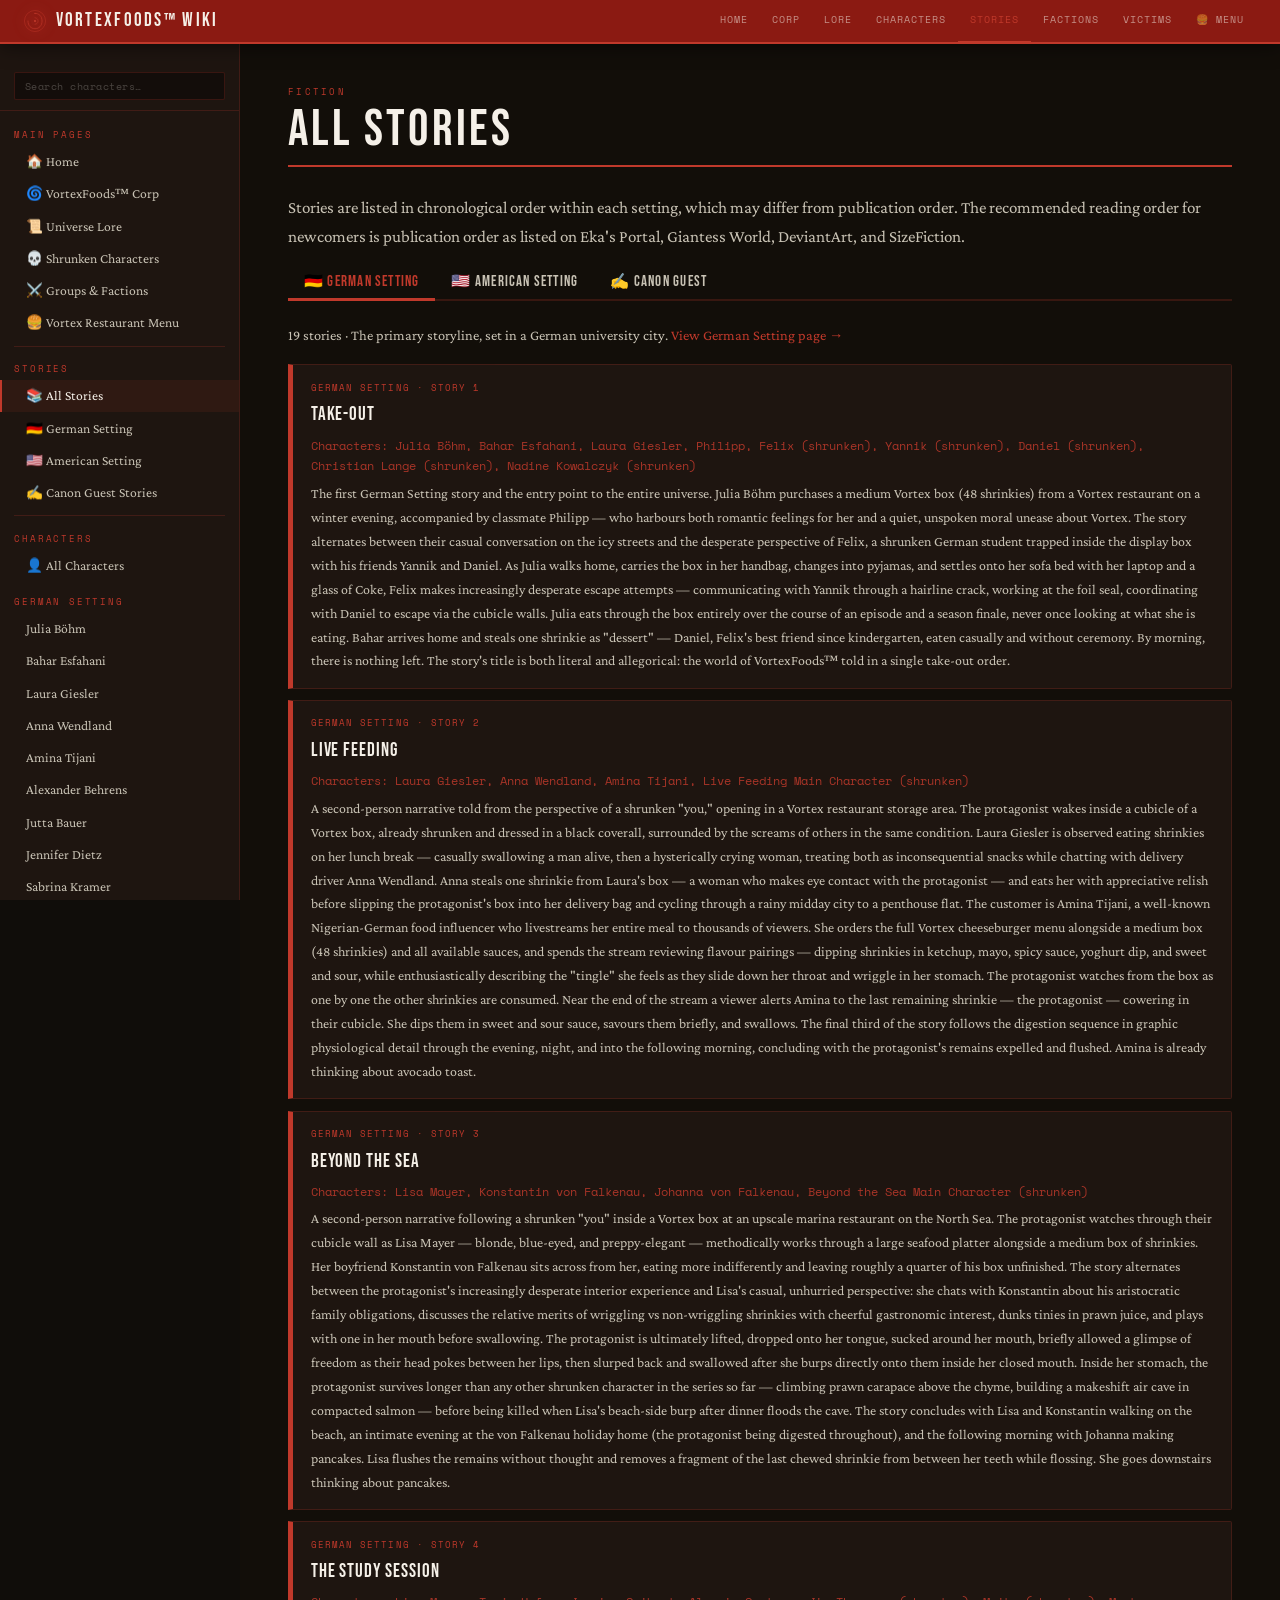
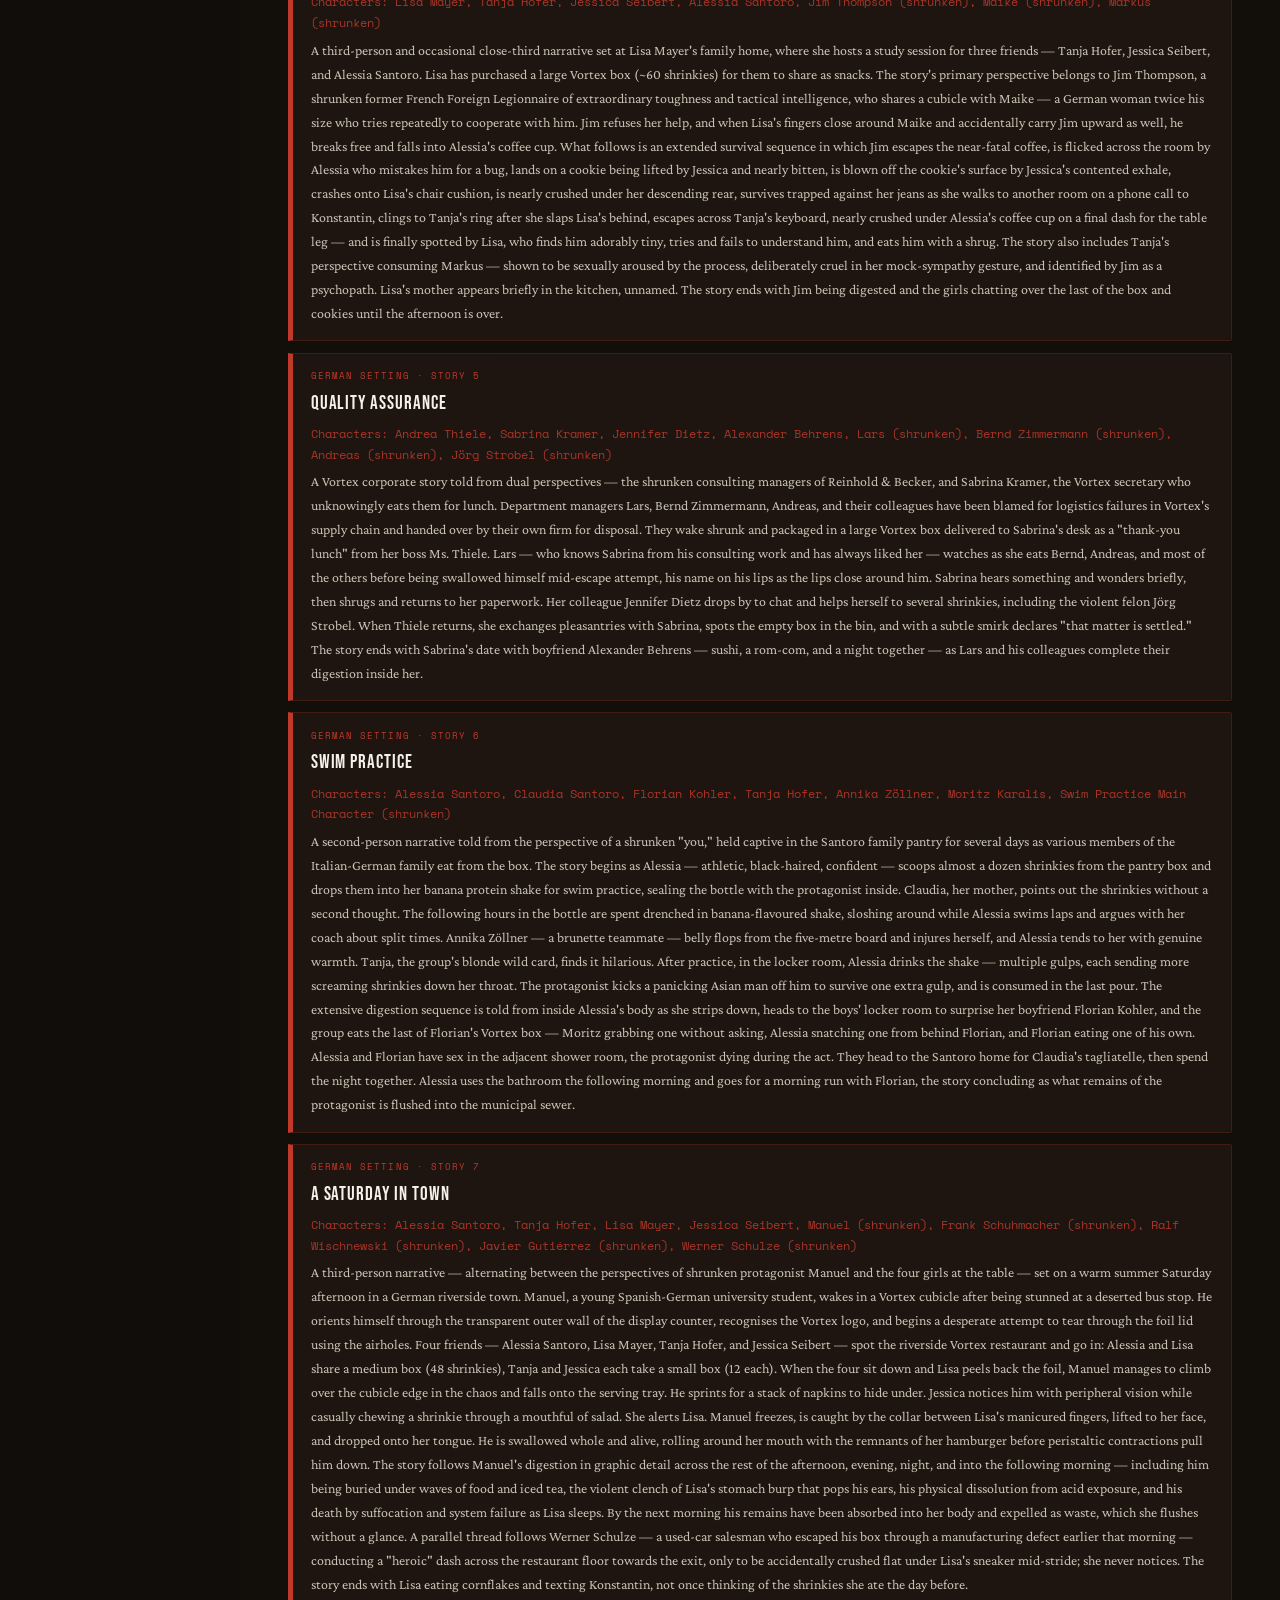
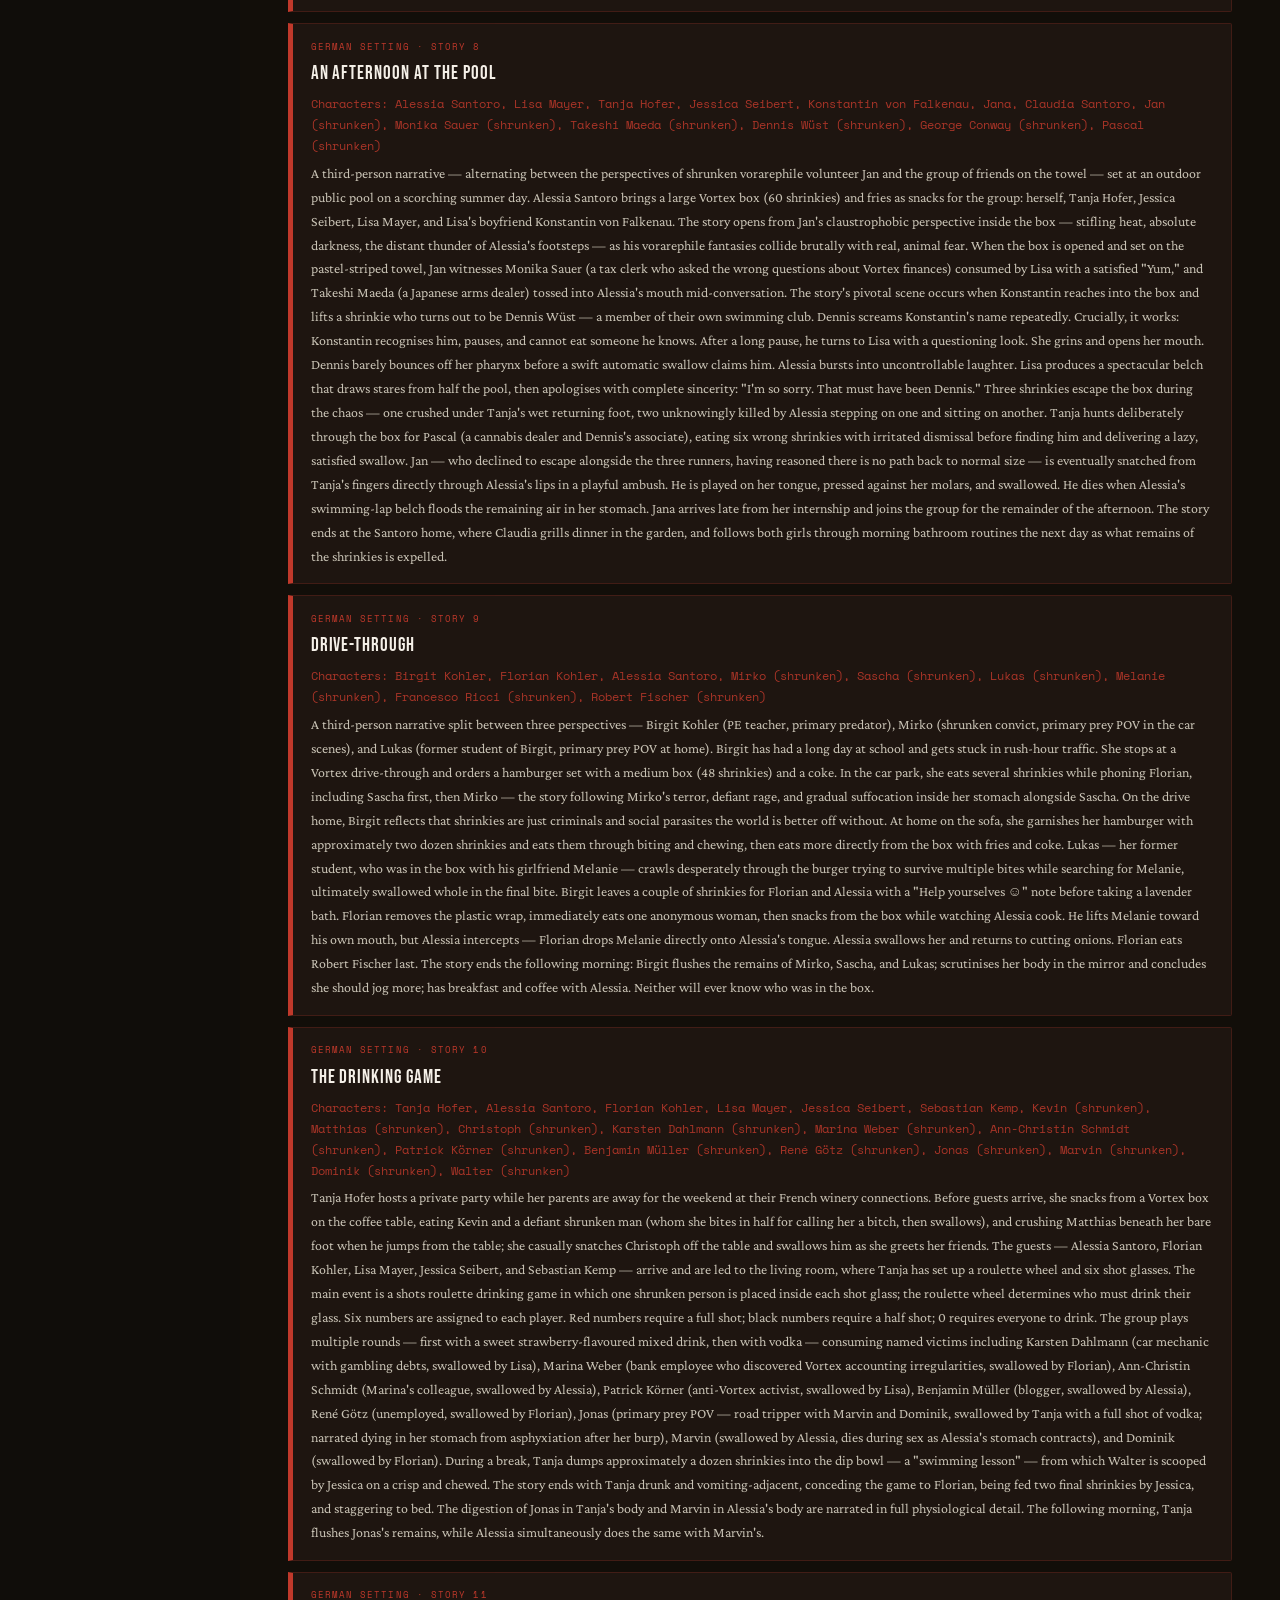
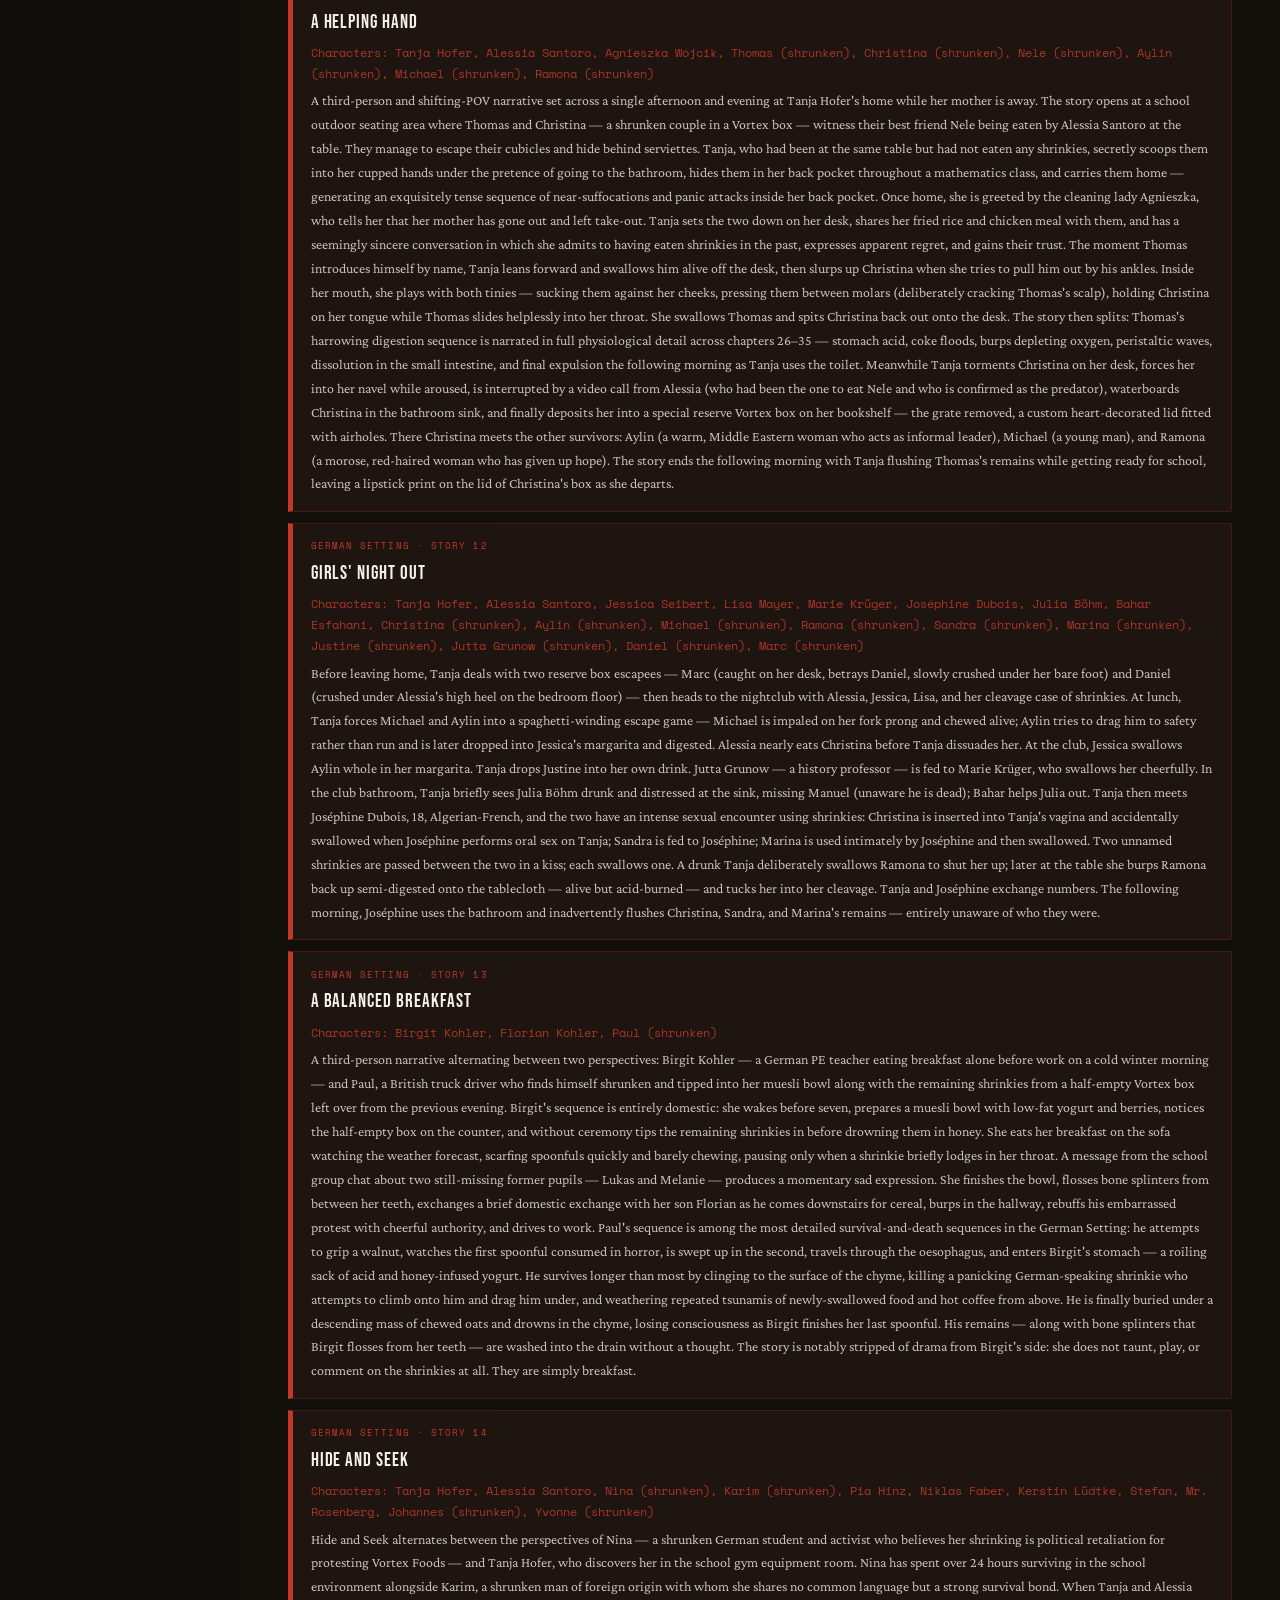
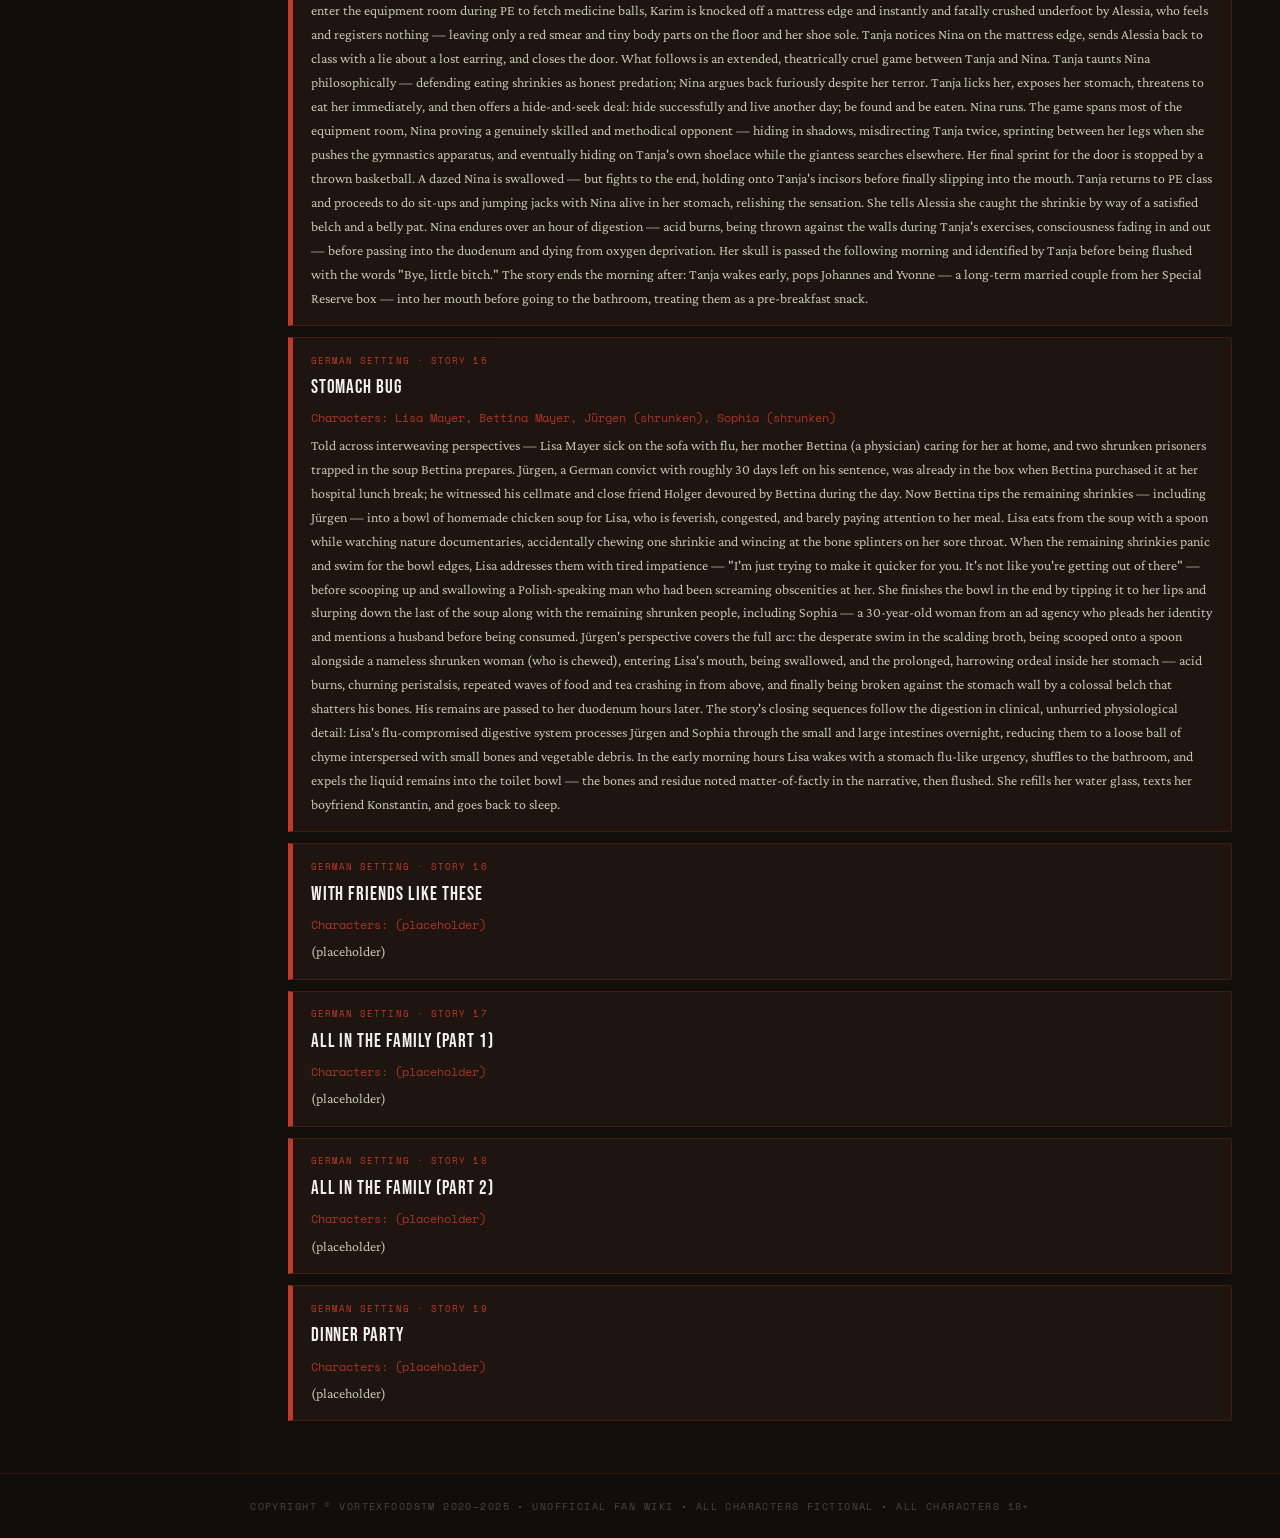
<file: stories.html>
<!DOCTYPE html>
<html lang="en">
<head>
<meta charset="UTF-8">
<meta name="viewport" content="width=device-width, initial-scale=1.0">
<title>All Stories — VortexFoods™ Wiki</title>
<link rel="stylesheet" href="styles.css">
</head>
<body>

<div id="topbar"></div>

<div class="wiki-layout">
  <nav id="sidebar"></nav>
  <main id="content" class="fade-in">

    <div class="page-eyebrow">Fiction</div>
    <div class="page-title">All Stories</div>

    <p>Stories are listed in chronological order within each setting, which may differ from publication order. The recommended reading order for newcomers is publication order as listed on Eka's Portal, Giantess World, DeviantArt, and SizeFiction.</p>

    <div class="tab-bar">
      <button class="tab-btn active" onclick="switchTab(this,'tab-german')">🇩🇪 German Setting</button>
      <button class="tab-btn" onclick="switchTab(this,'tab-american')">🇺🇸 American Setting</button>
      <button class="tab-btn" onclick="switchTab(this,'tab-canon')">✍️ Canon Guest</button>
    </div>

    <div class="tab-panel active" id="tab-german">
      <p style="margin-bottom:1rem;color:var(--faint);font-size:0.9rem;">19 stories · The primary storyline, set in a German university city. <a href="german.html" style="color:var(--red);">View German Setting page →</a></p>
      <div id="list-german"></div>
    </div>

    <div class="tab-panel" id="tab-american">
      <p style="margin-bottom:1rem;color:var(--faint);font-size:0.9rem;">5 stories · Military, activism, and corporate power in the United States. <a href="american.html" style="color:var(--red);">View American Setting page →</a></p>
      <div id="list-american"></div>
    </div>

    <div class="tab-panel" id="tab-canon">
      <div class="callout">These stories were written by guest author <strong>Marius-the-Mage</strong> with the permission of the original creator. They are considered fully canonical within the VortexFoods™ universe. <a href="canon.html" style="color:var(--red);">View Canon Guest Stories page →</a></div>
      <div id="list-canon"></div>
    </div>

  </main>
</div>

<footer>COPYRIGHT © VORTEXFOODSTM 2020–2025 &bull; UNOFFICIAL FAN WIKI &bull; ALL CHARACTERS FICTIONAL &bull; ALL CHARACTERS 18+</footer>

<script src="data.js"></script>
<script>

function switchTab(btn, tabId) {
  document.querySelectorAll('.tab-btn').forEach(b => b.classList.remove('active'));
  btn.classList.add('active');
  document.querySelectorAll('.tab-panel').forEach(p => p.classList.remove('active'));
  document.getElementById(tabId).classList.add('active');
}

function init() {
  renderNav('stories.html');

  const lg = document.getElementById('list-german');
  const la = document.getElementById('list-american');
  const lc = document.getElementById('list-canon');

  germanStories.forEach(s => lg.innerHTML += makeStoryCard(s, 'German Setting'));
  americanStories.forEach(s => la.innerHTML += makeStoryCard(s, 'American Setting'));
  canonStories.forEach(s => lc.innerHTML += makeStoryCard(s, 'Canon Guest'));
}

init();
</script>
</body>
</html>
</file>
<file: styles.css>
@import url('https://fonts.googleapis.com/css2?family=Bebas+Neue&family=Crimson+Pro:ital,wght@0,300;0,400;0,600;1,300;1,400&family=Space+Mono:wght@400;700&display=swap');

:root {
  --red: #c0392b;
  --dark-red: #8b1a12;
  --cream: #f5f0e8;
  --paper: #ede8dc;
  --dark: #100d0a;
  --mid: #1e1510;
  --ink: #2c2218;
  --gold: #b8860b;
  --faint: #c8c2b4;
  --muted: rgba(245,240,232,0.45);
  --border: rgba(192,57,43,0.22);
  --t: 0.2s ease;
}

*, *::before, *::after { box-sizing: border-box; margin: 0; padding: 0; }

html { scroll-behavior: smooth; }

body {
  background: var(--dark);
  color: var(--cream);
  font-family: 'Crimson Pro', Georgia, serif;
  font-size: 17px;
  line-height: 1.72;
  min-height: 100vh;
}

/* ─── TOPBAR ─────────────────────────────────── */
#topbar {
  background: var(--dark-red);
  height: 44px;
  display: flex;
  align-items: center;
  padding: 0 1.5rem;
  gap: 0.2rem;
  position: sticky;
  top: 0;
  z-index: 200;
  border-bottom: 2px solid var(--red);
  box-shadow: 0 2px 20px rgba(0,0,0,0.5);
}

.topbar-brand {
  font-family: 'Bebas Neue', sans-serif;
  font-size: 19px;
  letter-spacing: 0.12em;
  color: var(--cream);
  text-decoration: none;
  margin-right: auto;
  display: flex;
  align-items: center;
  gap: 0.6rem;
}

.topbar-brand svg {
  width: 22px;
  height: 22px;
  animation: spin 20s linear infinite;
  filter: drop-shadow(0 0 6px rgba(192,57,43,0.8));
}

@keyframes spin { to { transform: rotate(360deg); } }

.topbar-nav {
  display: flex;
  gap: 0;
  align-items: center;
}

.topbar-nav a {
  font-family: 'Space Mono', monospace;
  font-size: 10px;
  letter-spacing: 0.1em;
  text-transform: uppercase;
  color: rgba(245,240,232,0.55);
  text-decoration: none;
  padding: 0 0.75rem;
  height: 44px;
  display: flex;
  align-items: center;
  border-bottom: 2px solid transparent;
  transition: all var(--t);
}

.topbar-nav a:hover { color: var(--cream); }
.topbar-nav a.active {
  color: var(--red);
  border-bottom-color: var(--red);
}

/* ─── LAYOUT ─────────────────────────────────── */
.wiki-layout {
  display: grid;
  grid-template-columns: 240px 1fr;
  max-width: 1400px;
  margin: 0 auto;
  min-height: calc(100vh - 44px);
}

/* ─── SIDEBAR ────────────────────────────────── */
#sidebar {
  background: var(--mid);
  border-right: 1px solid var(--border);
  position: sticky;
  top: 44px;
  height: calc(100vh - 44px);
  overflow-y: auto;
  padding: 1rem 0;
}

#sidebar::-webkit-scrollbar { width: 3px; }
#sidebar::-webkit-scrollbar-thumb { background: var(--red); }

.sb-search {
  padding: 0.6rem 0.9rem;
  border-bottom: 1px solid var(--border);
  margin-bottom: 0.5rem;
}

.sb-search input {
  width: 100%;
  background: rgba(0,0,0,0.35);
  border: 1px solid var(--border);
  color: var(--cream);
  padding: 0.35rem 0.6rem;
  font-family: 'Space Mono', monospace;
  font-size: 10px;
  letter-spacing: 0.05em;
  border-radius: 2px;
  outline: none;
  transition: border-color var(--t);
}
.sb-search input::placeholder { color: rgba(245,240,232,0.25); }
.sb-search input:focus { border-color: var(--red); }

.sb-section {
  margin-bottom: 0.25rem;
}

.sb-label {
  font-family: 'Space Mono', monospace;
  font-size: 9px;
  letter-spacing: 0.2em;
  text-transform: uppercase;
  color: var(--red);
  padding: 0.5rem 0.9rem 0.2rem;
  display: block;
}

.sb-link {
  display: block;
  padding: 0.28rem 0.9rem 0.28rem 1.5rem;
  color: var(--faint);
  text-decoration: none;
  font-size: 0.85rem;
  border-left: 2px solid transparent;
  transition: all var(--t);
}

.sb-link:hover, .sb-link.active {
  color: var(--cream);
  background: rgba(192,57,43,0.1);
  border-left-color: var(--red);
}

.sb-divider {
  border: none;
  border-top: 1px solid var(--border);
  margin: 0.4rem 0.9rem;
}

/* ─── CONTENT ────────────────────────────────── */
#content {
  padding: 2.5rem 3rem;
  background: #120e09;
  min-width: 0;
}

/* ─── PAGE HEADER ────────────────────────────── */
.page-eyebrow {
  font-family: 'Space Mono', monospace;
  font-size: 9px;
  letter-spacing: 0.25em;
  text-transform: uppercase;
  color: var(--red);
  margin-bottom: 0.3rem;
}

.page-title {
  font-family: 'Bebas Neue', sans-serif;
  font-size: clamp(2.2rem, 4vw, 3.2rem);
  letter-spacing: 0.06em;
  line-height: 1;
  color: var(--cream);
  border-bottom: 2px solid var(--red);
  padding-bottom: 0.6rem;
  margin-bottom: 1.6rem;
}

/* ─── SECTION HEADS ──────────────────────────── */
h2.sh {
  font-family: 'Bebas Neue', sans-serif;
  font-size: 1.6rem;
  letter-spacing: 0.07em;
  color: var(--red);
  border-left: 4px solid var(--red);
  padding-left: 0.7rem;
  margin: 2rem 0 0.8rem;
}

h3.sub {
  font-family: 'Crimson Pro', serif;
  font-size: 1.1rem;
  font-weight: 600;
  color: var(--cream);
  margin: 1.2rem 0 0.3rem;
}

p { margin-bottom: 0.85rem; color: var(--faint); }
p strong { color: var(--cream); }
p a { color: var(--red); text-decoration: none; }
p a:hover { text-decoration: underline; }

/* ─── INFOBOX ────────────────────────────────── */
.infobox {
  float: right;
  width: 250px;
  background: var(--mid);
  border: 1px solid rgba(192,57,43,0.35);
  border-top: 4px solid var(--red);
  margin: 0 0 1.5rem 2rem;
  font-size: 0.84rem;
  border-radius: 2px;
  overflow: hidden;
}

.infobox-title {
  background: var(--dark-red);
  padding: 0.55rem 0.9rem;
  font-family: 'Bebas Neue', sans-serif;
  font-size: 1.05rem;
  letter-spacing: 0.06em;
  color: var(--cream);
  text-align: center;
}

.infobox table { width: 100%; border-collapse: collapse; }
.infobox td {
  padding: 0.28rem 0.75rem;
  border-bottom: 1px solid rgba(255,255,255,0.05);
  vertical-align: top;
  font-size: 0.83rem;
}
.infobox td:first-child {
  font-family: 'Space Mono', monospace;
  font-size: 9px;
  letter-spacing: 0.05em;
  color: var(--red);
  text-transform: uppercase;
  width: 42%;
}
.infobox td:last-child { color: var(--cream); }

.infobox-meas {
  padding: 0.4rem 0.75rem;
  border-top: 1px solid var(--border);
}

.infobox-meas-label {
  font-family: 'Space Mono', monospace;
  font-size: 9px;
  color: var(--red);
  text-transform: uppercase;
  letter-spacing: 0.1em;
  margin-bottom: 0.3rem;
}

.clearfix::after { content:''; display:table; clear:both; }

/* ─── BADGES ─────────────────────────────────── */
.badge {
  display: inline-block;
  padding: 1px 6px;
  border-radius: 2px;
  font-family: 'Space Mono', monospace;
  font-size: 9px;
  letter-spacing: 0.05em;
  text-transform: uppercase;
}
.b-alive  { background: rgba(39,174,96,0.2); color: #5deb8a; border: 1px solid #27ae60; }
.b-dec    { background: rgba(192,57,43,0.2); color: #e87070; border: 1px solid var(--red); }
.b-shrunk { background: rgba(184,134,11,0.2); color: #f0c040; border: 1px solid var(--gold); }
.b-unk    { background: rgba(100,100,100,0.25); color: #aaa; border: 1px solid #555; }

/* ─── CALLOUT ────────────────────────────────── */
.callout {
  background: rgba(192,57,43,0.09);
  border: 1px solid rgba(192,57,43,0.3);
  border-left: 4px solid var(--red);
  border-radius: 2px;
  padding: 0.9rem 1.1rem;
  margin: 1rem 0 1.4rem;
  font-size: 0.91rem;
  color: var(--faint);
}
.callout strong { color: var(--cream); }

/* ─── QUOTE ──────────────────────────────────── */
.lore-quote {
  border-left: 3px solid var(--red);
  margin: 1.5rem 0;
  padding: 0.75rem 1.1rem;
  background: rgba(192,57,43,0.06);
  font-style: italic;
  color: var(--faint);
  font-size: 1.02rem;
}
.lore-quote cite {
  display: block;
  margin-top: 0.4rem;
  font-style: normal;
  font-family: 'Space Mono', monospace;
  font-size: 9px;
  letter-spacing: 0.1em;
  color: var(--red);
  text-transform: uppercase;
}

/* ─── TABLES ─────────────────────────────────── */
.wiki-table {
  width: 100%;
  border-collapse: collapse;
  margin: 0.8rem 0;
  font-size: 0.87rem;
}
.wiki-table th {
  background: var(--dark-red);
  color: var(--cream);
  padding: 0.45rem 0.75rem;
  text-align: left;
  font-family: 'Space Mono', monospace;
  font-size: 9px;
  letter-spacing: 0.12em;
  text-transform: uppercase;
  white-space: nowrap;
}
.wiki-table td {
  padding: 0.4rem 0.75rem;
  border-bottom: 1px solid rgba(192,57,43,0.1);
  color: var(--faint);
  vertical-align: top;
}
.wiki-table tr:hover td { background: rgba(192,57,43,0.06); }
.wiki-table td:first-child { color: var(--cream); }
.wiki-table a { color: var(--red); text-decoration: none; }
.wiki-table a:hover { text-decoration: underline; }

/* ─── CHARACTER GRID ─────────────────────────── */
.char-grid {
  display: grid;
  grid-template-columns: repeat(auto-fill, minmax(175px, 1fr));
  gap: 0.8rem;
  margin-top: 1rem;
}

.char-card {
  background: var(--mid);
  border: 1px solid var(--border);
  border-top: 3px solid var(--red);
  padding: 0.85rem;
  text-decoration: none;
  display: block;
  transition: all var(--t);
  border-radius: 2px;
}

.char-card:hover {
  border-color: var(--red);
  background: rgba(192,57,43,0.09);
  transform: translateY(-2px);
  box-shadow: 0 5px 18px rgba(192,57,43,0.18);
}

.cc-name {
  font-family: 'Bebas Neue', sans-serif;
  font-size: 1.1rem;
  letter-spacing: 0.04em;
  color: var(--cream);
  margin-bottom: 0.2rem;
  line-height: 1.2;
}

.cc-nat {
  font-family: 'Space Mono', monospace;
  font-size: 8.5px;
  letter-spacing: 0.1em;
  color: var(--red);
  text-transform: uppercase;
  margin-bottom: 0.25rem;
}

.cc-role {
  font-size: 0.8rem;
  color: var(--faint);
  font-style: italic;
  margin-bottom: 0.35rem;
}

/* ─── STORY CARDS ────────────────────────────── */
.story-card {
  background: var(--mid);
  border: 1px solid var(--border);
  border-left: 5px solid var(--red);
  padding: 0.9rem 1.1rem;
  margin-bottom: 0.7rem;
  border-radius: 0 2px 2px 0;
  transition: all var(--t);
}

.story-card:hover {
  background: rgba(192,57,43,0.09);
  border-left-color: #ff6b5a;
  transform: translateX(3px);
}

.sc-meta {
  font-family: 'Space Mono', monospace;
  font-size: 9px;
  letter-spacing: 0.12em;
  color: var(--red);
  text-transform: uppercase;
  margin-bottom: 0.2rem;
}

.sc-title {
  font-family: 'Bebas Neue', sans-serif;
  font-size: 1.2rem;
  letter-spacing: 0.05em;
  color: var(--cream);
  margin-bottom: 0.2rem;
}

.sc-chars {
  font-size: 0.78rem;
  color: rgba(192,57,43,0.85);
  font-family: 'Space Mono', monospace;
  margin-bottom: 0.35rem;
  font-size: 0.76rem;
}

.sc-desc { font-size: 0.87rem; color: var(--faint); }

/* ─── TABS ───────────────────────────────────── */
.tab-bar {
  display: flex;
  border-bottom: 2px solid var(--border);
  margin-bottom: 1.4rem;
  gap: 0;
}

.tab-btn {
  background: none;
  border: none;
  border-bottom: 3px solid transparent;
  margin-bottom: -2px;
  padding: 0.45rem 1rem;
  color: var(--faint);
  font-family: 'Bebas Neue', sans-serif;
  font-size: 0.95rem;
  letter-spacing: 0.08em;
  cursor: pointer;
  transition: all var(--t);
}
.tab-btn:hover { color: var(--cream); }
.tab-btn.active { color: var(--red); border-bottom-color: var(--red); }

.tab-panel { display: none; }
.tab-panel.active { display: block; }

/* ─── HERO (home only) ───────────────────────── */
.hero {
  background: linear-gradient(140deg, #0a0704 0%, #180a06 50%, #221008 100%);
  padding: 4rem 2rem 3.5rem;
  text-align: center;
  border-bottom: 3px solid var(--red);
  position: relative;
  overflow: hidden;
}

.hero::before {
  content: '';
  position: absolute;
  inset: 0;
  background: radial-gradient(ellipse at 50% 70%, rgba(192,57,43,0.15) 0%, transparent 65%);
  pointer-events: none;
}

.hero-logo {
  width: 80px;
  height: 80px;
  margin: 0 auto 1.2rem;
}
.hero-logo svg {
  width: 100%;
  height: 100%;
  animation: spin 18s linear infinite;
  filter: drop-shadow(0 0 22px rgba(192,57,43,0.65));
}

.hero h1 {
  font-family: 'Bebas Neue', sans-serif;
  font-size: clamp(2.8rem, 7vw, 5.5rem);
  letter-spacing: 0.08em;
  line-height: 1;
  color: var(--cream);
  text-shadow: 0 0 50px rgba(192,57,43,0.4);
}

.hero h1 sup {
  font-size: 0.33em;
  color: var(--red);
  vertical-align: super;
}

.hero-tag {
  margin-top: 0.8rem;
  font-family: 'Space Mono', monospace;
  font-size: 10px;
  letter-spacing: 0.3em;
  color: var(--red);
  text-transform: uppercase;
}

.hero-desc {
  max-width: 540px;
  margin: 1.2rem auto 0;
  color: rgba(245,240,232,0.5);
  font-style: italic;
  font-size: 0.97rem;
}

/* ─── SECTION CARDS (home) ───────────────────── */
.section-grid {
  display: grid;
  grid-template-columns: repeat(auto-fill, minmax(220px, 1fr));
  gap: 0.9rem;
  margin-top: 1rem;
}

.section-card {
  background: var(--mid);
  border: 1px solid var(--border);
  border-top: 3px solid var(--red);
  padding: 1.1rem;
  text-decoration: none;
  display: block;
  transition: all var(--t);
  border-radius: 2px;
}

.section-card:hover {
  border-color: var(--red);
  background: rgba(192,57,43,0.1);
  transform: translateY(-2px);
  box-shadow: 0 6px 22px rgba(192,57,43,0.2);
}

.sc-icon {
  font-size: 1.6rem;
  margin-bottom: 0.5rem;
  display: block;
}

.sc-card-title {
  font-family: 'Bebas Neue', sans-serif;
  font-size: 1.2rem;
  letter-spacing: 0.06em;
  color: var(--cream);
  margin-bottom: 0.3rem;
}

.sc-card-desc {
  font-size: 0.83rem;
  color: var(--faint);
}

/* ─── CHAR PROFILE ───────────────────────────── */
.char-profile-nav {
  display: flex;
  align-items: center;
  gap: 0.5rem;
  margin-bottom: 1.4rem;
  font-family: 'Space Mono', monospace;
  font-size: 10px;
  letter-spacing: 0.05em;
  color: var(--faint);
}

.char-profile-nav a {
  color: var(--red);
  text-decoration: none;
}

.char-profile-nav a:hover { text-decoration: underline; }

/* ─── STORY APPEARANCES LIST ─────────────────── */
.story-appear-list {
  list-style: none;
  padding: 0;
  display: flex;
  flex-wrap: wrap;
  gap: 0.4rem;
  margin-top: 0.5rem;
}

.story-appear-list li {
  background: rgba(192,57,43,0.12);
  border: 1px solid var(--border);
  border-radius: 2px;
  padding: 0.15rem 0.55rem;
  font-family: 'Space Mono', monospace;
  font-size: 9.5px;
  letter-spacing: 0.04em;
  color: var(--faint);
}

/* ─── VICTIMS LIST ───────────────────────────── */
.victims-list {
  list-style: none;
  padding: 0;
}

.victims-list li {
  padding: 0.35rem 0;
  border-bottom: 1px solid var(--border);
  color: var(--faint);
  font-size: 0.88rem;
}

.victims-list li::before {
  content: '⚰ ';
  color: var(--red);
  font-size: 0.75em;
}

/* ─── FOOTER ─────────────────────────────────── */
footer {
  background: var(--dark);
  border-top: 1px solid var(--border);
  padding: 1.5rem 2rem;
  text-align: center;
  font-family: 'Space Mono', monospace;
  font-size: 9.5px;
  letter-spacing: 0.15em;
  color: rgba(245,240,232,0.25);
}

/* ─── FADE IN ────────────────────────────────── */
@keyframes fadeIn {
  from { opacity: 0; transform: translateY(6px); }
  to   { opacity: 1; transform: none; }
}

.fade-in { animation: fadeIn 0.3s ease both; }

/* ─── RESPONSIVE ─────────────────────────────── */
@media (max-width: 820px) {
  .wiki-layout { grid-template-columns: 1fr; }
  #sidebar { position: relative; height: auto; top: 0; }
  #content { padding: 1.5rem; }
  .infobox { float: none; width: 100%; margin: 0 0 1.5rem; }
  .topbar-nav { display: none; }
}
</file>
